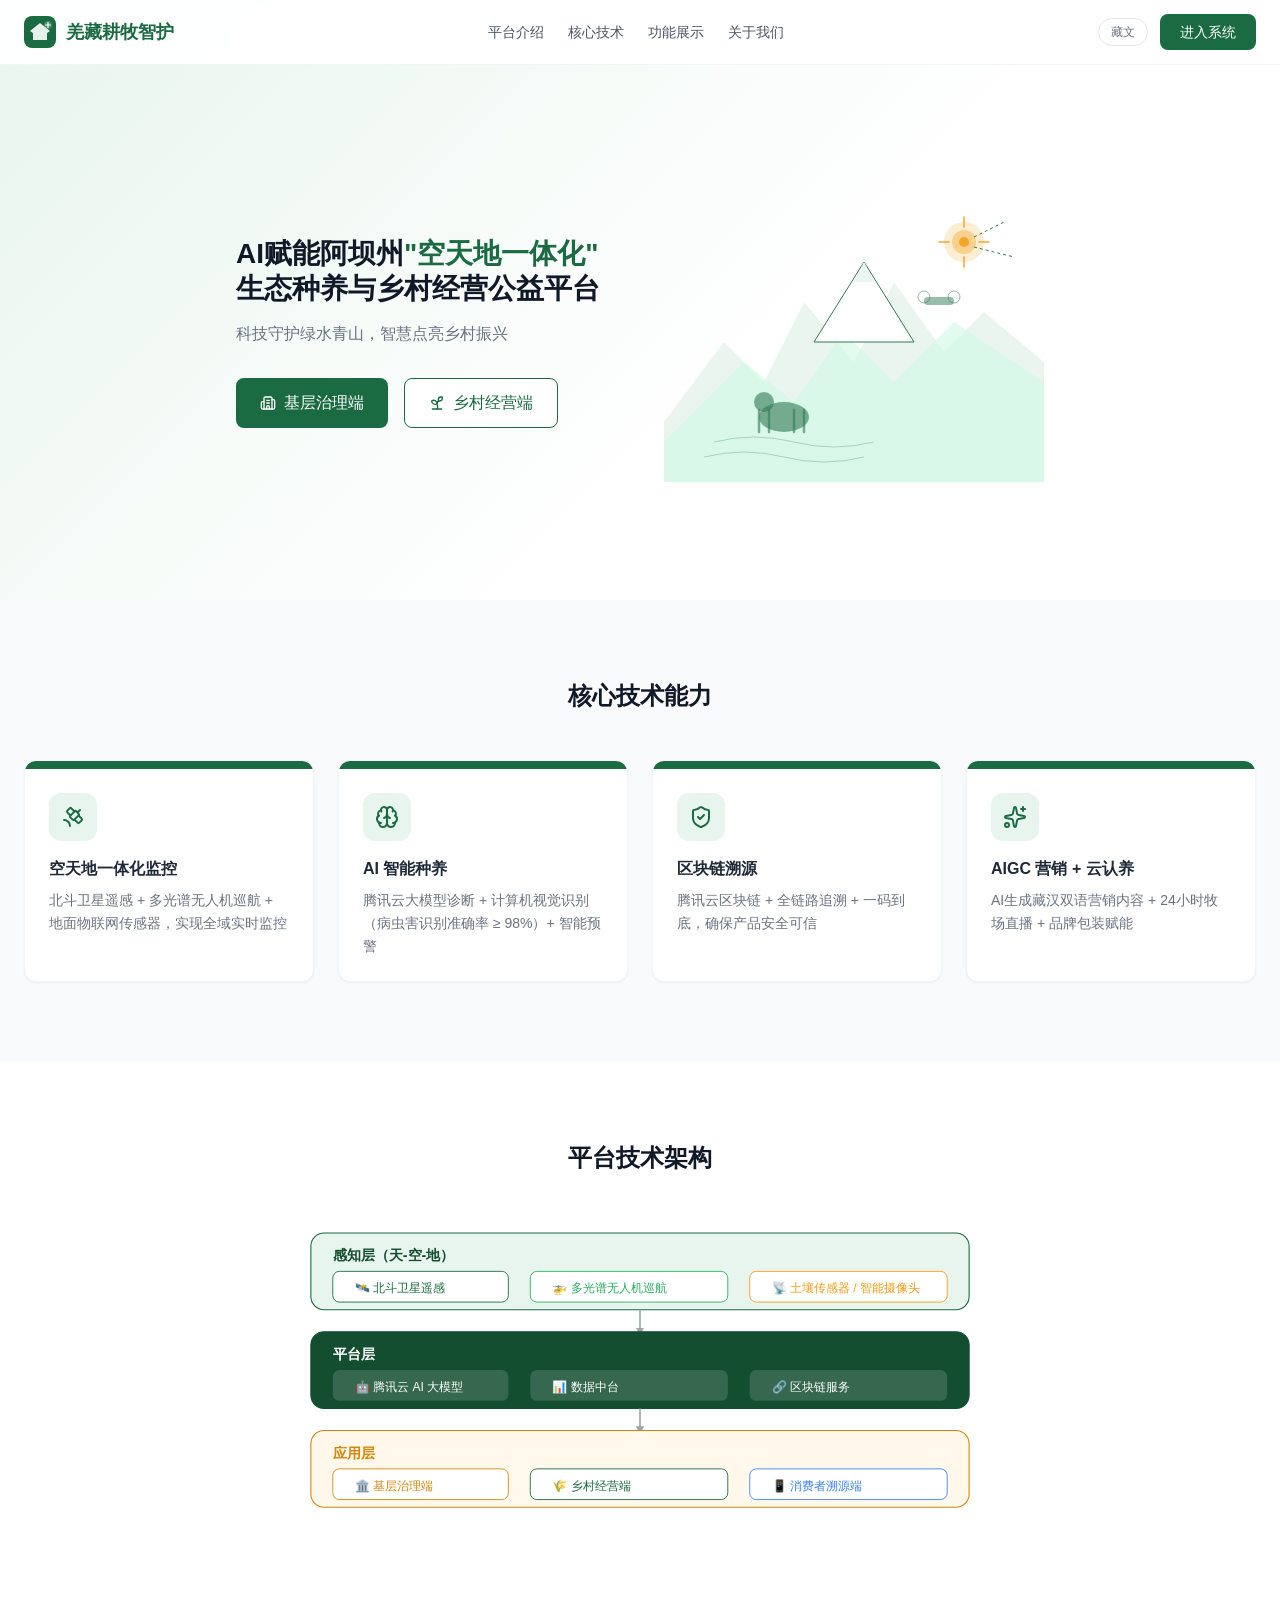
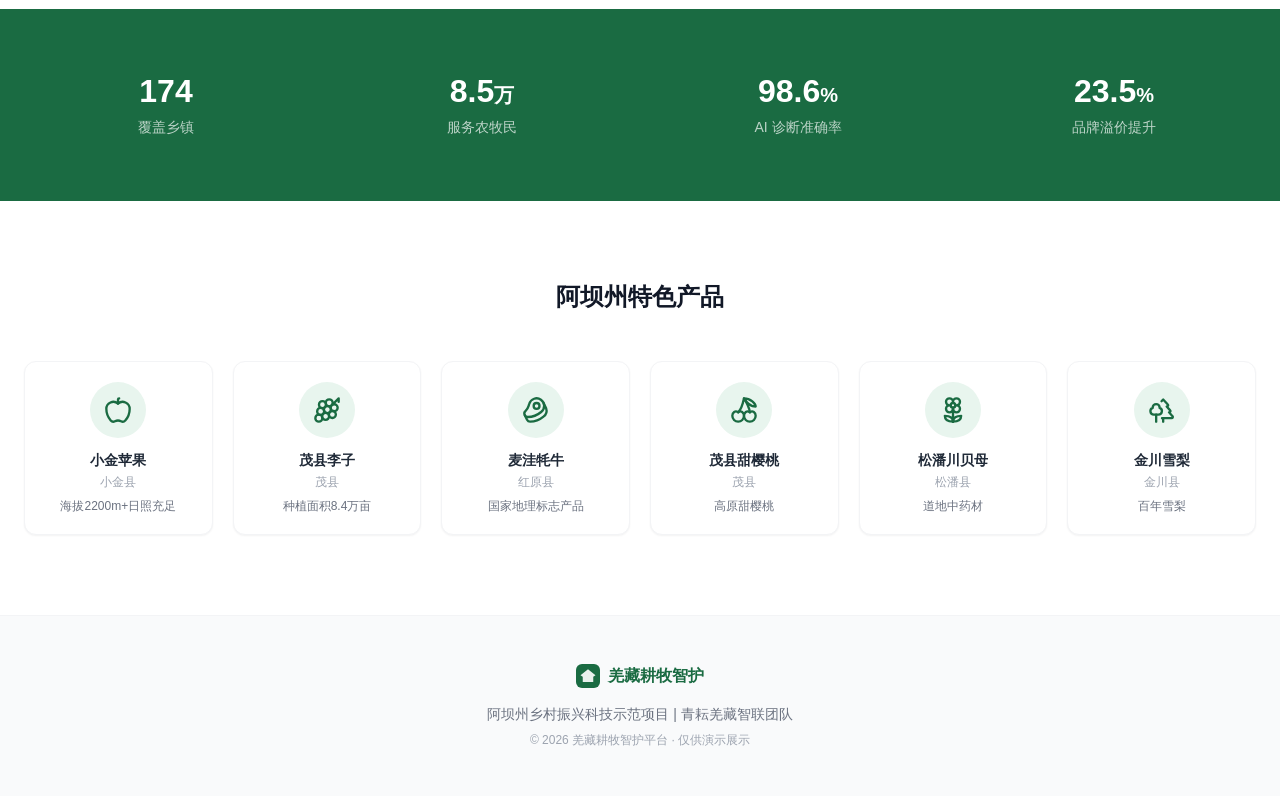
<file: index.html>
<!DOCTYPE html>
<html lang="zh-CN">
<head>
  <meta charset="UTF-8">
  <meta name="viewport" content="width=device-width, initial-scale=1.0">
  <title>羌藏耕牧智护 - AI赋能阿坝州生态种养与乡村经营平台</title>
  <!-- Google Fonts -->
  <!-- Tailwind CSS -->
  <script src="js/vendor/tailwind-play.min.js"></script>
  <script>
    tailwind.config = {
      theme: {
        extend: {
          colors: {
            primary: { DEFAULT: '#1A6B42', light: '#E8F5EE', dark: '#134E30' },
            secondary: { DEFAULT: '#D4860A', light: '#FFF8EB' },
            accent: { red: '#E74C3C', orange: '#F39C12' }
          },
          fontFamily: { sans: ['Noto Sans SC', '-apple-system', 'BlinkMacSystemFont', 'Segoe UI', 'sans-serif'] }
        }
      }
    }
  </script>
  <!-- Lucide Icons -->
  <script src="js/vendor/lucide.min.js"></script>
  <!-- Custom CSS -->
  <link rel="stylesheet" href="css/custom.css">
</head>
<body class="bg-white text-gray-800">

  <!-- ========== 顶部导航栏 ========== -->
  <header class="fixed top-0 left-0 right-0 bg-white/95 backdrop-blur border-b border-gray-100 z-50">
    <div class="max-w-7xl mx-auto px-6 h-16 flex items-center justify-between">
      <!-- Logo -->
      <a href="#" class="flex items-center gap-2.5">
        <svg width="32" height="32" viewBox="0 0 32 32" fill="none">
          <rect width="32" height="32" rx="8" fill="#1A6B42"/>
          <path d="M16 7L6 15l3 2v7h14v-7l3-2L16 7z" fill="white" opacity="0.9"/>
          <circle cx="24" cy="9" r="4" fill="white" opacity="0.2"/>
          <path d="M24 6.5v5M21.5 9h5" stroke="white" stroke-width="1.2" stroke-linecap="round"/>
        </svg>
        <span class="text-lg font-bold text-primary">羌藏耕牧智护</span>
      </a>
      <!-- 导航链接 -->
      <nav class="hidden md:flex items-center gap-6 text-sm text-gray-600">
        <a href="#intro" class="hover:text-primary transition">平台介绍</a>
        <a href="#tech" class="hover:text-primary transition">核心技术</a>
        <a href="#features" class="hover:text-primary transition">功能展示</a>
        <a href="#about" class="hover:text-primary transition">关于我们</a>
      </nav>
      <!-- 右侧按钮 -->
      <div class="flex items-center gap-3">
        <button id="lang-switch" class="lang-switch">藏文</button>
        <a href="login.html" class="bg-primary text-white px-5 py-2 rounded-lg font-medium hover:opacity-90 transition text-sm">进入系统</a>
      </div>
    </div>
  </header>

  <!-- ========== Hero 区域 ========== -->
  <section id="intro" class="pt-16 min-h-[600px] flex items-center" style="background: linear-gradient(135deg, #E8F5EE 0%, #FFFFFF 60%);">
    <div class="max-w-7xl mx-auto px-6 py-16 grid md:grid-cols-2 gap-12 items-center">
      <div>
        <h1 class="text-[28px] font-bold text-gray-900 leading-tight mb-4">
          AI赋能阿坝州<span class="text-primary">"空天地一体化"</span><br>生态种养与乡村经营公益平台
        </h1>
        <p class="text-base text-gray-500 mb-8" data-zh="科技守护绿水青山，智慧点亮乡村振兴" data-bo="ལྟེ་གནས་གཙང་ཆུ་དང་རྩེ་མོ་སྲུང་སྐྱོབ།">科技守护绿水青山，智慧点亮乡村振兴</p>
        <div class="flex gap-4">
          <a href="login.html" class="bg-primary text-white px-6 py-3 rounded-lg font-medium hover:opacity-90 transition flex items-center gap-2">
            <i data-lucide="building-2" class="w-4 h-4"></i>
            基层治理端
          </a>
          <a href="login.html" class="bg-white text-primary border border-primary px-6 py-3 rounded-lg font-medium hover:bg-primary-light transition flex items-center gap-2">
            <i data-lucide="sprout" class="w-4 h-4"></i>
            乡村经营端
          </a>
        </div>
      </div>
      <!-- Hero 装饰插画 -->
      <div class="flex justify-center">
        <svg width="380" height="300" viewBox="0 0 380 300" fill="none" class="opacity-90">
          <!-- 山脉 -->
          <path d="M0 240L60 160L100 200L140 120L190 180L230 100L280 170L320 130L380 180V300H0V240Z" fill="#E8F5EE"/>
          <path d="M0 260L80 180L130 220L180 150L230 200L290 140L380 200V300H0V260Z" fill="#D1FAE5" opacity="0.7"/>
          <!-- 雪山 -->
          <path d="M200 80L250 160H150L200 80Z" fill="white" stroke="#1A6B42" stroke-width="1"/>
          <path d="M190 100L200 80L210 100Z" fill="#E8F5EE"/>
          <!-- 太阳/卫星 -->
          <circle cx="300" cy="60" r="20" fill="#F39C12" opacity="0.2"/>
          <circle cx="300" cy="60" r="12" fill="#F39C12" opacity="0.4"/>
          <circle cx="300" cy="60" r="5" fill="#F39C12"/>
          <line x1="300" y1="35" x2="300" y2="45" stroke="#F39C12" stroke-width="1.5" stroke-linecap="round"/>
          <line x1="300" y1="75" x2="300" y2="85" stroke="#F39C12" stroke-width="1.5" stroke-linecap="round"/>
          <line x1="275" y1="60" x2="285" y2="60" stroke="#F39C12" stroke-width="1.5" stroke-linecap="round"/>
          <line x1="315" y1="60" x2="325" y2="60" stroke="#F39C12" stroke-width="1.5" stroke-linecap="round"/>
          <!-- 信号线 -->
          <path d="M310 55L340 40" stroke="#1A6B42" stroke-width="1" stroke-dasharray="3 3"/>
          <path d="M310 65L350 75" stroke="#1A6B42" stroke-width="1" stroke-dasharray="3 3"/>
          <!-- 牦牛剪影 -->
          <ellipse cx="120" cy="235" rx="25" ry="15" fill="#1A6B42" opacity="0.6"/>
          <circle cx="100" cy="220" r="10" fill="#1A6B42" opacity="0.6"/>
          <line x1="95" y1="228" x2="95" y2="250" stroke="#1A6B42" stroke-width="2.5" stroke-linecap="round" opacity="0.6"/>
          <line x1="105" y1="228" x2="105" y2="250" stroke="#1A6B42" stroke-width="2.5" stroke-linecap="round" opacity="0.6"/>
          <line x1="130" y1="228" x2="130" y2="250" stroke="#1A6B42" stroke-width="2.5" stroke-linecap="round" opacity="0.6"/>
          <line x1="140" y1="228" x2="140" y2="250" stroke="#1A6B42" stroke-width="2.5" stroke-linecap="round" opacity="0.6"/>
          <!-- 梯田 -->
          <path d="M50 260Q90 250 130 260Q170 270 210 260" stroke="#1A6B42" stroke-width="1" fill="none" opacity="0.3"/>
          <path d="M40 275Q80 265 120 275Q160 285 200 275" stroke="#1A6B42" stroke-width="1" fill="none" opacity="0.3"/>
          <!-- 无人机 -->
          <rect x="260" y="115" width="30" height="8" rx="4" fill="#1A6B42" opacity="0.5"/>
          <circle cx="260" cy="115" r="6" fill="none" stroke="#1A6B42" stroke-width="1" opacity="0.5"/>
          <circle cx="290" cy="115" r="6" fill="none" stroke="#1A6B42" stroke-width="1" opacity="0.5"/>
        </svg>
      </div>
    </div>
  </section>

  <!-- ========== 核心能力展示 ========== -->
  <section id="tech" class="py-20 bg-gray-50">
    <div class="max-w-7xl mx-auto px-6">
      <h2 class="text-center text-2xl font-bold text-gray-900 mb-12">核心技术能力</h2>
      <div class="grid md:grid-cols-4 gap-6">
        <!-- 卡片1 -->
        <div class="bg-white rounded-xl shadow-sm border border-gray-100 overflow-hidden hover:shadow-md transition">
          <div class="h-2 bg-primary"></div>
          <div class="p-6">
            <div class="w-12 h-12 rounded-xl bg-primary-light flex items-center justify-center mb-4">
              <i data-lucide="satellite" class="w-6 h-6 text-primary"></i>
            </div>
            <h3 class="font-semibold text-gray-800 mb-2">空天地一体化监控</h3>
            <p class="text-sm text-gray-500 leading-relaxed">北斗卫星遥感 + 多光谱无人机巡航 + 地面物联网传感器，实现全域实时监控</p>
          </div>
        </div>
        <!-- 卡片2 -->
        <div class="bg-white rounded-xl shadow-sm border border-gray-100 overflow-hidden hover:shadow-md transition">
          <div class="h-2 bg-primary"></div>
          <div class="p-6">
            <div class="w-12 h-12 rounded-xl bg-primary-light flex items-center justify-center mb-4">
              <i data-lucide="brain" class="w-6 h-6 text-primary"></i>
            </div>
            <h3 class="font-semibold text-gray-800 mb-2">AI 智能种养</h3>
            <p class="text-sm text-gray-500 leading-relaxed">腾讯云大模型诊断 + 计算机视觉识别（病虫害识别准确率 ≥ 98%）+ 智能预警</p>
          </div>
        </div>
        <!-- 卡片3 -->
        <div class="bg-white rounded-xl shadow-sm border border-gray-100 overflow-hidden hover:shadow-md transition">
          <div class="h-2 bg-primary"></div>
          <div class="p-6">
            <div class="w-12 h-12 rounded-xl bg-primary-light flex items-center justify-center mb-4">
              <i data-lucide="shield-check" class="w-6 h-6 text-primary"></i>
            </div>
            <h3 class="font-semibold text-gray-800 mb-2">区块链溯源</h3>
            <p class="text-sm text-gray-500 leading-relaxed">腾讯云区块链 + 全链路追溯 + 一码到底，确保产品安全可信</p>
          </div>
        </div>
        <!-- 卡片4 -->
        <div class="bg-white rounded-xl shadow-sm border border-gray-100 overflow-hidden hover:shadow-md transition">
          <div class="h-2 bg-primary"></div>
          <div class="p-6">
            <div class="w-12 h-12 rounded-xl bg-primary-light flex items-center justify-center mb-4">
              <i data-lucide="sparkles" class="w-6 h-6 text-primary"></i>
            </div>
            <h3 class="font-semibold text-gray-800 mb-2">AIGC 营销 + 云认养</h3>
            <p class="text-sm text-gray-500 leading-relaxed">AI生成藏汉双语营销内容 + 24小时牧场直播 + 品牌包装赋能</p>
          </div>
        </div>
      </div>
    </div>
  </section>

  <!-- ========== 平台架构图 ========== -->
  <section id="features" class="py-20 bg-white">
    <div class="max-w-7xl mx-auto px-6">
      <h2 class="text-center text-2xl font-bold text-gray-900 mb-12">平台技术架构</h2>
      <div class="max-w-3xl mx-auto">
        <svg width="100%" viewBox="0 0 700 280" fill="none" class="mx-auto">
          <!-- 感知层 -->
          <rect x="50" y="10" width="600" height="70" rx="12" fill="#E8F5EE" stroke="#1A6B42" stroke-width="1"/>
          <text x="70" y="35" font-size="13" font-weight="600" fill="#134E30">感知层（天-空-地）</text>
          <!-- 天 -->
          <rect x="70" y="45" width="160" height="28" rx="6" fill="white" stroke="#1A6B42" stroke-width="0.8"/>
          <text x="90" y="64" font-size="11" fill="#1A6B42">🛰️ 北斗卫星遥感</text>
          <!-- 空 -->
          <rect x="250" y="45" width="180" height="28" rx="6" fill="white" stroke="#27AE60" stroke-width="0.8"/>
          <text x="270" y="64" font-size="11" fill="#27AE60">🚁 多光谱无人机巡航</text>
          <!-- 地 -->
          <rect x="450" y="45" width="180" height="28" rx="6" fill="white" stroke="#F39C12" stroke-width="0.8"/>
          <text x="470" y="64" font-size="11" fill="#F39C12">📡 土壤传感器 / 智能摄像头</text>
          <!-- 箭头 -->
          <path d="M350 80L350 100" stroke="#9CA3AF" stroke-width="1.5" marker-end="url(#arrow)"/>
          <defs><marker id="arrow" viewBox="0 0 10 10" refX="5" refY="5" markerWidth="5" markerHeight="5" orient="auto"><path d="M0 0L10 5L0 10Z" fill="#9CA3AF"/></marker></defs>
          <!-- 平台层 -->
          <rect x="50" y="100" width="600" height="70" rx="12" fill="#134E30" stroke="#134E30" stroke-width="1"/>
          <text x="70" y="125" font-size="13" font-weight="600" fill="white">平台层</text>
          <rect x="70" y="135" width="160" height="28" rx="6" fill="rgba(255,255,255,0.15)"/>
          <text x="90" y="154" font-size="11" fill="white">🤖 腾讯云 AI 大模型</text>
          <rect x="250" y="135" width="180" height="28" rx="6" fill="rgba(255,255,255,0.15)"/>
          <text x="270" y="154" font-size="11" fill="white">📊 数据中台</text>
          <rect x="450" y="135" width="180" height="28" rx="6" fill="rgba(255,255,255,0.15)"/>
          <text x="470" y="154" font-size="11" fill="white">🔗 区块链服务</text>
          <!-- 箭头 -->
          <path d="M350 170L350 190" stroke="#9CA3AF" stroke-width="1.5" marker-end="url(#arrow)"/>
          <!-- 应用层 -->
          <rect x="50" y="190" width="600" height="70" rx="12" fill="#FFF8EB" stroke="#D4860A" stroke-width="1"/>
          <text x="70" y="215" font-size="13" font-weight="600" fill="#D4860A">应用层</text>
          <rect x="70" y="225" width="160" height="28" rx="6" fill="white" stroke="#D4860A" stroke-width="0.8"/>
          <text x="90" y="244" font-size="11" fill="#D4860A">🏛️ 基层治理端</text>
          <rect x="250" y="225" width="180" height="28" rx="6" fill="white" stroke="#1A6B42" stroke-width="0.8"/>
          <text x="270" y="244" font-size="11" fill="#1A6B42">🌾 乡村经营端</text>
          <rect x="450" y="225" width="180" height="28" rx="6" fill="white" stroke="#3B82F6" stroke-width="0.8"/>
          <text x="470" y="244" font-size="11" fill="#3B82F6">📱 消费者溯源端</text>
        </svg>
      </div>
    </div>
  </section>

  <!-- ========== 数据成果 ========== -->
  <section class="py-16 bg-primary">
    <div class="max-w-7xl mx-auto px-6">
      <div class="grid grid-cols-2 md:grid-cols-4 gap-8 text-center">
        <div>
          <div class="text-3xl md:text-[32px] font-bold text-white mb-2">174</div>
          <div class="text-sm text-white/70">覆盖乡镇</div>
        </div>
        <div>
          <div class="text-3xl md:text-[32px] font-bold text-white mb-2">8.5<span class="text-xl">万</span></div>
          <div class="text-sm text-white/70">服务农牧民</div>
        </div>
        <div>
          <div class="text-3xl md:text-[32px] font-bold text-white mb-2">98.6<span class="text-xl">%</span></div>
          <div class="text-sm text-white/70">AI 诊断准确率</div>
        </div>
        <div>
          <div class="text-3xl md:text-[32px] font-bold text-white mb-2">23.5<span class="text-xl">%</span></div>
          <div class="text-sm text-white/70">品牌溢价提升</div>
        </div>
      </div>
    </div>
  </section>

  <!-- ========== 特色产品展示 ========== -->
  <section class="py-20 bg-white">
    <div class="max-w-7xl mx-auto px-6">
      <h2 class="text-center text-2xl font-bold text-gray-900 mb-12">阿坝州特色产品</h2>
      <div class="grid grid-cols-2 md:grid-cols-3 lg:grid-cols-6 gap-5" id="products-grid">
        <!-- JS 动态渲染 -->
      </div>
    </div>
  </section>

  <!-- ========== 底部 ========== -->
  <footer id="about" class="py-12 bg-gray-50 border-t border-gray-100">
    <div class="max-w-7xl mx-auto px-6 text-center">
      <div class="flex items-center justify-center gap-2 mb-4">
        <svg width="24" height="24" viewBox="0 0 32 32" fill="none">
          <rect width="32" height="32" rx="8" fill="#1A6B42"/>
          <path d="M16 7L6 15l3 2v7h14v-7l3-2L16 7z" fill="white" opacity="0.9"/>
        </svg>
        <span class="font-semibold text-primary">羌藏耕牧智护</span>
      </div>
      <p class="text-sm text-gray-500 mb-2">阿坝州乡村振兴科技示范项目 | 青耘羌藏智联团队</p>
      <p class="text-xs text-gray-400">© 2026 羌藏耕牧智护平台 · 仅供演示展示</p>
    </div>
  </footer>

  <!-- Scripts -->
  <script src="js/mock-data.js"></script>
  <script src="js/components.js"></script>
  <script>
    document.addEventListener('DOMContentLoaded', () => {
      initCommon();

      // 渲染特色产品卡片
      const grid = document.getElementById('products-grid');
      if (grid && window.MockData) {
        const icons = {
          '小金苹果': 'apple', '茂县李子': 'grape', '麦洼牦牛': 'beef',
          '茂县甜樱桃': 'cherry', '松潘川贝母': 'flower2', '金川雪梨': 'trees'
        };
        window.MockData.featuredProducts.forEach(p => {
          const iconName = icons[p.name] || 'package';
          grid.innerHTML += `
            <div class="bg-white rounded-xl shadow-sm border border-gray-100 p-5 text-center hover:shadow-md transition">
              <div class="w-14 h-14 rounded-full bg-primary-light flex items-center justify-center mx-auto mb-3">
                <i data-lucide="${iconName}" class="w-7 h-7 text-primary"></i>
              </div>
              <h4 class="font-semibold text-gray-800 text-sm mb-1">${p.name}</h4>
              <p class="text-xs text-gray-400 mb-2">${p.county}</p>
              <p class="text-xs text-gray-500">${p.feature}</p>
            </div>
          `;
        });
        // 重新初始化图标
        if (window.lucide) lucide.createIcons();
      }
    });
  </script>
</body>
</html>
</file>
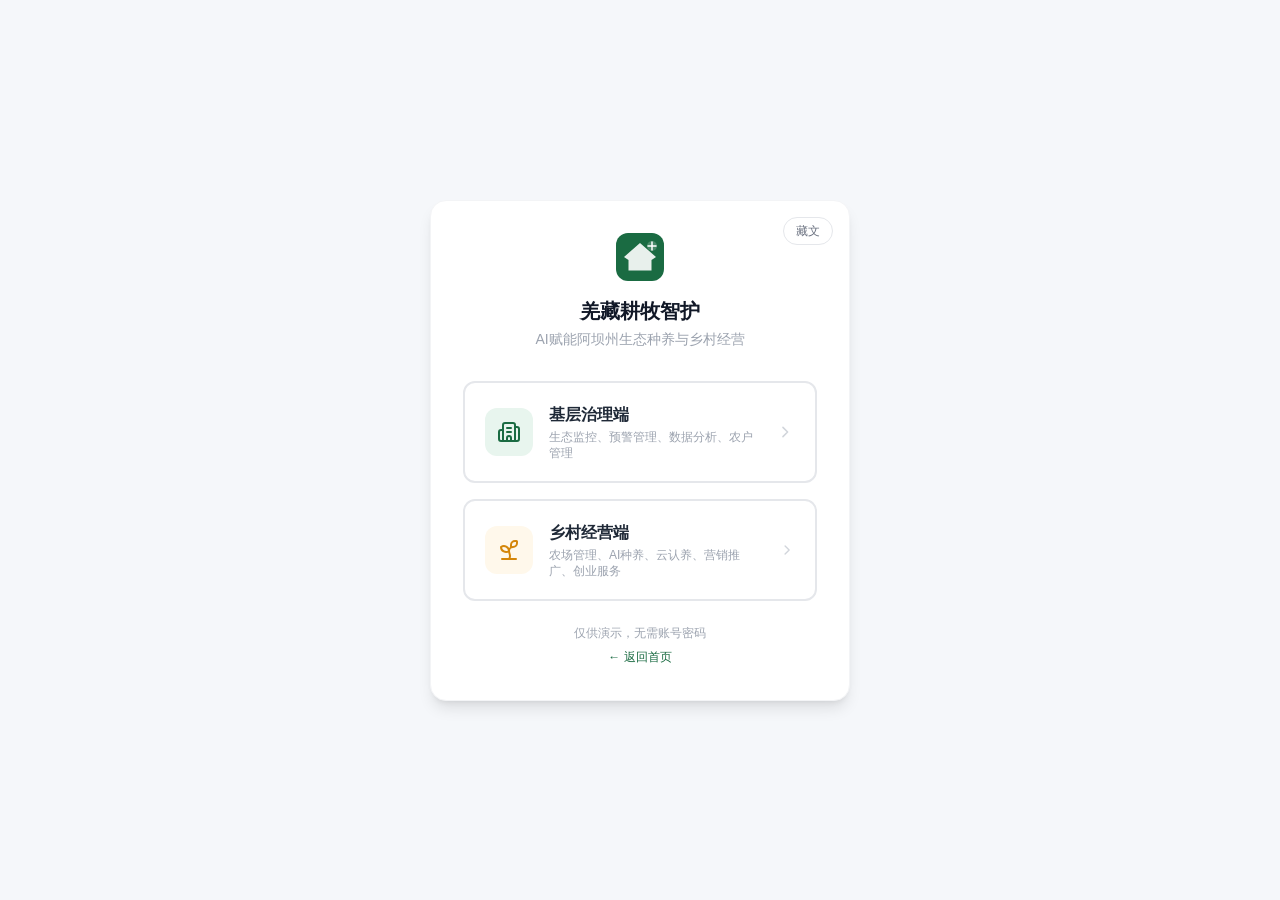
<file: login.html>
<!DOCTYPE html>
<html lang="zh-CN">
<head>
  <meta charset="UTF-8">
  <meta name="viewport" content="width=device-width, initial-scale=1.0">
  <title>登录 - 羌藏耕牧智护</title>
  <script src="js/vendor/tailwind-play.min.js"></script>
  <script>
    tailwind.config = {
      theme: {
        extend: {
          colors: {
            primary: { DEFAULT: '#1A6B42', light: '#E8F5EE', dark: '#134E30' },
            secondary: { DEFAULT: '#D4860A', light: '#FFF8EB' },
            accent: { red: '#E74C3C', orange: '#F39C12' }
          },
          fontFamily: { sans: ['Noto Sans SC', '-apple-system', 'BlinkMacSystemFont', 'Segoe UI', 'sans-serif'] }
        }
      }
    }
  </script>
  <script src="js/vendor/lucide.min.js"></script>
  <link rel="stylesheet" href="css/custom.css">
</head>
<body class="min-h-screen flex items-center justify-center" style="background:#F5F7FA">

  <!-- 登录卡片 -->
  <div class="w-full max-w-[420px] mx-4">
    <div class="bg-white rounded-2xl shadow-lg border border-gray-100 p-8 relative">
      <!-- 右上角双语切换 -->
      <div class="absolute top-4 right-4">
        <button id="lang-switch" class="lang-switch">藏文</button>
      </div>

      <!-- Logo + 标题 -->
      <div class="text-center mb-8">
        <div class="flex justify-center mb-4">
          <svg width="48" height="48" viewBox="0 0 48 48" fill="none">
            <rect width="48" height="48" rx="12" fill="#1A6B42"/>
            <path d="M24 10L8 24l4.5 3v10.5h23V27l4.5-3L24 10z" fill="white" opacity="0.9"/>
            <circle cx="36" cy="13" r="5" fill="white" opacity="0.2"/>
            <path d="M36 9v8M32 13h8" stroke="white" stroke-width="1.5" stroke-linecap="round"/>
          </svg>
        </div>
        <h1 class="text-xl font-bold text-gray-900 mb-1">羌藏耕牧智护</h1>
        <p class="text-sm text-gray-400" data-zh="AI赋能阿坝州生态种养与乡村经营" data-bo="AIགོ་རྒྱུ་མར་རྩེ་མོའི་ཞིང་ལས་དང་གྲོང་གསེབ་ལས་གཏོད་ལ་ཤུགས་སྣོན་བྱེད།">AI赋能阿坝州生态种养与乡村经营</p>
      </div>

      <!-- 角色选择 -->
      <div class="space-y-4">
        <!-- 基层治理端 -->
        <a href="governance/dashboard.html" class="block group">
          <div class="border-2 border-gray-200 rounded-xl p-5 hover:border-primary hover:bg-primary-light/30 transition-all duration-200">
            <div class="flex items-center gap-4">
              <div class="w-12 h-12 rounded-xl bg-primary-light flex items-center justify-center flex-shrink-0 group-hover:bg-primary group-hover:text-white transition">
                <i data-lucide="building-2" class="w-6 h-6 text-primary group-hover:text-white transition"></i>
              </div>
              <div>
                <h3 class="font-semibold text-gray-800 group-hover:text-primary transition" data-zh="基层治理端" data-bo="གོང་རིམ་བདེ་འཛིང་ཕྱོགས།">基层治理端</h3>
                <p class="text-xs text-gray-400 mt-0.5" data-zh="生态监控、预警管理、数据分析、农户管理" data-bo="སྒྱུ་ཁམས་ལྟ་སྐོར། ཉེན་ཟླ་དོ་དམ། གཞི་རྩ་ཞིབ་བཤེར།">生态监控、预警管理、数据分析、农户管理</p>
              </div>
              <i data-lucide="chevron-right" class="w-5 h-5 text-gray-300 group-hover:text-primary ml-auto transition"></i>
            </div>
          </div>
        </a>

        <!-- 乡村经营端 -->
        <a href="farming/farm-home.html" class="block group">
          <div class="border-2 border-gray-200 rounded-xl p-5 hover:border-secondary hover:bg-secondary-light/30 transition-all duration-200">
            <div class="flex items-center gap-4">
              <div class="w-12 h-12 rounded-xl bg-secondary-light flex items-center justify-center flex-shrink-0 group-hover:bg-secondary group-hover:text-white transition">
                <i data-lucide="sprout" class="w-6 h-6 text-secondary group-hover:text-white transition"></i>
              </div>
              <div>
                <h3 class="font-semibold text-gray-800 group-hover:text-secondary transition" data-zh="乡村经营端" data-bo="གྲོང་གསེབ་གྱུར་རྒྱུ་ཕྱོགས།">乡村经营端</h3>
                <p class="text-xs text-gray-400 mt-0.5" data-zh="农场管理、AI种养、云认养、营销推广、创业服务" data-bo="ཞིང་གནས་དོ་དམ། AIལུས་པོ། གློག་སྐྱེས།">农场管理、AI种养、云认养、营销推广、创业服务</p>
              </div>
              <i data-lucide="chevron-right" class="w-5 h-5 text-gray-300 group-hover:text-secondary ml-auto transition"></i>
            </div>
          </div>
        </a>
      </div>

      <!-- 底部提示 -->
      <div class="text-center mt-6">
        <p class="text-xs text-gray-400">仅供演示，无需账号密码</p>
        <a href="index.html" class="text-xs text-primary hover:underline mt-2 inline-block">← 返回首页</a>
      </div>
    </div>
  </div>

  <!-- Scripts -->
  <script src="js/components.js"></script>
  <script>
    document.addEventListener('DOMContentLoaded', () => {
      initCommon();
    });
  </script>
</body>
</html>
</file>
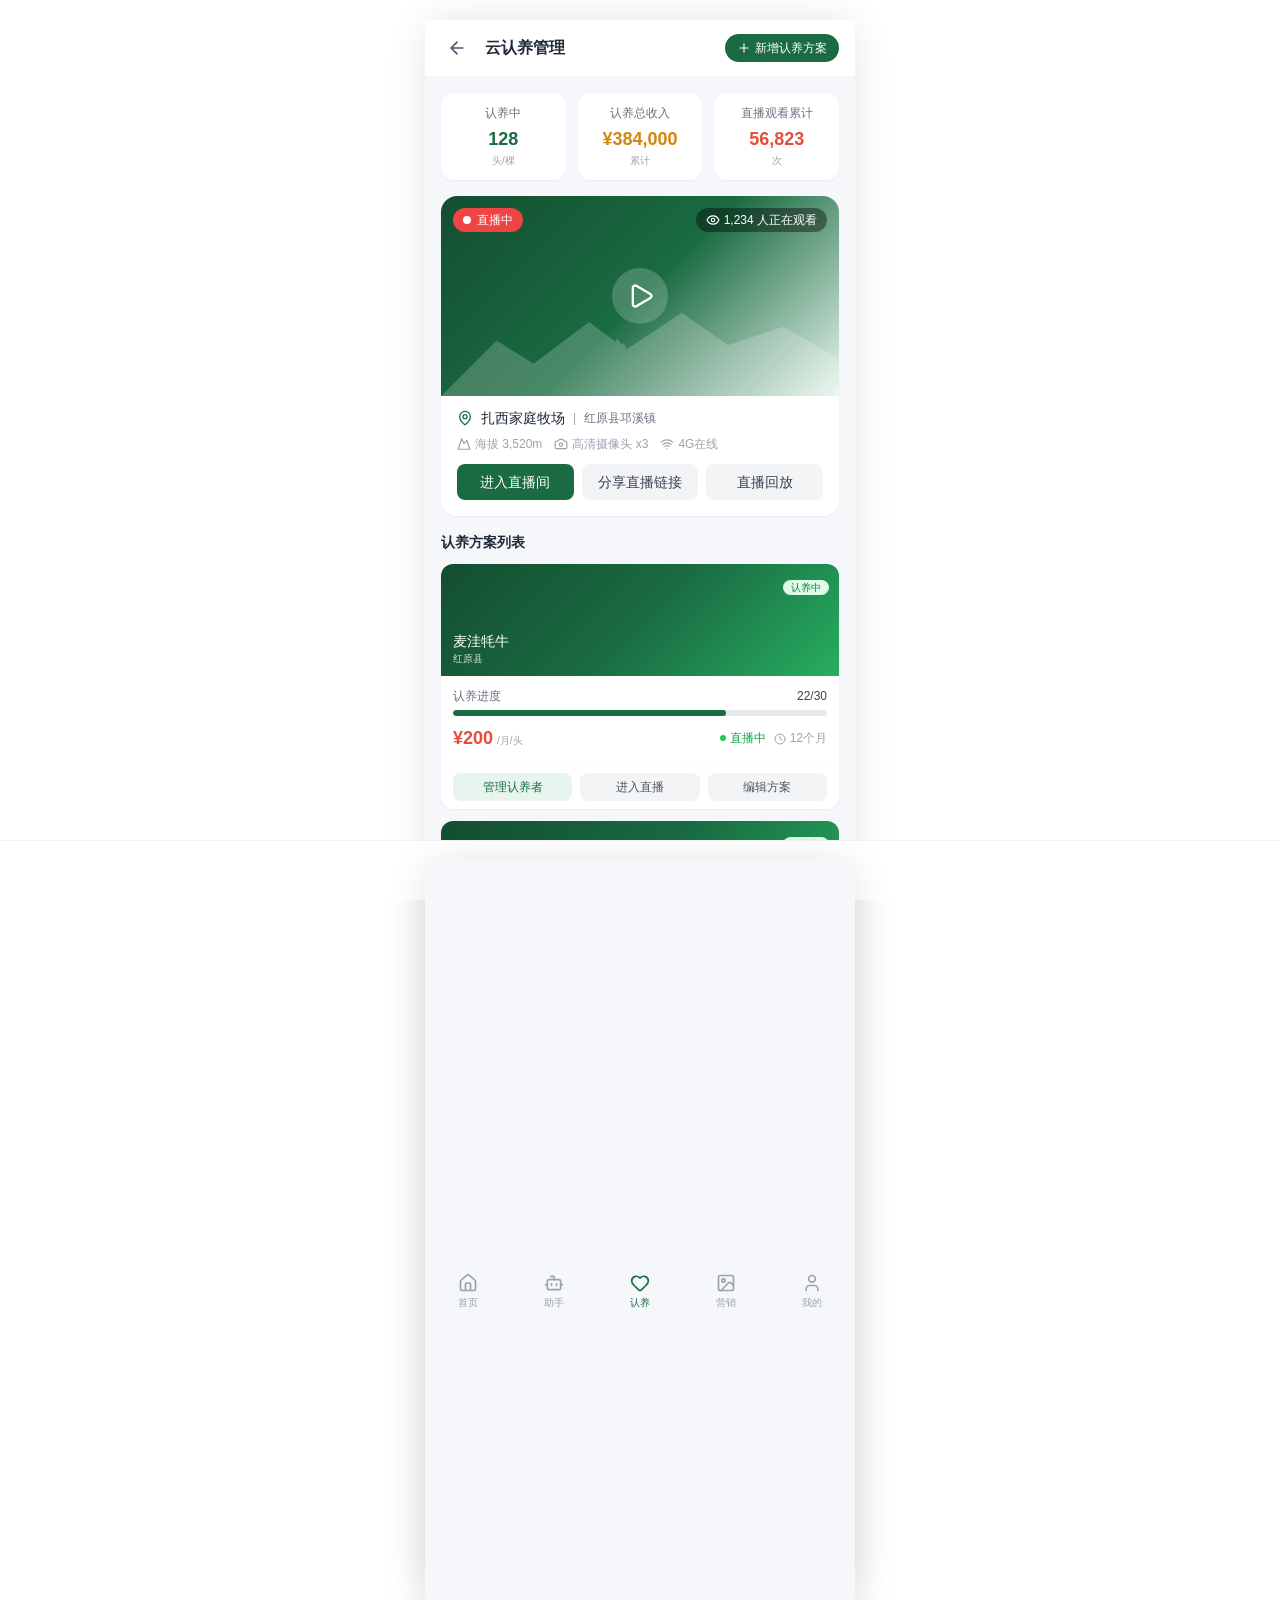
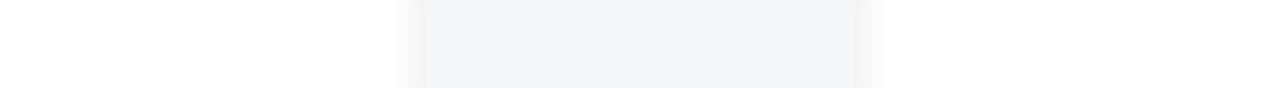
<file: farming/adoption.html>
<!DOCTYPE html>
<html lang="zh-CN">
<head>
  <meta charset="UTF-8">
  <meta name="viewport" content="width=device-width, initial-scale=1.0">
  <title>羌藏耕牧智护 - 云认养管理</title>
  <!-- Google Fonts -->
  <!-- Tailwind CSS -->
  <script src="../js/vendor/tailwind-play.min.js"></script>
  <script>
    tailwind.config = {
      theme: {
        extend: {
          colors: {
            primary: { DEFAULT: '#1A6B42', light: '#E8F5EE', dark: '#134E30' },
            secondary: { DEFAULT: '#D4860A', light: '#FFF8EB' },
            accent: { red: '#E74C3C', orange: '#F39C12' }
          },
          fontFamily: { sans: ['Noto Sans SC', '-apple-system', 'sans-serif'] }
        }
      }
    }
  </script>
  <!-- Lucide Icons -->
  <script src="../js/vendor/lucide.min.js"></script>
  <!-- Chart.js -->
  <script src="../js/vendor/chart.min.js"></script>
  <!-- Custom CSS -->
  <link rel="stylesheet" href="../css/custom.css">
</head>
<body class="farming-body">

<div class="farming-container">

  <!-- ========== 顶部标题栏 ========== -->
  <header class="sticky top-0 bg-white border-b border-gray-100 z-30 px-4 py-3 flex items-center justify-between">
    <div class="flex items-center gap-3">
      <a href="farm-home.html" class="w-8 h-8 flex items-center justify-center rounded-full hover:bg-gray-100 transition">
        <i data-lucide="arrow-left" class="w-5 h-5 text-gray-600"></i>
      </a>
      <h1 class="text-base font-semibold text-gray-800" data-zh="云认养管理" data-bo="གློག་སྐྱེས་དོ་དམ།">云认养管理</h1>
    </div>
    <button onclick="showToast('新增认养方案功能演示')" class="flex items-center gap-1 bg-primary text-white text-xs px-3 py-1.5 rounded-full hover:bg-primary-dark transition">
      <i data-lucide="plus" class="w-3.5 h-3.5"></i>
      <span data-zh="新增认养方案" data-bo="གློག་སྐྱེས་འཆས་འགོ་གསར་བའི།">新增认养方案</span>
    </button>
  </header>

  <!-- ========== 认养数据概览 ========== -->
  <div class="px-4 pt-4">
    <div class="grid grid-cols-3 gap-3">
      <!-- 认养中 -->
      <div class="bg-white rounded-xl p-3 text-center shadow-sm">
        <div class="text-xs text-gray-500 mb-1" data-zh="认养中" data-bo="གློག་སྐྱེས་བྱེད་བཞིན།">认养中</div>
        <div class="text-lg font-bold text-primary">128</div>
        <div class="text-[10px] text-gray-400" data-zh="头/棵" data-bo="རྟ/ཤིང">头/棵</div>
      </div>
      <!-- 认养总收入 -->
      <div class="bg-white rounded-xl p-3 text-center shadow-sm">
        <div class="text-xs text-gray-500 mb-1" data-zh="认养总收入" data-bo="དོན་ཡོད་དངུལ་འགྱོ">认养总收入</div>
        <div class="text-lg font-bold text-secondary">¥384,000</div>
        <div class="text-[10px] text-gray-400" data-zh="累计" data-bo="བསྡོམས་འབྲེལ།">累计</div>
      </div>
      <!-- 直播观看累计 -->
      <div class="bg-white rounded-xl p-3 text-center shadow-sm">
        <div class="text-xs text-gray-500 mb-1" data-zh="直播观看累计" data-bo="ལངས་སྤྲོད་ལྟ་བ་">直播观看累计</div>
        <div class="text-lg font-bold text-accent-red">56,823</div>
        <div class="text-[10px] text-gray-400" data-zh="次" data-bo="ཐེངས།">次</div>
      </div>
    </div>
  </div>

  <!-- ========== 24小时牧场直播 ========== -->
  <div class="px-4 pt-4">
    <div class="rounded-2xl overflow-hidden shadow-sm">
      <!-- 直播画面区域 -->
      <div class="live-card-bg relative" style="height: 200px;">
        <!-- 牦牛剪影SVG -->
        <svg class="absolute bottom-0 left-0 right-0 opacity-20" viewBox="0 0 430 120" fill="white">
          <!-- 山脉轮廓 -->
          <path d="M0 120 L60 60 L100 85 L160 40 L200 70 L260 30 L310 65 L370 45 L430 80 L430 120Z"/>
          <!-- 牦牛剪影 -->
          <g transform="translate(180, 55) scale(0.5)">
            <path d="M30 50 Q35 35 40 30 Q38 20 35 15 L30 20 Q25 10 20 5 Q15 15 18 25 Q10 30 8 40 Q5 45 10 50 L15 55 Q20 60 25 58 Q28 55 30 50Z"/>
            <ellipse cx="18" cy="35" rx="3" ry="2"/>
            <line x1="8" y1="50" x2="2" y2="58" stroke="white" stroke-width="2"/>
            <line x1="25" y1="55" x2="28" y2="62" stroke="white" stroke-width="2"/>
          </g>
          <g transform="translate(280, 50) scale(0.6)">
            <path d="M30 50 Q35 35 40 30 Q38 20 35 15 L30 20 Q25 10 20 5 Q15 15 18 25 Q10 30 8 40 Q5 45 10 50 L15 55 Q20 60 25 58 Q28 55 30 50Z"/>
            <ellipse cx="18" cy="35" rx="3" ry="2"/>
            <line x1="8" y1="50" x2="2" y2="58" stroke="white" stroke-width="2"/>
            <line x1="25" y1="55" x2="28" y2="62" stroke="white" stroke-width="2"/>
          </g>
        </svg>

        <!-- 左上角直播指示 -->
        <div class="absolute top-3 left-3 flex items-center gap-1.5 bg-red-500 text-white text-xs px-2.5 py-1 rounded-full">
          <span class="w-2 h-2 rounded-full bg-white animate-pulse-dot"></span>
          <span data-zh="直播中" data-bo="ལངས་སྤྲོད་བྱེད་བཞིན།">直播中</span>
        </div>

        <!-- 右上角观看人数 -->
        <div class="absolute top-3 right-3 flex items-center gap-1 bg-black/40 text-white text-xs px-2.5 py-1 rounded-full">
          <i data-lucide="eye" class="w-3.5 h-3.5"></i>
          <span>1,234 <span data-zh="人正在观看" data-bo="མི་ལྟ་བཞིན།">人正在观看</span></span>
        </div>

        <!-- 播放按钮 -->
        <div class="absolute inset-0 flex items-center justify-center">
          <div class="w-14 h-14 rounded-full bg-white/20 backdrop-blur-sm flex items-center justify-center cursor-pointer hover:bg-white/30 transition">
            <i data-lucide="play" class="w-7 h-7 text-white ml-0.5"></i>
          </div>
        </div>
      </div>

      <!-- 牧场信息 -->
      <div class="bg-white px-4 py-3">
        <div class="flex items-center gap-2 mb-2">
          <i data-lucide="map-pin" class="w-4 h-4 text-primary"></i>
          <span class="text-sm font-medium text-gray-800" data-zh="扎西家庭牧场" data-bo="བཀྲ་ཤིས་ཁྱིམ་ཚང་རྒྱུན་རྩེར།">扎西家庭牧场</span>
          <span class="text-xs text-gray-400">|</span>
          <span class="text-xs text-gray-500" data-zh="红原县邛溪镇" data-bo="རྡུང་ཡུལ་རྫོང་ཆུང་ཤོག་གྲོང">红原县邛溪镇</span>
        </div>
        <div class="flex items-center gap-3 text-xs text-gray-400">
          <span class="flex items-center gap-1"><i data-lucide="mountain" class="w-3.5 h-3.5"></i>海拔 3,520m</span>
          <span class="flex items-center gap-1"><i data-lucide="camera" class="w-3.5 h-3.5"></i>高清摄像头 x3</span>
          <span class="flex items-center gap-1"><i data-lucide="wifi" class="w-3.5 h-3.5"></i>4G在线</span>
        </div>
      </div>

      <!-- 操作按钮 -->
      <div class="bg-white px-4 pb-4 flex gap-2">
        <button onclick="showToast('直播功能演示，非真实直播')" class="flex-1 bg-primary text-white text-sm py-2 rounded-lg hover:bg-primary-dark transition font-medium" data-zh="进入直播间" data-bo="ལངས་སྤྲོད་ཁྲོད་དུ་ཕར།">进入直播间</button>
        <button onclick="showToast('直播功能演示，非真实直播')" class="flex-1 bg-gray-100 text-gray-700 text-sm py-2 rounded-lg hover:bg-gray-200 transition" data-zh="分享直播链接" data-bo="ལངས་སྤྲོད་འབྲེལ་ཐུག་བརྒྱུད།">分享直播链接</button>
        <button onclick="showToast('直播功能演示，非真实直播')" class="flex-1 bg-gray-100 text-gray-700 text-sm py-2 rounded-lg hover:bg-gray-200 transition" data-zh="直播回放" data-bo="ལངས་སྤྲོད་ཕྱིར་སྤྲོད།">直播回放</button>
      </div>
    </div>
  </div>

  <!-- ========== 认养方案列表 ========== -->
  <div class="px-4 pt-4 pb-2">
    <h2 class="text-sm font-semibold text-gray-800 mb-3" data-zh="认养方案列表" data-bo="གློག་སྐྱེས་འཆས་འགོའི་ཟླ་ཤོག">认养方案列表</h2>
    <div id="adoption-list" class="space-y-3">
      <!-- 由JS渲染 -->
    </div>
  </div>

</div>

<!-- ========== 底部Tab栏 ========== -->
<div id="tabbar"></div>

<!-- ========== 引用脚本 ========== -->
<script src="../js/mock-data.js"></script>
<script src="../js/components.js"></script>
<script src="../js/charts.js"></script>

<script>
  // ========== 渲染底部Tab栏 ==========
  document.getElementById('tabbar').innerHTML = renderFarmingTabBar('heart');

  // ========== 渲染认养方案列表 ==========
  function renderAdoptionPlans() {
    const container = document.getElementById('adoption-list');
    const plans = window.MockData.adoptionPlans;
    if (!plans) return;

    container.innerHTML = plans.map((plan, index) => {
      // 进度百分比
      const progress = Math.round((plan.adoptedCount / plan.totalCount) * 100);
      // 状态标签
      const statusTag = plan.status === 'active'
        ? '<span class="bg-green-100 text-green-700 text-[10px] px-2 py-0.5 rounded-full">' + (plan.status === 'active' ? '认养中' : '已完成') + '</span>'
        : '<span class="bg-gray-100 text-gray-500 text-[10px] px-2 py-0.5 rounded-full">已完成</span>';
      // 直播状态
      const liveStatus = plan.isLive
        ? `<span class="flex items-center gap-1 text-green-600 text-xs"><span class="w-1.5 h-1.5 rounded-full bg-green-500 animate-pulse-dot"></span><span data-zh="直播中" data-bo="ལངས་སྤྲོད་བྱེད་བཞིན།">直播中</span></span>`
        : `<span class="text-gray-400 text-xs" data-zh="未开播" data-bo="མ་བྱུང་།">未开播</span>`;
      // 认养者列表
      const adoptersHtml = plan.adopters.length > 0
        ? plan.adopters.map(a => `
            <div class="flex items-center justify-between py-2 border-b border-gray-50 last:border-0">
              <div class="flex items-center gap-2">
                <div class="w-8 h-8 rounded-full bg-primary-light flex items-center justify-center text-primary text-xs font-medium">${a.name.charAt(0)}</div>
                <div>
                  <div class="text-sm text-gray-800">${a.name}</div>
                  <div class="text-[10px] text-gray-400" data-zh="认养时长" data-bo="གློག་སྐྱེས་དུས་ཚོད།">认养时长</div>
                </div>
              </div>
              <div class="text-right">
                <div class="text-xs text-primary font-medium">${a.duration}</div>
                <div class="text-[10px] text-gray-400">${a.messages}条互动</div>
              </div>
            </div>
          `).join('')
        : '<div class="text-center text-gray-400 text-xs py-4" data-zh="暂无认养者" data-bo="གློག་སྐྱེས་མཁན་མེད།">暂无认养者</div>';

      return `
        <div class="bg-white rounded-xl overflow-hidden shadow-sm">
          <!-- 顶部图片占位 -->
          <div class="relative h-28" style="background: linear-gradient(135deg, #134E30, #1A6B42, #27AE60);">
            <!-- 状态标签 -->
            <div class="absolute top-2.5 right-2.5">
              ${statusTag}
            </div>
            <!-- 品种名 -->
            <div class="absolute bottom-2.5 left-3 text-white">
              <div class="text-sm font-medium">${plan.breed}</div>
              <div class="text-[10px] opacity-80">${plan.county}</div>
            </div>
          </div>

          <!-- 认养进度 -->
          <div class="px-3 pt-3">
            <div class="flex items-center justify-between mb-1.5">
              <span class="text-xs text-gray-500" data-zh="认养进度" data-bo="གློག་སྐྱེས་འཕེལ་རྒྱས།">认养进度</span>
              <span class="text-xs font-medium text-gray-700">${plan.adoptedCount}/${plan.totalCount}</span>
            </div>
            <div class="progress-bar">
              <div class="progress-bar-fill" style="width: ${progress}%; background: ${plan.status === 'completed' ? '#9CA3AF' : '#1A6B42'};"></div>
            </div>
          </div>

          <!-- 价格和周期 -->
          <div class="px-3 pt-2 flex items-center justify-between">
            <div class="flex items-baseline gap-1">
              <span class="text-lg font-bold text-accent-red">¥${plan.price}</span>
              <span class="text-[10px] text-gray-400">/${plan.priceUnit}</span>
            </div>
            <div class="flex items-center gap-2">
              ${liveStatus}
              <span class="text-xs text-gray-400">
                <i data-lucide="clock" class="w-3 h-3 inline-block"></i> ${plan.period}
              </span>
            </div>
          </div>

          <!-- 操作按钮 -->
          <div class="px-3 pt-3 pb-2 flex gap-2 border-t border-gray-50 mt-2 pt-3">
            <button onclick="toggleAdopters(${index})" class="flex-1 bg-primary-light text-primary text-xs py-1.5 rounded-lg hover:bg-opacity-80 transition font-medium" data-zh="管理认养者" data-bo="གློག་སྐྱེས་མཁན་དོ་དམ།">管理认养者</button>
            <button onclick="showToast('直播功能演示，非真实直播')" class="flex-1 bg-gray-100 text-gray-600 text-xs py-1.5 rounded-lg hover:bg-gray-200 transition" data-zh="进入直播" data-bo="ལངས་སྤྲོད་དུ་ཕར།">进入直播</button>
            <button onclick="showToast('编辑方案功能演示')" class="flex-1 bg-gray-100 text-gray-600 text-xs py-1.5 rounded-lg hover:bg-gray-200 transition" data-zh="编辑方案" data-bo="འཆས་འགོ་བཟོ་བཅོས།">编辑方案</button>
          </div>

          <!-- 认养者列表（手风琴折叠） -->
          <div id="adopters-${index}" class="accordion-content px-3">
            <div class="py-2">
              ${adoptersHtml}
            </div>
          </div>
        </div>
      `;
    }).join('');

    // 重新初始化Lucide图标
    if (window.lucide) lucide.createIcons();
  }

  // ========== 认养者列表折叠切换 ==========
  function toggleAdopters(index) {
    const content = document.getElementById('adopters-' + index);
    if (!content) return;
    content.classList.toggle('open');
  }

  // ========== 初始化 ==========
  document.addEventListener('DOMContentLoaded', () => {
    renderAdoptionPlans();
    initCommon();
  });
</script>

</body>
</html>
</file>
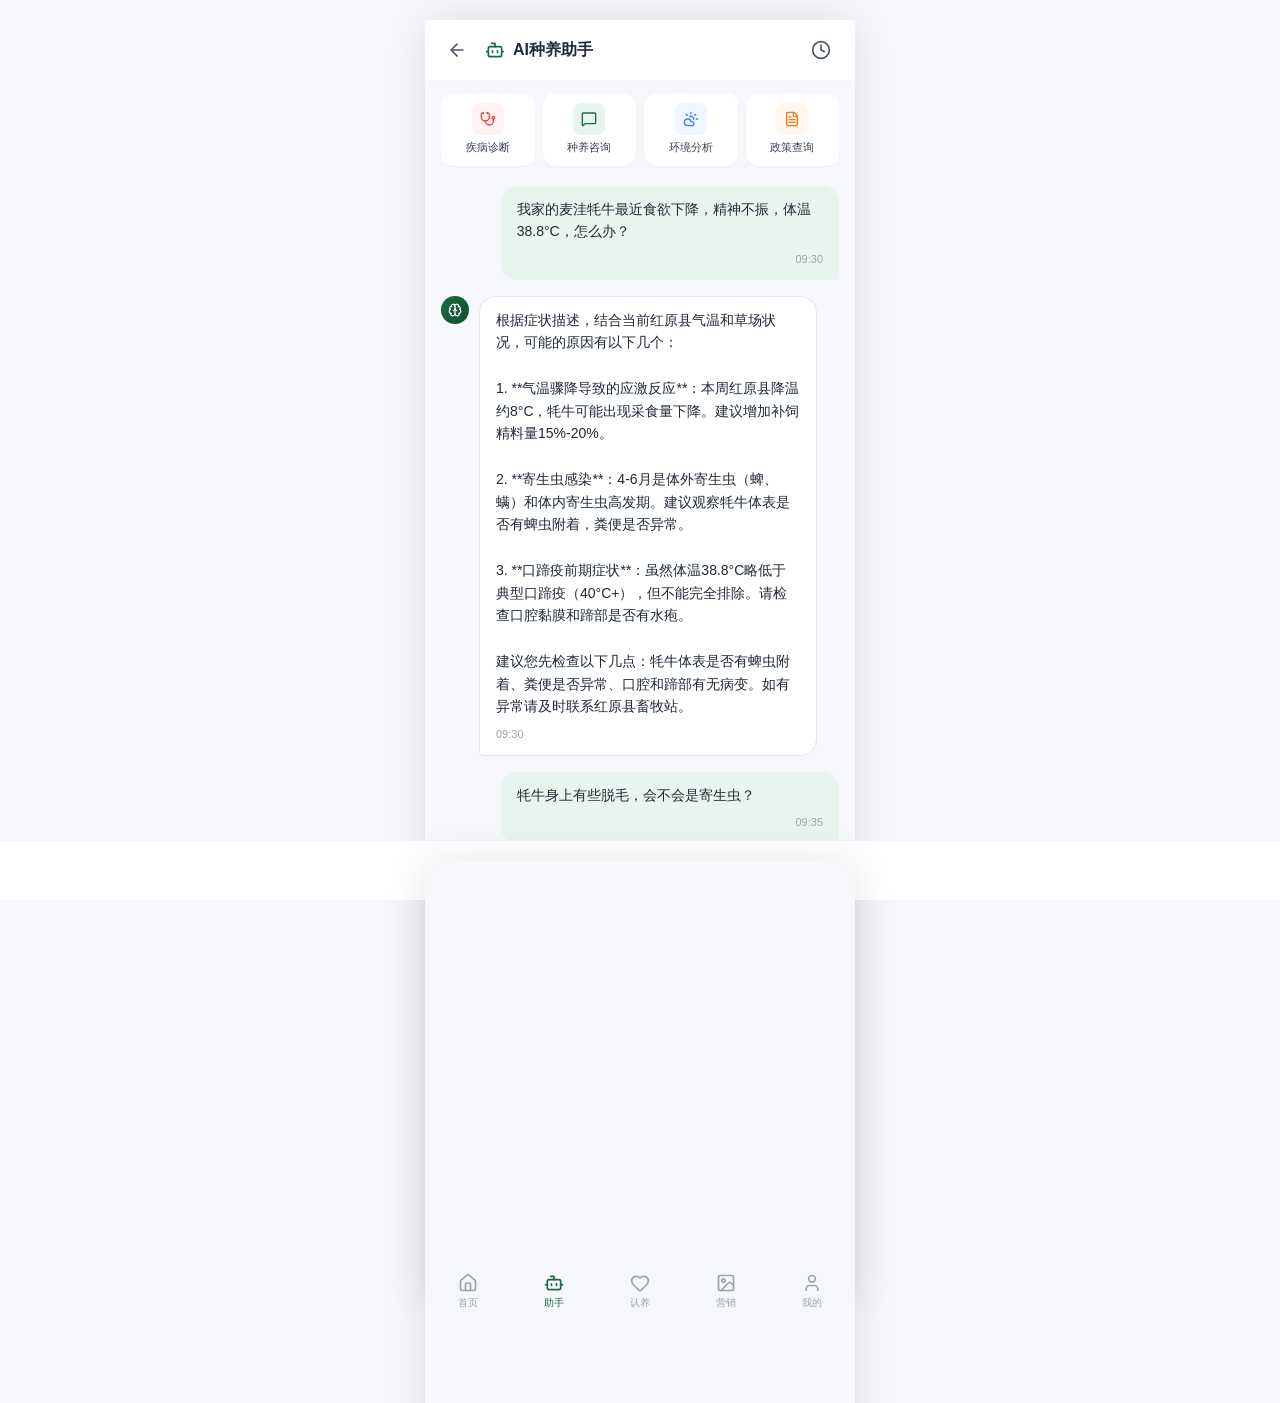
<file: farming/ai-assistant.html>
<!DOCTYPE html>
<html lang="zh-CN">
<head>
  <meta charset="UTF-8">
  <meta name="viewport" content="width=device-width, initial-scale=1.0">
  <title>羌藏耕牧智护 - AI种养助手</title>
  <!-- Google Fonts -->
  <!-- Tailwind CSS -->
  <script src="../js/vendor/tailwind-play.min.js"></script>
  <script>
    tailwind.config = {
      theme: {
        extend: {
          colors: {
            primary: { DEFAULT: '#1A6B42', light: '#E8F5EE', dark: '#134E30' },
            secondary: { DEFAULT: '#D4860A', light: '#FFF8EB' },
            accent: { red: '#E74C3C', orange: '#F39C12' }
          },
          fontFamily: { sans: ['Noto Sans SC', '-apple-system', 'sans-serif'] }
        }
      }
    }
  </script>
  <!-- Chart.js -->
  <script src="../js/vendor/chart.min.js"></script>
  <!-- Lucide Icons -->
  <script src="../js/vendor/lucide.min.js"></script>
  <!-- 自定义样式 -->
  <link rel="stylesheet" href="../css/custom.css">
  <style>
    /* 聊天区域样式 */
    .chat-area {
      scroll-behavior: smooth;
      -webkit-overflow-scrolling: touch;
    }
    .chat-area::-webkit-scrollbar {
      width: 3px;
    }
    .chat-area::-webkit-scrollbar-thumb {
      background: #d1d5db;
      border-radius: 4px;
    }

    /* 用户消息气泡 */
    .chat-bubble-user {
      background: #E8F5EE;
      border-radius: 16px 16px 4px 16px;
      max-width: 85%;
      margin-left: auto;
    }

    /* AI消息气泡 */
    .chat-bubble-ai {
      background: white;
      border: 1px solid #e5e7eb;
      border-radius: 16px 16px 16px 4px;
      max-width: 85%;
    }

    /* AI头像 */
    .ai-avatar {
      width: 28px;
      height: 28px;
      border-radius: 50%;
      background: linear-gradient(135deg, #1A6B42, #134E30);
      display: flex;
      align-items: center;
      justify-content: center;
      flex-shrink: 0;
    }

    /* 快速问题横向滚动 */
    .quick-questions-scroll {
      overflow-x: auto;
      -webkit-overflow-scrolling: touch;
      scrollbar-width: none;
      -ms-overflow-style: none;
    }
    .quick-questions-scroll::-webkit-scrollbar {
      display: none;
    }

    /* 打字指示器 */
    .typing-indicator {
      display: flex;
      align-items: center;
      gap: 4px;
      padding: 12px 16px;
    }
    .typing-dot {
      width: 6px;
      height: 6px;
      border-radius: 50%;
      background: #9CA3AF;
      animation: typingBounce 1.4s ease-in-out infinite;
    }
    .typing-dot:nth-child(2) { animation-delay: 0.2s; }
    .typing-dot:nth-child(3) { animation-delay: 0.4s; }
    @keyframes typingBounce {
      0%, 80%, 100% { transform: translateY(0); opacity: 0.3; }
      40% { transform: translateY(-6px); opacity: 1; }
    }

    /* 输入框 */
    .chat-input {
      border: none;
      outline: none;
      background: transparent;
      flex: 1;
      font-size: 14px;
      color: #374151;
    }
    .chat-input::placeholder {
      color: #9CA3AF;
    }

    /* 快速入口按钮选中态 */
    .quick-entry-btn {
      transition: all 0.2s ease;
    }
    .quick-entry-btn:active {
      transform: scale(0.95);
    }

    /* 消息淡入 */
    .msg-fade-in {
      animation: fadeInUp 0.3s ease;
    }
    @keyframes fadeInUp {
      from { opacity: 0; transform: translateY(8px); }
      to { opacity: 1; transform: translateY(0); }
    }
  </style>
</head>
<body class="farming-body bg-[#F5F7FA] font-sans">
  <div class="farming-container flex flex-col min-h-screen">

    <!-- ===== 顶部导航栏 ===== -->
    <header class="sticky top-0 z-30 bg-white px-4 py-3 flex items-center justify-between border-b border-gray-100">
      <div class="flex items-center gap-3">
        <a href="farm-home.html" class="w-8 h-8 flex items-center justify-center rounded-full hover:bg-gray-100 transition">
          <i data-lucide="arrow-left" class="w-5 h-5 text-gray-600"></i>
        </a>
        <h1 class="text-base font-semibold text-gray-800 flex items-center gap-2">
          <i data-lucide="bot" class="w-5 h-5 text-primary"></i>
          AI种养助手
        </h1>
      </div>
      <button class="w-9 h-9 flex items-center justify-center rounded-full hover:bg-gray-100 transition" title="历史记录">
        <i data-lucide="clock" class="w-5 h-5 text-gray-600"></i>
      </button>
    </header>

    <!-- ===== 快速入口按钮 ===== -->
    <div class="px-4 pt-3 pb-2">
      <div class="grid grid-cols-4 gap-2">
        <button class="quick-entry-btn flex flex-col items-center gap-1 py-2.5 bg-white rounded-xl shadow-sm hover:shadow-md transition" data-preset="疾病诊断">
          <div class="w-8 h-8 rounded-lg bg-red-50 flex items-center justify-center">
            <i data-lucide="stethoscope" class="w-4 h-4 text-red-500"></i>
          </div>
          <span class="text-[11px] text-gray-700">疾病诊断</span>
        </button>
        <button class="quick-entry-btn flex flex-col items-center gap-1 py-2.5 bg-white rounded-xl shadow-sm hover:shadow-md transition" data-preset="种养咨询">
          <div class="w-8 h-8 rounded-lg bg-primary-light flex items-center justify-center">
            <i data-lucide="message-square" class="w-4 h-4 text-primary"></i>
          </div>
          <span class="text-[11px] text-gray-700">种养咨询</span>
        </button>
        <button class="quick-entry-btn flex flex-col items-center gap-1 py-2.5 bg-white rounded-xl shadow-sm hover:shadow-md transition" data-preset="环境分析">
          <div class="w-8 h-8 rounded-lg bg-blue-50 flex items-center justify-center">
            <i data-lucide="cloud-sun" class="w-4 h-4 text-blue-500"></i>
          </div>
          <span class="text-[11px] text-gray-700">环境分析</span>
        </button>
        <button class="quick-entry-btn flex flex-col items-center gap-1 py-2.5 bg-white rounded-xl shadow-sm hover:shadow-md transition" data-preset="政策查询">
          <div class="w-8 h-8 rounded-lg bg-orange-50 flex items-center justify-center">
            <i data-lucide="file-text" class="w-4 h-4 text-orange-500"></i>
          </div>
          <span class="text-[11px] text-gray-700">政策查询</span>
        </button>
      </div>
    </div>

    <!-- ===== 聊天区域 ===== -->
    <div id="chat-area" class="chat-area flex-1 px-4 py-3 overflow-y-auto space-y-4 min-h-0"></div>

    <!-- ===== 快速问题气泡 ===== -->
    <div class="px-4 py-2 border-t border-gray-100 bg-white">
      <div class="quick-questions-scroll flex gap-2 pb-1">
        <button class="quick-q-btn flex-shrink-0 px-3.5 py-1.5 bg-primary-light text-primary text-xs rounded-full border border-primary/20 hover:bg-primary hover:text-white transition whitespace-nowrap">
          麦洼牦牛常见疾病
        </button>
        <button class="quick-q-btn flex-shrink-0 px-3.5 py-1.5 bg-primary-light text-primary text-xs rounded-full border border-primary/20 hover:bg-primary hover:text-white transition whitespace-nowrap">
          小金苹果花期管理
        </button>
        <button class="quick-q-btn flex-shrink-0 px-3.5 py-1.5 bg-primary-light text-primary text-xs rounded-full border border-primary/20 hover:bg-primary hover:text-white transition whitespace-nowrap">
          茂县李子夏季修剪
        </button>
        <button class="quick-q-btn flex-shrink-0 px-3.5 py-1.5 bg-primary-light text-primary text-xs rounded-full border border-primary/20 hover:bg-primary hover:text-white transition whitespace-nowrap">
          牦牛北斗项圈使用
        </button>
        <button class="quick-q-btn flex-shrink-0 px-3.5 py-1.5 bg-primary-light text-primary text-xs rounded-full border border-primary/20 hover:bg-primary hover:text-white transition whitespace-nowrap">
          川贝母种植要点
        </button>
        <button class="quick-q-btn flex-shrink-0 px-3.5 py-1.5 bg-primary-light text-primary text-xs rounded-full border border-primary/20 hover:bg-primary hover:text-white transition whitespace-nowrap">
          草场退化怎么处理
        </button>
      </div>
    </div>

    <!-- ===== 底部输入区域 ===== -->
    <div class="bg-white border-t border-gray-100 px-3 py-2.5 flex items-center gap-2.5">
      <button id="upload-btn" class="w-9 h-9 flex items-center justify-center rounded-full hover:bg-gray-100 transition flex-shrink-0" title="上传">
        <i data-lucide="plus" class="w-5 h-5 text-gray-500"></i>
      </button>
      <div class="flex-1 flex items-center bg-gray-100 rounded-full px-4 py-2">
        <input id="chat-input" type="text" class="chat-input" placeholder="描述您的问题..." autocomplete="off">
      </div>
      <button id="send-btn" class="w-9 h-9 flex items-center justify-center rounded-full bg-primary hover:bg-primary-dark transition flex-shrink-0">
        <i data-lucide="arrow-up" class="w-5 h-5 text-white"></i>
      </button>
    </div>

    <!-- 底部Tab栏 -->
    <div id="tabbar"></div>
  </div>

  <!-- 公共JS -->
  <script src="../js/mock-data.js"></script>
  <script src="../js/components.js"></script>

  <script>
    document.addEventListener('DOMContentLoaded', () => {
      // 渲染底部Tab栏
      document.getElementById('tabbar').innerHTML = renderFarmingTabBar('bot');
      initCommon();

      const chatArea = document.getElementById('chat-area');
      const chatInput = document.getElementById('chat-input');
      const sendBtn = document.getElementById('send-btn');
      const uploadBtn = document.getElementById('upload-btn');

      // ========== 工具函数 ==========
      function formatTime(date) {
        return date.toLocaleTimeString('zh-CN', { hour: '2-digit', minute: '2-digit', hour12: false });
      }

      function getCurrentTimeStr() {
        return formatTime(new Date());
      }

      function scrollToBottom() {
        requestAnimationFrame(() => {
          chatArea.scrollTop = chatArea.scrollHeight;
        });
      }

      // ========== 生成消息气泡 ==========
      function createMessageBubble(role, content, time) {
        const wrapper = document.createElement('div');
        wrapper.className = 'msg-fade-in';

        if (role === 'user') {
          wrapper.innerHTML = `
            <div class="chat-bubble-user px-4 py-3">
              <p class="text-sm text-gray-800 leading-relaxed whitespace-pre-wrap">${escapeHtml(content)}</p>
              <div class="text-[11px] text-gray-400 mt-2 text-right">${time}</div>
            </div>
          `;
        } else {
          wrapper.innerHTML = `
            <div class="flex items-start gap-2.5">
              <div class="ai-avatar">
                <i data-lucide="brain" class="w-3.5 h-3.5 text-white"></i>
              </div>
              <div class="chat-bubble-ai px-4 py-3">
                <p class="text-sm text-gray-800 leading-relaxed whitespace-pre-wrap">${escapeHtml(content)}</p>
                <div class="text-[11px] text-gray-400 mt-2">${time}</div>
              </div>
            </div>
          `;
        }

        return wrapper;
      }

      // ========== HTML转义 ==========
      function escapeHtml(text) {
        const div = document.createElement('div');
        div.textContent = text;
        return div.innerHTML;
      }

      // ========== 添加消息 ==========
      function addMessage(role, content, time) {
        const bubble = createMessageBubble(role, content, time);
        chatArea.appendChild(bubble);
        // 重新初始化lucide图标
        if (window.lucide) {
          lucide.createIcons();
        }
        scrollToBottom();
      }

      // ========== 加载初始聊天记录 ==========
      function loadInitialMessages() {
        if (window.MockData && MockData.chatMessages) {
          MockData.chatMessages.forEach(msg => {
            addMessage(msg.role, msg.content, msg.time.split(' ')[1] || msg.time);
          });
        }
      }

      // ========== 打字指示器 ==========
      let typingIndicatorEl = null;

      function showTypingIndicator() {
        if (typingIndicatorEl) return;
        const wrapper = document.createElement('div');
        wrapper.id = 'typing-indicator-wrapper';
        wrapper.className = 'msg-fade-in';
        wrapper.innerHTML = `
          <div class="flex items-start gap-2.5">
            <div class="ai-avatar">
              <i data-lucide="brain" class="w-3.5 h-3.5 text-white"></i>
            </div>
            <div class="chat-bubble-ai px-4 py-3">
              <div class="typing-indicator">
                <span class="typing-dot"></span>
                <span class="typing-dot"></span>
                <span class="typing-dot"></span>
              </div>
            </div>
          </div>
        `;
        chatArea.appendChild(wrapper);
        typingIndicatorEl = wrapper;
        if (window.lucide) {
          lucide.createIcons();
        }
        scrollToBottom();
      }

      function hideTypingIndicator() {
        if (typingIndicatorEl) {
          typingIndicatorEl.remove();
          typingIndicatorEl = null;
        }
      }

      // ========== 根据关键词获取预设回复 ==========
      function getPresetReply(text) {
        if (!window.MockData || !MockData.chatPresets) return null;

        // 按优先级检查关键词
        if (text.includes('牦牛')) return MockData.chatPresets['牦牛'];
        if (text.includes('苹果')) return MockData.chatPresets['苹果'];
        if (text.includes('李子')) return MockData.chatPresets['李子'];
        if (text.includes('樱桃')) return MockData.chatPresets['樱桃'];
        if (text.includes('果树')) return MockData.chatPresets['果树'];
        if (text.includes('天气') || text.includes('气象') || text.includes('温度')) return MockData.chatPresets['气象'];
        if (text.includes('草场') || text.includes('牧草')) return MockData.chatPresets['草场'];
        if (text.includes('草原')) return MockData.chatPresets['草原'];

        return null;
      }

      // ========== 发送消息 ==========
      function sendMessage(text) {
        if (!text || !text.trim()) return;
        text = text.trim();

        // 添加用户消息
        addMessage('user', text, getCurrentTimeStr());

        // 显示打字指示器
        showTypingIndicator();

        // 获取预设回复
        const preset = getPresetReply(text);
        const delay = preset ? 1000 : 1500;

        setTimeout(() => {
          hideTypingIndicator();
          const reply = preset || '建议您结合实际情况咨询当地农业技术人员，或拨打12316三农服务热线获取专业指导。';
          addMessage('ai', reply, getCurrentTimeStr());
        }, delay);

        // 清空输入框
        chatInput.value = '';
      }

      // ========== 事件绑定 ==========

      // 发送按钮
      sendBtn.addEventListener('click', () => {
        sendMessage(chatInput.value);
      });

      // 回车发送
      chatInput.addEventListener('keydown', (e) => {
        if (e.key === 'Enter') {
          e.preventDefault();
          sendMessage(chatInput.value);
        }
      });

      // 快速问题按钮
      document.querySelectorAll('.quick-q-btn').forEach(btn => {
        btn.addEventListener('click', () => {
          sendMessage(btn.textContent.trim());
        });
      });

      // 快速入口按钮
      document.querySelectorAll('.quick-entry-btn').forEach(btn => {
        btn.addEventListener('click', () => {
          const preset = btn.getAttribute('data-preset');
          const questions = {
            '疾病诊断': '我想了解牦牛的常见疾病和预防方法',
            '种养咨询': '我想咨询一下苹果种植的管理技术',
            '环境分析': '请分析一下当前草场的环境状况',
            '政策查询': '我想了解最新的种养殖补贴政策'
          };
          sendMessage(questions[preset] || preset);
        });
      });

      // 上传按钮（UI演示）
      uploadBtn.addEventListener('click', () => {
        if (typeof showToast === 'function') {
          showToast('上传功能即将开放');
        }
      });

      // 历史记录按钮
      document.querySelector('header button[title="历史记录"]').addEventListener('click', () => {
        if (typeof showToast === 'function') {
          showToast('历史记录功能即将开放');
        }
      });

      // ========== 初始化 ==========
      loadInitialMessages();
    });
  </script>
</body>
</html>
</file>
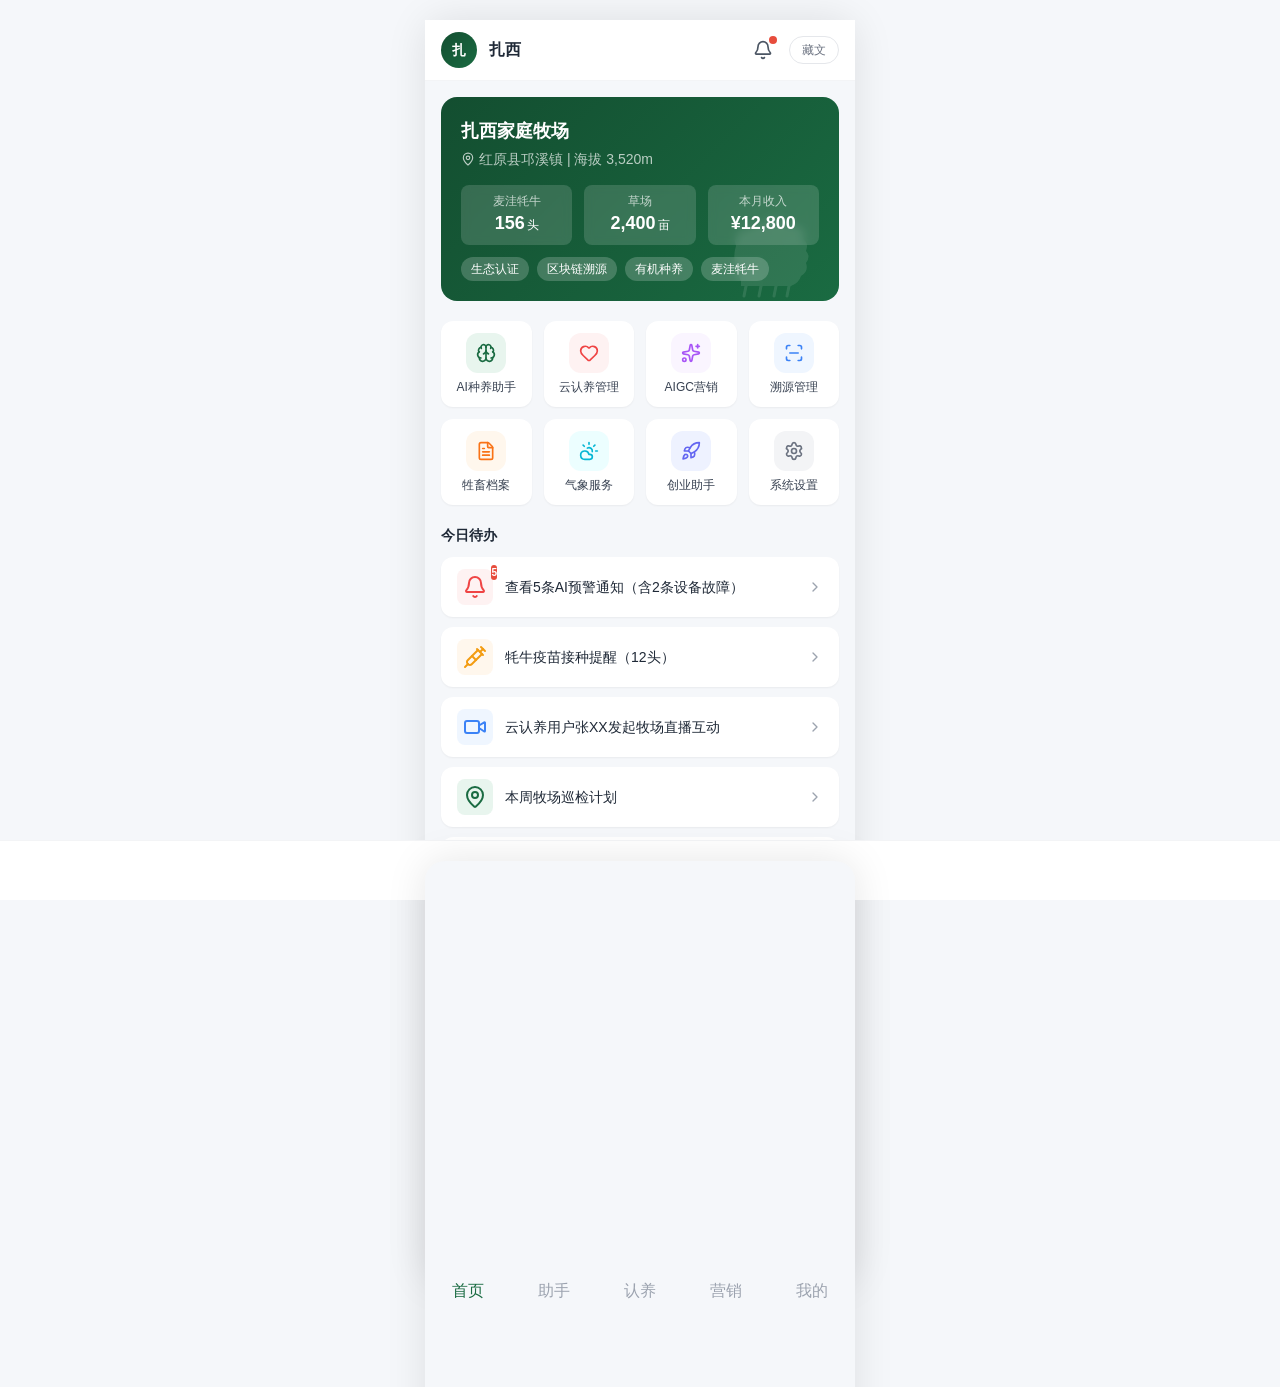
<file: farming/farm-home.html>
<!DOCTYPE html>
<html lang="zh-CN">
<head>
  <meta charset="UTF-8">
  <meta name="viewport" content="width=device-width, initial-scale=1.0">
  <title>羌藏耕牧智护 - 我的农场</title>
  <!-- Google Fonts -->
  <!-- Tailwind CSS -->
  <script src="../js/vendor/tailwind-play.min.js"></script>
  <script>
    tailwind.config = {
      theme: {
        extend: {
          colors: {
            primary: { DEFAULT: '#1A6B42', light: '#E8F5EE', dark: '#134E30' },
            secondary: { DEFAULT: '#D4860A', light: '#FFF8EB' },
            accent: { red: '#E74C3C', orange: '#F39C12' }
          },
          fontFamily: { sans: ['Noto Sans SC', '-apple-system', 'sans-serif'] }
        }
      }
    }
  </script>
  <!-- Chart.js -->
  <script src="../js/vendor/chart.min.js"></script>
  <!-- Lucide Icons -->
  <script src="../js/vendor/lucide.min.js"></script>
  <!-- 自定义样式 -->
  <link rel="stylesheet" href="../css/custom.css">
</head>
<body class="farming-body bg-[#F5F7FA] font-sans">
  <div class="farming-container">

    <!-- ===== 顶部状态栏 ===== -->
    <header class="sticky top-0 z-30 bg-white px-4 py-3 flex items-center justify-between border-b border-gray-100">
      <div class="flex items-center gap-3">
        <!-- 农户头像 -->
        <div class="w-9 h-9 rounded-full bg-gradient-to-br from-primary-dark to-primary flex items-center justify-center text-white font-semibold text-sm flex-shrink-0">
          扎
        </div>
        <span class="text-base font-semibold text-gray-800" data-zh="扎西" data-bo="བཀྲ་ཤིས་">扎西</span>
      </div>
      <div class="flex items-center gap-2">
        <!-- 通知铃铛 -->
        <button class="relative w-9 h-9 flex items-center justify-center rounded-full hover:bg-gray-100 transition">
          <i data-lucide="bell" class="w-5 h-5 text-gray-600"></i>
          <span class="absolute top-1 right-1 w-2 h-2 bg-accent-red rounded-full"></span>
        </button>
        <!-- 双语切换 -->
        <button id="lang-switch" class="lang-switch" data-zh="藏文" data-bo="中文">藏文</button>
      </div>
    </header>

    <!-- ===== 农场概览大卡片 ===== -->
    <div class="mx-4 mt-4 rounded-2xl overflow-hidden relative" style="background: linear-gradient(135deg, #134E30 0%, #1A6B42 100%);">
      <!-- 牦牛剪影装饰 -->
      <div class="absolute right-2 bottom-0 opacity-10">
        <svg width="120" height="100" viewBox="0 0 120 100" fill="white">
          <path d="M30 80 Q20 60 25 45 Q22 35 30 30 Q35 25 40 28 Q45 20 55 22 Q60 15 70 18 Q75 20 78 25 Q85 22 90 28 Q95 30 92 38 Q98 42 95 50 Q100 55 95 62 Q98 70 90 75 Q88 82 80 85 L30 85 Z"/>
          <line x1="35" y1="85" x2="33" y2="95" stroke="white" stroke-width="3" stroke-linecap="round"/>
          <line x1="50" y1="85" x2="48" y2="95" stroke="white" stroke-width="3" stroke-linecap="round"/>
          <line x1="65" y1="85" x2="63" y2="95" stroke="white" stroke-width="3" stroke-linecap="round"/>
          <line x1="78" y1="85" x2="76" y2="95" stroke="white" stroke-width="3" stroke-linecap="round"/>
        </svg>
      </div>
      <div class="relative z-10 px-5 py-5 text-white">
        <!-- 农场名称 -->
        <h2 class="text-lg font-bold mb-1" data-zh="扎西家庭牧场" data-bo="བཀྲ་ཤིས་ཁྱིམ་ཚང་འཕེལ་རྟེན་">扎西家庭牧场</h2>
        <!-- 位置信息 -->
        <div class="flex items-center gap-1 text-white/70 text-sm mb-4">
          <i data-lucide="map-pin" class="w-3.5 h-3.5"></i>
          <span data-zh="红原县邛溪镇 | 海拔 3,520m" data-bo="རྡུང་ཡུལ་རྫོང་ཆོས་ཤད་གྲོང་རྩེ | སྐར་རྩེས་མ་3,520">红原县邛溪镇 | 海拔 3,520m</span>
        </div>
        <!-- 数据行 -->
        <div class="flex items-center gap-3 text-sm mb-3">
          <div class="flex-1 bg-white/15 rounded-lg px-3 py-2 text-center backdrop-blur-sm">
            <div class="text-white/70 text-xs" data-zh="麦洼牦牛" data-bo="མ་བོ་རྔ་པོ་">麦洼牦牛</div>
            <div class="text-lg font-bold">156<span class="text-xs font-normal ml-0.5" data-zh="头" data-bo="དྲུག">头</span></div>
          </div>
          <div class="flex-1 bg-white/15 rounded-lg px-3 py-2 text-center backdrop-blur-sm">
            <div class="text-white/70 text-xs" data-zh="草场" data-bo="རྩི་ཤུབས་">草场</div>
            <div class="text-lg font-bold">2,400<span class="text-xs font-normal ml-0.5" data-zh="亩" data-bo="མུ་ཁэ">亩</span></div>
          </div>
          <div class="flex-1 bg-white/15 rounded-lg px-3 py-2 text-center backdrop-blur-sm">
            <div class="text-white/70 text-xs" data-zh="本月收入" data-bo="ཟླ་འདིའི་ཡོང་འབབ་">本月收入</div>
            <div class="text-lg font-bold">¥12,800</div>
          </div>
        </div>
        <!-- 标签行 -->
        <div class="flex flex-wrap gap-2">
          <span class="inline-flex items-center px-2.5 py-1 rounded-full text-xs font-medium bg-white/20 text-white backdrop-blur-sm" data-zh="生态认证" data-bo="སྐྱེ་དངོས་བདག་དཔེ་">生态认证</span>
          <span class="inline-flex items-center px-2.5 py-1 rounded-full text-xs font-medium bg-white/20 text-white backdrop-blur-sm" data-zh="区块链溯源" data-bo="བྱང་ཁྲིམས་རིང་འཁོར་ཁྱབ་འདྲེས་">区块链溯源</span>
          <span class="inline-flex items-center px-2.5 py-1 rounded-full text-xs font-medium bg-white/20 text-white backdrop-blur-sm" data-zh="有机种养" data-bo="སྐྱེ་དངོས་སྦྱོང་གསོ་">有机种养</span>
          <span class="inline-flex items-center px-2.5 py-1 rounded-full text-xs font-medium bg-white/20 text-white backdrop-blur-sm" data-zh="麦洼牦牛" data-bo="མ་བོ་རྔ་པོ་">麦洼牦牛</span>
        </div>
      </div>
    </div>

    <!-- ===== 快捷操作网格 ===== -->
    <div class="px-4 mt-5">
      <div class="grid grid-cols-4 gap-3">
        <!-- AI种养助手 -->
        <a href="ai-assistant.html" class="flex flex-col items-center gap-1.5 py-3 bg-white rounded-xl shadow-sm hover:shadow-md transition">
          <div class="w-10 h-10 rounded-xl bg-primary-light flex items-center justify-center">
            <i data-lucide="brain" class="w-5 h-5 text-primary"></i>
          </div>
          <span class="text-xs text-gray-700" data-zh="AI种养助手" data-bo="AIསྦྱོང་གསོ་རོགས་རམ">AI种养助手</span>
        </a>
        <!-- 云认养管理 -->
        <a href="adoption.html" class="flex flex-col items-center gap-1.5 py-3 bg-white rounded-xl shadow-sm hover:shadow-md transition">
          <div class="w-10 h-10 rounded-xl bg-red-50 flex items-center justify-center">
            <i data-lucide="heart" class="w-5 h-5 text-red-500"></i>
          </div>
          <span class="text-xs text-gray-700" data-zh="云认养管理" data-bo="གློག་སྐྱེས་དོ་དམ་">云认养管理</span>
        </a>
        <!-- AIGC营销 -->
        <a href="marketing.html" class="flex flex-col items-center gap-1.5 py-3 bg-white rounded-xl shadow-sm hover:shadow-md transition">
          <div class="w-10 h-10 rounded-xl bg-purple-50 flex items-center justify-center">
            <i data-lucide="sparkles" class="w-5 h-5 text-purple-500"></i>
          </div>
          <span class="text-xs text-gray-700" data-zh="AIGC营销" data-bo="AIGCཚོང་གཉེར་">AIGC营销</span>
        </a>
        <!-- 溯源管理 -->
        <a href="trace.html" class="flex flex-col items-center gap-1.5 py-3 bg-white rounded-xl shadow-sm hover:shadow-md transition">
          <div class="w-10 h-10 rounded-xl bg-blue-50 flex items-center justify-center">
            <i data-lucide="scan-line" class="w-5 h-5 text-blue-500"></i>
          </div>
          <span class="text-xs text-gray-700" data-zh="溯源管理" data-bo="ཁྱབ་འདྲེས་དོ་དམ་">溯源管理</span>
        </a>
        <!-- 牲畜档案 -->
        <a href="yak-profile.html" class="flex flex-col items-center gap-1.5 py-3 bg-white rounded-xl shadow-sm hover:shadow-md transition">
          <div class="w-10 h-10 rounded-xl bg-orange-50 flex items-center justify-center">
            <i data-lucide="file-text" class="w-5 h-5 text-orange-500"></i>
          </div>
          <span class="text-xs text-gray-700" data-zh="牲畜档案" data-bo="ཕྲུག་གསོག་ཡིག་ཚང་">牲畜档案</span>
        </a>
        <!-- 气象服务 -->
        <a href="#" class="flex flex-col items-center gap-1.5 py-3 bg-white rounded-xl shadow-sm hover:shadow-md transition">
          <div class="w-10 h-10 rounded-xl bg-cyan-50 flex items-center justify-center">
            <i data-lucide="cloud-sun" class="w-5 h-5 text-cyan-500"></i>
          </div>
          <span class="text-xs text-gray-700" data-zh="气象服务" data-bo="གནམ་གཤིས་ཞབས་ཞུ།">气象服务</span>
        </a>
        <!-- 创业助手 -->
        <a href="startup.html" class="flex flex-col items-center gap-1.5 py-3 bg-white rounded-xl shadow-sm hover:shadow-md transition">
          <div class="w-10 h-10 rounded-xl bg-indigo-50 flex items-center justify-center">
            <i data-lucide="rocket" class="w-5 h-5 text-indigo-500"></i>
          </div>
          <span class="text-xs text-gray-700" data-zh="创业助手" data-bo="ལས་གཏོད་རོགས་རམ།">创业助手</span>
        </a>
        <!-- 系统设置 -->
        <a href="settings.html" class="flex flex-col items-center gap-1.5 py-3 bg-white rounded-xl shadow-sm hover:shadow-md transition">
          <div class="w-10 h-10 rounded-xl bg-gray-100 flex items-center justify-center">
            <i data-lucide="settings" class="w-5 h-5 text-gray-500"></i>
          </div>
          <span class="text-xs text-gray-700" data-zh="系统设置" data-bo="གཞི་རྟེན་བགོ་འདོད།">系统设置</span>
        </a>
      </div>
    </div>

    <!-- ===== 今日待办 ===== -->
    <div class="px-4 mt-5">
      <h3 class="text-sm font-semibold text-gray-800 mb-3 flex items-center gap-1.5" data-zh="今日待办" data-bo="དི་རིང་བྱེད་དགོས་པ།">
        <i data-lucide="list-checks" class="w-4 h-4 text-primary"></i>
        今日待办
      </h3>
      <div class="space-y-2.5">
        <!-- 待办1：红色角标 -->
        <div class="bg-white rounded-xl px-4 py-3 flex items-center gap-3 shadow-sm">
          <div class="w-9 h-9 rounded-lg bg-red-50 flex items-center justify-center flex-shrink-0 relative">
            <i data-lucide="bell" class="w-4.5 h-4.5 text-red-500"></i>
            <span class="absolute -top-1 -right-1 w-4.5 h-4.5 bg-accent-red text-white text-[10px] font-bold rounded-full flex items-center justify-center">5</span>
          </div>
          <div class="flex-1 min-w-0">
            <p class="text-sm text-gray-800 truncate" data-zh="查看5条AI预警通知（含2条设备故障）" data-bo="AIཉེན་བརྡའི་བརྙན་ཐོ་5དང་ལེན་བྱེད་（སྒྲིག་ཆས་སྤྱོད་མི་ཚོདས་2ཡོད།）">查看5条AI预警通知（含2条设备故障）</p>
          </div>
          <i data-lucide="chevron-right" class="w-4 h-4 text-gray-400 flex-shrink-0"></i>
        </div>
        <!-- 待办2：橙色 -->
        <div class="bg-white rounded-xl px-4 py-3 flex items-center gap-3 shadow-sm">
          <div class="w-9 h-9 rounded-lg bg-orange-50 flex items-center justify-center flex-shrink-0">
            <i data-lucide="syringe" class="w-4.5 h-4.5 text-accent-orange"></i>
          </div>
          <div class="flex-1 min-w-0">
            <p class="text-sm text-gray-800 truncate" data-zh="牦牛疫苗接种提醒（12头）" data-bo="རྔ་པོར་རིགས་སྐོར་སྨན་རྟགས་དྲན་སྐུལ།（12དྲུག）">牦牛疫苗接种提醒（12头）</p>
          </div>
          <i data-lucide="chevron-right" class="w-4 h-4 text-gray-400 flex-shrink-0"></i>
        </div>
        <!-- 待办3：蓝色 -->
        <div class="bg-white rounded-xl px-4 py-3 flex items-center gap-3 shadow-sm">
          <div class="w-9 h-9 rounded-lg bg-blue-50 flex items-center justify-center flex-shrink-0">
            <i data-lucide="video" class="w-4.5 h-4.5 text-blue-500"></i>
          </div>
          <div class="flex-1 min-w-0">
            <p class="text-sm text-gray-800 truncate" data-zh="云认养用户张XX发起牧场直播互动" data-bo="གློག་སྐྱེས་སྤྱོད་པ་ཀྲང་XXགིས་འཕེལ་རྟེན་ལྟ་སྐབས་འབྲེལ་བརྗོད་བྱས།">云认养用户张XX发起牧场直播互动</p>
          </div>
          <i data-lucide="chevron-right" class="w-4 h-4 text-gray-400 flex-shrink-0"></i>
        </div>
        <!-- 待办4：绿色 -->
        <div class="bg-white rounded-xl px-4 py-3 flex items-center gap-3 shadow-sm">
          <div class="w-9 h-9 rounded-lg bg-primary-light flex items-center justify-center flex-shrink-0">
            <i data-lucide="map-pin" class="w-4.5 h-4.5 text-primary"></i>
          </div>
          <div class="flex-1 min-w-0">
            <p class="text-sm text-gray-800 truncate" data-zh="本周牧场巡检计划" data-bo="བརྒྱུད་འདིའི་འཕེལ་རྟེན་རྒྱུན་ཞིབ་བརྩམས་འཇུག">本周牧场巡检计划</p>
          </div>
          <i data-lucide="chevron-right" class="w-4 h-4 text-gray-400 flex-shrink-0"></i>
        </div>
        <!-- 待办5：紫色 -->
        <div class="bg-white rounded-xl px-4 py-3 flex items-center gap-3 shadow-sm">
          <div class="w-9 h-9 rounded-lg bg-purple-50 flex items-center justify-center flex-shrink-0">
            <i data-lucide="graduation-cap" class="w-4.5 h-4.5 text-purple-500"></i>
          </div>
          <div class="flex-1 min-w-0">
            <p class="text-sm text-gray-800 truncate" data-zh="创业培训报名：电商运营实操（5月25日）" data-bo="ལས་གཏོད་སྦྱོང་བརྡར་ཐོ་བྱང་། གློག་ཚོང་སྤྱོད་གཏོང་དངོས་གཞི།（ཟླ་5ཚེས་25）">创业培训报名：电商运营实操（5月25日）</p>
          </div>
          <i data-lucide="chevron-right" class="w-4 h-4 text-gray-400 flex-shrink-0"></i>
        </div>
      </div>
    </div>

    <!-- ===== 智能提醒卡片 ===== -->
    <div class="px-4 mt-5">
      <div class="bg-gradient-to-r from-primary-light to-white rounded-xl px-4 py-4 border border-primary/10">
        <div class="flex items-center gap-2 mb-2">
          <div class="w-7 h-7 rounded-lg bg-primary/10 flex items-center justify-center">
            <i data-lucide="brain" class="w-4 h-4 text-primary"></i>
          </div>
          <h3 class="text-sm font-semibold text-gray-800" data-zh="本周种养建议" data-bo="བརྒྱུད་འདིའི་སྦྱོང་གསོ་འདུ་ཤེས།">本周种养建议</h3>
        </div>
        <p class="text-sm text-gray-600 leading-relaxed" data-zh="根据近期气象数据和NDVI指数分析，建议本周减少补饲量，牦牛逐步转场至夏季牧场。草场植被指数回升，可适当增加放牧时间。注意预防突发降温对幼畜的影响。" data-bo="ཉེར་དུས་ཀྱི་གནམ་གཤིས་གཞི་གྲངས་དང་NDVIའབྲེལ་གྲངས་བརྟག་དཔྱད་བྱས་པ་བརྩིས་ན། བརྒྱུད་འདིར་ཟས་སྦྱོར་ཚད་ཆེན་ཉུང་དུ་གཏོང་འདོད། རྔ་པོ་དབྱར་དུས་འཕེལ་རྟེན་ལ་རྐྱེན་གྱིས་སྤོ་རགས།">根据近期气象数据和NDVI指数分析，建议本周减少补饲量，牦牛逐步转场至夏季牧场。草场植被指数回升，可适当增加放牧时间。注意预防突发降温对幼畜的影响。</p>
        <button class="mt-3 text-sm text-primary font-medium flex items-center gap-1 hover:underline" data-zh="查看详情" data-bo="ཞིབ་ཕྲ་ལྟ་སྐབས།">
          查看详情
          <i data-lucide="chevron-right" class="w-3.5 h-3.5"></i>
        </button>
      </div>
    </div>

    <!-- ===== 数据趋势 ===== -->
    <div class="px-4 mt-5 mb-6">
      <h3 class="text-sm font-semibold text-gray-800 mb-3 flex items-center gap-1.5" data-zh="数据趋势" data-bo="གཞི་གྲངས་འཕར་འགྱུར།">
        <i data-lucide="trending-up" class="w-4 h-4 text-primary"></i>
        数据趋势
      </h3>
      <div class="grid grid-cols-2 gap-3">
        <!-- 近7天健康指数 -->
        <div class="bg-white rounded-xl p-3 shadow-sm">
          <div class="text-xs text-gray-500 mb-2" data-zh="近7天健康指数" data-bo="ཉེ་དུས་7ཉིན་གྱི་བདེ་ཐང་འབྲེལ་གྲངས།">近7天健康指数</div>
          <div class="h-24">
            <canvas id="health-chart"></canvas>
          </div>
        </div>
        <!-- 牧场环境指标 -->
        <div class="bg-white rounded-xl p-3 shadow-sm">
          <div class="text-xs text-gray-500 mb-2" data-zh="牧场环境指标" data-bo="འཕེལ་རྟེན་ཁམས་གཤིས་ཚད་གཞི།">牧场环境指标</div>
          <div class="h-24">
            <canvas id="env-chart"></canvas>
          </div>
        </div>
      </div>
    </div>

    <!-- 底部Tab栏容器 -->
    <div id="tabbar"></div>
  </div>

  <!-- 公共JS -->
  <script src="../js/mock-data.js"></script>
  <script src="../js/components.js"></script>
  <script src="../js/charts.js"></script>

  <script>
    // 页面初始化
    document.addEventListener('DOMContentLoaded', () => {
      document.getElementById('tabbar').innerHTML = renderFarmingTabBar('home');
      initCommon();
      initHealthMiniChart('health-chart');
      initEnvMiniChart('env-chart');
    });
  </script>
</body>
</html>
</file>
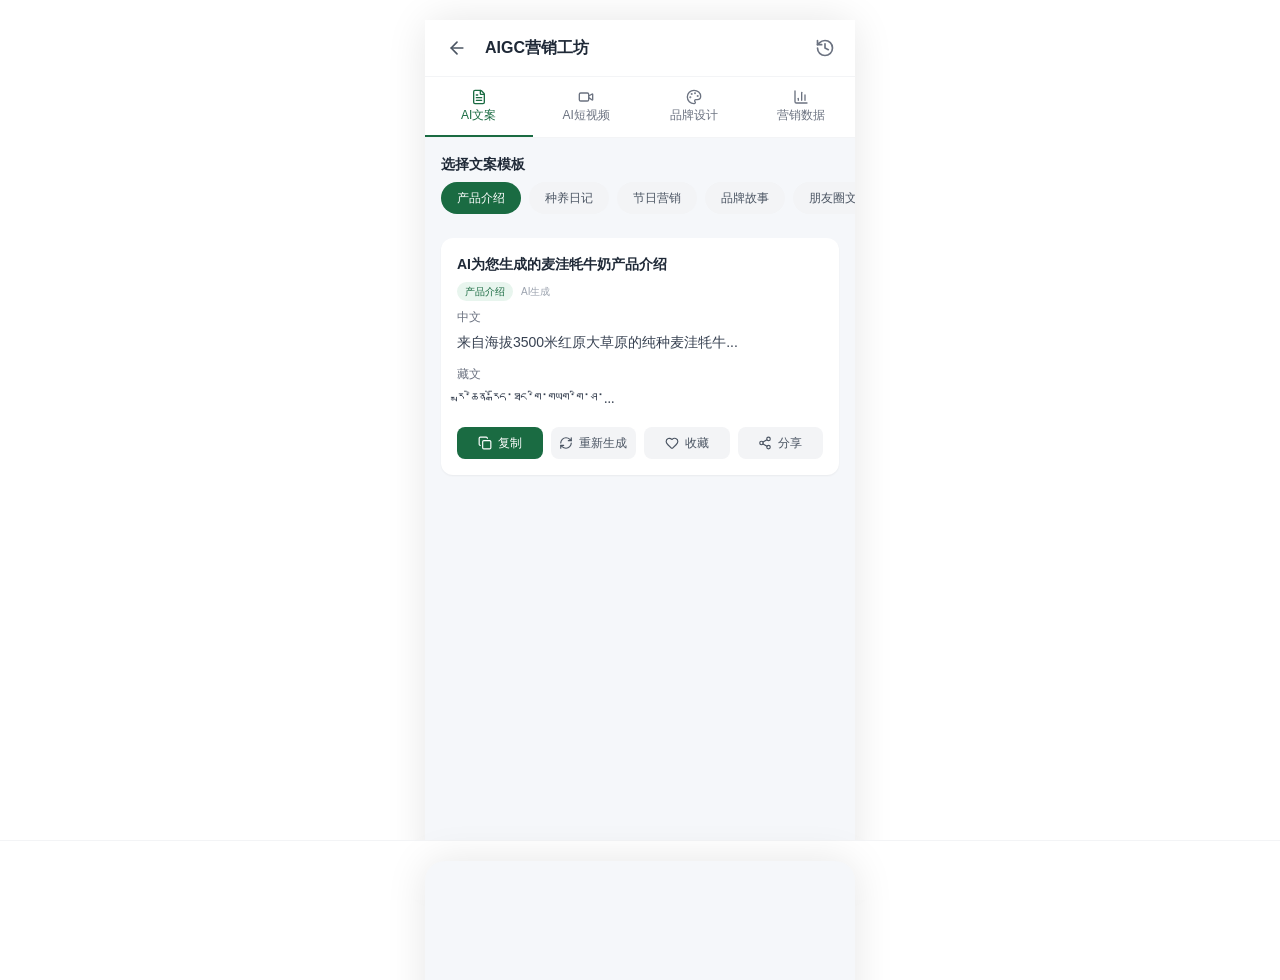
<file: farming/marketing.html>
<!DOCTYPE html>
<html lang="zh-CN">
<head>
  <meta charset="UTF-8">
  <meta name="viewport" content="width=device-width, initial-scale=1.0">
  <title>羌藏耕牧智护 - AIGC营销工坊</title>
  <!-- Google Fonts -->
  <!-- Tailwind CSS -->
  <script src="../js/vendor/tailwind-play.min.js"></script>
  <script>
    tailwind.config = {
      theme: {
        extend: {
          colors: {
            primary: { DEFAULT: '#1A6B42', light: '#E8F5EE', dark: '#134E30' },
            secondary: { DEFAULT: '#D4860A', light: '#FFF8EB' },
            accent: { red: '#E74C3C', orange: '#F39C12' }
          },
          fontFamily: { sans: ['Noto Sans SC', '-apple-system', 'sans-serif'] }
        }
      }
    }
  </script>
  <!-- Lucide Icons -->
  <script src="../js/vendor/lucide.min.js"></script>
  <!-- Chart.js -->
  <script src="../js/vendor/chart.min.js"></script>
  <!-- Custom CSS -->
  <link rel="stylesheet" href="../css/custom.css">
</head>
<body class="farming-body">

<div class="farming-container">

  <!-- ========== 顶部标题栏 ========== -->
  <header class="sticky top-0 bg-white border-b border-gray-100 z-30 px-4 py-3 flex items-center justify-between">
    <div class="flex items-center gap-3">
      <a href="farm-home.html" class="w-8 h-8 flex items-center justify-center rounded-full hover:bg-gray-100 transition">
        <i data-lucide="arrow-left" class="w-5 h-5 text-gray-600"></i>
      </a>
      <h1 class="text-base font-semibold text-gray-800">AIGC营销工坊</h1>
    </div>
    <button onclick="showToast('历史记录功能演示')" class="text-gray-500 hover:text-gray-700 transition p-1">
      <i data-lucide="history" class="w-5 h-5"></i>
    </button>
  </header>

  <!-- ========== 功能标签导航（4个Tab） ========== -->
  <div class="sticky top-[52px] bg-white z-20 border-b border-gray-100">
    <div class="flex text-xs font-medium">
      <button class="marketing-tab active flex-1 text-center py-3 text-primary border-b-2 border-primary transition" data-tab="tab-copy" onclick="switchMarketingTab('tab-copy')">
        <i data-lucide="file-text" class="w-4 h-4 mx-auto mb-0.5"></i>
        <div>AI文案</div>
      </button>
      <button class="marketing-tab flex-1 text-center py-3 text-gray-500 border-b-2 border-transparent transition" data-tab="tab-video" onclick="switchMarketingTab('tab-video')">
        <i data-lucide="video" class="w-4 h-4 mx-auto mb-0.5"></i>
        <div>AI短视频</div>
      </button>
      <button class="marketing-tab flex-1 text-center py-3 text-gray-500 border-b-2 border-transparent transition" data-tab="tab-brand" onclick="switchMarketingTab('tab-brand')">
        <i data-lucide="palette" class="w-4 h-4 mx-auto mb-0.5"></i>
        <div>品牌设计</div>
      </button>
      <button class="marketing-tab flex-1 text-center py-3 text-gray-500 border-b-2 border-transparent transition" data-tab="tab-data" onclick="switchMarketingTab('tab-data')">
        <i data-lucide="bar-chart-3" class="w-4 h-4 mx-auto mb-0.5"></i>
        <div>营销数据</div>
      </button>
    </div>
  </div>

  <!-- ============================================================ -->
  <!-- Tab 1: AI文案                                                -->
  <!-- ============================================================ -->
  <div id="tab-copy" class="marketing-content-block">
    <!-- 模板选择器（横向滚动卡片） -->
    <div class="px-4 pt-4">
      <h2 class="text-sm font-semibold text-gray-800 mb-2">选择文案模板</h2>
      <div class="flex gap-2 overflow-x-auto pb-2 scrollbar-hide -mx-4 px-4">
        <button class="copy-template active flex-shrink-0 bg-primary text-white text-xs px-4 py-2 rounded-full font-medium" data-template="产品介绍" onclick="selectCopyTemplate(this)">产品介绍</button>
        <button class="copy-template flex-shrink-0 bg-gray-100 text-gray-600 text-xs px-4 py-2 rounded-full font-medium hover:bg-primary-light hover:text-primary transition" data-template="种养日记" onclick="selectCopyTemplate(this)">种养日记</button>
        <button class="copy-template flex-shrink-0 bg-gray-100 text-gray-600 text-xs px-4 py-2 rounded-full font-medium hover:bg-primary-light hover:text-primary transition" data-template="节日营销" onclick="selectCopyTemplate(this)">节日营销</button>
        <button class="copy-template flex-shrink-0 bg-gray-100 text-gray-600 text-xs px-4 py-2 rounded-full font-medium hover:bg-primary-light hover:text-primary transition" data-template="品牌故事" onclick="selectCopyTemplate(this)">品牌故事</button>
        <button class="copy-template flex-shrink-0 bg-gray-100 text-gray-600 text-xs px-4 py-2 rounded-full font-medium hover:bg-primary-light hover:text-primary transition" data-template="朋友圈文案" onclick="selectCopyTemplate(this)">朋友圈文案</button>
        <button class="copy-template flex-shrink-0 bg-gray-100 text-gray-600 text-xs px-4 py-2 rounded-full font-medium hover:bg-primary-light hover:text-primary transition" data-template="藏汉双语" onclick="selectCopyTemplate(this)">藏汉双语</button>
      </div>
    </div>

    <!-- AI生成内容展示 -->
    <div class="px-4 pt-4">
      <div class="bg-white rounded-xl shadow-sm overflow-hidden">
        <!-- 标题行 -->
        <div class="px-4 pt-4 pb-2">
          <h3 id="copy-title" class="text-sm font-semibold text-gray-800">红原牦牛纯天然牧场品鉴</h3>
          <div class="flex items-center gap-2 mt-2">
            <span id="copy-tag" class="text-[10px] bg-primary-light text-primary px-2 py-0.5 rounded-full">产品介绍</span>
            <span class="text-[10px] text-gray-400">AI生成</span>
          </div>
        </div>

        <!-- 中文内容 -->
        <div class="px-4 pb-3">
          <div class="text-xs text-gray-500 mb-1.5 font-medium">中文</div>
          <div id="copy-zh" class="text-sm text-gray-700 leading-relaxed">
            来自海拔3500米红原大草原的纯种麦洼牦牛，逐水草而居，饮雪山融水，食天然牧草。每一头牦牛都承载着高原的纯净与牧民的匠心。我们的牦牛肉质鲜嫩、营养丰富，蛋白质含量高达22%，是健康生活的不二之选。
          </div>
        </div>

        <!-- 藏文内容 -->
        <div class="px-4 pb-4">
          <div class="text-xs text-gray-500 mb-1.5 font-medium">藏文</div>
          <div id="copy-bo" class="text-sm text-gray-700 leading-relaxed" style="font-family: 'Noto Sans SC', 'Microsoft Himalaya', serif;">
            རྨ་ཆེན་རྒོད་ཐང་གི་གཡག་གི་ཤ་ནི་རྒྱ་ནག་གི་ཞིང་ཆེན་ཞིང་འབྲོག་ལས་དོན་གྱི་དཔལ་འབྱོར་རྒྱུ་ནོར་གལ་ཆེན་ཞིག་ཡིན། ཞིང་འབྲོག་ལས་དོན་གྱི་གཡག་གི་ཤ་ནི་རྒྱ་ནག་གི་གཡག་གི་ཤའི་ནང་གི་གཙོ་བོ་ཡིན།
          </div>
        </div>

        <!-- 操作按钮行 -->
        <div class="px-4 pb-4 flex gap-2">
          <button onclick="showToast('已复制到剪贴板')" class="flex-1 bg-primary text-white text-xs py-2 rounded-lg hover:bg-primary-dark transition font-medium flex items-center justify-center gap-1.5">
            <i data-lucide="copy" class="w-3.5 h-3.5"></i>
            <span>复制</span>
          </button>
          <button onclick="showToast('正在重新生成文案')" class="flex-1 bg-gray-100 text-gray-600 text-xs py-2 rounded-lg hover:bg-gray-200 transition flex items-center justify-center gap-1.5">
            <i data-lucide="refresh-cw" class="w-3.5 h-3.5"></i>
            <span>重新生成</span>
          </button>
          <button onclick="showToast('已收藏')" class="flex-1 bg-gray-100 text-gray-600 text-xs py-2 rounded-lg hover:bg-gray-200 transition flex items-center justify-center gap-1.5">
            <i data-lucide="heart" class="w-3.5 h-3.5"></i>
            <span>收藏</span>
          </button>
          <button onclick="showToast('分享功能演示')" class="flex-1 bg-gray-100 text-gray-600 text-xs py-2 rounded-lg hover:bg-gray-200 transition flex items-center justify-center gap-1.5">
            <i data-lucide="share-2" class="w-3.5 h-3.5"></i>
            <span>分享</span>
          </button>
        </div>
      </div>
    </div>
  </div>

  <!-- ============================================================ -->
  <!-- Tab 2: AI短视频                                              -->
  <!-- ============================================================ -->
  <div id="tab-video" class="marketing-content-block hidden">
    <div class="px-4 pt-4">
      <h2 class="text-sm font-semibold text-gray-800 mb-3">视频模板</h2>
      <div class="flex gap-3 overflow-x-auto pb-3 scrollbar-hide -mx-4 px-4">
        <!-- 模板1 -->
        <div class="flex-shrink-0 w-40 bg-white rounded-xl shadow-sm overflow-hidden">
          <div class="relative h-28" style="background: linear-gradient(135deg, #134E30, #1A6B42);">
            <div class="absolute inset-0 flex items-center justify-center">
              <div class="w-10 h-10 rounded-full bg-white/20 flex items-center justify-center">
                <i data-lucide="play" class="w-5 h-5 text-white ml-0.5"></i>
              </div>
            </div>
            <div class="absolute bottom-2 right-2 bg-black/50 text-white text-[10px] px-1.5 py-0.5 rounded">00:30</div>
          </div>
          <div class="p-2.5">
            <div class="text-xs text-gray-800 font-medium truncate">红原牧场日出延时摄影</div>
            <div class="text-[10px] text-gray-400 mt-1">风光 · 30秒</div>
          </div>
        </div>
        <!-- 模板2 -->
        <div class="flex-shrink-0 w-40 bg-white rounded-xl shadow-sm overflow-hidden">
          <div class="relative h-28" style="background: linear-gradient(135deg, #D4860A, #F39C12);">
            <div class="absolute inset-0 flex items-center justify-center">
              <div class="w-10 h-10 rounded-full bg-white/20 flex items-center justify-center">
                <i data-lucide="play" class="w-5 h-5 text-white ml-0.5"></i>
              </div>
            </div>
            <div class="absolute bottom-2 right-2 bg-black/50 text-white text-[10px] px-1.5 py-0.5 rounded">01:15</div>
          </div>
          <div class="p-2.5">
            <div class="text-xs text-gray-800 font-medium truncate">麦洼牦牛群日常记录</div>
            <div class="text-[10px] text-gray-400 mt-1">纪实 · 1分15秒</div>
          </div>
        </div>
        <!-- 模板3 -->
        <div class="flex-shrink-0 w-40 bg-white rounded-xl shadow-sm overflow-hidden">
          <div class="relative h-28" style="background: linear-gradient(135deg, #2C3E50, #34495E);">
            <div class="absolute inset-0 flex items-center justify-center">
              <div class="w-10 h-10 rounded-full bg-white/20 flex items-center justify-center">
                <i data-lucide="play" class="w-5 h-5 text-white ml-0.5"></i>
              </div>
            </div>
            <div class="absolute bottom-2 right-2 bg-black/50 text-white text-[10px] px-1.5 py-0.5 rounded">02:00</div>
          </div>
          <div class="p-2.5">
            <div class="text-xs text-gray-800 font-medium truncate">雪山下的四季轮牧</div>
            <div class="text-[10px] text-gray-400 mt-1">记录 · 2分钟</div>
          </div>
        </div>
        <!-- 模板4 -->
        <div class="flex-shrink-0 w-40 bg-white rounded-xl shadow-sm overflow-hidden">
          <div class="relative h-28" style="background: linear-gradient(135deg, #E74C3C, #C0392B);">
            <div class="absolute inset-0 flex items-center justify-center">
              <div class="w-10 h-10 rounded-full bg-white/20 flex items-center justify-center">
                <i data-lucide="play" class="w-5 h-5 text-white ml-0.5"></i>
              </div>
            </div>
            <div class="absolute bottom-2 right-2 bg-black/50 text-white text-[10px] px-1.5 py-0.5 rounded">00:45</div>
          </div>
          <div class="p-2.5">
            <div class="text-xs text-gray-800 font-medium truncate">茂县李子花海</div>
            <div class="text-[10px] text-gray-400 mt-1">风光 · 45秒</div>
          </div>
        </div>
        <!-- 模板5 -->
        <div class="flex-shrink-0 w-40 bg-white rounded-xl shadow-sm overflow-hidden">
          <div class="relative h-28" style="background: linear-gradient(135deg, #27AE60, #2ECC71);">
            <div class="absolute inset-0 flex items-center justify-center">
              <div class="w-10 h-10 rounded-full bg-white/20 flex items-center justify-center">
                <i data-lucide="play" class="w-5 h-5 text-white ml-0.5"></i>
              </div>
            </div>
            <div class="absolute bottom-2 right-2 bg-black/50 text-white text-[10px] px-1.5 py-0.5 rounded">01:30</div>
          </div>
          <div class="p-2.5">
            <div class="text-xs text-gray-800 font-medium truncate">小金苹果采摘Vlog</div>
            <div class="text-[10px] text-gray-400 mt-1">Vlog · 1分30秒</div>
          </div>
        </div>
      </div>
    </div>

    <!-- 生成短视频按钮 -->
    <div class="px-4 pt-3 pb-2">
      <button onclick="showToast('AI短视频生成功能演示')" class="w-full bg-primary text-white text-sm py-2.5 rounded-lg hover:bg-primary-dark transition font-medium flex items-center justify-center gap-2">
        <i data-lucide="sparkles" class="w-4 h-4"></i>
        <span>AI智能生成短视频</span>
      </button>
    </div>
  </div>

  <!-- ============================================================ -->
  <!-- Tab 3: 品牌设计                                              -->
  <!-- ============================================================ -->
  <div id="tab-brand" class="marketing-content-block hidden">
    <!-- 品牌LOGO展示 -->
    <div class="px-4 pt-4">
      <h2 class="text-sm font-semibold text-gray-800 mb-3">品牌LOGO</h2>
      <div class="grid grid-cols-2 gap-3">
        <div class="bg-white rounded-xl shadow-sm p-4 flex items-center justify-center" style="height: 100px;">
          <div class="w-full h-full rounded-lg" style="background: linear-gradient(135deg, #1A6B42, #27AE60);"></div>
        </div>
        <div class="bg-white rounded-xl shadow-sm p-4 flex items-center justify-center" style="height: 100px;">
          <div class="w-full h-full rounded-lg" style="background: linear-gradient(135deg, #D4860A, #F39C12);"></div>
        </div>
        <div class="bg-white rounded-xl shadow-sm p-4 flex items-center justify-center" style="height: 100px;">
          <div class="w-full h-full rounded-lg" style="background: linear-gradient(135deg, #134E30, #1A6B42);"></div>
        </div>
        <div class="bg-white rounded-xl shadow-sm p-4 flex items-center justify-center" style="height: 100px;">
          <div class="w-full h-full rounded-lg" style="background: linear-gradient(135deg, #E74C3C, #C0392B);"></div>
        </div>
      </div>
    </div>

    <!-- 产品包装设计 -->
    <div class="px-4 pt-4">
      <h2 class="text-sm font-semibold text-gray-800 mb-3">产品包装设计</h2>
      <div class="grid grid-cols-3 gap-3">
        <div class="bg-white rounded-xl shadow-sm overflow-hidden">
          <div style="height: 90px; background: linear-gradient(135deg, #E8F5EE, #C8E6C9);" class="flex items-center justify-center">
            <i data-lucide="package" class="w-8 h-8 text-primary opacity-40"></i>
          </div>
          <div class="p-2 text-center">
            <div class="text-[10px] text-gray-500">牦牛肉包装</div>
          </div>
        </div>
        <div class="bg-white rounded-xl shadow-sm overflow-hidden">
          <div style="height: 90px; background: linear-gradient(135deg, #FFF8EB, #FFE0B2);" class="flex items-center justify-center">
            <i data-lucide="package" class="w-8 h-8 text-secondary opacity-40"></i>
          </div>
          <div class="p-2 text-center">
            <div class="text-[10px] text-gray-500">奶制品包装</div>
          </div>
        </div>
        <div class="bg-white rounded-xl shadow-sm overflow-hidden">
          <div style="height: 90px; background: linear-gradient(135deg, #FCE4EC, #F8BBD0);" class="flex items-center justify-center">
            <i data-lucide="package" class="w-8 h-8 text-accent-red opacity-40"></i>
          </div>
          <div class="p-2 text-center">
            <div class="text-[10px] text-gray-500">水果礼盒包装</div>
          </div>
        </div>
      </div>
    </div>

    <!-- 操作按钮 -->
    <div class="px-4 pt-4 pb-2 flex gap-3">
      <button onclick="showToast('正在重新生成品牌设计')" class="flex-1 bg-primary text-white text-sm py-2.5 rounded-lg hover:bg-primary-dark transition font-medium flex items-center justify-center gap-1.5">
        <i data-lucide="refresh-cw" class="w-4 h-4"></i>
        <span>重新生成</span>
      </button>
      <button onclick="showToast('正在打包下载素材')" class="flex-1 bg-gray-100 text-gray-600 text-sm py-2.5 rounded-lg hover:bg-gray-200 transition flex items-center justify-center gap-1.5">
        <i data-lucide="download" class="w-4 h-4"></i>
        <span>下载素材</span>
      </button>
    </div>
  </div>

  <!-- ============================================================ -->
  <!-- Tab 4: 营销数据                                              -->
  <!-- ============================================================ -->
  <div id="tab-data" class="marketing-content-block hidden">
    <!-- 图表 -->
    <div class="px-4 pt-4">
      <h2 class="text-sm font-semibold text-gray-800 mb-3">营销趋势</h2>
      <div class="bg-white rounded-xl shadow-sm p-3">
        <canvas id="marketing-chart" style="height: 200px; width: 100%;"></canvas>
      </div>
    </div>

    <!-- 统计卡片 -->
    <div class="px-4 pt-4 pb-6">
      <div class="grid grid-cols-3 gap-3">
        <div class="bg-white rounded-xl p-3 text-center shadow-sm">
          <div class="text-xs text-gray-500 mb-1">发布量</div>
          <div class="text-lg font-bold text-primary">38</div>
          <div class="text-[10px] text-gray-400">篇</div>
        </div>
        <div class="bg-white rounded-xl p-3 text-center shadow-sm">
          <div class="text-xs text-gray-500 mb-1">互动量</div>
          <div class="text-lg font-bold text-secondary">2,400</div>
          <div class="text-[10px] text-gray-400">次</div>
        </div>
        <div class="bg-white rounded-xl p-3 text-center shadow-sm">
          <div class="text-xs text-gray-500 mb-1">粉丝数</div>
          <div class="text-lg font-bold text-accent-red">1,560</div>
          <div class="text-[10px] text-gray-400">人</div>
        </div>
      </div>
    </div>
  </div>

</div>

<!-- ========== 底部Tab栏 ========== -->
<div id="tabbar"></div>

<!-- ========== 引用脚本 ========== -->
<script src="../js/mock-data.js"></script>
<script src="../js/components.js"></script>
<script src="../js/charts.js"></script>

<script>
  // ========== 渲染底部Tab栏 ==========
  document.getElementById('tabbar').innerHTML = renderFarmingTabBar('image');

  // ========== Tab切换 ==========
  function switchMarketingTab(tabId) {
    // 切换内容区域
    document.querySelectorAll('.marketing-content-block').forEach(el => {
      el.classList.add('hidden');
    });
    document.getElementById(tabId).classList.remove('hidden');

    // 切换Tab高亮
    document.querySelectorAll('.marketing-tab').forEach(el => {
      el.classList.remove('active', 'text-primary', 'border-primary');
      el.classList.add('text-gray-500', 'border-transparent');
    });
    const activeTab = document.querySelector(`.marketing-tab[data-tab="${tabId}"]`);
    if (activeTab) {
      activeTab.classList.add('active', 'text-primary', 'border-primary');
      activeTab.classList.remove('text-gray-500', 'border-transparent');
    }

    // 重新创建Lucide图标
    if (window.lucide) lucide.createIcons();

    // 切换到营销数据Tab时初始化图表
    if (tabId === 'tab-data') {
      setTimeout(() => {
        if (typeof initMarketingChart === 'function') {
          initMarketingChart('marketing-chart');
        }
      }, 100);
    }
  }

  // ========== 文案模板选择 ==========
  function selectCopyTemplate(btn) {
    // 切换选中样式
    document.querySelectorAll('.copy-template').forEach(el => {
      el.classList.remove('bg-primary', 'text-white');
      el.classList.add('bg-gray-100', 'text-gray-600');
    });
    btn.classList.remove('bg-gray-100', 'text-gray-600');
    btn.classList.add('bg-primary', 'text-white');

    // 更新标题和标签（模拟）
    const template = btn.getAttribute('data-template');
    document.getElementById('copy-tag').textContent = template;

    // 从MockData获取文案内容
    const content = window.MockData && window.MockData.marketingContent && window.MockData.marketingContent[0];
    if (content) {
      document.getElementById('copy-title').textContent = content.title || ('红原牦牛' + template + '文案');
      document.getElementById('copy-zh').textContent = content.zh || '来自海拔3500米红原大草原的纯种麦洼牦牛...';
      document.getElementById('copy-bo').textContent = content.bo || 'རྨ་ཆེན་རྒོད་ཐང་གི་གཡག་གི་ཤ་...';
    } else {
      document.getElementById('copy-title').textContent = '红原牦牛' + template + '文案';
    }

    showToast('已切换至「' + template + '」模板');
  }

  // ========== showToast（如未定义则提供兜底实现） ==========
  if (typeof window.showToast !== 'function') {
    window.showToast = function(msg) {
      var toast = document.createElement('div');
      toast.className = 'fixed bottom-20 left-1/2 -translate-x-1/2 bg-gray-800 text-white text-xs px-4 py-2 rounded-lg z-50 animate-fade-in-up';
      toast.textContent = msg;
      document.body.appendChild(toast);
      setTimeout(function() { toast.remove(); }, 2000);
    };
  }

  // ========== 初始化 ==========
  document.addEventListener('DOMContentLoaded', function() {
    // 从MockData填充默认文案内容
    var content = window.MockData && window.MockData.marketingContent && window.MockData.marketingContent[0];
    if (content) {
      document.getElementById('copy-title').textContent = content.title || '红原牦牛纯天然牧场品鉴';
      document.getElementById('copy-zh').textContent = content.zh || '来自海拔3500米红原大草原的纯种麦洼牦牛...';
      document.getElementById('copy-bo').textContent = content.bo || 'རྨ་ཆེན་རྒོད་ཐང་གི་གཡག་གི་ཤ་...';
    }

    initCommon();
  });
</script>

</body>
</html>
</file>
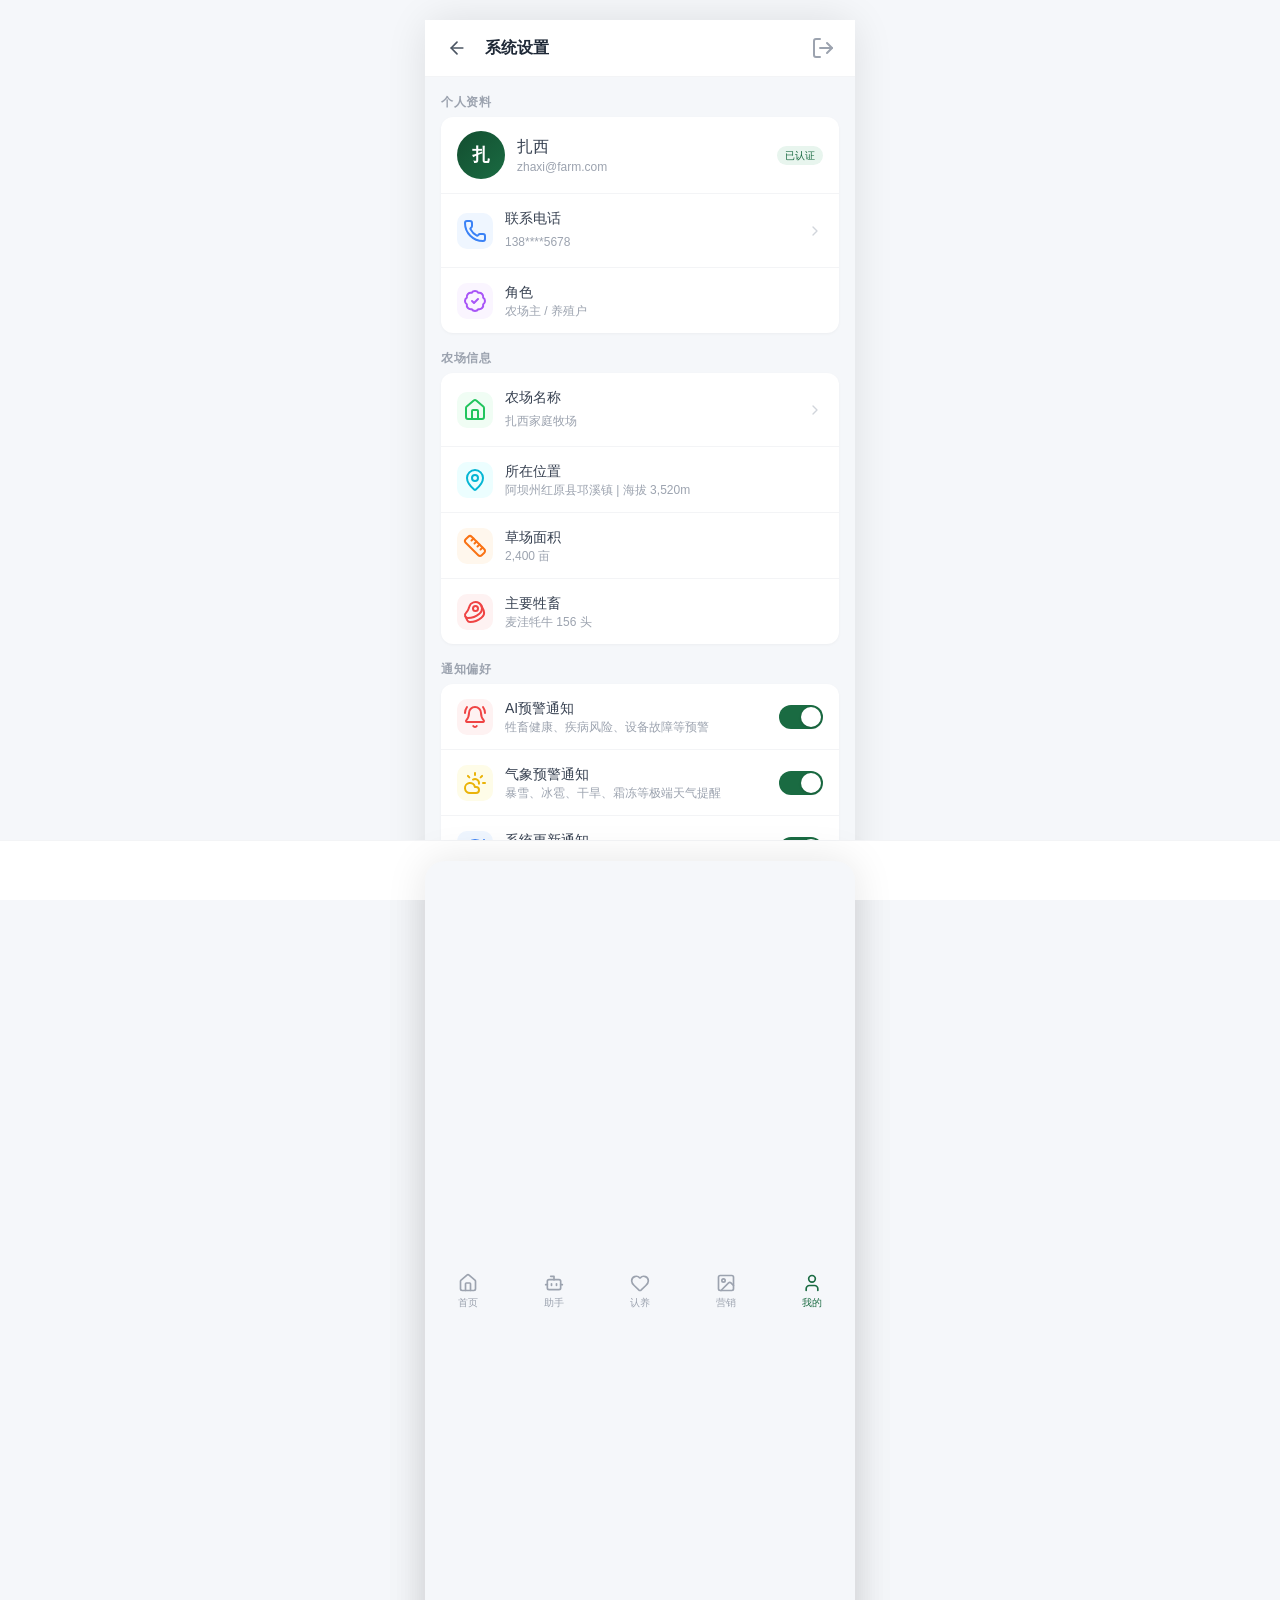
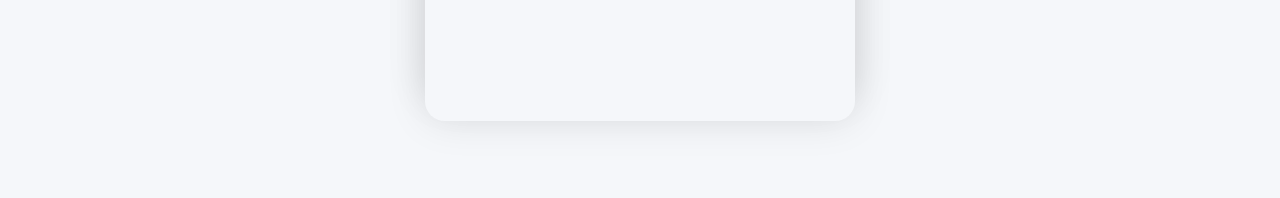
<file: farming/settings.html>
<!DOCTYPE html>
<html lang="zh-CN">
<head>
  <meta charset="UTF-8">
  <meta name="viewport" content="width=device-width, initial-scale=1.0">
  <title>羌藏耕牧智护 - 系统设置</title>
  <!-- Google Fonts -->
  <!-- Tailwind CSS -->
  <script src="../js/vendor/tailwind-play.min.js"></script>
  <script>
    tailwind.config = {
      theme: {
        extend: {
          colors: {
            primary: { DEFAULT: '#1A6B42', light: '#E8F5EE', dark: '#134E30' },
            secondary: { DEFAULT: '#D4860A', light: '#FFF8EB' },
            accent: { red: '#E74C3C', orange: '#F39C12' }
          },
          fontFamily: { sans: ['Noto Sans SC', '-apple-system', 'sans-serif'] }
        }
      }
    }
  </script>
  <!-- Lucide Icons -->
  <script src="../js/vendor/lucide.min.js"></script>
  <!-- 自定义样式 -->
  <link rel="stylesheet" href="../css/custom.css">
  <style>
    /* 设置页分组卡片 */
    .settings-group { margin-bottom: 12px; }
    .settings-group-title {
      font-size: 12px; font-weight: 600; color: #9CA3AF;
      padding: 0 16px; margin-bottom: 6px; margin-top: 16px;
      text-transform: uppercase; letter-spacing: 0.5px;
    }
    .settings-card {
      background: white; border-radius: 12px; overflow: hidden;
      margin: 0 16px; box-shadow: 0 1px 3px rgba(0,0,0,0.04);
    }
    .settings-item {
      display: flex; align-items: center; justify-content: space-between;
      padding: 14px 16px; border-bottom: 1px solid #F3F4F6;
      cursor: pointer; transition: background 0.15s;
    }
    .settings-item:last-child { border-bottom: none; }
    .settings-item:hover { background: #F9FAFB; }
    .settings-item-left { display: flex; align-items: center; gap: 12px; min-width: 0; flex: 1; }
    .settings-item-icon {
      width: 36px; height: 36px; border-radius: 10px;
      display: flex; align-items: center; justify-content: center; flex-shrink: 0;
    }
    .settings-item-label {
      font-size: 14px; color: #374151; font-weight: 500;
      white-space: nowrap; overflow: hidden; text-overflow: ellipsis;
    }
    .settings-item-desc {
      font-size: 12px; color: #9CA3AF; margin-top: 1px;
      white-space: nowrap; overflow: hidden; text-overflow: ellipsis;
    }
    .settings-item-right {
      display: flex; align-items: center; gap: 8px; flex-shrink: 0;
    }
    .settings-item-value {
      font-size: 13px; color: #6B7280;
    }

    /* Toggle开关 */
    .toggle-switch {
      position: relative; width: 44px; height: 24px; flex-shrink: 0;
      background: #D1D5DB; border-radius: 12px; cursor: pointer;
      transition: background 0.2s;
    }
    .toggle-switch.active { background: #1A6B42; }
    .toggle-switch::after {
      content: '';
      position: absolute; top: 2px; left: 2px;
      width: 20px; height: 20px; border-radius: 50%;
      background: white; box-shadow: 0 1px 3px rgba(0,0,0,0.15);
      transition: transform 0.2s;
    }
    .toggle-switch.active::after { transform: translateX(20px); }

    /* 编辑模式 */
    .edit-field { display: none; }
    .edit-field.show { display: block; }
    .view-field { display: block; }
    .view-field.hide { display: none; }

    /* 编辑输入框 */
    .edit-input {
      width: 100%; padding: 8px 12px; border: 1px solid #D1D5DB;
      border-radius: 8px; font-size: 14px; color: #374151;
      outline: none; transition: border-color 0.2s;
    }
    .edit-input:focus { border-color: #1A6B42; box-shadow: 0 0 0 3px rgba(26,107,66,0.1); }

    /* 底部内边距 */
    .settings-bottom-pad { height: 100px; }
  </style>
</head>
<body class="farming-body bg-[#F5F7FA] font-sans">
  <div class="farming-container">

    <!-- ===== 顶部导航栏 ===== -->
    <header class="sticky top-0 z-30 bg-white px-4 py-3 flex items-center gap-3 border-b border-gray-100">
      <a href="farm-home.html" class="w-8 h-8 flex items-center justify-center rounded-full hover:bg-gray-100 transition">
        <i data-lucide="arrow-left" class="w-5 h-5 text-gray-600"></i>
      </a>
      <h1 class="text-base font-semibold text-gray-800 flex-1" data-zh="系统设置" data-bo="གཞི་རྟེན་བགོ་འདོད།">系统设置</h1>
      <button onclick="logoutConfirm()" class="w-8 h-8 flex items-center justify-center rounded-full hover:bg-red-50 transition text-gray-400 hover:text-red-500" title="退出登录">
        <i data-lucide="log-out" class="w-4.5 h-4.5"></i>
      </button>
    </header>

    <!-- ===== 个人资料卡片 ===== -->
    <div class="settings-group">
      <div class="settings-group-title" data-zh="个人资料" data-bo="གཞུང་གི་གནས་ཚུལ།">个人资料</div>
      <div class="settings-card">
        <!-- 头像与用户名 -->
        <div class="settings-item cursor-default hover:bg-white">
          <div class="settings-item-left">
            <div class="w-12 h-12 rounded-full bg-gradient-to-br from-primary-dark to-primary flex items-center justify-center text-white font-semibold text-lg flex-shrink-0">
              扎
            </div>
            <div>
              <div class="settings-item-label text-base">扎西</div>
              <div class="text-xs text-gray-400">zhaxi@farm.com</div>
            </div>
          </div>
          <div class="flex items-center gap-2">
            <span class="inline-flex items-center px-2 py-0.5 rounded-full text-[10px] font-medium bg-primary-light text-primary" data-zh="已认证" data-bo="ངོས་ལེན་བྱས་">已认证</span>
          </div>
        </div>
        <!-- 联系电话 -->
        <div class="settings-item" onclick="toggleEdit(this, 'phone')">
          <div class="settings-item-left">
            <div class="settings-item-icon bg-blue-50"><i data-lucide="phone" class="w-4.5 h-4.5 text-blue-500"></i></div>
            <div>
              <div class="settings-item-label" data-zh="联系电话" data-bo="ཁྱིམ་ཐོག་ཐོ།">联系电话</div>
              <div class="view-field">
                <span class="settings-item-desc" data-phone-display>138****5678</span>
              </div>
              <div class="edit-field">
                <input type="tel" class="edit-input" data-phone-input value="138****5678" placeholder="输入手机号" maxlength="11">
                <div class="flex gap-2 mt-2">
                  <button onclick="event.stopPropagation();saveField(this, 'phone')" class="text-xs bg-primary text-white px-3 py-1 rounded-full hover:opacity-90" data-zh="保存" data-bo="ཉར་ཚགས།">保存</button>
                  <button onclick="event.stopPropagation();cancelEdit(this)" class="text-xs bg-gray-100 text-gray-600 px-3 py-1 rounded-full hover:bg-gray-200" data-zh="取消" data-bo="བཀག་སྤོང་།">取消</button>
                </div>
              </div>
            </div>
          </div>
          <i data-lucide="chevron-right" class="w-4 h-4 text-gray-300"></i>
        </div>
        <!-- 角色 -->
        <div class="settings-item cursor-default hover:bg-white">
          <div class="settings-item-left">
            <div class="settings-item-icon bg-purple-50"><i data-lucide="badge-check" class="w-4.5 h-4.5 text-purple-500"></i></div>
            <div>
              <div class="settings-item-label" data-zh="角色" data-bo="ལས་འགན།">角色</div>
              <div class="text-xs text-gray-400" data-zh="农场主 / 养殖户" data-bo="ཞིང་ལས་པ།">农场主 / 养殖户</div>
            </div>
          </div>
        </div>
      </div>
    </div>

    <!-- ===== 农场信息卡片 ===== -->
    <div class="settings-group">
      <div class="settings-group-title" data-zh="农场信息" data-bo="ཞིང་གནས་གནས་ཚུལ།">农场信息</div>
      <div class="settings-card">
        <div class="settings-item" onclick="toggleEdit(this, 'farm-name')">
          <div class="settings-item-left">
            <div class="settings-item-icon bg-green-50"><i data-lucide="home" class="w-4.5 h-4.5 text-green-500"></i></div>
            <div>
              <div class="settings-item-label" data-zh="农场名称" data-bo="ཞིང་གནས་མིང།">农场名称</div>
              <div class="view-field">
                <span class="settings-item-desc" data-farm-name-display>扎西家庭牧场</span>
              </div>
              <div class="edit-field">
                <input type="text" class="edit-input" data-farm-name-input value="扎西家庭牧场" placeholder="输入农场名称">
                <div class="flex gap-2 mt-2">
                  <button onclick="event.stopPropagation();saveField(this, 'farm-name')" class="text-xs bg-primary text-white px-3 py-1 rounded-full hover:opacity-90" data-zh="保存" data-bo="ཉར་ཚགས།">保存</button>
                  <button onclick="event.stopPropagation();cancelEdit(this)" class="text-xs bg-gray-100 text-gray-600 px-3 py-1 rounded-full hover:bg-gray-200" data-zh="取消" data-bo="བཀག་སྤོང་།">取消</button>
                </div>
              </div>
            </div>
          </div>
          <i data-lucide="chevron-right" class="w-4 h-4 text-gray-300"></i>
        </div>
        <div class="settings-item cursor-default hover:bg-white">
          <div class="settings-item-left">
            <div class="settings-item-icon bg-cyan-50"><i data-lucide="map-pin" class="w-4.5 h-4.5 text-cyan-500"></i></div>
            <div>
              <div class="settings-item-label" data-zh="所在位置" data-bo="ས་གནས།">所在位置</div>
              <div class="text-xs text-gray-400" data-zh="阿坝州红原县邛溪镇 | 海拔 3,520m" data-bo="རྔ་བ་ཁུལ་རྡུང་ཡུལ་རྫོང་ཆོས་ཤད་གྲོང་རྩེ།">阿坝州红原县邛溪镇 | 海拔 3,520m</div>
            </div>
          </div>
        </div>
        <div class="settings-item cursor-default hover:bg-white">
          <div class="settings-item-left">
            <div class="settings-item-icon bg-orange-50"><i data-lucide="ruler" class="w-4.5 h-4.5 text-orange-500"></i></div>
            <div>
              <div class="settings-item-label" data-zh="草场面积" data-bo="རྩི་ཤུབས་ཆ་ཚད།">草场面积</div>
              <div class="text-xs text-gray-400" data-zh="2,400 亩">2,400 亩</div>
            </div>
          </div>
        </div>
        <div class="settings-item cursor-default hover:bg-white">
          <div class="settings-item-left">
            <div class="settings-item-icon bg-red-50"><i data-lucide="beef" class="w-4.5 h-4.5 text-red-500"></i></div>
            <div>
              <div class="settings-item-label" data-zh="主要牲畜" data-bo="གཙོ་བོའི་ཕྲུག་གསོག">主要牲畜</div>
              <div class="text-xs text-gray-400" data-zh="麦洼牦牛 156 头">麦洼牦牛 156 头</div>
            </div>
          </div>
        </div>
      </div>
    </div>

    <!-- ===== 通知偏好卡片 ===== -->
    <div class="settings-group">
      <div class="settings-group-title" data-zh="通知偏好" data-bo="བརྡ་ཆད་བདམས་སྒྲིག">通知偏好</div>
      <div class="settings-card">
        <div class="settings-item cursor-default hover:bg-white">
          <div class="settings-item-left">
            <div class="settings-item-icon bg-red-50"><i data-lucide="bell-ring" class="w-4.5 h-4.5 text-red-500"></i></div>
            <div>
              <div class="settings-item-label" data-zh="AI预警通知" data-bo="AIཉེན་བརྡ་བརྡ་ཆད།">AI预警通知</div>
              <div class="text-xs text-gray-400" data-zh="牲畜健康、疾病风险、设备故障等预警" data-bo="ཕྲུག་གསོག་བདེ་ཐང་། ནད་རིགས་ཉེན་ཁ།">牲畜健康、疾病风险、设备故障等预警</div>
            </div>
          </div>
          <div class="toggle-switch active" onclick="this.classList.toggle('active')" data-setting="ai-alert"></div>
        </div>
        <div class="settings-item cursor-default hover:bg-white">
          <div class="settings-item-left">
            <div class="settings-item-icon bg-yellow-50"><i data-lucide="cloud-sun" class="w-4.5 h-4.5 text-yellow-500"></i></div>
            <div>
              <div class="settings-item-label" data-zh="气象预警通知" data-bo="གནམ་གཤིས་ཉེན་བརྡ།">气象预警通知</div>
              <div class="text-xs text-gray-400" data-zh="暴雪、冰雹、干旱、霜冻等极端天气提醒" data-bo="གངས་ཆེན། སེར་བ།">暴雪、冰雹、干旱、霜冻等极端天气提醒</div>
            </div>
          </div>
          <div class="toggle-switch active" onclick="this.classList.toggle('active')" data-setting="weather-alert"></div>
        </div>
        <div class="settings-item cursor-default hover:bg-white">
          <div class="settings-item-left">
            <div class="settings-item-icon bg-blue-50"><i data-lucide="refresh-cw" class="w-4.5 h-4.5 text-blue-500"></i></div>
            <div>
              <div class="settings-item-label" data-zh="系统更新通知" data-bo="གཞི་རྟེན་གསར་བཅོས།">系统更新通知</div>
              <div class="text-xs text-gray-400" data-zh="功能更新、维护通知、新服务上线" data-bo="ནུས་པ་གསར་བསྒྲིགས།">功能更新、维护通知、新服务上线</div>
            </div>
          </div>
          <div class="toggle-switch active" onclick="this.classList.toggle('active')" data-setting="system-update"></div>
        </div>
        <div class="settings-item cursor-default hover:bg-white">
          <div class="settings-item-left">
            <div class="settings-item-icon bg-purple-50"><i data-lucide="megaphone" class="w-4.5 h-4.5 text-purple-500"></i></div>
            <div>
              <div class="settings-item-label" data-zh="营销推广通知" data-bo="ཚོང་གཉེར་སྐུལ་སློང་།">营销推广通知</div>
              <div class="text-xs text-gray-400" data-zh="认养提醒、营销活动、创业培训" data-bo="གློག་སྐྱེས་དྲན་སྐུལ།">认养提醒、营销活动、创业培训</div>
            </div>
          </div>
          <div class="toggle-switch" onclick="this.classList.toggle('active')" data-setting="marketing"></div>
        </div>
      </div>
    </div>

    <!-- ===== 通用设置卡片 ===== -->
    <div class="settings-group">
      <div class="settings-group-title" data-zh="通用设置" data-bo="སྤྱི་སྒྲིག">通用设置</div>
      <div class="settings-card">
        <div class="settings-item cursor-default hover:bg-white">
          <div class="settings-item-left">
            <div class="settings-item-icon bg-indigo-50"><i data-lucide="globe" class="w-4.5 h-4.5 text-indigo-500"></i></div>
            <div>
              <div class="settings-item-label" data-zh="界面语言" data-bo="ཡིག་ཚང་སྐད།">界面语言</div>
            </div>
          </div>
          <div class="settings-item-right">
            <span class="settings-item-value" id="lang-display" data-zh="中文" data-bo="བོད་སྐད།">中文</span>
            <button onclick="toggleLanguage()" class="text-xs bg-primary-light text-primary px-2.5 py-1 rounded-full hover:opacity-80 transition font-medium" data-zh="切换" data-bo="སྒྱུར་">切换</button>
          </div>
        </div>
        <div class="settings-item" onclick="clearCache()">
          <div class="settings-item-left">
            <div class="settings-item-icon bg-gray-100"><i data-lucide="trash-2" class="w-4.5 h-4.5 text-gray-500"></i></div>
            <div>
              <div class="settings-item-label" data-zh="清理缓存" data-bo="ཐོག་ཚོད་གཙང་བཤལ།">清理缓存</div>
              <div class="text-xs text-gray-400" data-zh="清理本地缓存数据" data-bo="ས་གནས་ཐོག་ཚོད་གཙང་བཤལ།">清理本地缓存数据</div>
            </div>
          </div>
          <i data-lucide="chevron-right" class="w-4 h-4 text-gray-300"></i>
        </div>
      </div>
    </div>

    <!-- ===== 账号安全卡片 ===== -->
    <div class="settings-group">
      <div class="settings-group-title" data-zh="账号安全" data-bo="བདེ་འཇགས་ཁ་ངོས།">账号安全</div>
      <div class="settings-card">
        <div class="settings-item" onclick="showToast('密码修改功能演示')">
          <div class="settings-item-left">
            <div class="settings-item-icon bg-rose-50"><i data-lucide="lock" class="w-4.5 h-4.5 text-rose-500"></i></div>
            <div>
              <div class="settings-item-label" data-zh="修改密码" data-bo="གསང་ཚིག་བསྒྱུར།">修改密码</div>
              <div class="text-xs text-gray-400" data-zh="定期修改密码保障账号安全" data-bo="གསང་ཚིག་རྒྱུན་དུ་བསྒྱུར་ནས་བདེ་འཇགས་བྱེད།">定期修改密码保障账号安全</div>
            </div>
          </div>
          <i data-lucide="chevron-right" class="w-4 h-4 text-gray-300"></i>
        </div>
        <div class="settings-item cursor-default hover:bg-white">
          <div class="settings-item-left">
            <div class="settings-item-icon bg-emerald-50"><i data-lucide="shield-check" class="w-4.5 h-4.5 text-emerald-500"></i></div>
            <div>
              <div class="settings-item-label" data-zh="登录设备" data-bo="ཐོ་འགོད་སྒྲིག་ཆས།">登录设备</div>
              <div class="text-xs text-gray-400" data-zh="当前设备：Chrome 浏览器 (Windows)">当前设备：Chrome 浏览器 (Windows)</div>
            </div>
          </div>
        </div>
      </div>
    </div>

    <!-- ===== 关于卡片 ===== -->
    <div class="settings-group">
      <div class="settings-group-title" data-zh="关于" data-bo="སྐོར།">关于</div>
      <div class="settings-card">
        <div class="settings-item cursor-default hover:bg-white">
          <div class="settings-item-left">
            <div class="settings-item-icon bg-gray-100"><i data-lucide="info" class="w-4.5 h-4.5 text-gray-500"></i></div>
            <div>
              <div class="settings-item-label" data-zh="应用版本" data-bo="བེད་སྤྱོད་དུས།">应用版本</div>
            </div>
          </div>
          <span class="text-xs text-gray-400">v2.0.0</span>
        </div>
        <div class="settings-item cursor-default hover:bg-white">
          <div class="settings-item-left">
            <div class="settings-item-icon bg-gray-100"><i data-lucide="users" class="w-4.5 h-4.5 text-gray-500"></i></div>
            <div>
              <div class="settings-item-label" data-zh="开发团队" data-bo="འཛུགས་སྐྱོང་ཚོགས་པ།">开发团队</div>
            </div>
          </div>
          <span class="text-xs text-gray-400" data-zh="青耘羌藏智联团队" data-bo="དབྱར་སྐྱེས་ཆབ་ཚོང་ཤེས་ལྡན་ཚོགས་པ།">青耘羌藏智联团队</span>
        </div>
        <div class="settings-item cursor-default hover:bg-white">
          <div class="settings-item-left">
            <div class="settings-item-icon bg-gray-100"><i data-lucide="copyright" class="w-4.5 h-4.5 text-gray-500"></i></div>
            <div>
              <div class="settings-item-label" data-zh="版权所有" data-bo="བདག་དཔེ་དབང་ཚད།">版权所有</div>
            </div>
          </div>
          <span class="text-xs text-gray-400">© 2026</span>
        </div>
      </div>
    </div>

    <!-- ===== 退出登录按钮 ===== -->
    <div class="px-4 mt-6">
      <button onclick="logoutConfirm()" class="w-full py-3 rounded-xl border-2 border-red-100 text-red-500 font-medium hover:bg-red-50 transition text-sm flex items-center justify-center gap-2">
        <i data-lucide="log-out" class="w-4.5 h-4.5"></i>
        <span data-zh="退出登录" data-bo="ཐོན་པར་རྒྱུ།">退出登录</span>
      </button>
    </div>

    <!-- 底部分隔 -->
    <div class="settings-bottom-pad"></div>

    <!-- 底部Tab栏 -->
    <div id="tabbar"></div>
  </div>

  <!-- 退出确认模态框 -->
  <div id="logout-modal" class="modal-overlay" onclick="if(event.target===this) closeModal('logout-modal')">
    <div class="bg-white rounded-2xl shadow-xl mx-4 p-6 w-full max-w-sm" onclick="event.stopPropagation()">
      <div class="text-center mb-4">
        <div class="w-14 h-14 rounded-full bg-red-50 flex items-center justify-center mx-auto mb-3">
          <i data-lucide="log-out" class="w-7 h-7 text-red-500"></i>
        </div>
        <h3 class="text-lg font-semibold text-gray-800" data-zh="确认退出" data-bo="ཐོན་པར་བཀག་འདོད">确认退出</h3>
        <p class="text-sm text-gray-500 mt-1" data-zh="退出后需要重新登录才能使用" data-bo="ཐོན་པར་དང་གསར་དུ་ཐོ་འགོད་བྱེད་དགོས།">退出后需要重新登录才能使用</p>
      </div>
      <div class="flex gap-3">
        <button onclick="closeModal('logout-modal')" class="flex-1 py-2.5 rounded-lg border border-gray-200 text-gray-600 font-medium hover:bg-gray-50 transition text-sm">
          <span data-zh="取消" data-bo="བཀག་སྤོང་">取消</span>
        </button>
        <button onclick="logoutAction()" class="flex-1 py-2.5 rounded-lg bg-red-500 text-white font-medium hover:bg-red-600 transition text-sm">
          <span data-zh="确定退出" data-bo="ཐོན་པར་ངོས་ལེན་">确定退出</span>
        </button>
      </div>
    </div>
  </div>

  <!-- 公共JS -->
  <script src="../js/mock-data.js"></script>
  <script src="../js/components.js"></script>

  <script>
    document.addEventListener('DOMContentLoaded', () => {
      // 渲染底部Tab栏
      document.getElementById('tabbar').innerHTML = renderFarmingTabBar('user');
      initCommon();

      // 重新初始化lucide图标
      if (window.lucide) lucide.createIcons();
    });

    // ========== 编辑字段切换 ==========
    function toggleEdit(item, fieldType) {
      const viewField = item.querySelector('.view-field');
      const editField = item.querySelector('.edit-field');
      if (!viewField || !editField) return;

      // 关闭所有其他编辑
      document.querySelectorAll('.edit-field.show').forEach(el => {
        if (el !== editField) {
          el.classList.remove('show');
          el.closest('.settings-item').querySelector('.view-field').classList.remove('hide');
        }
      });

      viewField.classList.add('hide');
      editField.classList.add('show');
    }

    // ========== 保存编辑字段 ==========
    function saveField(btn, fieldType) {
      const item = btn.closest('.settings-item');
      const input = item.querySelector('.edit-input');
      const display = item.querySelector('[data-' + fieldType + '-display]');
      const viewField = item.querySelector('.view-field');
      const editField = item.querySelector('.edit-field');

      if (input && display) {
        display.textContent = input.value || display.textContent;
      }

      viewField.classList.remove('hide');
      editField.classList.remove('show');
      showToast('保存成功');
    }

    // ========== 取消编辑 ==========
    function cancelEdit(btn) {
      const item = btn.closest('.settings-item');
      const viewField = item.querySelector('.view-field');
      const editField = item.querySelector('.edit-field');

      viewField.classList.remove('hide');
      editField.classList.remove('show');
    }

    // ========== 语言切换 ==========
    function toggleLanguage() {
      const display = document.getElementById('lang-display');
      if (!display) return;

      const currentLang = localStorage.getItem('lang') || 'zh';
      const newLang = currentLang === 'zh' ? 'bo' : 'zh';
      localStorage.setItem('lang', newLang);

      // 应用语言
      document.querySelectorAll('[data-zh][data-bo]').forEach(el => {
        el.textContent = el.getAttribute(`data-${newLang}`);
      });

      // 刷新语言显示
      display.textContent = newLang === 'zh' ? '藏文' : '中文';

      showToast(newLang === 'bo' ? '已切换至藏文' : '已切换至中文');
    }

    // ========== 清除缓存 ==========
    function clearCache() {
      if (confirm('确定要清除本地缓存数据吗？')) {
        localStorage.clear();
        showToast('缓存已清除');
      }
    }

    // ========== 退出登录函数（覆盖components.js中的函数，使用内联模态框）==========
    function logoutConfirm() {
      document.getElementById('logout-modal').classList.add('active');
      document.body.style.overflow = 'hidden';
    }

    function logoutAction() {
      document.getElementById('logout-modal').classList.remove('active');
      document.body.style.overflow = '';
      showToast('已安全退出');
      setTimeout(() => { window.location.href = '../login.html'; }, 500);
    }
  </script>
</body>
</html>
</file>
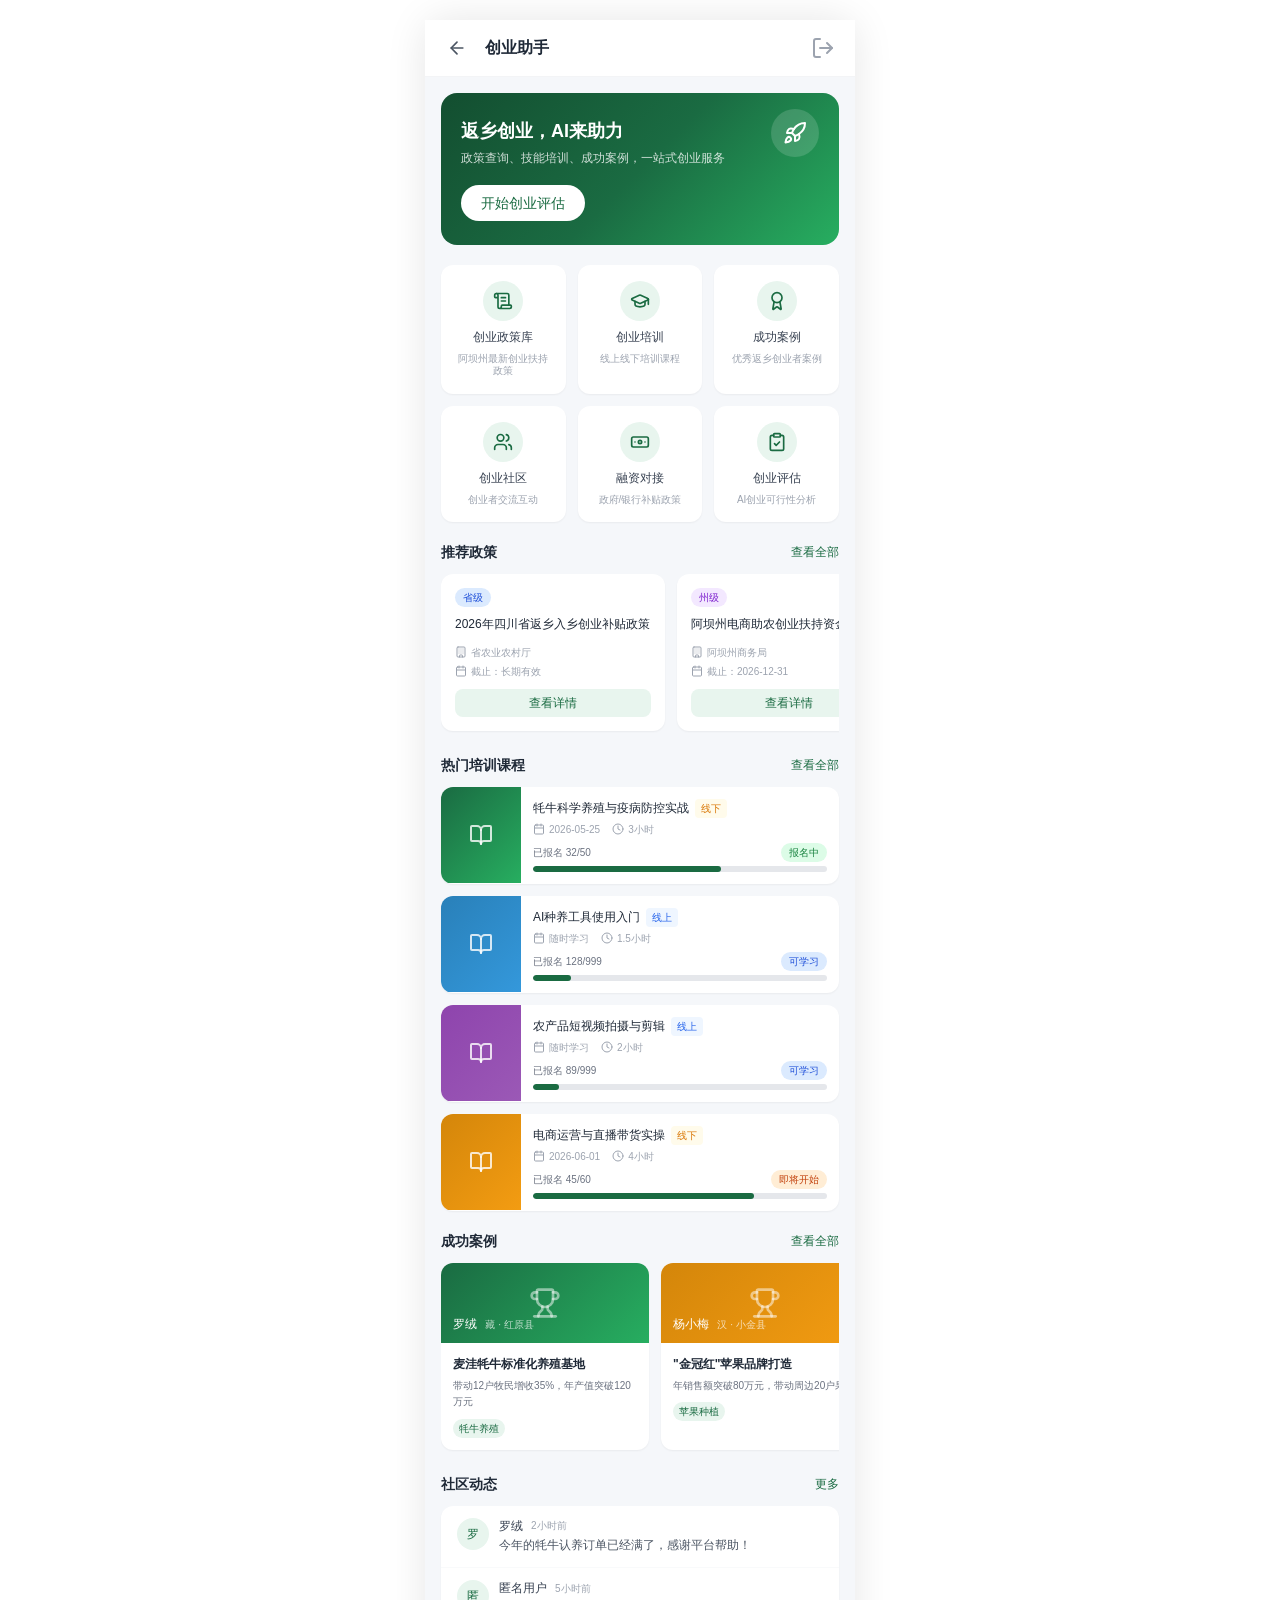
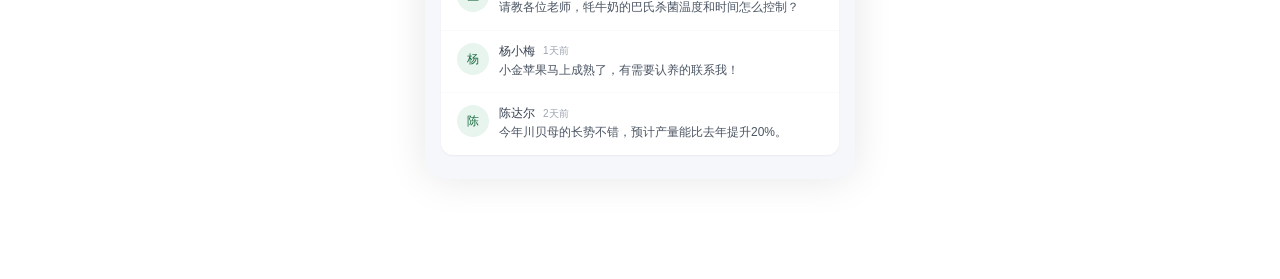
<file: farming/startup.html>
<!DOCTYPE html>
<html lang="zh-CN">
<head>
  <meta charset="UTF-8">
  <meta name="viewport" content="width=device-width, initial-scale=1.0">
  <title>羌藏耕牧智护 - 创业助手</title>
  <!-- Google Fonts -->
  <!-- Tailwind CSS -->
  <script src="../js/vendor/tailwind-play.min.js"></script>
  <script>
    tailwind.config = {
      theme: {
        extend: {
          colors: {
            primary: { DEFAULT: '#1A6B42', light: '#E8F5EE', dark: '#134E30' },
            secondary: { DEFAULT: '#D4860A', light: '#FFF8EB' },
            accent: { red: '#E74C3C', orange: '#F39C12' }
          },
          fontFamily: { sans: ['Noto Sans SC', '-apple-system', 'sans-serif'] }
        }
      }
    }
  </script>
  <!-- Lucide Icons -->
  <script src="../js/vendor/lucide.min.js"></script>
  <!-- Chart.js -->
  <script src="../js/vendor/chart.min.js"></script>
  <!-- Custom CSS -->
  <link rel="stylesheet" href="../css/custom.css">
</head>
<body class="farming-body">

<div class="farming-container">

  <!-- ========== 顶部导航栏（由JS渲染） ========== -->
  <div id="subpage-header"></div>

  <!-- ========== Banner ========== -->
  <div class="mx-4 mt-4 rounded-2xl overflow-hidden" style="background: linear-gradient(135deg, #134E30, #1A6B42, #27AE60);">
    <div class="px-5 py-6 relative">
      <!-- 火箭图标 -->
      <div class="absolute top-4 right-5 w-12 h-12 rounded-full bg-white/15 flex items-center justify-center">
        <i data-lucide="rocket" class="w-6 h-6 text-white"></i>
      </div>
      <h2 class="text-lg font-bold text-white mb-1">返乡创业，AI来助力</h2>
      <p class="text-xs text-white/80 leading-relaxed max-w-[85%]">政策查询、技能培训、成功案例，一站式创业服务</p>
      <button onclick="showToast('创业评估功能演示')" class="mt-4 bg-white text-primary text-sm font-medium px-5 py-2 rounded-full hover:bg-gray-50 transition">
        开始创业评估
      </button>
    </div>
  </div>

  <!-- ========== 功能入口网格 (2x3) ========== -->
  <div class="px-4 mt-5">
    <div class="grid grid-cols-3 gap-3">
      <div onclick="showToast('创业政策库功能演示')" class="bg-white rounded-xl p-4 flex flex-col items-center gap-2 shadow-sm cursor-pointer hover:shadow-md transition">
        <div class="w-10 h-10 rounded-full bg-primary-light flex items-center justify-center">
          <i data-lucide="scroll-text" class="w-5 h-5 text-primary"></i>
        </div>
        <span class="text-xs font-medium text-gray-700">创业政策库</span>
        <span class="text-[10px] text-gray-400 text-center leading-tight">阿坝州最新创业扶持政策</span>
      </div>
      <div onclick="showToast('创业培训功能演示')" class="bg-white rounded-xl p-4 flex flex-col items-center gap-2 shadow-sm cursor-pointer hover:shadow-md transition">
        <div class="w-10 h-10 rounded-full bg-primary-light flex items-center justify-center">
          <i data-lucide="graduation-cap" class="w-5 h-5 text-primary"></i>
        </div>
        <span class="text-xs font-medium text-gray-700">创业培训</span>
        <span class="text-[10px] text-gray-400 text-center leading-tight">线上线下培训课程</span>
      </div>
      <div onclick="showToast('成功案例功能演示')" class="bg-white rounded-xl p-4 flex flex-col items-center gap-2 shadow-sm cursor-pointer hover:shadow-md transition">
        <div class="w-10 h-10 rounded-full bg-primary-light flex items-center justify-center">
          <i data-lucide="award" class="w-5 h-5 text-primary"></i>
        </div>
        <span class="text-xs font-medium text-gray-700">成功案例</span>
        <span class="text-[10px] text-gray-400 text-center leading-tight">优秀返乡创业者案例</span>
      </div>
      <div onclick="showToast('创业社区功能演示')" class="bg-white rounded-xl p-4 flex flex-col items-center gap-2 shadow-sm cursor-pointer hover:shadow-md transition">
        <div class="w-10 h-10 rounded-full bg-primary-light flex items-center justify-center">
          <i data-lucide="users" class="w-5 h-5 text-primary"></i>
        </div>
        <span class="text-xs font-medium text-gray-700">创业社区</span>
        <span class="text-[10px] text-gray-400 text-center leading-tight">创业者交流互动</span>
      </div>
      <div onclick="showToast('融资对接功能演示')" class="bg-white rounded-xl p-4 flex flex-col items-center gap-2 shadow-sm cursor-pointer hover:shadow-md transition">
        <div class="w-10 h-10 rounded-full bg-primary-light flex items-center justify-center">
          <i data-lucide="banknote" class="w-5 h-5 text-primary"></i>
        </div>
        <span class="text-xs font-medium text-gray-700">融资对接</span>
        <span class="text-[10px] text-gray-400 text-center leading-tight">政府/银行补贴政策</span>
      </div>
      <div onclick="showToast('创业评估功能演示')" class="bg-white rounded-xl p-4 flex flex-col items-center gap-2 shadow-sm cursor-pointer hover:shadow-md transition">
        <div class="w-10 h-10 rounded-full bg-primary-light flex items-center justify-center">
          <i data-lucide="clipboard-check" class="w-5 h-5 text-primary"></i>
        </div>
        <span class="text-xs font-medium text-gray-700">创业评估</span>
        <span class="text-[10px] text-gray-400 text-center leading-tight">AI创业可行性分析</span>
      </div>
    </div>
  </div>

  <!-- ========== 推荐政策（横向滚动） ========== -->
  <div class="px-4 mt-5">
    <div class="flex items-center justify-between mb-3">
      <h2 class="text-sm font-semibold text-gray-800">推荐政策</h2>
      <button onclick="showToast('查看全部政策')" class="text-xs text-primary">查看全部</button>
    </div>
    <div class="scroll-x flex gap-3 pb-1" id="policies-container">
      <!-- 由JS渲染 -->
    </div>
  </div>

  <!-- ========== 热门培训课程 ========== -->
  <div class="px-4 mt-5">
    <div class="flex items-center justify-between mb-3">
      <h2 class="text-sm font-semibold text-gray-800">热门培训课程</h2>
      <button onclick="showToast('查看全部课程')" class="text-xs text-primary">查看全部</button>
    </div>
    <div id="courses-container" class="space-y-3">
      <!-- 由JS渲染 -->
    </div>
  </div>

  <!-- ========== 成功案例（横向滚动） ========== -->
  <div class="px-4 mt-5">
    <div class="flex items-center justify-between mb-3">
      <h2 class="text-sm font-semibold text-gray-800">成功案例</h2>
      <button onclick="showToast('查看全部案例')" class="text-xs text-primary">查看全部</button>
    </div>
    <div class="scroll-x flex gap-3 pb-1" id="cases-container">
      <!-- 由JS渲染 -->
    </div>
  </div>

  <!-- ========== 社区动态 ========== -->
  <div class="px-4 mt-5 pb-6">
    <div class="flex items-center justify-between mb-3">
      <h2 class="text-sm font-semibold text-gray-800">社区动态</h2>
      <button onclick="showToast('进入创业社区')" class="text-xs text-primary">更多</button>
    </div>
    <div class="bg-white rounded-xl shadow-sm overflow-hidden" id="community-container">
      <!-- 由JS渲染 -->
    </div>
  </div>

</div>

<!-- ========== 引用脚本 ========== -->
<script src="../js/mock-data.js"></script>
<script src="../js/components.js"></script>

<script>
  // ========== 渲染顶部导航 ==========
  document.getElementById('subpage-header').innerHTML = renderSubPageHeader('创业助手', 'farm-home.html');

  // ========== 渲染推荐政策 ==========
  function renderPolicies() {
    const container = document.getElementById('policies-container');
    const policies = window.MockData.startup.policies;
    if (!policies || policies.length === 0) {
      container.innerHTML = '<div class="text-xs text-gray-400 py-4 w-full text-center">暂无政策数据</div>';
      return;
    }

    // 政策等级颜色映射
    const levelColors = {
      '省级': { bg: 'bg-blue-100', text: 'text-blue-700' },
      '州级': { bg: 'bg-purple-100', text: 'text-purple-700' },
      '县级': { bg: 'bg-green-100', text: 'text-green-700' }
    };

    container.innerHTML = policies.map(p => {
      const colors = levelColors[p.level] || { bg: 'bg-gray-100', text: 'text-gray-700' };
      return `
        <div class="flex-shrink-0 w-56 bg-white rounded-xl p-3.5 shadow-sm flex flex-col">
          <span class="inline-block self-start text-[10px] px-2 py-0.5 rounded-full ${colors.bg} ${colors.text} font-medium">${p.level}</span>
          <h3 class="text-xs font-medium text-gray-800 mt-2 leading-relaxed line-clamp-2">${p.title}</h3>
          <div class="mt-auto pt-2.5">
            <div class="flex items-center gap-1 text-[10px] text-gray-400 mb-1">
              <i data-lucide="building" class="w-3 h-3"></i>
              <span>${p.source}</span>
            </div>
            <div class="flex items-center gap-1 text-[10px] text-gray-400 mb-2.5">
              <i data-lucide="calendar" class="w-3 h-3"></i>
              <span>截止：${p.deadline}</span>
            </div>
            <button onclick="showToast('查看政策详情')" class="w-full text-xs text-primary bg-primary-light py-1.5 rounded-lg hover:bg-primary hover:text-white transition font-medium">
              查看详情
            </button>
          </div>
        </div>
      `;
    }).join('');

    if (window.lucide) lucide.createIcons();
  }

  // ========== 渲染培训课程 ==========
  function renderCourses() {
    const container = document.getElementById('courses-container');
    const courses = window.MockData.startup.courses;
    if (!courses || courses.length === 0) {
      container.innerHTML = '<div class="text-xs text-gray-400 py-4 text-center">暂无培训课程</div>';
      return;
    }

    // 课程分类渐变色
    const courseGradients = [
      'linear-gradient(135deg, #1A6B42, #27AE60)',
      'linear-gradient(135deg, #2980B9, #3498DB)',
      'linear-gradient(135deg, #8E44AD, #9B59B6)',
      'linear-gradient(135deg, #D4860A, #F39C12)'
    ];

    container.innerHTML = courses.map((course, index) => {
      const progress = Math.min(Math.round((course.enrolled / course.capacity) * 100), 100);
      const gradient = courseGradients[index % courseGradients.length];

      // 状态标签
      let statusBadge = '';
      if (course.status === 'enrolling') {
        statusBadge = '<span class="text-[10px] bg-green-100 text-green-700 px-2 py-0.5 rounded-full">报名中</span>';
      } else if (course.status === 'available') {
        statusBadge = '<span class="text-[10px] bg-blue-100 text-blue-700 px-2 py-0.5 rounded-full">可学习</span>';
      } else if (course.status === 'upcoming') {
        statusBadge = '<span class="text-[10px] bg-orange-100 text-orange-700 px-2 py-0.5 rounded-full">即将开始</span>';
      } else {
        statusBadge = '<span class="text-[10px] bg-gray-100 text-gray-500 px-2 py-0.5 rounded-full">已结束</span>';
      }

      // 课程类型标签
      const typeTag = course.type === '线上培训'
        ? '<span class="text-[10px] bg-blue-50 text-blue-600 px-1.5 py-0.5 rounded">线上</span>'
        : '<span class="text-[10px] bg-amber-50 text-amber-600 px-1.5 py-0.5 rounded">线下</span>';

      return `
        <div class="bg-white rounded-xl shadow-sm overflow-hidden flex" onclick="showToast('课程详情功能演示')">
          <div class="w-20 h-24 flex-shrink-0 flex items-center justify-center" style="background: ${gradient};">
            <i data-lucide="book-open" class="w-6 h-6 text-white/80"></i>
          </div>
          <div class="flex-1 p-3 flex flex-col justify-between min-w-0">
            <div>
              <div class="flex items-center gap-1.5 mb-1">
                <h3 class="text-xs font-medium text-gray-800 truncate">${course.title}</h3>
                ${typeTag}
              </div>
              <div class="flex items-center gap-3 text-[10px] text-gray-400 mb-1.5">
                <span class="flex items-center gap-1"><i data-lucide="calendar" class="w-3 h-3"></i>${course.date}</span>
                <span class="flex items-center gap-1"><i data-lucide="clock" class="w-3 h-3"></i>${course.duration}</span>
              </div>
            </div>
            <div>
              <div class="flex items-center justify-between mb-1">
                <span class="text-[10px] text-gray-500">已报名 ${course.enrolled}/${course.capacity}</span>
                ${statusBadge}
              </div>
              <div class="progress-bar">
                <div class="progress-bar-fill" style="width: ${progress}%; background: ${progress >= 80 ? '#E74C3C' : '#1A6B42'};"></div>
              </div>
            </div>
          </div>
        </div>
      `;
    }).join('');

    if (window.lucide) lucide.createIcons();
  }

  // ========== 渲染成功案例 ==========
  function renderSuccessCases() {
    const container = document.getElementById('cases-container');
    const cases = window.MockData.startup.successCases;
    if (!cases || cases.length === 0) {
      container.innerHTML = '<div class="text-xs text-gray-400 py-4 w-full text-center">暂无成功案例</div>';
      return;
    }

    // 案例渐变色
    const caseGradients = [
      'linear-gradient(135deg, #1A6B42, #27AE60)',
      'linear-gradient(135deg, #D4860A, #F39C12)',
      'linear-gradient(135deg, #2980B9, #3498DB)'
    ];

    container.innerHTML = cases.map((c, index) => {
      const gradient = caseGradients[index % caseGradients.length];
      return `
        <div class="flex-shrink-0 w-52 bg-white rounded-xl shadow-sm overflow-hidden">
          <div class="h-20 relative" style="background: ${gradient};">
            <div class="absolute inset-0 flex items-center justify-center">
              <i data-lucide="trophy" class="w-8 h-8 text-white/50"></i>
            </div>
            <div class="absolute bottom-2 left-3">
              <span class="text-white text-xs font-medium">${c.name}</span>
              <span class="text-white/70 text-[10px] ml-1">${c.ethnicity} · ${c.county}</span>
            </div>
          </div>
          <div class="p-3">
            <h3 class="text-xs font-semibold text-gray-800 mb-1 leading-relaxed">${c.project}</h3>
            <p class="text-[10px] text-gray-500 leading-relaxed line-clamp-2 mb-2">${c.summary}</p>
            <div class="flex flex-wrap gap-1">
              ${c.tags.map(tag => `<span class="text-[10px] bg-primary-light text-primary px-1.5 py-0.5 rounded-full">${tag}</span>`).join('')}
            </div>
          </div>
        </div>
      `;
    }).join('');

    if (window.lucide) lucide.createIcons();
  }

  // ========== 渲染社区动态 ==========
  function renderCommunityPosts() {
    const container = document.getElementById('community-container');
    const posts = window.MockData.startup.communityPosts;

    if (!posts || posts.length === 0) {
      container.innerHTML = `
        <div class="empty-state">
          <i data-lucide="users" class="w-10 h-10 text-gray-300 mb-3"></i>
          <p class="text-xs text-gray-400">暂无社区动态</p>
          <p class="text-[10px] text-gray-300 mt-1">快来成为第一个发帖人吧</p>
        </div>
      `;
      if (window.lucide) lucide.createIcons();
      return;
    }

    container.innerHTML = posts.map(p => {
      const avatarChar = p.author === '匿名用户' ? '匿' : p.author.charAt(0);
      return `
        <div class="flex items-start gap-2.5 px-4 py-3 border-b border-gray-50 last:border-0">
          <div class="w-8 h-8 rounded-full bg-primary-light flex items-center justify-center text-primary text-xs font-medium flex-shrink-0">${avatarChar}</div>
          <div class="flex-1 min-w-0">
            <div class="flex items-center gap-2 mb-0.5">
              <span class="text-xs font-medium text-gray-700">${p.author}</span>
              <span class="text-[10px] text-gray-400">${p.time}</span>
            </div>
            <p class="text-xs text-gray-600 leading-relaxed line-clamp-2">${p.content}</p>
          </div>
        </div>
      `;
    }).join('');

    if (window.lucide) lucide.createIcons();
  }

  // ========== 初始化 ==========
  document.addEventListener('DOMContentLoaded', () => {
    renderPolicies();
    renderCourses();
    renderSuccessCases();
    renderCommunityPosts();
    initCommon();
  });
</script>

</body>
</html>
</file>
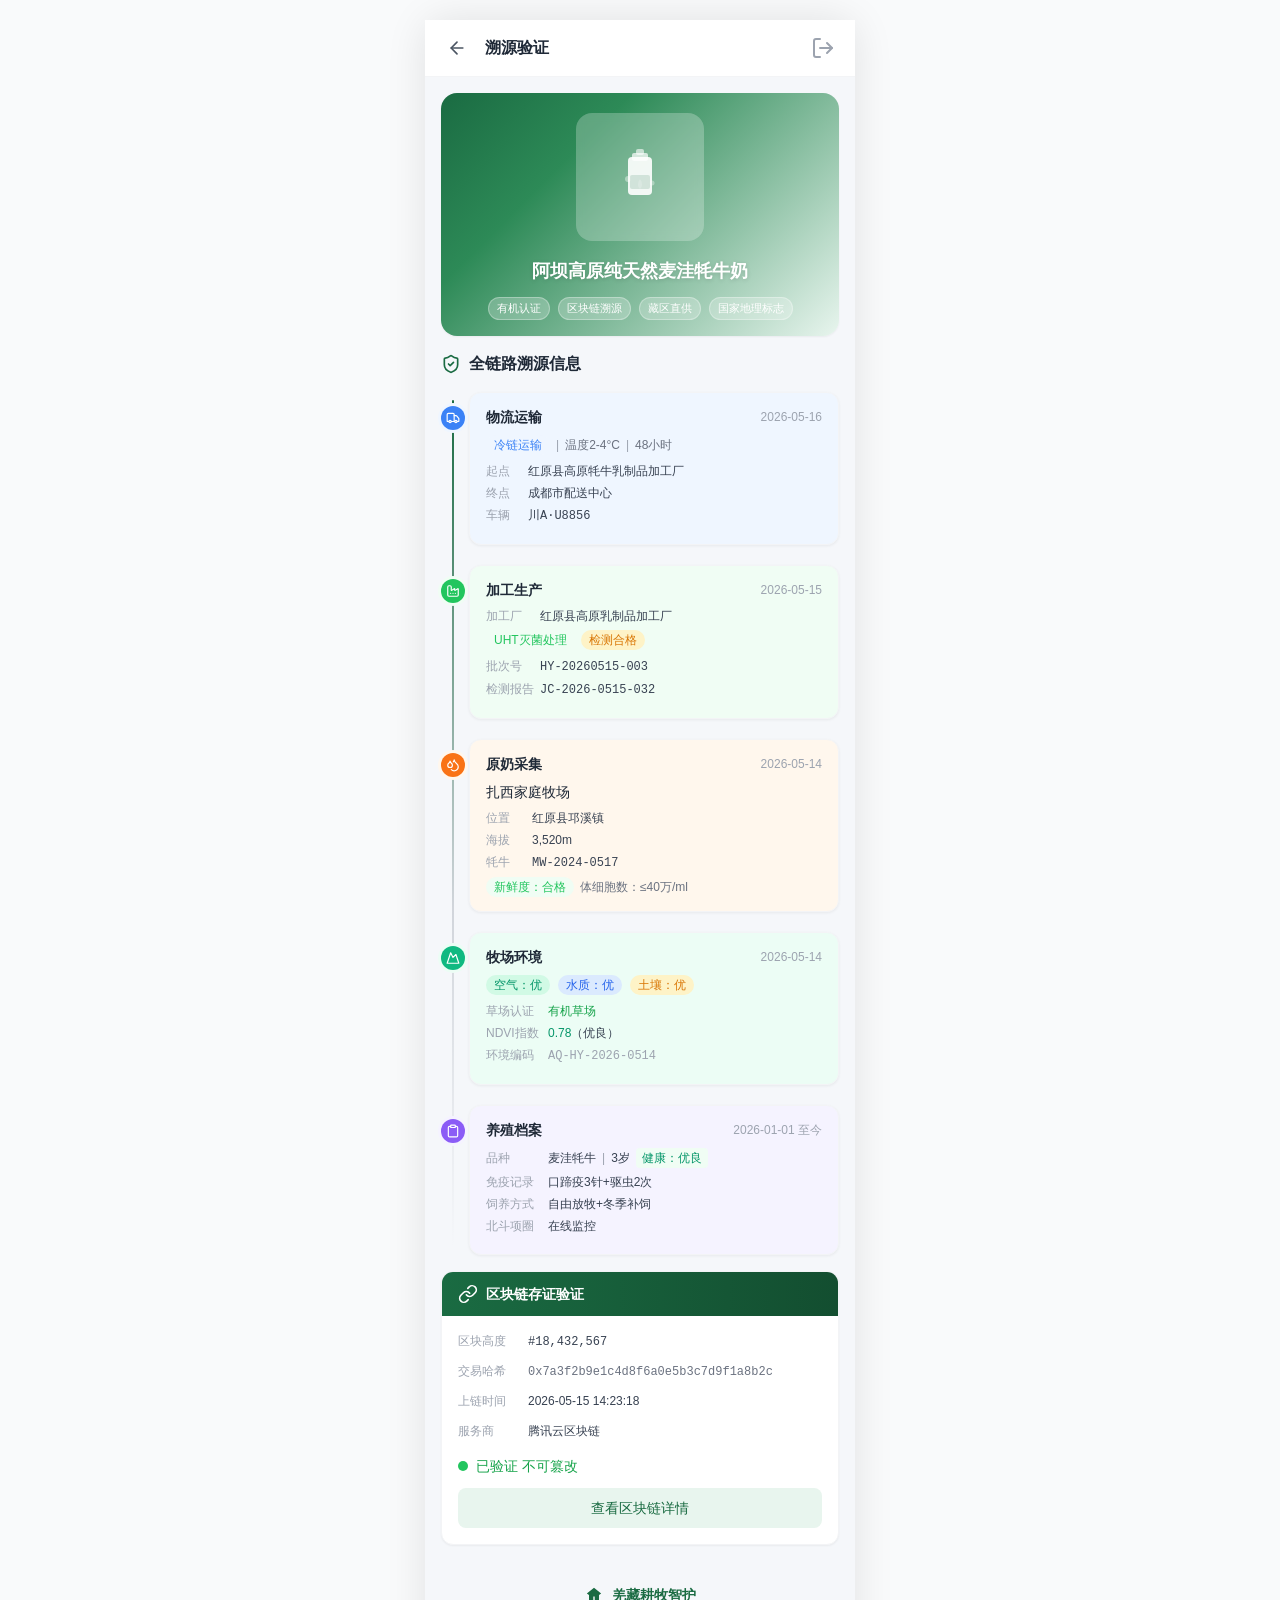
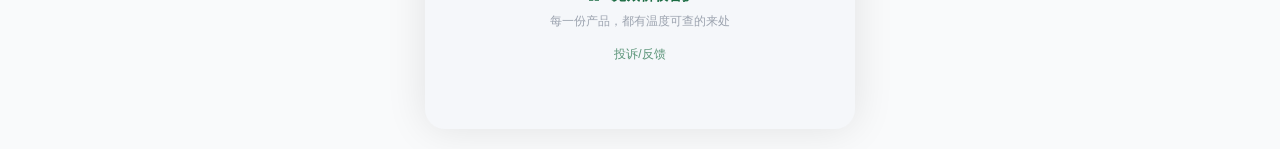
<file: farming/trace-scan.html>
<!DOCTYPE html>
<html lang="zh-CN">
<head>
  <meta charset="UTF-8">
  <meta name="viewport" content="width=device-width, initial-scale=1.0, maximum-scale=1.0, user-scalable=no">
  <title>溯源验证 - 羌藏耕牧智护</title>
  <script src="../js/vendor/tailwind-play.min.js"></script>
  <script src="../js/vendor/lucide.min.js"></script>
  <link rel="stylesheet" href="../css/custom.css">
  <script>
    tailwind.config = {
      theme: {
        extend: {
          colors: {
            primary: { DEFAULT: '#1A6B42', light: '#E8F5EE', dark: '#134E30' },
            secondary: { DEFAULT: '#D4860A', light: '#FFF8EB' },
            accent: { red: '#E74C3C', orange: '#F39C12' }
          },
          fontFamily: { sans: ['Noto Sans SC', '-apple-system', 'sans-serif'] }
        }
      }
    }
  </script>
  <style>
    /* ========== 时间线核心样式 ========== */
    .trace-timeline { position: relative; padding-left: 28px; }
    .trace-timeline::before {
      content: ''; position: absolute; left: 11px; top: 8px; bottom: 8px;
      width: 2px; background: linear-gradient(to bottom, #1A6B42, #D1D5DB 60%, transparent);
      border-radius: 1px;
    }
    .trace-node {
      position: relative; margin-bottom: 20px; padding-left: 0;
    }
    .trace-node:last-child { margin-bottom: 0; }
    /* 时间线圆点 */
    .trace-dot {
      position: absolute; left: -28px; top: 14px;
      width: 24px; height: 24px; border-radius: 50%;
      display: flex; align-items: center; justify-content: center;
      z-index: 2;
    }
    /* 卡片样式 */
    .trace-card {
      background: white; border-radius: 12px; padding: 14px 16px;
      box-shadow: 0 1px 3px rgba(0,0,0,0.06); border: 1px solid #F3F4F6;
    }
    /* 阶段间连接虚线 */
    .trace-node:not(:last-child) .trace-card {
      position: relative;
    }
    /* 动画 */
    @keyframes fadeInUp {
      from { opacity: 0; transform: translateY(12px); }
      to { opacity: 1; transform: translateY(0); }
    }
    .trace-node { animation: fadeInUp 0.5s ease-out both; }
    .trace-node:nth-child(1) { animation-delay: 0.05s; }
    .trace-node:nth-child(2) { animation-delay: 0.12s; }
    .trace-node:nth-child(3) { animation-delay: 0.19s; }
    .trace-node:nth-child(4) { animation-delay: 0.26s; }
    .trace-node:nth-child(5) { animation-delay: 0.33s; }

    /* 标签 */
    .tag-pill {
      display: inline-block; padding: 2px 8px; border-radius: 999px;
      font-size: 11px; font-weight: 500;
    }
    /* 验证状态闪烁 */
    @keyframes pulse-verify {
      0%, 100% { opacity: 1; }
      50% { opacity: 0.7; }
    }
    .verify-badge {
      animation: pulse-verify 2s ease-in-out infinite;
    }
    /* 详情行 */
    .detail-row { display: flex; align-items: baseline; gap: 6px; margin-bottom: 6px; }
    .detail-label { font-size: 12px; color: #9CA3AF; white-space: nowrap; min-width: 64px; }
    .detail-value { font-size: 13px; color: #374151; font-weight: 500; }
  </style>
</head>
<body class="bg-gray-50">
<div class="farming-container" style="background:#F5F7FA; min-height:100vh; padding-bottom:24px;">

  <!-- 顶部导航 -->
  <div id="header"></div>

  <!-- 主内容 -->
  <div class="px-4 pt-4 pb-6 space-y-4">

    <!-- ==================== 产品展示卡 ==================== -->
    <div class="rounded-2xl overflow-hidden shadow-sm" style="background: linear-gradient(135deg, #1A6B42 0%, #2D8A57 30%, #E8F5EE 100%);">
      <div class="p-5 pb-4">
        <!-- 产品图片占位 -->
        <div class="flex justify-center mb-4">
          <div class="w-32 h-32 rounded-2xl flex items-center justify-center" style="background: rgba(255,255,255,0.25); backdrop-filter: blur(4px);">
            <svg width="80" height="80" viewBox="0 0 80 80" fill="none">
              <!-- 牦牛奶瓶 -->
              <rect x="28" y="20" width="24" height="38" rx="4" fill="white" opacity="0.9"/>
              <rect x="32" y="16" width="16" height="8" rx="2" fill="white" opacity="0.7"/>
              <rect x="36" y="12" width="8" height="6" rx="2" fill="white" opacity="0.6"/>
              <!-- 奶滴 -->
              <path d="M40 42 Q36 48 40 52 Q44 48 40 42Z" fill="white" opacity="0.8"/>
              <circle cx="28" cy="42" r="3" fill="white" opacity="0.4"/>
              <circle cx="52" cy="46" r="2.5" fill="white" opacity="0.35"/>
              <!-- 标签 -->
              <rect x="30" y="38" width="20" height="14" rx="2" fill="#1A6B42" opacity="0.15"/>
            </svg>
          </div>
        </div>
        <!-- 产品名称 -->
        <h1 class="text-lg font-bold text-white text-center mb-3" style="text-shadow: 0 1px 4px rgba(0,0,0,0.15);">阿坝高原纯天然麦洼牦牛奶</h1>
        <!-- 标签 -->
        <div class="flex justify-center flex-wrap gap-2">
          <span class="tag-pill" style="background:rgba(255,255,255,0.25); color:white; border:1px solid rgba(255,255,255,0.3);">有机认证</span>
          <span class="tag-pill" style="background:rgba(255,255,255,0.25); color:white; border:1px solid rgba(255,255,255,0.3);">区块链溯源</span>
          <span class="tag-pill" style="background:rgba(255,255,255,0.25); color:white; border:1px solid rgba(255,255,255,0.3);">藏区直供</span>
          <span class="tag-pill" style="background:rgba(255,255,255,0.25); color:white; border:1px solid rgba(255,255,255,0.3);">国家地理标志</span>
        </div>
      </div>
    </div>

    <!-- ==================== 溯源时间线标题 ==================== -->
    <div class="flex items-center gap-2">
      <i data-lucide="shield-check" class="w-5 h-5 text-primary"></i>
      <h2 class="text-base font-semibold text-gray-800">全链路溯源信息</h2>
    </div>

    <!-- ==================== 溯源时间线容器 ==================== -->
    <div id="trace-timeline-container" class="trace-timeline">
      <!-- 由 JS 动态渲染 -->
    </div>

    <!-- ==================== 区块链验证卡 ==================== -->
    <div class="bg-white rounded-xl shadow-sm border border-gray-100 overflow-hidden mt-6">
      <div class="bg-gradient-to-r from-primary to-primary-dark px-4 py-3 flex items-center gap-2">
        <i data-lucide="link" class="w-5 h-5 text-white"></i>
        <span class="text-sm font-semibold text-white">区块链存证验证</span>
      </div>
      <div class="p-4 space-y-3">
        <div class="detail-row">
          <span class="detail-label">区块高度</span>
          <span class="detail-value font-mono text-xs">#18,432,567</span>
        </div>
        <div class="detail-row">
          <span class="detail-label">交易哈希</span>
          <span class="detail-value font-mono text-xs text-gray-500 break-all">0x7a3f2b9e1c4d8f6a0e5b3c7d9f1a8b2c</span>
        </div>
        <div class="detail-row">
          <span class="detail-label">上链时间</span>
          <span class="detail-value text-xs">2026-05-15 14:23:18</span>
        </div>
        <div class="detail-row">
          <span class="detail-label">服务商</span>
          <span class="detail-value text-xs">腾讯云区块链</span>
        </div>
        <div class="flex items-center gap-2 pt-1">
          <div class="verify-badge w-2.5 h-2.5 rounded-full bg-green-500"></div>
          <span class="text-sm font-medium text-green-600">已验证 不可篡改</span>
        </div>
        <button class="w-full mt-3 py-2.5 rounded-lg text-sm font-medium transition" style="background:#E8F5EE; color:#1A6B42;" onclick="showToast('区块链详情页开发中...')">
          查看区块链详情
        </button>
      </div>
    </div>

    <!-- ==================== 页脚 ==================== -->
    <div class="text-center pt-6 pb-4">
      <div class="flex items-center justify-center gap-2 mb-2">
        <svg width="20" height="20" viewBox="0 0 28 28" fill="none">
          <path d="M14 4L4 12l3 2v8h6v-6h2v6h6v-8l3-2L14 4z" fill="#1A6B42"/>
        </svg>
        <span class="text-sm font-semibold text-primary">羌藏耕牧智护</span>
      </div>
      <p class="text-xs text-gray-400 mb-3">每一份产品，都有温度可查的来处</p>
      <a href="#" class="text-xs text-primary/70 hover:text-primary transition" onclick="showToast('反馈页面开发中...'); return false;">投诉/反馈</a>
    </div>

  </div>
</div>

<script src="../js/mock-data.js"></script>
<script src="../js/components.js"></script>
<script>
// ========== 时间线阶段配置（图标、颜色）==========
const STAGE_CONFIG = {
  '物流运输':  { bgColor: '#EFF6FF', dotColor: '#3B82F6', icon: 'truck',     label: '运输' },
  '加工生产':  { bgColor: '#F0FDF4', dotColor: '#22C55E', icon: 'factory',   label: '加工' },
  '原奶采集':  { bgColor: '#FFF7ED', dotColor: '#F97316', icon: 'droplets',  label: '采集' },
  '牧场环境':  { bgColor: '#ECFDF5', dotColor: '#10B981', icon: 'mountain',  label: '环境' },
  '养殖档案':  { bgColor: '#F5F3FF', dotColor: '#8B5CF6', icon: 'clipboard', label: '档案' }
};

// ========== 渲染单个阶段详情 ==========
function renderStageDetails(stage, details) {
  switch (stage) {
    case '物流运输':
      return `
        <div class="flex items-center gap-1.5 mb-2">
          <span class="text-xs px-2 py-0.5 rounded-full" style="background:#EFF6FF; color:#3B82F6; font-weight:500;">${details.method}</span>
          <span class="text-xs text-gray-400">|</span>
          <span class="text-xs text-gray-500">温度${details.temp}</span>
          <span class="text-xs text-gray-400">|</span>
          <span class="text-xs text-gray-500">${details.duration}</span>
        </div>
        <div class="detail-row">
          <span class="detail-label" style="min-width:auto;width:36px;">起点</span>
          <span class="detail-value text-xs">${details.from}</span>
        </div>
        <div class="detail-row">
          <span class="detail-label" style="min-width:auto;width:36px;">终点</span>
          <span class="detail-value text-xs">${details.to}</span>
        </div>
        <div class="detail-row">
          <span class="detail-label" style="min-width:auto;width:36px;">车辆</span>
          <span class="detail-value text-xs font-mono">${details.vehicle}</span>
        </div>
      `;

    case '加工生产':
      return `
        <div class="detail-row">
          <span class="detail-label" style="min-width:auto;width:48px;">加工厂</span>
          <span class="detail-value text-xs">${details.factory}</span>
        </div>
        <div class="flex items-center gap-1.5 mb-2">
          <span class="text-xs px-2 py-0.5 rounded-full" style="background:#F0FDF4; color:#22C55E; font-weight:500;">${details.process}</span>
          <span class="text-xs px-2 py-0.5 rounded-full" style="background:#FEF3C7; color:#D97706; font-weight:500;">${details.result}</span>
        </div>
        <div class="detail-row">
          <span class="detail-label" style="min-width:auto;width:48px;">批次号</span>
          <span class="detail-value text-xs font-mono">${details.batch}</span>
        </div>
        <div class="detail-row">
          <span class="detail-label" style="min-width:auto;width:48px;">检测报告</span>
          <span class="detail-value text-xs font-mono">${details.report}</span>
        </div>
      `;

    case '原奶采集':
      return `
        <div class="flex items-center gap-1.5 mb-2">
          <span class="text-sm font-medium text-gray-800">${details.farm}</span>
        </div>
        <div class="detail-row">
          <span class="detail-label" style="min-width:auto;width:40px;">位置</span>
          <span class="detail-value text-xs">${details.location}</span>
        </div>
        <div class="detail-row">
          <span class="detail-label" style="min-width:auto;width:40px;">海拔</span>
          <span class="detail-value text-xs">${details.altitude}</span>
        </div>
        <div class="detail-row">
          <span class="detail-label" style="min-width:auto;width:40px;">牦牛</span>
          <span class="detail-value text-xs font-mono">${details.yakId}</span>
        </div>
        <div class="flex items-center gap-1.5">
          <span class="text-xs px-2 py-0.5 rounded-full" style="background:#F0FDF4; color:#22C55E; font-weight:500;">新鲜度：${details.test}</span>
          <span class="text-xs text-gray-500">体细胞数：${details.cellCount}</span>
        </div>
      `;

    case '牧场环境':
      return `
        <div class="flex items-center gap-2 mb-2 flex-wrap">
          <span class="text-xs px-2 py-0.5 rounded-full" style="background:#D1FAE5; color:#059669; font-weight:500;">空气：${details.air}</span>
          <span class="text-xs px-2 py-0.5 rounded-full" style="background:#DBEAFE; color:#2563EB; font-weight:500;">水质：${details.water}</span>
          <span class="text-xs px-2 py-0.5 rounded-full" style="background:#FEF3C7; color:#D97706; font-weight:500;">土壤：${details.soil}</span>
        </div>
        <div class="detail-row">
          <span class="detail-label" style="min-width:auto;width:56px;">草场认证</span>
          <span class="detail-value text-xs text-green-600">${details.grassCert}</span>
        </div>
        <div class="detail-row">
          <span class="detail-label" style="min-width:auto;width:56px;">NDVI指数</span>
          <span class="detail-value text-xs"><span class="font-medium" style="color:#059669;">${details.ndvi}</span>（优良）</span>
        </div>
        <div class="detail-row">
          <span class="detail-label" style="min-width:auto;width:56px;">环境编码</span>
          <span class="detail-value text-xs font-mono text-gray-400">${details.envId}</span>
        </div>
      `;

    case '养殖档案':
      return `
        <div class="detail-row">
          <span class="detail-label" style="min-width:auto;width:56px;">品种</span>
          <span class="detail-value text-xs">${details.breed}</span>
          <span class="text-xs text-gray-400">|</span>
          <span class="detail-value text-xs">${details.age}</span>
          <span class="text-xs px-1.5 py-0.5 rounded" style="background:#F0FDF4; color:#059669; font-weight:500;">健康：${details.health}</span>
        </div>
        <div class="detail-row">
          <span class="detail-label" style="min-width:auto;width:56px;">免疫记录</span>
          <span class="detail-value text-xs">${details.vaccine}</span>
        </div>
        <div class="detail-row">
          <span class="detail-label" style="min-width:auto;width:56px;">饲养方式</span>
          <span class="detail-value text-xs">${details.method}</span>
        </div>
        <div class="detail-row">
          <span class="detail-label" style="min-width:auto;width:56px;">北斗项圈</span>
          <span class="detail-value text-xs">${details.beidou}</span>
        </div>
      `;

    default:
      return `<div class="text-xs text-gray-500">暂无详情</div>`;
  }
}

// ========== 渲染完整时间线 ==========
function renderTraceTimeline() {
  const container = document.getElementById('trace-timeline-container');
  if (!container) return;

  const chain = window.MockData && window.MockData.traceChain;
  if (!chain || !chain.length) {
    container.innerHTML = '<div class="text-center text-gray-400 text-sm py-8">暂无溯源数据</div>';
    return;
  }

  let html = '';

  chain.forEach((item, index) => {
    const cfg = STAGE_CONFIG[item.stage] || { bgColor: '#F9FAFB', dotColor: '#9CA3AF', icon: 'file', label: item.stage };
    const detailsHtml = renderStageDetails(item.stage, item.details);
    const stageTime = item.time || '';

    html += `
      <div class="trace-node">
        <!-- 时间线圆点 -->
        <div class="trace-dot" style="background:${cfg.dotColor}; box-shadow: 0 0 0 3px ${cfg.bgColor};">
          <i data-lucide="${cfg.icon}" class="w-3.5 h-3.5 text-white"></i>
        </div>
        <!-- 卡片 -->
        <div class="trace-card" style="background:${cfg.bgColor};">
          <!-- 标题行 -->
          <div class="flex items-center justify-between mb-2">
            <h3 class="text-sm font-semibold text-gray-800">${item.stage}</h3>
            <span class="text-xs text-gray-400">${stageTime}</span>
          </div>
          <!-- 详情 -->
          <div class="text-xs">${detailsHtml}</div>
        </div>
      </div>
    `;
  });

  container.innerHTML = html;
  if (window.lucide) lucide.createIcons();
}

// ========== 初始化 ==========
document.addEventListener('DOMContentLoaded', function() {
  // 渲染子页面头部
  const headerContainer = document.getElementById('header');
  if (headerContainer) {
    headerContainer.innerHTML = renderSubPageHeader('溯源验证', 'trace.html');
  }

  // 初始化公共功能
  if (typeof initCommon === 'function') initCommon();

  // 渲染溯源时间线
  renderTraceTimeline();
});
</script>

</body>
</html>
</file>
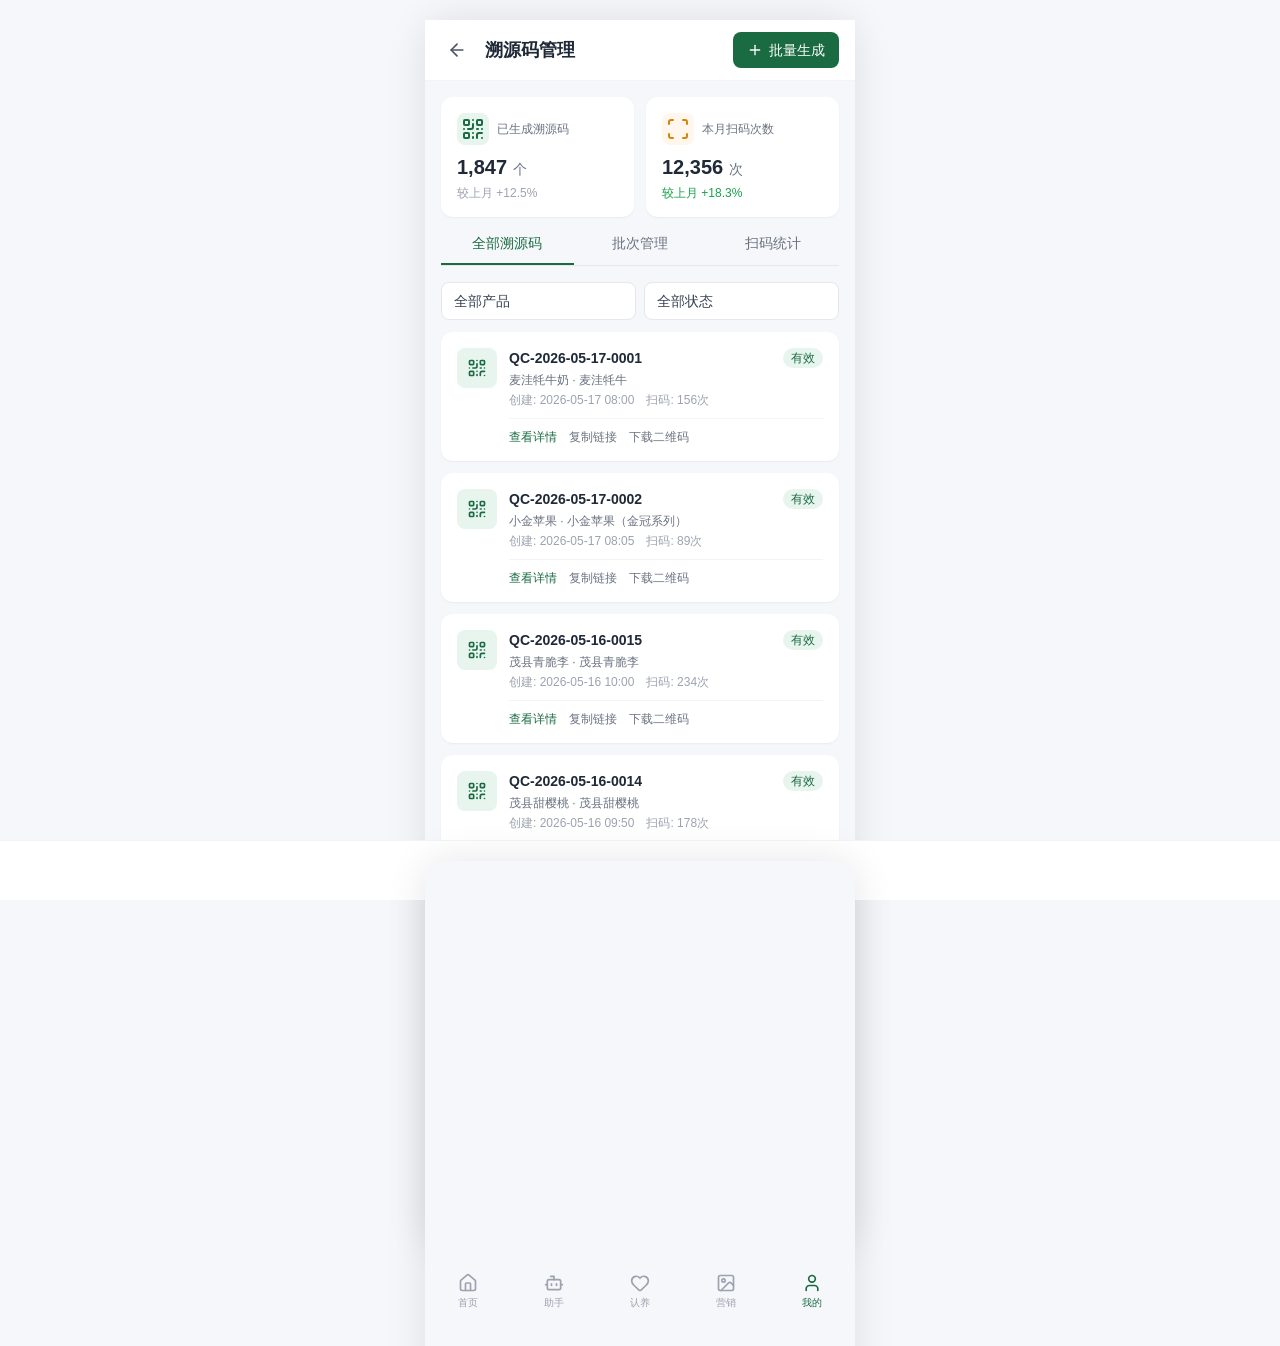
<file: farming/trace.html>
<!DOCTYPE html>
<html lang="zh-CN">
<head>
  <meta charset="UTF-8">
  <meta name="viewport" content="width=device-width, initial-scale=1.0, maximum-scale=1.0, user-scalable=no">
  <title>羌藏耕牧智护 - 溯源码管理</title>
  <!-- Google Fonts -->
  <!-- Tailwind CSS -->
  <script src="../js/vendor/tailwind-play.min.js"></script>
  <script>
    tailwind.config = {
      theme: {
        extend: {
          colors: {
            primary: { DEFAULT: '#1A6B42', light: '#E8F5EE', dark: '#134E30' },
            secondary: { DEFAULT: '#D4860A', light: '#FFF8EB' },
            accent: { red: '#E74C3C', orange: '#F39C12' }
          },
          fontFamily: { sans: ['Noto Sans SC', '-apple-system', 'sans-serif'] }
        }
      }
    }
  </script>
  <!-- Chart.js -->
  <script src="../js/vendor/chart.min.js"></script>
  <!-- Lucide Icons -->
  <script src="../js/vendor/lucide.min.js"></script>
  <!-- 自定义样式 -->
  <link rel="stylesheet" href="../css/custom.css">
  <style>
    /* Tab 切换动画 */
    .tab-panel { display: none; }
    .tab-panel.active { display: block; }
    .tab-btn.active { color: #1A6B42; border-bottom-color: #1A6B42; }

    /* 状态徽章 */
    .badge-valid { background: #E8F5EE; color: #1A6B42; }
    .badge-expired { background: #F3F4F6; color: #9CA3AF; }
    .badge-recall { background: #FDE8E8; color: #E74C3C; }

    /* 图表容器 */
    .chart-wrapper { height: 200px; }
    .chart-wrapper-sm { height: 160px; }
  </style>
</head>
<body class="farming-body bg-[#F5F7FA] font-sans">
  <div class="farming-container min-h-screen pb-20">

    <!-- ===== 顶部导航 ===== -->
    <header class="sticky top-0 z-30 bg-white px-4 py-3 flex items-center justify-between border-b border-gray-100">
      <div class="flex items-center gap-3">
        <a href="farm-home.html" class="w-8 h-8 flex items-center justify-center rounded-full hover:bg-gray-100 transition">
          <i data-lucide="arrow-left" class="w-5 h-5 text-gray-600"></i>
        </a>
        <h1 class="text-lg font-semibold text-gray-800">溯源码管理</h1>
      </div>
      <button class="inline-flex items-center gap-1.5 px-3.5 py-2 bg-primary text-white text-sm font-medium rounded-lg hover:bg-primary-dark transition">
        <i data-lucide="plus" class="w-4 h-4"></i>
        <span>批量生成</span>
      </button>
    </header>

    <!-- ===== 数据概览 ===== -->
    <div class="px-4 mt-4">
      <div class="grid grid-cols-2 gap-3">
        <div class="bg-white rounded-xl p-4 shadow-sm">
          <div class="flex items-center gap-2 mb-2">
            <div class="w-8 h-8 rounded-lg bg-primary-light flex items-center justify-center">
              <i data-lucide="qr-code" class="w-4.5 h-4.5 text-primary"></i>
            </div>
            <span class="text-xs text-gray-500">已生成溯源码</span>
          </div>
          <div class="text-xl font-bold text-gray-800">1,847 <span class="text-sm font-normal text-gray-500">个</span></div>
          <div class="mt-1 text-xs text-gray-400">较上月 +12.5%</div>
        </div>
        <div class="bg-white rounded-xl p-4 shadow-sm">
          <div class="flex items-center gap-2 mb-2">
            <div class="w-8 h-8 rounded-lg bg-orange-50 flex items-center justify-center">
              <i data-lucide="scan" class="w-4.5 h-4.5 text-secondary"></i>
            </div>
            <span class="text-xs text-gray-500">本月扫码次数</span>
          </div>
          <div class="text-xl font-bold text-gray-800">12,356 <span class="text-sm font-normal text-gray-500">次</span></div>
          <div class="mt-1 text-xs text-green-600">较上月 +18.3%</div>
        </div>
      </div>
    </div>

    <!-- ===== 功能 Tab ===== -->
    <div class="px-4 mt-4">
      <div class="flex border-b border-gray-200">
        <button class="tab-btn active flex-1 pb-2.5 text-sm font-medium text-primary border-b-2 border-primary transition" data-tab="all">
          全部溯源码
        </button>
        <button class="tab-btn flex-1 pb-2.5 text-sm font-medium text-gray-500 border-b-2 border-transparent transition" data-tab="batch">
          批次管理
        </button>
        <button class="tab-btn flex-1 pb-2.5 text-sm font-medium text-gray-500 border-b-2 border-transparent transition" data-tab="stats">
          扫码统计
        </button>
      </div>
    </div>

    <!-- ===== Tab 1: 全部溯源码 ===== -->
    <div id="tab-all" class="tab-panel active px-4 mt-4">
      <!-- 筛选栏 -->
      <div class="flex gap-2 mb-3">
        <select id="filter-breed" class="flex-1 px-3 py-2 text-sm bg-white border border-gray-200 rounded-lg text-gray-700 focus:outline-none focus:border-primary appearance-none">
          <option value="">全部产品</option>
          <option value="麦洼牦牛奶">麦洼牦牛奶</option>
          <option value="小金苹果">小金苹果</option>
          <option value="茂县青脆李">茂县青脆李</option>
          <option value="茂县甜樱桃">茂县甜樱桃</option>
          <option value="牦牛肉干">牦牛肉干</option>
        </select>
        <select id="filter-status" class="flex-1 px-3 py-2 text-sm bg-white border border-gray-200 rounded-lg text-gray-700 focus:outline-none focus:border-primary appearance-none">
          <option value="">全部状态</option>
          <option value="valid">有效</option>
          <option value="expired">过期</option>
          <option value="recall">召回</option>
        </select>
      </div>
      <!-- 溯源码列表 -->
      <div id="trace-list" class="space-y-3"></div>
      <!-- 空状态 -->
      <div id="empty-state" class="hidden flex flex-col items-center justify-center py-16 text-gray-400">
        <i data-lucide="scan-line" class="w-16 h-16 mb-3 text-gray-300"></i>
        <p class="text-sm">没有找到匹配的溯源码</p>
        <p class="text-xs mt-1">请尝试调整筛选条件</p>
      </div>
    </div>

    <!-- ===== Tab 2: 批次管理 ===== -->
    <div id="tab-batch" class="tab-panel px-4 mt-4">
      <div id="batch-list" class="space-y-3"></div>
    </div>

    <!-- ===== Tab 3: 扫码统计 ===== -->
    <div id="tab-stats" class="tab-panel px-4 mt-4">
      <!-- 地区分布 -->
      <div class="bg-white rounded-xl p-4 shadow-sm mb-4">
        <h3 class="text-sm font-semibold text-gray-800 mb-3 flex items-center gap-1.5">
          <i data-lucide="map" class="w-4 h-4 text-primary"></i>
          地区分布
        </h3>
        <div class="chart-wrapper">
          <canvas id="scan-dist-chart"></canvas>
        </div>
      </div>
      <!-- 近30天趋势 -->
      <div class="bg-white rounded-xl p-4 shadow-sm mb-4">
        <h3 class="text-sm font-semibold text-gray-800 mb-3 flex items-center gap-1.5">
          <i data-lucide="trending-up" class="w-4 h-4 text-primary"></i>
          近30天扫码趋势
        </h3>
        <div class="chart-wrapper">
          <canvas id="scan-trend-chart"></canvas>
        </div>
      </div>
      <!-- 消费者互动 -->
      <div class="bg-white rounded-xl p-4 shadow-sm">
        <h3 class="text-sm font-semibold text-gray-800 mb-3 flex items-center gap-1.5">
          <i data-lucide="users" class="w-4 h-4 text-primary"></i>
          消费者互动
        </h3>
        <div class="grid grid-cols-2 gap-3">
          <div class="text-center py-3 bg-gray-50 rounded-lg">
            <div class="text-lg font-bold text-gray-800">8.4 万</div>
            <div class="text-xs text-gray-500 mt-1">累计扫码用户</div>
          </div>
          <div class="text-center py-3 bg-gray-50 rounded-lg">
            <div class="text-lg font-bold text-gray-800">45 <span class="text-xs font-normal">秒</span></div>
            <div class="text-xs text-gray-500 mt-1">平均停留时长</div>
          </div>
        </div>
      </div>
    </div>

    <!-- 底部Tab栏容器 -->
    <div id="tabbar"></div>
  </div>

  <!-- 公共JS -->
  <script src="../js/mock-data.js"></script>
  <script src="../js/components.js"></script>
  <script src="../js/charts.js"></script>

  <script>
    // ========== 状态映射 ==========
    const STATUS_MAP = {
      valid: { label: '有效', class: 'badge-valid' },
      expired: { label: '过期', class: 'badge-expired' },
      recall: { label: '召回', class: 'badge-recall' }
    };

    // ========== 批次数据 ==========
    const BATCH_DATA = [
      { id: 'HY-20260515', product: '麦洼牦牛奶', breed: '麦洼牦牛', count: 200, status: 'valid', createdAt: '2026-05-15' },
      { id: 'XJ-20260510', product: '小金苹果', breed: '小金苹果（金冠系列）', count: 150, status: 'valid', createdAt: '2026-05-10' },
      { id: 'MX-20260508', product: '茂县青脆李', breed: '茂县青脆李', count: 100, status: 'valid', createdAt: '2026-05-08' }
    ];

    // ========== 渲染溯源码卡片 ==========
    function renderTraceCard(item) {
      const status = STATUS_MAP[item.status] || STATUS_MAP.valid;
      return `
        <div class="bg-white rounded-xl p-4 shadow-sm">
          <div class="flex items-start gap-3">
            <div class="w-10 h-10 rounded-lg bg-primary-light flex items-center justify-center flex-shrink-0">
              <i data-lucide="qr-code" class="w-5 h-5 text-primary"></i>
            </div>
            <div class="flex-1 min-w-0">
              <div class="flex items-center justify-between mb-1">
                <span class="text-sm font-semibold text-gray-800">${item.id}</span>
                <span class="inline-flex items-center px-2 py-0.5 text-xs font-medium rounded-full ${status.class}">${status.label}</span>
              </div>
              <p class="text-xs text-gray-500 mb-1">${item.product} · ${item.breed}</p>
              <div class="flex items-center gap-3 text-xs text-gray-400">
                <span>创建: ${item.createTime}</span>
                <span>扫码: ${item.scanCount}次</span>
              </div>
              <div class="flex items-center gap-3 mt-2.5 pt-2.5 border-t border-gray-100">
                <button class="text-xs text-primary font-medium hover:underline">查看详情</button>
                <button class="text-xs text-gray-500 hover:text-gray-700">复制链接</button>
                <button class="text-xs text-gray-500 hover:text-gray-700">下载二维码</button>
              </div>
            </div>
          </div>
        </div>
      `;
    }

    // ========== 渲染批次卡片 ==========
    function renderBatchCard(item) {
      const status = STATUS_MAP[item.status] || STATUS_MAP.valid;
      return `
        <div class="bg-white rounded-xl p-4 shadow-sm">
          <div class="flex items-start gap-3">
            <div class="w-10 h-10 rounded-lg bg-blue-50 flex items-center justify-center flex-shrink-0">
              <i data-lucide="layers" class="w-5 h-5 text-blue-500"></i>
            </div>
            <div class="flex-1 min-w-0">
              <div class="flex items-center justify-between mb-1">
                <span class="text-sm font-semibold text-gray-800">${item.id}</span>
                <span class="inline-flex items-center px-2 py-0.5 text-xs font-medium rounded-full ${status.class}">${status.label}</span>
              </div>
              <p class="text-xs text-gray-500 mb-1">${item.product} · ${item.breed}</p>
              <div class="flex items-center gap-3 text-xs text-gray-400">
                <span>数量: ${item.count}个</span>
                <span>创建日期: ${item.createdAt}</span>
              </div>
              <div class="flex items-center gap-3 mt-2.5 pt-2.5 border-t border-gray-100">
                <button class="text-xs text-primary font-medium hover:underline">查看批次详情</button>
                <button class="text-xs text-gray-500 hover:text-gray-700">导出报告</button>
              </div>
            </div>
          </div>
        </div>
      `;
    }

    // ========== 筛选与渲染 ==========
    function renderTraceList() {
      const breed = document.getElementById('filter-breed').value;
      const status = document.getElementById('filter-status').value;

      let filtered = window.MockData.traceCodes.filter(item => {
        if (breed && item.product !== breed) return false;
        if (status && item.status !== status) return false;
        return true;
      });

      const listEl = document.getElementById('trace-list');
      const emptyEl = document.getElementById('empty-state');

      if (filtered.length === 0) {
        listEl.innerHTML = '';
        emptyEl.classList.remove('hidden');
      } else {
        emptyEl.classList.add('hidden');
        listEl.innerHTML = filtered.map(renderTraceCard).join('');
      }

      // 重新初始化图标
      if (window.lucide) {
        lucide.createIcons();
      }
    }

    function renderBatchList() {
      document.getElementById('batch-list').innerHTML = BATCH_DATA.map(renderBatchCard).join('');
      if (window.lucide) {
        lucide.createIcons();
      }
    }

    // ========== Tab 切换 ==========
    function initTabs() {
      const btns = document.querySelectorAll('.tab-btn');
      btns.forEach(btn => {
        btn.addEventListener('click', () => {
          btns.forEach(b => b.classList.remove('active'));
          btn.classList.add('active');
          document.querySelectorAll('.tab-panel').forEach(p => p.classList.remove('active'));
          document.getElementById('tab-' + btn.dataset.tab).classList.add('active');

          // 如果切到统计 Tab，初始化图表
          if (btn.dataset.tab === 'stats') {
            setTimeout(() => {
              initScanDistChart('scan-dist-chart');
              initScanTrendChart('scan-trend-chart');
            }, 100);
          }
        });
      });
    }

    // ========== 页面初始化 ==========
    document.addEventListener('DOMContentLoaded', () => {
      document.getElementById('tabbar').innerHTML = renderFarmingTabBar('user');
      initCommon();
      initTabs();
      renderTraceList();
      renderBatchList();

      // 筛选变更事件
      document.getElementById('filter-breed').addEventListener('change', renderTraceList);
      document.getElementById('filter-status').addEventListener('change', renderTraceList);
    });
  </script>
</body>
</html>
</file>
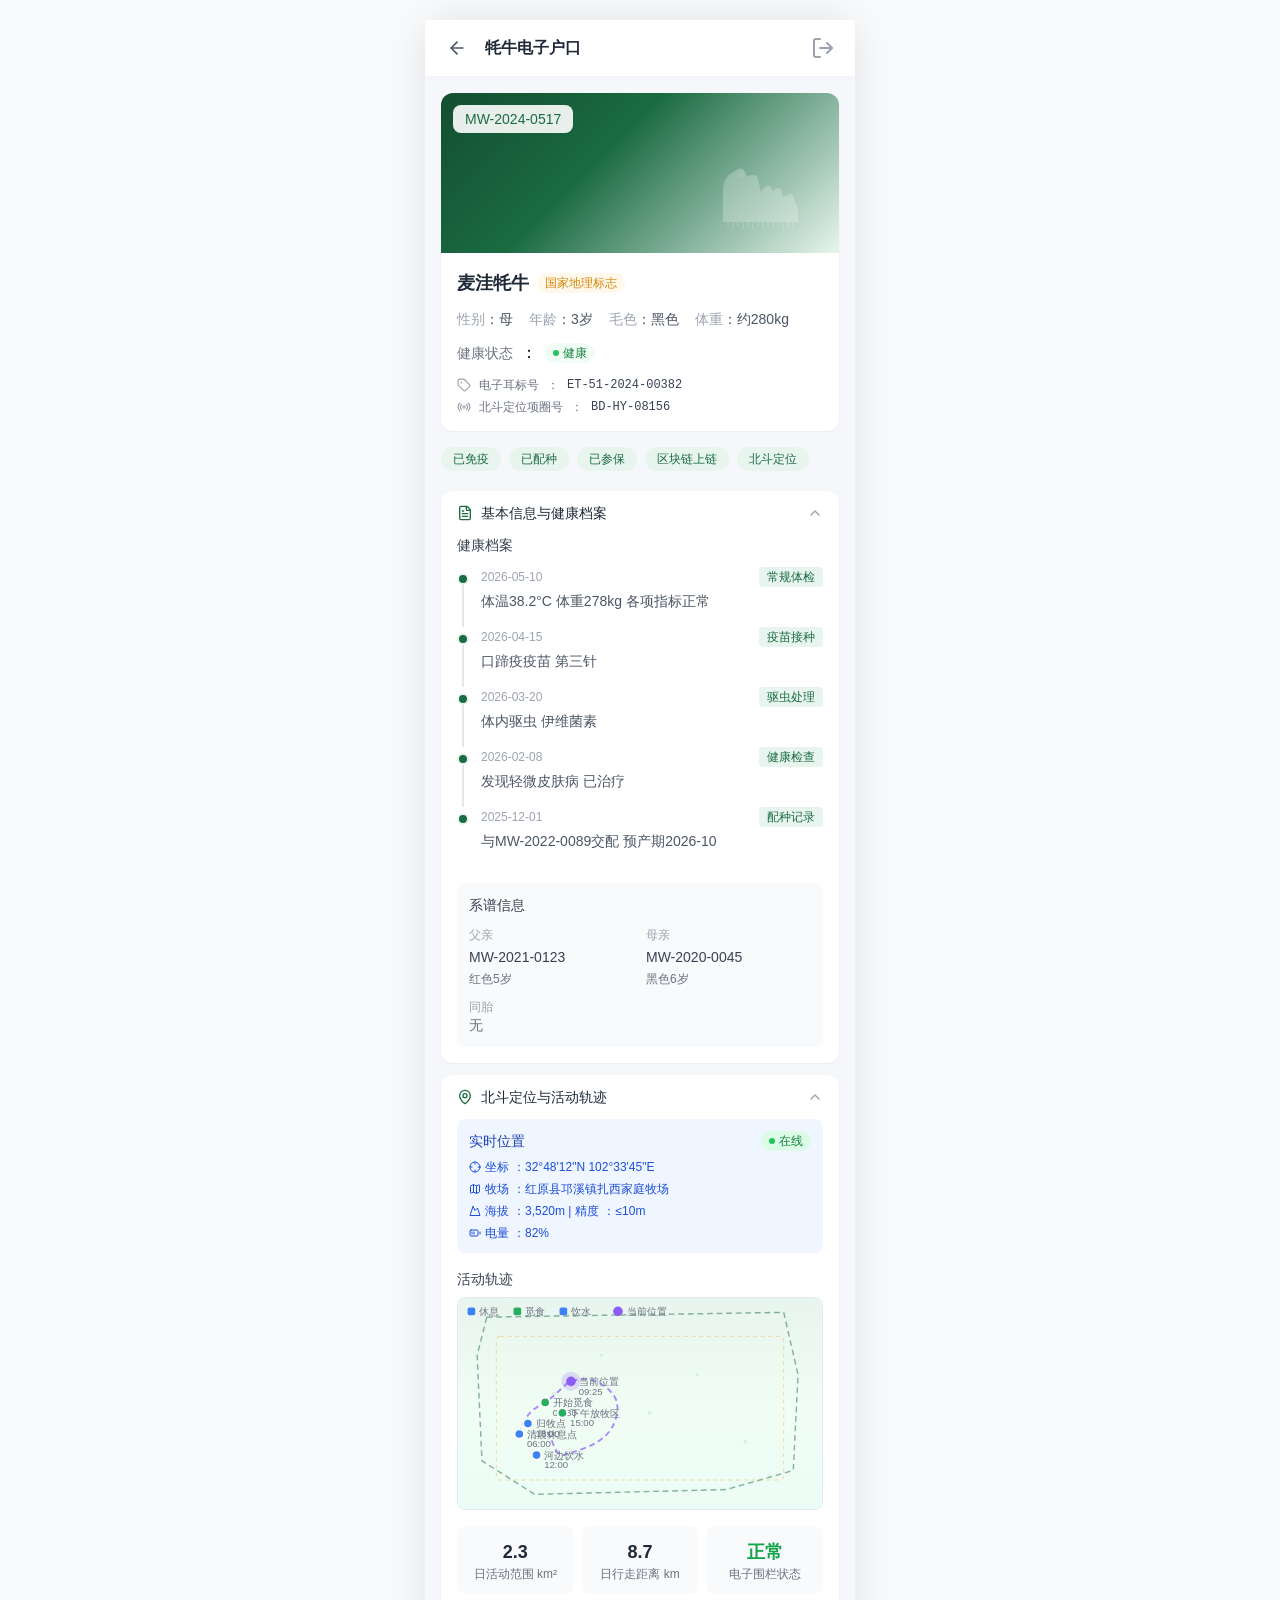
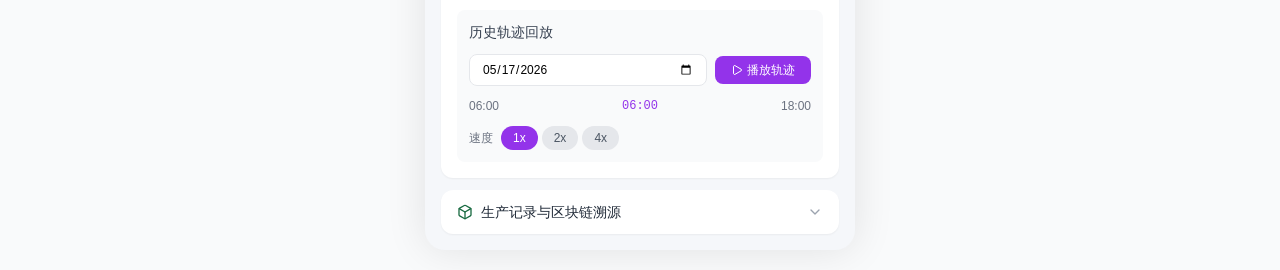
<file: farming/yak-profile.html>
<!DOCTYPE html>
<html lang="zh-CN">
<head>
  <meta charset="UTF-8">
  <meta name="viewport" content="width=device-width, initial-scale=1.0">
  <title>羌藏耕牧智护 - 牦牛电子户口</title>
  <script src="../js/vendor/tailwind-play.min.js"></script>
  <script src="../js/vendor/lucide.min.js"></script>
  <link rel="stylesheet" href="../css/custom.css">
  <script>
    tailwind.config = {
      theme: {
        extend: {
          colors: {
            primary: { DEFAULT: '#1A6B42', light: '#E8F5EE', dark: '#134E30' },
            secondary: { DEFAULT: '#D4860A', light: '#FFF8EB' },
            accent: { red: '#E74C3C', orange: '#F39C12' }
          },
          fontFamily: { sans: ['Noto Sans SC', '-apple-system', 'sans-serif'] }
        }
      }
    }
  </script>
  <style>
    /* 时间线样式 */
    .timeline-item { position: relative; padding-left: 24px; padding-bottom: 16px; }
    .timeline-item:not(:last-child)::before {
      content: ''; position: absolute; left: 5px; top: 12px; bottom: 0; width: 2px; background: #E5E7EB;
    }
    .timeline-item::after {
      content: ''; position: absolute; left: 0; top: 6px; width: 12px; height: 12px;
      border-radius: 50%; background: #1A6B42; border: 2px solid #E8F5EE;
    }
    /* 活动轨迹航点标签 */
    .waypoint-label { font-size: 10px; fill: #6B7280; }
  </style>
</head>
<body class="bg-gray-50">
<div class="farming-container" style="background:#F5F7FA">

  <!-- 顶部导航 -->
  <div id="header"></div>

  <!-- 主内容区 -->
  <div class="p-4 space-y-4">

    <!-- 牦牛基本信息卡片 -->
    <div class="bg-white rounded-xl shadow-sm overflow-hidden">
      <!-- 牦牛照片占位 -->
      <div class="w-full h-40 relative" style="background: linear-gradient(135deg, #134E30 0%, #1A6B42 40%, #E8F5EE 100%);">
        <!-- 牦牛SVG剪影 -->
        <svg class="absolute bottom-4 right-4 opacity-30" width="120" height="80" viewBox="0 0 120 80" fill="white">
          <path d="M20 65 L20 35 Q20 20 30 15 L35 12 Q40 10 42 15 L44 20 Q46 18 50 18 Q54 18 55 22 L58 35 L62 30 Q66 28 68 30 L70 35 L72 32 Q75 30 78 32 L80 40 L85 38 Q88 36 90 38 L92 45 Q95 48 95 55 L95 65 L20 65Z" fill="white" opacity="0.8"/>
          <circle cx="38" cy="18" r="3" fill="white"/>
          <path d="M25 65 L25 70 M30 65 L30 72 M35 65 L35 70 M40 65 L40 72 M45 65 L45 70 M50 65 L50 72 M55 65 L55 70 M60 65 L60 72 M65 65 L65 70 M70 65 L70 72 M75 65 L75 70 M80 65 L80 72 M85 65 L85 70 M90 65 L90 72" stroke="white" stroke-width="1.5" opacity="0.5"/>
        </svg>
        <!-- 编号标签 -->
        <div class="absolute top-3 left-3 bg-white/90 backdrop-blur rounded-lg px-3 py-1 text-sm font-medium text-primary">MW-2024-0517</div>
      </div>
      <div class="p-4">
        <!-- 品种名 -->
        <div class="flex items-center gap-2 mb-3">
          <h2 class="text-lg font-semibold text-gray-800" data-zh="麦洼牦牛" data-bo="རྨ་བ་མུ་མཐོང">麦洼牦牛</h2>
          <span class="text-xs bg-secondary-light text-secondary px-2 py-0.5 rounded-full" data-zh="国家地理标志" data-bo="རྒྱལ་ཁབ་ཀྱི་གནས་གཏམ་ཚོད">国家地理标志</span>
        </div>
        <!-- 基本属性 -->
        <div class="flex flex-wrap gap-x-4 gap-y-2 text-sm text-gray-600 mb-3">
          <span><span class="text-gray-400" data-zh="性别" data-bo="ཕྲུག་བཞིན">性别</span>：<span data-zh="母" data-bo="མ">母</span></span>
          <span><span class="text-gray-400" data-zh="年龄" data-bo="དགོང་ལོ">年龄</span>：3<span data-zh="岁" data-bo="ལོ">岁</span></span>
          <span><span class="text-gray-400" data-zh="毛色" data-bo="སྐྲ་མདངས།">毛色</span>：<span data-zh="黑色" data-bo="ནག་པོ">黑色</span></span>
          <span><span class="text-gray-400" data-zh="体重" data-bo="ལྕེ་ཚད།">体重</span>：约280kg</span>
        </div>
        <!-- 健康状态 -->
        <div class="flex items-center gap-2 mb-3">
          <span class="text-sm text-gray-500" data-zh="健康状态" data-bo="བདེ་བཅོས།">健康状态</span>：
          <span class="inline-flex items-center gap-1 text-xs font-medium bg-green-50 text-green-700 px-2 py-0.5 rounded-full">
            <span class="w-1.5 h-1.5 rounded-full bg-green-500"></span>
            <span data-zh="健康" data-bo="བདེ་བཅོས།">健康</span>
          </span>
        </div>
        <!-- 设备编号 -->
        <div class="space-y-1.5 text-xs text-gray-500">
          <div class="flex items-center gap-2">
            <i data-lucide="tag" class="w-3.5 h-3.5 text-gray-400"></i>
            <span data-zh="电子耳标号" data-bo="གློག་རྫས་རྐུབ་རྟགས།">电子耳标号</span>：<span class="font-mono text-gray-700">ET-51-2024-00382</span>
          </div>
          <div class="flex items-center gap-2">
            <i data-lucide="radio" class="w-3.5 h-3.5 text-gray-400"></i>
            <span data-zh="北斗定位项圈号" data-bo="པེ་ཏོུ་དབྱིངས་ཐིག་མདུན་ཐིག་ཨང་གྲངས།">北斗定位项圈号</span>：<span class="font-mono text-gray-700">BD-HY-08156</span>
          </div>
        </div>
      </div>
    </div>

    <!-- 数据标签行（横向滚动） -->
    <div class="scroll-x">
      <div class="flex gap-2 pb-1" id="yak-tags"></div>
    </div>

    <!-- 折叠组容器 -->
    <div id="yak-accordion" class="space-y-3">

      <!-- 折叠组1：基本信息与健康档案 -->
      <div class="bg-white rounded-xl shadow-sm overflow-hidden">
        <div class="accordion-header flex items-center justify-between px-4 py-3 cursor-pointer hover:bg-gray-50 transition">
          <div class="flex items-center gap-2">
            <i data-lucide="file-text" class="w-4 h-4 text-primary"></i>
            <span class="font-medium text-gray-800 text-sm" data-zh="基本信息与健康档案" data-bo="གཞི་རྟགས་དང་བདེ་བཅོས་ཡིག་ཚོམ།">基本信息与健康档案</span>
          </div>
          <i data-lucide="chevron-down" class="w-4 h-4 text-gray-400 chevron-icon"></i>
        </div>
        <div class="accordion-content">
          <div class="px-4 pb-4 space-y-4">
            <!-- 健康档案时间线 -->
            <div>
              <h3 class="text-sm font-medium text-gray-700 mb-3" data-zh="健康档案" data-bo="བདེ་བཅོས་ཡིག་ཚོམ།">健康档案</h3>
              <div id="health-records"></div>
            </div>
            <!-- 系谱信息 -->
            <div class="bg-gray-50 rounded-lg p-3">
              <h3 class="text-sm font-medium text-gray-700 mb-3" data-zh="系谱信息" data-bo="རིམ་པའི་གནས་ཚུལ།">系谱信息</h3>
              <div id="pedigree-info" class="grid grid-cols-2 gap-3 text-sm"></div>
            </div>
          </div>
        </div>
      </div>

      <!-- 折叠组2：北斗定位与活动轨迹 -->
      <div class="bg-white rounded-xl shadow-sm overflow-hidden">
        <div class="accordion-header flex items-center justify-between px-4 py-3 cursor-pointer hover:bg-gray-50 transition">
          <div class="flex items-center gap-2">
            <i data-lucide="map-pin" class="w-4 h-4 text-primary"></i>
            <span class="font-medium text-gray-800 text-sm" data-zh="北斗定位与活动轨迹" data-bo="པེ་ཏོུ་དབྱིངས་ཐིག་དང་བྱུང་རྩེད་ལམ་བཤུ།">北斗定位与活动轨迹</span>
          </div>
          <i data-lucide="chevron-down" class="w-4 h-4 text-gray-400 chevron-icon"></i>
        </div>
        <div class="accordion-content">
          <div class="px-4 pb-4 space-y-4">
            <!-- 实时位置卡片 -->
            <div class="bg-blue-50 rounded-lg p-3 space-y-2">
              <div class="flex items-center justify-between">
                <span class="text-sm font-medium text-blue-800" data-zh="实时位置" data-bo="དུས་ཐོག་གནས་ཡུལ།">实时位置</span>
                <span class="inline-flex items-center gap-1 text-xs bg-green-100 text-green-700 px-2 py-0.5 rounded-full">
                  <span class="w-1.5 h-1.5 rounded-full bg-green-500 animate-pulse-dot"></span>
                  <span data-zh="在线" data-bo="དྲན་ཡོད།">在线</span>
                </span>
              </div>
              <div id="location-info" class="text-xs text-blue-700 space-y-1.5"></div>
            </div>

            <!-- 活动轨迹SVG地图 -->
            <div>
              <h3 class="text-sm font-medium text-gray-700 mb-2" data-zh="活动轨迹" data-bo="བྱུང་རྩེད་ལམ་བཤུ།">活动轨迹</h3>
              <div class="rounded-lg overflow-hidden border border-gray-200">
                <svg id="trajectory-map" viewBox="0 0 380 220" class="w-full" style="background: linear-gradient(180deg, #E8F5EE 0%, #F0FDF4 50%, #ECFDF5 100%);">
                  <!-- 牧场边界（虚线多边形） -->
                  <polygon points="30,20 340,15 355,80 350,180 280,200 80,205 25,170 20,60"
                    fill="none" stroke="#1A6B42" stroke-width="1.5" stroke-dasharray="6,4" opacity="0.5"/>
                  <!-- 电子围栏范围（橙色虚线矩形） -->
                  <rect x="40" y="40" width="300" height="150" rx="4"
                    fill="none" stroke="#F39C12" stroke-width="1" stroke-dasharray="4,4" opacity="0.4"/>
                  <!-- 草地纹理装饰 -->
                  <circle cx="100" cy="100" r="2" fill="#1A6B42" opacity="0.1"/>
                  <circle cx="150" cy="60" r="1.5" fill="#1A6B42" opacity="0.1"/>
                  <circle cx="200" cy="120" r="2" fill="#1A6B42" opacity="0.1"/>
                  <circle cx="250" cy="80" r="1.5" fill="#1A6B42" opacity="0.1"/>
                  <circle cx="300" cy="150" r="2" fill="#1A6B42" opacity="0.1"/>
                  <!-- 轨迹路径（紫色虚线曲线） -->
                  <path id="trajectory-path"
                    d="M 64 142 C 70 120, 80 115, 91 109 C 105 100, 110 90, 118 87 C 135 82, 140 85, 150 90 C 165 100, 170 110, 164 128 C 155 155, 120 160, 110 164 C 100 168, 95 130, 91 142"
                    fill="none" stroke="#8B5CF6" stroke-width="2" stroke-dasharray="6,4" opacity="0.7"/>
                  <!-- 航点将由JS动态渲染 -->
                  <g id="waypoints-group"></g>
                  <!-- 移动指示点（轨迹回放用） -->
                  <circle id="moving-dot" cx="64" cy="142" r="6" fill="#8B5CF6" opacity="0" style="transition: all 0.8s linear;"/>
                  <!-- 图例 -->
                  <g transform="translate(10, 10)">
                    <rect x="0" y="0" width="8" height="8" rx="2" fill="#3B82F6"/>
                    <text x="12" y="8" class="waypoint-label">休息</text>
                    <rect x="48" y="0" width="8" height="8" rx="2" fill="#27AE60"/>
                    <text x="60" y="8" class="waypoint-label">觅食</text>
                    <rect x="96" y="0" width="8" height="8" rx="2" fill="#3B82F6"/>
                    <text x="108" y="8" class="waypoint-label">饮水</text>
                    <circle cx="157" cy="4" r="5" fill="#8B5CF6"/>
                    <text x="166" y="8" class="waypoint-label">当前位置</text>
                  </g>
                </svg>
              </div>
            </div>

            <!-- 活动统计 -->
            <div class="grid grid-cols-3 gap-2">
              <div class="bg-gray-50 rounded-lg p-3 text-center">
                <div class="text-lg font-semibold text-gray-800">2.3</div>
                <div class="text-xs text-gray-500" data-zh="日活动范围 km²" data-bo="ཉིན་རེའི་བྱུང་རྩེད་ཁྱབ་ཁོངས།">日活动范围 km²</div>
              </div>
              <div class="bg-gray-50 rounded-lg p-3 text-center">
                <div class="text-lg font-semibold text-gray-800">8.7</div>
                <div class="text-xs text-gray-500" data-zh="日行走距离 km" data-bo="ཉིན་རེའི་འགྲོ་ཐག་རིང་ཚད།">日行走距离 km</div>
              </div>
              <div class="bg-gray-50 rounded-lg p-3 text-center">
                <div class="text-lg font-semibold text-green-600" data-zh="正常" data-bo="ལྟོས་རྒྱུན།">正常</div>
                <div class="text-xs text-gray-500" data-zh="电子围栏状态" data-bo="གློག་རྫས་བསྐྲུན་རྟགས་གནས་ཚུལ།">电子围栏状态</div>
              </div>
            </div>

            <!-- 历史轨迹回放 -->
            <div class="bg-gray-50 rounded-lg p-3 space-y-3">
              <h3 class="text-sm font-medium text-gray-700" data-zh="历史轨迹回放" data-bo="ལོན་རིམ་ལམ་བཤུ་ཕྱིར་འཕྲུལ།">历史轨迹回放</h3>
              <div class="flex items-center gap-2">
                <input type="date" id="replay-date" value="2026-05-17" class="flex-1 text-xs border border-gray-200 rounded-lg px-3 py-1.5 bg-white focus:outline-none focus:ring-1 focus:ring-primary">
                <button id="replay-btn" class="flex items-center gap-1 bg-purple-600 text-white text-xs px-4 py-1.5 rounded-lg hover:bg-purple-700 transition">
                  <i data-lucide="play" class="w-3 h-3"></i>
                  <span data-zh="播放轨迹" data-bo="ལམ་བཤུ་འཕྲུལ།">播放轨迹</span>
                </button>
              </div>
              <!-- 时间显示 -->
              <div class="flex items-center justify-between text-xs text-gray-500">
                <span>06:00</span>
                <span id="replay-time" class="font-mono text-purple-600 font-medium">06:00</span>
                <span>18:00</span>
              </div>
              <!-- 速度选择 -->
              <div class="flex items-center gap-2">
                <span class="text-xs text-gray-500" data-zh="速度" data-bo="ཚད་ཚོད།">速度</span>
                <div class="flex gap-1" id="speed-selector">
                  <button class="speed-btn text-xs px-3 py-1 rounded-full bg-purple-600 text-white" data-speed="1">1x</button>
                  <button class="speed-btn text-xs px-3 py-1 rounded-full bg-gray-200 text-gray-600" data-speed="2">2x</button>
                  <button class="speed-btn text-xs px-3 py-1 rounded-full bg-gray-200 text-gray-600" data-speed="4">4x</button>
                </div>
              </div>
            </div>
          </div>
        </div>
      </div>

      <!-- 折叠组3：生产记录与区块链溯源 -->
      <div class="bg-white rounded-xl shadow-sm overflow-hidden">
        <div class="accordion-header flex items-center justify-between px-4 py-3 cursor-pointer hover:bg-gray-50 transition">
          <div class="flex items-center gap-2">
            <i data-lucide="box" class="w-4 h-4 text-primary"></i>
            <span class="font-medium text-gray-800 text-sm" data-zh="生产记录与区块链溯源" data-bo="ཐོན་སྐྱེད་ཡིག་ཚོམ་དང་གྲངས་ཙིན་ནོར་བུའི་ཁྱབ་ཁོངས།">生产记录与区块链溯源</span>
          </div>
          <i data-lucide="chevron-down" class="w-4 h-4 text-gray-400 chevron-icon"></i>
        </div>
        <div class="accordion-content">
          <div class="px-4 pb-4 space-y-4">
            <!-- 生产记录 -->
            <div class="grid grid-cols-3 gap-2">
              <div class="bg-orange-50 rounded-lg p-3 text-center">
                <div class="text-lg font-semibold text-orange-600">1<span class="text-xs" data-zh="头" data-bo="དྲུག">头</span></div>
                <div class="text-xs text-gray-500" data-zh="累计产犊" data-bo="བསྡུ་རྩིས་འདྲེན་པ།">累计产犊</div>
              </div>
              <div class="bg-blue-50 rounded-lg p-3 text-center">
                <div class="text-lg font-semibold text-blue-600">180<span class="text-xs">L</span></div>
                <div class="text-xs text-gray-500" data-zh="月均产奶量" data-bo="ཟླ་རེའི་ཆ་སྙོམས་འདྲེན་པའི་ཚད།">月均产奶量</div>
              </div>
              <div class="bg-pink-50 rounded-lg p-3 text-center">
                <div class="text-xs font-semibold text-pink-600" data-zh="妊娠期" data-bo="འགྲོགས་སྐར།">妊娠期</div>
                <div class="text-xs text-gray-500" data-zh="预产2026-10" data-bo="2026-10ལ་འདྲེན་རྩིས།">预产2026-10</div>
              </div>
            </div>

            <!-- 区块链溯源记录 -->
            <div>
              <h3 class="text-sm font-medium text-gray-700 mb-3" data-zh="区块链溯源记录" data-bo="གྲངས་ཙིན་ནོར་བུའི་ཁྱབ་ཁོངས་ཡིག་ཚོམ།">区块链溯源记录</h3>
              <div id="blockchain-records" class="space-y-2"></div>
            </div>
          </div>
        </div>
      </div>

    </div>
  </div>
</div>

<script src="../js/mock-data.js"></script>
<script src="../js/components.js"></script>
<script src="../js/charts.js"></script>
<script>
document.addEventListener('DOMContentLoaded', () => {
  /* 渲染顶部导航 */
  document.getElementById('header').innerHTML = renderSubPageHeader('牦牛电子户口', 'farm-home.html');
  initCommon();

  const data = MockData.yakProfile;

  /* 渲染数据标签 */
  const tagsHtml = data.tags.map(tag =>
    `<span class="inline-block whitespace-nowrap bg-primary-light text-primary text-xs px-3 py-1 rounded-full">${tag}</span>`
  ).join('');
  document.getElementById('yak-tags').innerHTML = tagsHtml;

  /* 渲染健康档案时间线 */
  const recordsHtml = data.healthRecords.map(r =>
    `<div class="timeline-item">
      <div class="flex items-center justify-between mb-1">
        <span class="text-xs text-gray-400">${r.date}</span>
        <span class="text-xs font-medium text-primary bg-primary-light px-2 py-0.5 rounded">${r.type}</span>
      </div>
      <p class="text-sm text-gray-600">${r.detail}</p>
    </div>`
  ).join('');
  document.getElementById('health-records').innerHTML = recordsHtml;

  /* 渲染系谱信息 */
  const p = data.pedigree;
  document.getElementById('pedigree-info').innerHTML = `
    <div class="space-y-1">
      <div class="text-xs text-gray-400" data-zh="父亲" data-bo="ཕ་ལགས།">父亲</div>
      <div class="text-sm font-medium text-gray-700">${p.father.id}</div>
      <div class="text-xs text-gray-500">${p.father.color}${p.father.age}<span data-zh="岁" data-bo="ལོ">岁</span></div>
    </div>
    <div class="space-y-1">
      <div class="text-xs text-gray-400" data-zh="母亲" data-bo="ཨ་མ།">母亲</div>
      <div class="text-sm font-medium text-gray-700">${p.mother.id}</div>
      <div class="text-xs text-gray-500">${p.mother.color}${p.mother.age}<span data-zh="岁" data-bo="ལོ">岁</span></div>
    </div>
    <div class="col-span-2">
      <div class="text-xs text-gray-400" data-zh="同胎" data-bo="འདྲེད་ཕྲུག">同胎</div>
      <div class="text-sm text-gray-500">${p.siblings.length ? p.siblings.map(s => s.id).join('、') : '无'}</div>
    </div>
  `;

  /* 渲染实时位置信息 */
  const loc = data.location;
  document.getElementById('location-info').innerHTML = `
    <div class="flex items-center gap-1"><i data-lucide="crosshair" class="w-3 h-3"></i> <span data-zh="坐标" data-bo="ས་གཤིས།">坐标</span>：${loc.lat} ${loc.lng}</div>
    <div class="flex items-center gap-1"><i data-lucide="map" class="w-3 h-3"></i> <span data-zh="牧场" data-bo="འཐིka།">牧场</span>：${loc.farm}</div>
    <div class="flex items-center gap-1"><i data-lucide="mountain" class="w-3 h-3"></i> <span data-zh="海拔" data-bo="རྩེར་མཐོ་ཚད།">海拔</span>：${loc.altitude.toLocaleString()}m | <span data-zh="精度" data-bo="བདེག་བཤིས།">精度</span>：${loc.accuracy}</div>
    <div class="flex items-center gap-1"><i data-lucide="battery-medium" class="w-3 h-3"></i> <span data-zh="电量" data-bo="གློག་ཤུགས།">电量</span>：${loc.battery}%</div>
  `;

  /* 渲染轨迹航点 */
  const wpGroup = document.getElementById('waypoints-group');
  const wpColors = { rest: '#3B82F6', graze: '#27AE60', water: '#3B82F6', current: '#8B5CF6' };
  data.trajectory.waypoints.forEach(wp => {
    const cx = wp.x * 1.8 + 10;
    const cy = wp.y * 2.2 + 10;
    let wpSvg = '';
    if (wp.type === 'current') {
      // 当前位置：紫色脉冲圆点
      wpSvg = `<circle cx="${cx}" cy="${cy}" r="10" fill="#8B5CF6" opacity="0.2" class="animate-pulse-beidou"/>`;
      wpSvg += `<circle cx="${cx}" cy="${cy}" r="5" fill="#8B5CF6"/>`;
    } else {
      wpSvg = `<circle cx="${cx}" cy="${cy}" r="5" fill="${wpColors[wp.type]}" stroke="white" stroke-width="2"/>`;
    }
    wpSvg += `<text x="${cx + 8}" y="${cy + 4}" class="waypoint-label">${wp.label}</text>`;
    wpSvg += `<text x="${cx + 8}" y="${cy + 14}" class="waypoint-label">${wp.time}</text>`;
    wpGroup.innerHTML += wpSvg;
  });

  /* 渲染区块链记录 */
  const bcHtml = data.blockchainRecords.map(r =>
    `<div class="flex items-start gap-3 bg-gray-50 rounded-lg p-3">
      <div class="w-8 h-8 rounded-full bg-purple-100 flex items-center justify-center flex-shrink-0 mt-0.5">
        <i data-lucide="link" class="w-4 h-4 text-purple-600"></i>
      </div>
      <div class="flex-1 min-w-0">
        <div class="text-sm text-gray-700">${r.action}</div>
        <div class="flex items-center gap-2 mt-1">
          <span class="text-xs text-gray-400">${r.time}</span>
          <span class="text-xs font-mono text-purple-500 truncate">${r.hash}</span>
        </div>
      </div>
    </div>`
  ).join('');
  document.getElementById('blockchain-records').innerHTML = bcHtml;

  /* 初始化手风琴（默认展开前两个） */
  initAccordion('yak-accordion', -1); // 不自动展开任何组
  // 手动展开前两个折叠组
  document.querySelectorAll('#yak-accordion .accordion-header')[0].classList.add('active');
  document.querySelectorAll('#yak-accordion .accordion-content')[0].classList.add('open');
  document.querySelectorAll('#yak-accordion .accordion-header')[1].classList.add('active');
  document.querySelectorAll('#yak-accordion .accordion-content')[1].classList.add('open');

  /* 重新初始化 Lucide 图标 */
  if (window.lucide) lucide.createIcons();

  /* ========== 轨迹回放动画 ========== */
  const waypoints = data.trajectory.waypoints;
  let replayInterval = null;
  let replaySpeed = 1;
  let currentWpIndex = 0;
  const movingDot = document.getElementById('moving-dot');
  const replayTimeEl = document.getElementById('replay-time');

  // 将时间字符串转换为分钟数
  function timeToMinutes(t) {
    const [h, m] = t.split(':').map(Number);
    return h * 60 + m;
  }

  // 获取航点SVG坐标
  function getWpCoord(wp) {
    return { x: wp.x * 1.8 + 10, y: wp.y * 2.2 + 10 };
  }

  // 播放轨迹
  document.getElementById('replay-btn').addEventListener('click', () => {
    if (replayInterval) {
      // 停止播放
      clearInterval(replayInterval);
      replayInterval = null;
      movingDot.style.opacity = '0';
      document.getElementById('replay-btn').innerHTML = '<i data-lucide="play" class="w-3 h-3"></i> 播放轨迹';
      if (window.lucide) lucide.createIcons();
      return;
    }

    currentWpIndex = 0;
    const coord = getWpCoord(waypoints[0]);
    movingDot.setAttribute('cx', coord.x);
    movingDot.setAttribute('cy', coord.y);
    movingDot.style.opacity = '1';
    replayTimeEl.textContent = waypoints[0].time;

    document.getElementById('replay-btn').innerHTML = '<i data-lucide="pause" class="w-3 h-3"></i> 暂停';
    if (window.lucide) lucide.createIcons();

    replayInterval = setInterval(() => {
      currentWpIndex++;
      if (currentWpIndex >= waypoints.length) {
        clearInterval(replayInterval);
        replayInterval = null;
        movingDot.style.opacity = '0';
        document.getElementById('replay-btn').innerHTML = '<i data-lucide="play" class="w-3 h-3"></i> 播放轨迹';
        if (window.lucide) lucide.createIcons();
        return;
      }
      const wp = waypoints[currentWpIndex];
      const c = getWpCoord(wp);
      movingDot.setAttribute('cx', c.x);
      movingDot.setAttribute('cy', c.y);
      replayTimeEl.textContent = wp.time;
    }, 1500 / replaySpeed);
  });

  // 速度选择
  document.getElementById('speed-selector').addEventListener('click', (e) => {
    const btn = e.target.closest('.speed-btn');
    if (!btn) return;
    document.querySelectorAll('.speed-btn').forEach(b => {
      b.className = 'speed-btn text-xs px-3 py-1 rounded-full bg-gray-200 text-gray-600';
    });
    btn.className = 'speed-btn text-xs px-3 py-1 rounded-full bg-purple-600 text-white';
    replaySpeed = parseInt(btn.dataset.speed);
    // 如果正在播放，重新启动定时器
    if (replayInterval) {
      clearInterval(replayInterval);
      replayInterval = setInterval(() => {
        currentWpIndex++;
        if (currentWpIndex >= waypoints.length) {
          clearInterval(replayInterval);
          replayInterval = null;
          movingDot.style.opacity = '0';
          document.getElementById('replay-btn').innerHTML = '<i data-lucide="play" class="w-3 h-3"></i> 播放轨迹';
          if (window.lucide) lucide.createIcons();
          return;
        }
        const wp = waypoints[currentWpIndex];
        const c = getWpCoord(wp);
        movingDot.setAttribute('cx', c.x);
        movingDot.setAttribute('cy', c.y);
        replayTimeEl.textContent = wp.time;
      }, 1500 / replaySpeed);
    }
  });
});
</script>
</body>
</html>
</file>
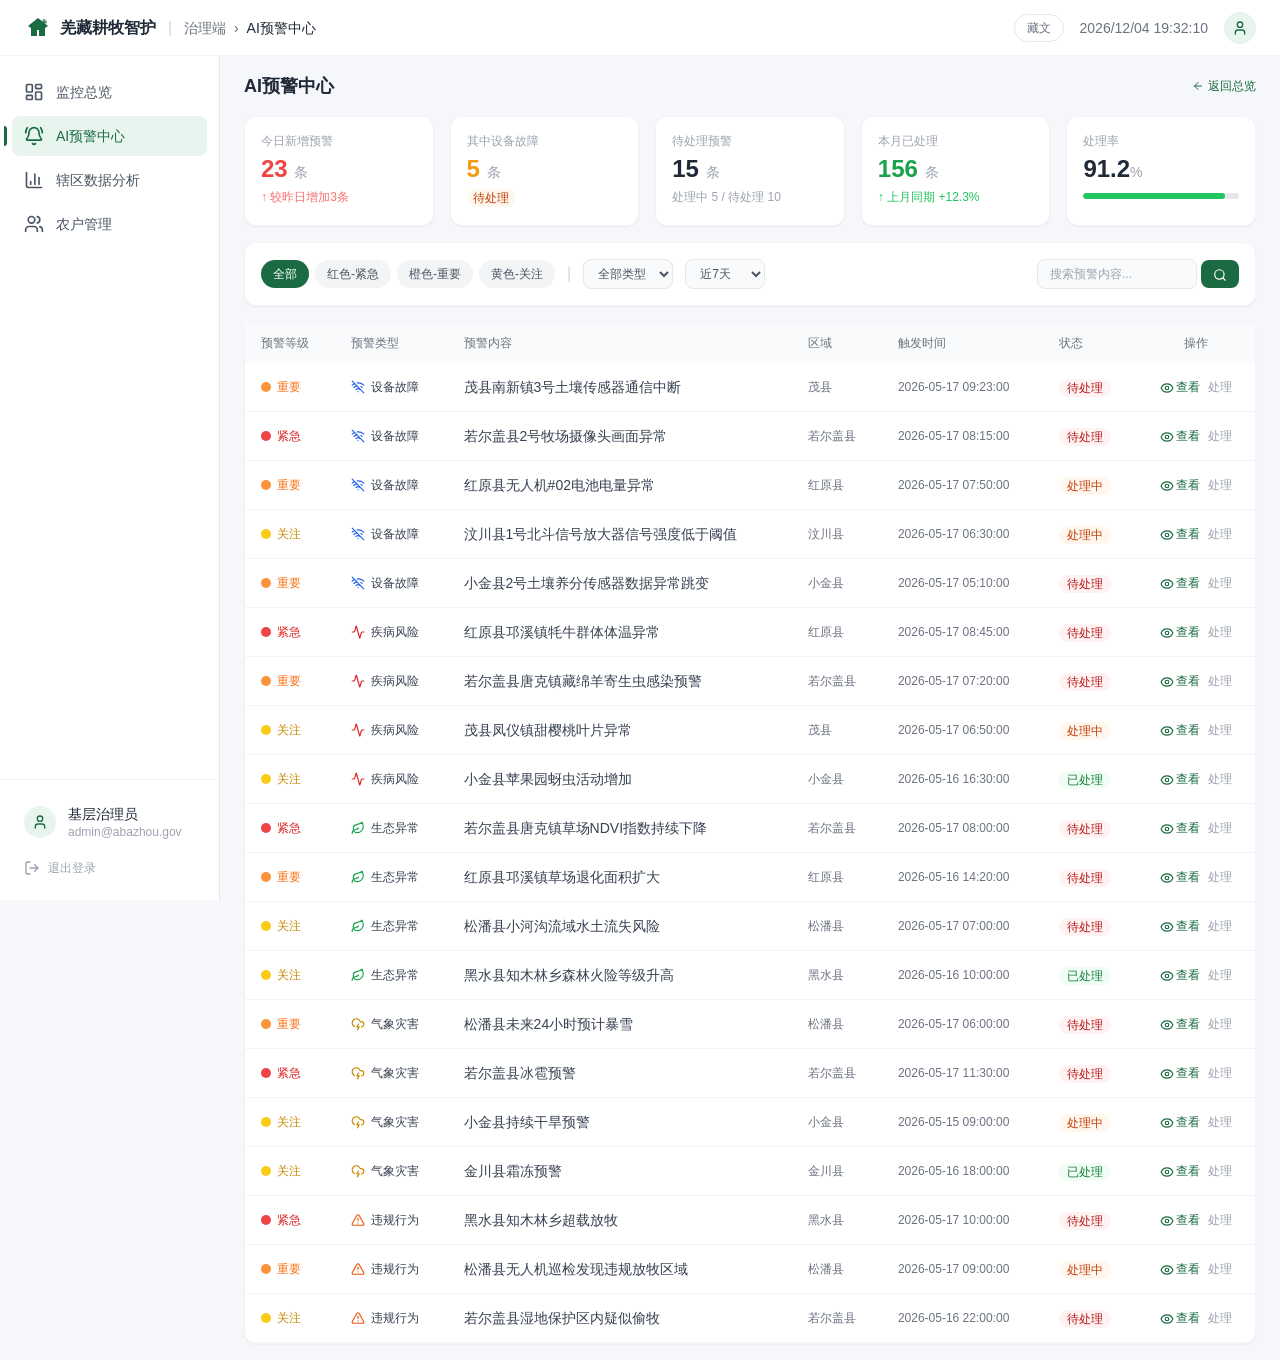
<file: governance/alerts.html>
<!DOCTYPE html>
<html lang="zh-CN">
<head>
  <meta charset="UTF-8">
  <meta name="viewport" content="width=device-width, initial-scale=1.0">
  <title>AI预警中心 - 羌藏耕牧智护</title>
  <script src="../js/vendor/tailwind-play.min.js"></script>
  <script>
    tailwind.config = {
      theme: {
        extend: {
          colors: {
            primary: { DEFAULT: '#1A6B42', light: '#E8F5EE', dark: '#134E30' },
            secondary: { DEFAULT: '#D4860A', light: '#FFF8EB' },
            accent: { red: '#E74C3C', orange: '#F39C12' }
          },
          fontFamily: { sans: ['Noto Sans SC', '-apple-system', 'BlinkMacSystemFont', 'Segoe UI', 'sans-serif'] }
        }
      }
    }
  </script>
  <script src="../js/vendor/lucide.min.js"></script>
  <script src="../js/vendor/chart.min.js"></script>
  <link rel="stylesheet" href="../css/custom.css">
</head>
<body>
  <div id="global-toast" class="toast"></div>

  <script src="../js/mock-data.js"></script>
  <script src="../js/components.js"></script>
  <script>
    const MD = window.MockData;
  </script>

  <div class="gov-container">
    <!-- ====== 顶部导航栏 ====== -->
    <header class="fixed top-0 left-0 right-0 bg-white border-b border-gray-100 z-50" style="height:56px">
      <div class="flex items-center justify-between h-full px-6">
        <div class="flex items-center gap-3">
          <button id="sidebar-toggle" class="lg:hidden w-8 h-8 flex items-center justify-center rounded-lg hover:bg-gray-100 transition text-gray-500">
            <i data-lucide="menu" class="w-5 h-5"></i>
          </button>
          <a href="dashboard.html" class="flex items-center gap-2 text-primary hover:opacity-80 transition">
            <svg width="28" height="28" viewBox="0 0 28 28" fill="none">
              <path d="M14 4L4 12l3 2v8h6v-6h2v6h6v-8l3-2L14 4z" fill="#1A6B42"/>
              <circle cx="20" cy="8" r="3" fill="#1A6B42" opacity="0.3"/>
              <path d="M20 5.5v5M17.5 8h5" stroke="#1A6B42" stroke-width="1" stroke-linecap="round"/>
            </svg>
            <span class="font-semibold text-gray-800 hidden sm:inline">羌藏耕牧智护</span>
          </a>
          <span class="text-gray-300 hidden sm:inline">|</span>
          <nav class="text-sm text-gray-500 hidden sm:block">
            <a href="dashboard.html" class="hover:text-primary transition">治理端</a>
            <span class="mx-1">›</span>
            <span class="text-gray-800 font-medium" data-zh="AI预警中心" data-bo="AI ཉེན་བརྡ་ལྟེ་གནས">AI预警中心</span>
          </nav>
        </div>
        <div class="flex items-center gap-4">
          <button id="lang-switch" class="lang-switch">藏文</button>
          <span id="live-clock" class="text-sm text-gray-500 tabular-nums hidden sm:inline"></span>
          <div class="w-8 h-8 rounded-full bg-primary-light flex items-center justify-center">
            <i data-lucide="user" class="w-4 h-4 text-primary"></i>
          </div>
        </div>
      </div>
    </header>
    <div style="height:56px"></div>

    <!-- ====== 主体布局 ====== -->
    <div class="gov-layout">
      <div id="sidebar-overlay" class="sidebar-overlay"></div>

      <!-- 左侧菜单 -->
      <aside id="gov-sidebar" class="gov-sidebar">
        <nav class="py-4 px-3 space-y-1">
          <a href="dashboard.html" class="gov-nav-item flex items-center gap-3 px-3 py-2.5 rounded-lg text-sm font-medium transition text-gray-600 hover:bg-gray-100 hover:text-gray-800">
            <i data-lucide="layout-dashboard" class="w-5 h-5 flex-shrink-0"></i>
            <span data-zh="监控总览" data-bo="ལྟ་སྐོར་མཐོ་རྟགས">监控总览</span>
          </a>
          <a href="alerts.html" class="gov-nav-item flex items-center gap-3 px-3 py-2.5 rounded-lg text-sm font-medium transition gov-nav-item-active">
            <i data-lucide="bell-ring" class="w-5 h-5 flex-shrink-0"></i>
            <span data-zh="AI预警中心" data-bo="AI ཉེན་བརྡ་ལྟེ་གནས">AI预警中心</span>
          </a>
          <a href="analytics.html" class="gov-nav-item flex items-center gap-3 px-3 py-2.5 rounded-lg text-sm font-medium transition text-gray-600 hover:bg-gray-100 hover:text-gray-800">
            <i data-lucide="bar-chart-3" class="w-5 h-5 flex-shrink-0"></i>
            <span data-zh="辖区数据分析" data-bo="ས་ཁུལ་གཞི་གྲངས་དབྱེ་ཞིབ">辖区数据分析</span>
          </a>
          <a href="farmers.html" class="gov-nav-item flex items-center gap-3 px-3 py-2.5 rounded-lg text-sm font-medium transition text-gray-600 hover:bg-gray-100 hover:text-gray-800">
            <i data-lucide="users" class="w-5 h-5 flex-shrink-0"></i>
            <span data-zh="农户管理" data-bo="ཞིང་པ་དོ་དམ">农户管理</span>
          </a>
        </nav>
        <div class="mt-auto px-3 py-4 border-t border-gray-100">
          <div class="flex items-center gap-3 px-3 py-2">
            <div class="w-8 h-8 rounded-full bg-primary-light flex items-center justify-center flex-shrink-0">
              <i data-lucide="user" class="w-4 h-4 text-primary"></i>
            </div>
            <div class="min-w-0 flex-1">
              <p class="text-sm font-medium text-gray-800 truncate">基层治理员</p>
              <p class="text-xs text-gray-400 truncate">admin@abazhou.gov</p>
            </div>
          </div>
          <a href="../login.html" class="flex items-center gap-2 px-3 py-2 mt-1 text-xs text-gray-400 hover:text-gray-600 rounded-lg hover:bg-gray-50 transition">
            <i data-lucide="log-out" class="w-4 h-4"></i>
            <span>退出登录</span>
          </a>
        </div>
      </aside>

      <!-- 右侧主内容 -->
      <main class="gov-main">
        <div class="max-w-[1600px] mx-auto">

          <!-- ====== 页面标题 ====== -->
          <div class="flex items-center justify-between mb-4">
            <h1 class="text-lg font-bold text-gray-800" data-zh="AI预警中心" data-bo="AI ཉེན་བརྡ་ལྟེ་གནས">AI预警中心</h1>
            <a href="dashboard.html" class="text-xs text-primary hover:underline flex items-center gap-1">
              <i data-lucide="arrow-left" class="w-3 h-3"></i>
              <span data-zh="返回总览" data-bo="ལྟ་སྐོར་ལ་འཛུལ་བ">返回总览</span>
            </a>
          </div>

          <!-- ====== 统计概览卡片 ====== -->
          <div class="grid grid-cols-2 lg:grid-cols-5 gap-4 mb-4">
            <div class="bg-white rounded-xl shadow-sm border border-gray-100 p-4">
              <div class="text-xs text-gray-400 mb-1" data-zh="今日新增预警" data-bo="དེ་རིང་གསར་པའི་ཉེན་བརྡ">今日新增预警</div>
              <div class="text-2xl font-bold text-red-500">23 <span class="text-sm font-normal text-gray-400">条</span></div>
              <div class="text-xs text-red-400 mt-1">↑ 较昨日增加3条</div>
            </div>
            <div class="bg-white rounded-xl shadow-sm border border-gray-100 p-4">
              <div class="text-xs text-gray-400 mb-1" data-zh="其中设备故障" data-bo="ལས་འཕྲུལ་གྱི་དཀྲུགས་བརྡ">其中设备故障</div>
              <div class="text-2xl font-bold text-accent-orange">5 <span class="text-sm font-normal text-gray-400">条</span></div>
              <span class="text-xs bg-orange-50 text-orange-700 px-1.5 py-0.5 rounded-full">待处理</span>
            </div>
            <div class="bg-white rounded-xl shadow-sm border border-gray-100 p-4">
              <div class="text-xs text-gray-400 mb-1" data-zh="待处理预警" data-bo="ལེགས་བཅོས་མ་བྱས་པའི་ཉེན་བརྡ">待处理预警</div>
              <div class="text-2xl font-bold text-gray-800">15 <span class="text-sm font-normal text-gray-400">条</span></div>
              <div class="text-xs text-gray-400 mt-1">处理中 5 / 待处理 10</div>
            </div>
            <div class="bg-white rounded-xl shadow-sm border border-gray-100 p-4">
              <div class="text-xs text-gray-400 mb-1" data-zh="本月已处理" data-bo="ཟླ་འདིར་བཅོས་ཚར">本月已处理</div>
              <div class="text-2xl font-bold text-green-600">156 <span class="text-sm font-normal text-gray-400">条</span></div>
              <div class="text-xs text-green-500 mt-1">↑ 上月同期 +12.3%</div>
            </div>
            <div class="bg-white rounded-xl shadow-sm border border-gray-100 p-4">
              <div class="text-xs text-gray-400 mb-1" data-zh="处理率" data-bo="ལེགས་བཅོས་ཚད">处理率</div>
              <div class="text-2xl font-bold text-gray-800">91.2<span class="text-sm font-normal text-gray-400">%</span></div>
              <div class="progress-bar mt-2">
                <div class="progress-bar-fill bg-green-500" style="width:91.2%"></div>
              </div>
            </div>
          </div>

          <!-- ====== 筛选栏 ====== -->
          <div class="bg-white rounded-xl shadow-sm border border-gray-100 p-4 mb-4">
            <div class="flex flex-wrap items-center gap-3">
              <!-- 预警等级筛选标签 -->
              <div class="flex items-center gap-1.5" id="level-filters">
                <button class="level-filter-btn active text-xs px-3 py-1.5 rounded-full font-medium bg-primary text-white transition" data-level="all">全部</button>
                <button class="level-filter-btn text-xs px-3 py-1.5 rounded-full font-medium bg-gray-100 text-gray-600 hover:bg-gray-200 transition" data-level="red">红色-紧急</button>
                <button class="level-filter-btn text-xs px-3 py-1.5 rounded-full font-medium bg-gray-100 text-gray-600 hover:bg-gray-200 transition" data-level="orange">橙色-重要</button>
                <button class="level-filter-btn text-xs px-3 py-1.5 rounded-full font-medium bg-gray-100 text-gray-600 hover:bg-gray-200 transition" data-level="yellow">黄色-关注</button>
              </div>
              <span class="text-gray-300 hidden lg:inline">|</span>
              <!-- 类型筛选 -->
              <select id="type-filter" class="text-xs bg-gray-50 border border-gray-200 rounded-lg px-2.5 py-1.5 text-gray-600 focus:outline-none focus:border-primary">
                <option value="all">全部类型</option>
                <option value="device">设备故障</option>
                <option value="disease">疾病风险</option>
                <option value="ecology">生态异常</option>
                <option value="weather">气象灾害</option>
                <option value="violation">违规行为</option>
              </select>
              <!-- 时间范围 -->
              <select id="time-filter" class="text-xs bg-gray-50 border border-gray-200 rounded-lg px-2.5 py-1.5 text-gray-600 focus:outline-none focus:border-primary">
                <option value="today">今日</option>
                <option value="week" selected>近7天</option>
                <option value="month">近30天</option>
              </select>
              <!-- 搜索框 -->
              <div class="flex items-center gap-1 ml-auto">
                <input id="search-input" type="text" placeholder="搜索预警内容..." class="text-xs bg-gray-50 border border-gray-200 rounded-lg px-3 py-1.5 text-gray-600 focus:outline-none focus:border-primary w-40">
                <button onclick="filterAlerts()" class="text-xs bg-primary text-white px-3 py-1.5 rounded-lg hover:opacity-90 transition font-medium">
                  <i data-lucide="search" class="w-3.5 h-3.5 inline"></i>
                </button>
              </div>
            </div>
          </div>

          <!-- ====== 预警列表（表格） ====== -->
          <div class="bg-white rounded-xl shadow-sm border border-gray-100">
            <div class="overflow-x-auto">
              <table class="w-full">
                <thead>
                  <tr class="bg-gray-50">
                    <th class="text-left px-4 py-3 text-xs font-medium text-gray-500" data-zh="预警等级" data-bo="ཉེན་བརྡ་རིམ་པ">预警等级</th>
                    <th class="text-left px-4 py-3 text-xs font-medium text-gray-500" data-zh="预警类型" data-bo="ཉེན་བརྡ་རིགས">预警类型</th>
                    <th class="text-left px-4 py-3 text-xs font-medium text-gray-500" data-zh="预警内容" data-bo="ཉེན་བརྡ་ནང་དོན">预警内容</th>
                    <th class="text-left px-4 py-3 text-xs font-medium text-gray-500" data-zh="区域" data-bo="ས་ཁུལ">区域</th>
                    <th class="text-left px-4 py-3 text-xs font-medium text-gray-500" data-zh="触发时间" data-bo="འཕྲོགས་དུས">触发时间</th>
                    <th class="text-left px-4 py-3 text-xs font-medium text-gray-500" data-zh="状态" data-bo="གནས་ཚུལ">状态</th>
                    <th class="text-center px-4 py-3 text-xs font-medium text-gray-500" data-zh="操作" data-bo="བྱ་སྤྱོད">操作</th>
                  </tr>
                </thead>
                <tbody id="alert-table-body">
                  <!-- 由JS动态渲染 -->
                </tbody>
              </table>
            </div>
            <!-- 空状态 -->
            <div id="empty-alert-state" class="empty-state hidden">
              <i data-lucide="bell-off" class="w-12 h-12 text-gray-300 mb-3"></i>
              <p class="text-sm font-medium text-gray-500" data-zh="暂无预警信息" data-bo="ཉེན་བརྡ་མེད">暂无预警信息</p>
              <p class="text-xs text-gray-400 mt-1" data-zh="当前所选条件下没有预警记录" data-bo="ད་ལྟའི་འདེམས་ཁོངས་ཀྱི་ཉེན་བརྡ་མེད">当前所选条件下没有预警记录</p>
            </div>
          </div>

        </div>
      </main>
    </div>
  </div>

  <!-- ====== 预警详情模态框 ====== -->
  <div id="alert-modal" class="modal-overlay">
    <div class="bg-white rounded-xl shadow-lg max-w-2xl w-full mx-4 max-h-[85vh] overflow-y-auto">
      <!-- 头部 -->
      <div class="flex items-center justify-between px-6 py-4 border-b border-gray-100 sticky top-0 bg-white z-10">
        <div class="flex items-center gap-2">
          <h2 id="modal-title" class="text-base font-semibold text-gray-800"></h2>
          <span id="modal-level-tag" class="text-xs px-2 py-0.5 rounded-full font-medium"></span>
        </div>
        <button onclick="closeModal('alert-modal')" class="w-8 h-8 flex items-center justify-center rounded-lg hover:bg-gray-100 transition">
          <i data-lucide="x" class="w-4 h-4 text-gray-400"></i>
        </button>
      </div>
      <!-- 内容 -->
      <div class="px-6 py-4 space-y-4">
        <!-- 基本信息 -->
        <div class="grid grid-cols-2 gap-3 text-sm">
          <div>
            <span class="text-gray-400 text-xs" data-zh="预警类型" data-bo="ཉེན་བརྡ་རིགས">预警类型</span>
            <p id="modal-type" class="font-medium text-gray-800"></p>
          </div>
          <div>
            <span class="text-gray-400 text-xs" data-zh="触发时间" data-bo="འཕྲོགས་དུས">触发时间</span>
            <p id="modal-time" class="font-medium text-gray-800"></p>
          </div>
          <div>
            <span class="text-gray-400 text-xs" data-zh="区域位置" data-bo="ས་ཁུལ་གནས་སྟངས">区域位置</span>
            <p id="modal-location" class="font-medium text-gray-800"></p>
          </div>
          <div>
            <span class="text-gray-400 text-xs" data-zh="当前状态" data-bo="ད་ལྟའི་གནས་ཚུལ">当前状态</span>
            <p id="modal-status" class="font-medium"></p>
          </div>
        </div>
        <!-- 详细描述 -->
        <div>
          <h3 class="text-xs font-semibold text-gray-500 mb-2 uppercase tracking-wide" data-zh="详细描述" data-bo="ཞིབ་བཤེར་ངོ་སྤྲོད">详细描述</h3>
          <div id="modal-content" class="text-sm text-gray-700 leading-relaxed bg-gray-50 rounded-lg p-3"></div>
        </div>
        <!-- 设备故障额外信息 -->
        <div id="modal-device-info" class="hidden">
          <h3 class="text-xs font-semibold text-gray-500 mb-2 uppercase tracking-wide" data-zh="设备信息" data-bo="སྒྲིག་ཆས་ཀྱི་གནས་ཚུལ">设备信息</h3>
          <div class="bg-blue-50 rounded-lg p-3 text-sm space-y-1">
            <p class="text-gray-700"><span class="text-gray-500">设备编号：</span><span id="modal-device-id" class="font-medium"></span></p>
            <p class="text-gray-700"><span class="text-gray-500">设备类型：</span><span id="modal-device-type" class="font-medium"></span></p>
            <p class="text-gray-700"><span class="text-gray-500">最后在线：</span><span id="modal-device-last" class="font-medium"></span></p>
            <p class="text-gray-700"><span class="text-gray-500">故障判断：</span><span id="modal-device-cause" class="font-medium"></span></p>
            <p class="text-gray-700"><span class="text-gray-500">建议处理：</span><span id="modal-device-action" class="font-medium text-accent-orange"></span></p>
          </div>
        </div>
        <!-- AI建议 -->
        <div>
          <h3 class="text-xs font-semibold text-gray-500 mb-2 uppercase tracking-wide">
            <i data-lucide="sparkles" class="w-3 h-3 inline text-accent-orange"></i>
            <span data-zh="AI智能研判建议" data-bo="AI ཀྱི་དཔྱད་ཞིབ་བསམ་འཆར">AI智能研判建议</span>
          </h3>
          <ul id="modal-ai-suggestions" class="space-y-1.5 text-sm text-gray-700 bg-secondary-light rounded-lg p-3 list-disc list-inside"></ul>
        </div>
        <!-- 操作按钮 -->
        <div class="flex items-center gap-3 pt-2 border-t border-gray-100">
          <button onclick="handleAlertAction('处理')" class="bg-primary text-white text-sm px-5 py-2 rounded-lg hover:opacity-90 transition font-medium">
            <i data-lucide="check-circle" class="w-4 h-4 inline mr-1"></i>
            <span data-zh="标记已处理" data-bo="བཅོས་ཚར་བར་བཀོད་པ">标记已处理</span>
          </button>
          <button onclick="handleAlertAction('转派')" class="bg-white text-primary border border-primary text-sm px-5 py-2 rounded-lg hover:bg-primary-light transition font-medium">
            <i data-lucide="send" class="w-4 h-4 inline mr-1"></i>
            <span data-zh="转派" data-bo="གཞན་ལ་གཏོང་བ">转派</span>
          </button>
          <button onclick="handleAlertAction('忽略')" class="bg-white text-gray-500 border border-gray-200 text-sm px-5 py-2 rounded-lg hover:bg-gray-50 transition font-medium ml-auto">
            <i data-lucide="x-circle" class="w-4 h-4 inline mr-1"></i>
            <span data-zh="忽略" data-bo="དོ་སྣང་མེད་པར་བཞག">忽略</span>
          </button>
        </div>
      </div>
    </div>
  </div>

  <script>
    // ========== 初始化 ==========
    document.addEventListener('DOMContentLoaded', function() {
      initLanguageSwitch();
      initClock();
      initGovSidebar();
      if (window.lucide) lucide.createIcons();
      setFavicon();

      renderAlertTable();

      // 等级筛选点击
      document.querySelectorAll('.level-filter-btn').forEach(btn => {
        btn.addEventListener('click', function() {
          document.querySelectorAll('.level-filter-btn').forEach(b => {
            b.className = 'level-filter-btn text-xs px-3 py-1.5 rounded-full font-medium bg-gray-100 text-gray-600 hover:bg-gray-200 transition';
          });
          this.className = 'level-filter-btn active text-xs px-3 py-1.5 rounded-full font-medium bg-primary text-white transition';
          filterAlerts();
        });
      });

      // 类型/时间/搜索变化
      document.getElementById('type-filter').addEventListener('change', filterAlerts);
      document.getElementById('time-filter').addEventListener('change', filterAlerts);
      document.getElementById('search-input').addEventListener('input', filterAlerts);
    });

    let currentAlerts = [];

    function renderAlertTable(alerts) {
      const data = alerts || MD.alerts;
      currentAlerts = data;
      const tbody = document.getElementById('alert-table-body');
      const emptyState = document.getElementById('empty-alert-state');

      if (data.length === 0) {
        tbody.innerHTML = '';
        emptyState.classList.remove('hidden');
        return;
      }
      emptyState.classList.add('hidden');

      const levelMap = {
        red: { cn: '紧急', color: 'bg-red-500' },
        orange: { cn: '重要', color: 'bg-orange-400' },
        yellow: { cn: '关注', color: 'bg-yellow-400' }
      };
      const statusMap = {
        pending: { cn: '待处理', color: 'bg-red-50 text-red-700' },
        processing: { cn: '处理中', color: 'bg-orange-50 text-orange-700' },
        resolved: { cn: '已处理', color: 'bg-green-50 text-green-700' }
      };
      const typeIcons = {
        device: 'wifi-off', disease: 'activity', ecology: 'leaf',
        weather: 'cloud-lightning', violation: 'alert-triangle'
      };
      const typeColors = {
        device: 'text-blue-600', disease: 'text-red-600', ecology: 'text-green-600',
        weather: 'text-yellow-600', violation: 'text-orange-600'
      };

      tbody.innerHTML = data.map((a, idx) => `
        <tr class="border-b border-gray-100 hover:bg-gray-50 transition ${a.level === 'red' ? 'animate-pulse-warning' : ''}">
          <td class="px-4 py-3">
            <div class="flex items-center gap-1.5">
              <span class="w-2.5 h-2.5 rounded-full ${levelMap[a.level].color}"></span>
              <span class="text-xs font-medium ${a.level === 'red' ? 'text-red-600' : a.level === 'orange' ? 'text-orange-500' : 'text-yellow-600'}">${levelMap[a.level].cn}</span>
            </div>
          </td>
          <td class="px-4 py-3">
            <div class="flex items-center gap-1.5">
              <i data-lucide="${typeIcons[a.type] || 'bell'}" class="w-3.5 h-3.5 ${typeColors[a.type] || 'text-gray-400'}"></i>
              <span class="text-xs text-gray-700">${a.typeName}</span>
            </div>
          </td>
          <td class="px-4 py-3">
            <p class="text-sm text-gray-700 max-w-xs truncate">${a.title}</p>
          </td>
          <td class="px-4 py-3 text-xs text-gray-500">${a.county}</td>
          <td class="px-4 py-3 text-xs text-gray-500 whitespace-nowrap">${a.time}</td>
          <td class="px-4 py-3">
            <span class="text-xs px-2 py-0.5 rounded-full font-medium ${statusMap[a.status] ? statusMap[a.status].color : 'bg-gray-100 text-gray-500'}">${statusMap[a.status] ? statusMap[a.status].cn : a.status}</span>
          </td>
          <td class="px-4 py-3">
            <div class="flex items-center justify-center gap-2">
              <button onclick="openAlertDetail(${idx})" class="text-xs text-primary hover:text-primary-dark font-medium transition">
                <i data-lucide="eye" class="w-3.5 h-3.5 inline mr-0.5"></i><span data-zh="查看" data-bo="ལྟ་ཞིབ">查看</span>
              </button>
              <button onclick="showToast('已标记为处理中')" class="text-xs text-gray-400 hover:text-gray-600 transition" data-zh="处理" data-bo="ལེགས་བཅོས">处理</button>
            </div>
          </td>
        </tr>
      `).join('');

      if (window.lucide) lucide.createIcons();
    }

    function filterAlerts() {
      let data = [...MD.alerts];

      // 等级筛选
      const activeLevel = document.querySelector('.level-filter-btn.active');
      const level = activeLevel ? activeLevel.dataset.level : 'all';
      if (level !== 'all') data = data.filter(a => a.level === level);

      // 类型筛选
      const type = document.getElementById('type-filter').value;
      if (type !== 'all') data = data.filter(a => a.type === type);

      // 时间筛选
      const time = document.getElementById('time-filter').value;
      const now = new Date();
      if (time === 'today') {
        data = data.filter(a => {
          const t = new Date(a.time);
          return t.toDateString() === now.toDateString();
        });
      } else if (time === 'week') {
        const weekAgo = new Date(now.getTime() - 7 * 86400000);
        data = data.filter(a => new Date(a.time) >= weekAgo);
      }

      // 搜索
      const query = document.getElementById('search-input').value.trim().toLowerCase();
      if (query) {
        data = data.filter(a =>
          a.title.toLowerCase().includes(query) ||
          a.content.toLowerCase().includes(query) ||
          a.county.includes(query) ||
          a.typeName.includes(query)
        );
      }

      renderAlertTable(data);
    }

    function openAlertDetail(idx) {
      const a = currentAlerts[idx];
      if (!a) return;

      const levelMap = { red: '紧急', orange: '重要', yellow: '关注' };
      const levelColors = { red: 'bg-red-50 text-red-700', orange: 'bg-orange-50 text-orange-700', yellow: 'bg-yellow-50 text-yellow-700' };
      const statusMap = { pending: '待处理', processing: '处理中', resolved: '已处理' };
      const statusColors = { pending: 'text-red-600', processing: 'text-orange-500', resolved: 'text-green-600' };

      document.getElementById('modal-title').textContent = a.title;
      document.getElementById('modal-level-tag').textContent = levelMap[a.level];
      document.getElementById('modal-level-tag').className = `text-xs px-2 py-0.5 rounded-full font-medium ${levelColors[a.level]}`;
      document.getElementById('modal-type').textContent = a.typeName;
      document.getElementById('modal-time').textContent = a.time;
      document.getElementById('modal-location').textContent = a.county + (a.location ? ' · ' + a.location : '');
      document.getElementById('modal-status').textContent = statusMap[a.status] || a.status;
      document.getElementById('modal-status').className = `font-medium ${statusColors[a.status] || 'text-gray-500'}`;
      document.getElementById('modal-content').textContent = a.content;

      // AI建议
      const aiList = document.getElementById('modal-ai-suggestions');
      const suggestions = a.aiSuggestion || [];
      if (suggestions.length > 0) {
        aiList.innerHTML = suggestions.map(s => `<li class="text-sm text-gray-700">${s}</li>`).join('');
      } else {
        aiList.innerHTML = '<li class="text-sm text-gray-400">暂无AI研判建议</li>';
      }

      // 设备故障额外信息
      const deviceInfo = document.getElementById('modal-device-info');
      if (a.type === 'device' && a.deviceInfo) {
        deviceInfo.classList.remove('hidden');
        document.getElementById('modal-device-id').textContent = a.deviceInfo.deviceId || '—';
        document.getElementById('modal-device-type').textContent = a.deviceInfo.deviceType || '—';
        document.getElementById('modal-device-last').textContent = a.deviceInfo.lastOnline || '—';
        document.getElementById('modal-device-cause').textContent = a.deviceInfo.probableCause || '—';
        document.getElementById('modal-device-action').textContent = a.deviceInfo.suggestedAction || '—';
      } else {
        deviceInfo.classList.add('hidden');
      }

      openModal('alert-modal');
      if (window.lucide) lucide.createIcons();
    }

    function handleAlertAction(action) {
      closeModal('alert-modal');
      showToast(`已${action}`);
    }

    function getTimeAgo(timeStr) {
      const now = new Date();
      const t = new Date(timeStr);
      const diff = Math.floor((now - t) / 60000);
      if (diff < 1) return '刚刚';
      if (diff < 60) return diff + '分钟前';
      const hours = Math.floor(diff / 60);
      if (hours < 24) return hours + '小时前';
      return Math.floor(hours / 24) + '天前';
    }
  </script>
</body>
</html>
</file>
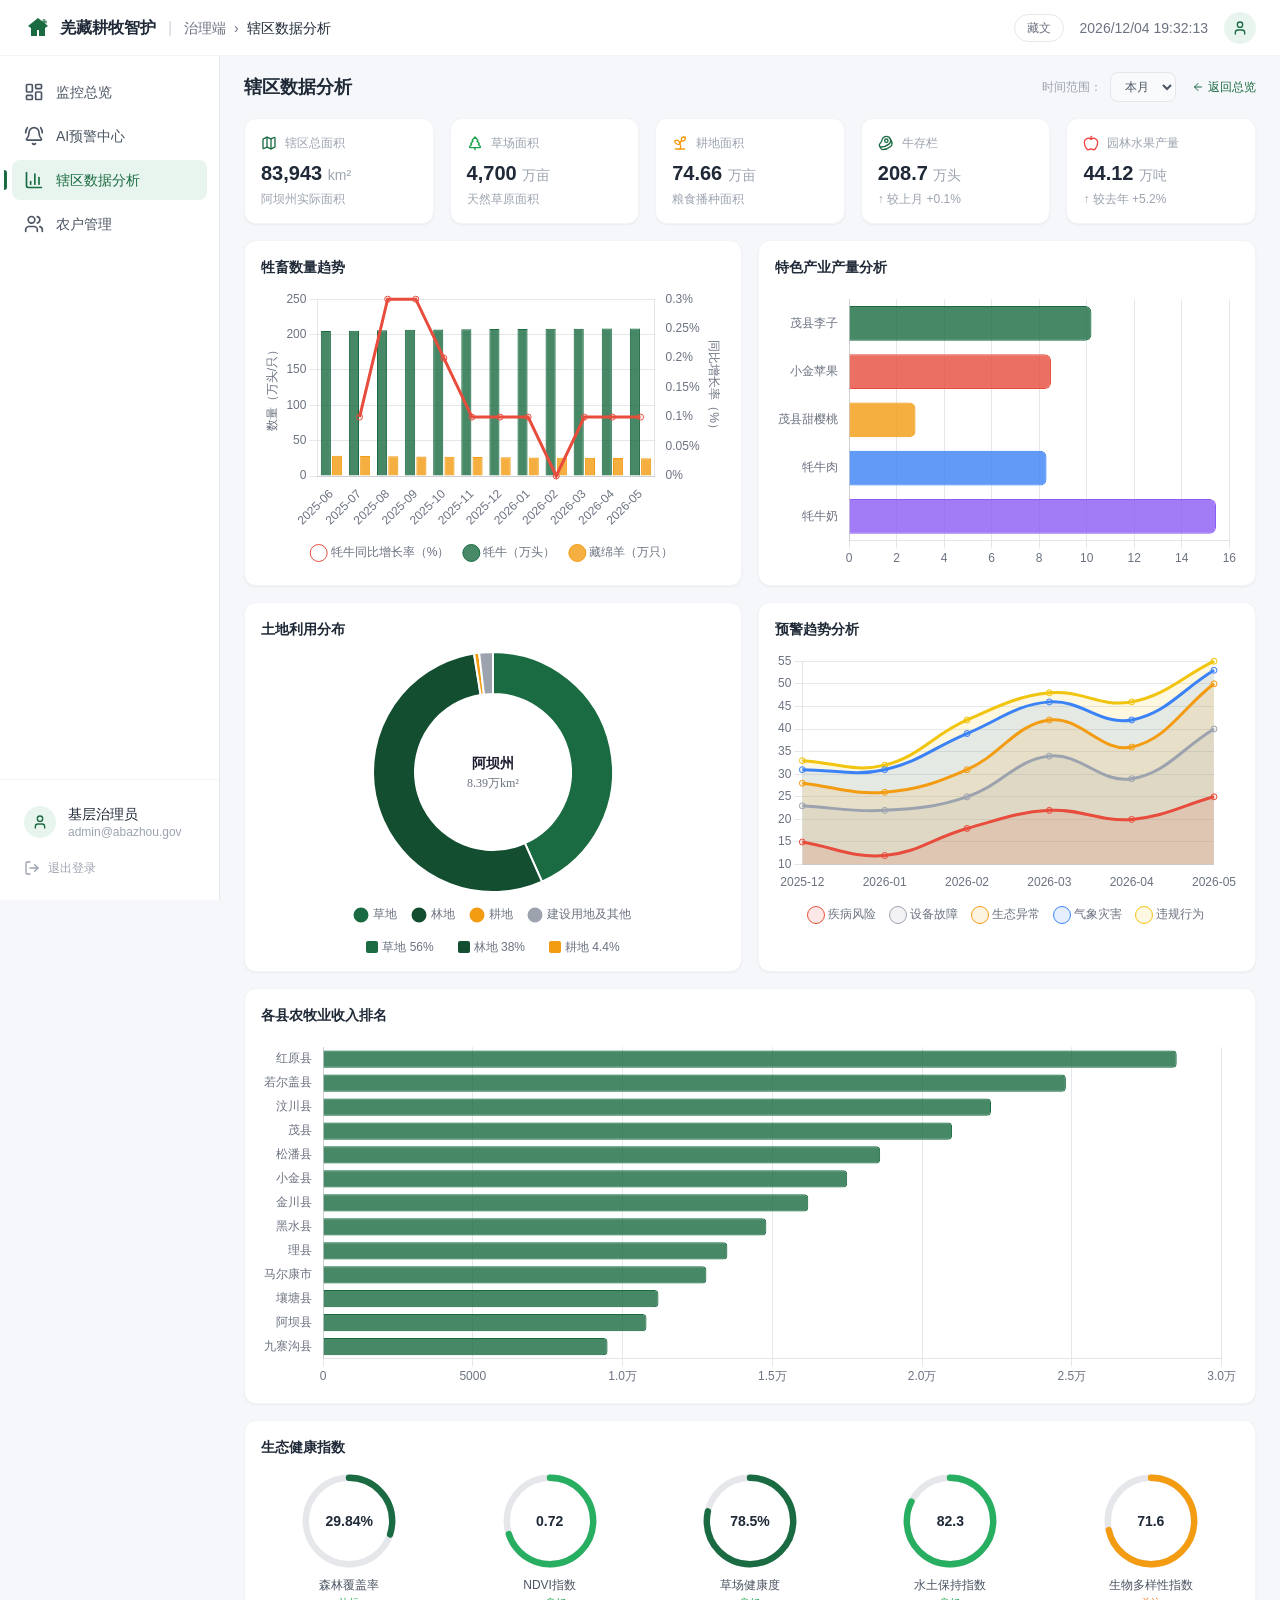
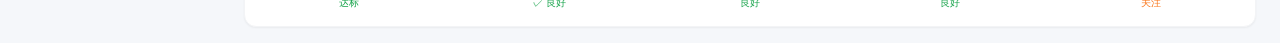
<file: governance/analytics.html>
<!DOCTYPE html>
<html lang="zh-CN">
<head>
  <meta charset="UTF-8">
  <meta name="viewport" content="width=device-width, initial-scale=1.0">
  <title>辖区数据分析 - 羌藏耕牧智护</title>
  <script src="../js/vendor/tailwind-play.min.js"></script>
  <script>
    tailwind.config = {
      theme: {
        extend: {
          colors: {
            primary: { DEFAULT: '#1A6B42', light: '#E8F5EE', dark: '#134E30' },
            secondary: { DEFAULT: '#D4860A', light: '#FFF8EB' },
            accent: { red: '#E74C3C', orange: '#F39C12' }
          },
          fontFamily: { sans: ['Noto Sans SC', '-apple-system', 'BlinkMacSystemFont', 'Segoe UI', 'sans-serif'] }
        }
      }
    }
  </script>
  <script src="../js/vendor/lucide.min.js"></script>
  <script src="../js/vendor/chart.min.js"></script>
  <link rel="stylesheet" href="../css/custom.css">
</head>
<body>
  <div id="global-toast" class="toast"></div>

  <script src="../js/mock-data.js"></script>
  <script src="../js/components.js"></script>
  <script src="../js/charts.js"></script>
  <script>
    const MD = window.MockData;
  </script>

  <div class="gov-container">
    <!-- ====== 顶部导航栏 ====== -->
    <header class="fixed top-0 left-0 right-0 bg-white border-b border-gray-100 z-50" style="height:56px">
      <div class="flex items-center justify-between h-full px-6">
        <div class="flex items-center gap-3">
          <button id="sidebar-toggle" class="lg:hidden w-8 h-8 flex items-center justify-center rounded-lg hover:bg-gray-100 transition text-gray-500">
            <i data-lucide="menu" class="w-5 h-5"></i>
          </button>
          <a href="dashboard.html" class="flex items-center gap-2 text-primary hover:opacity-80 transition">
            <svg width="28" height="28" viewBox="0 0 28 28" fill="none">
              <path d="M14 4L4 12l3 2v8h6v-6h2v6h6v-8l3-2L14 4z" fill="#1A6B42"/>
              <circle cx="20" cy="8" r="3" fill="#1A6B42" opacity="0.3"/>
              <path d="M20 5.5v5M17.5 8h5" stroke="#1A6B42" stroke-width="1" stroke-linecap="round"/>
            </svg>
            <span class="font-semibold text-gray-800 hidden sm:inline">羌藏耕牧智护</span>
          </a>
          <span class="text-gray-300 hidden sm:inline">|</span>
          <nav class="text-sm text-gray-500 hidden sm:block">
            <a href="dashboard.html" class="hover:text-primary transition">治理端</a>
            <span class="mx-1">›</span>
            <span class="text-gray-800 font-medium" data-zh="辖区数据分析" data-bo="ས་ཁུལ་གཞི་གྲངས་དབྱེ་ཞིབ">辖区数据分析</span>
          </nav>
        </div>
        <div class="flex items-center gap-4">
          <button id="lang-switch" class="lang-switch">藏文</button>
          <span id="live-clock" class="text-sm text-gray-500 tabular-nums hidden sm:inline"></span>
          <div class="w-8 h-8 rounded-full bg-primary-light flex items-center justify-center">
            <i data-lucide="user" class="w-4 h-4 text-primary"></i>
          </div>
        </div>
      </div>
    </header>
    <div style="height:56px"></div>

    <!-- ====== 主体布局 ====== -->
    <div class="gov-layout">
      <div id="sidebar-overlay" class="sidebar-overlay"></div>

      <!-- 左侧菜单 -->
      <aside id="gov-sidebar" class="gov-sidebar">
        <nav class="py-4 px-3 space-y-1">
          <a href="dashboard.html" class="gov-nav-item flex items-center gap-3 px-3 py-2.5 rounded-lg text-sm font-medium transition text-gray-600 hover:bg-gray-100 hover:text-gray-800">
            <i data-lucide="layout-dashboard" class="w-5 h-5 flex-shrink-0"></i>
            <span data-zh="监控总览" data-bo="ལྟ་སྐོར་མཐོ་རྟགས">监控总览</span>
          </a>
          <a href="alerts.html" class="gov-nav-item flex items-center gap-3 px-3 py-2.5 rounded-lg text-sm font-medium transition text-gray-600 hover:bg-gray-100 hover:text-gray-800">
            <i data-lucide="bell-ring" class="w-5 h-5 flex-shrink-0"></i>
            <span data-zh="AI预警中心" data-bo="AI ཉེན་བརྡ་ལྟེ་གནས">AI预警中心</span>
          </a>
          <a href="analytics.html" class="gov-nav-item flex items-center gap-3 px-3 py-2.5 rounded-lg text-sm font-medium transition gov-nav-item-active">
            <i data-lucide="bar-chart-3" class="w-5 h-5 flex-shrink-0"></i>
            <span data-zh="辖区数据分析" data-bo="ས་ཁུལ་གཞི་གྲངས་དབྱེ་ཞིབ">辖区数据分析</span>
          </a>
          <a href="farmers.html" class="gov-nav-item flex items-center gap-3 px-3 py-2.5 rounded-lg text-sm font-medium transition text-gray-600 hover:bg-gray-100 hover:text-gray-800">
            <i data-lucide="users" class="w-5 h-5 flex-shrink-0"></i>
            <span data-zh="农户管理" data-bo="ཞིང་པ་དོ་དམ">农户管理</span>
          </a>
        </nav>
        <div class="mt-auto px-3 py-4 border-t border-gray-100">
          <div class="flex items-center gap-3 px-3 py-2">
            <div class="w-8 h-8 rounded-full bg-primary-light flex items-center justify-center flex-shrink-0">
              <i data-lucide="user" class="w-4 h-4 text-primary"></i>
            </div>
            <div class="min-w-0 flex-1">
              <p class="text-sm font-medium text-gray-800 truncate">基层治理员</p>
              <p class="text-xs text-gray-400 truncate">admin@abazhou.gov</p>
            </div>
          </div>
          <a href="../login.html" class="flex items-center gap-2 px-3 py-2 mt-1 text-xs text-gray-400 hover:text-gray-600 rounded-lg hover:bg-gray-50 transition">
            <i data-lucide="log-out" class="w-4 h-4"></i>
            <span>退出登录</span>
          </a>
        </div>
      </aside>

      <!-- 右侧主内容 -->
      <main class="gov-main">
        <div class="max-w-[1600px] mx-auto">

          <!-- ====== 页面标题 + 时间选择 ====== -->
          <div class="flex flex-wrap items-center justify-between gap-3 mb-4">
            <h1 class="text-lg font-bold text-gray-800" data-zh="辖区数据分析" data-bo="ས་ཁུལ་གཞི་གྲངས་དབྱེ་ཞིབ">辖区数据分析</h1>
            <div class="flex items-center gap-2">
              <span class="text-xs text-gray-400" data-zh="时间范围：" data-bo="དུས་ཚོད་ཁྱོན།">时间范围：</span>
              <select id="time-selector" class="text-xs bg-gray-50 border border-gray-200 rounded-lg px-2.5 py-1.5 text-gray-600 focus:outline-none focus:border-primary">
                <option value="today">今日</option>
                <option value="week">本周</option>
                <option value="month" selected>本月</option>
                <option value="year">本年</option>
              </select>
              <a href="dashboard.html" class="text-xs text-primary hover:underline flex items-center gap-1 ml-2">
                <i data-lucide="arrow-left" class="w-3 h-3"></i>
                <span data-zh="返回总览" data-bo="ལྟ་སྐོར་ལ་འཛུལ་བ">返回总览</span>
              </a>
            </div>
          </div>

          <!-- ====== KPI 卡片行 ====== -->
          <div class="grid grid-cols-2 lg:grid-cols-5 gap-4 mb-4">
            <div class="bg-white rounded-xl shadow-sm border border-gray-100 p-4">
              <div class="flex items-center gap-2 mb-2">
                <i data-lucide="map" class="w-4 h-4 text-primary"></i>
                <span class="text-xs text-gray-400 font-medium" data-zh="辖区总面积" data-bo="ས་ཁུལ་སྤྱིའི་རྒྱ་ཁྱོན">辖区总面积</span>
              </div>
              <div class="text-xl font-bold text-gray-800">83,943 <span class="text-sm font-normal text-gray-400">km²</span></div>
              <div class="text-xs text-gray-400 mt-1">阿坝州实际面积</div>
            </div>
            <div class="bg-white rounded-xl shadow-sm border border-gray-100 p-4">
              <div class="flex items-center gap-2 mb-2">
                <i data-lucide="tree-pine" class="w-4 h-4 text-green-600"></i>
                <span class="text-xs text-gray-400 font-medium" data-zh="草场面积" data-bo="རྩྭ་ཐང་རྒྱ་ཁྱོན">草场面积</span>
              </div>
              <div class="text-xl font-bold text-gray-800">4,700 <span class="text-sm font-normal text-gray-400">万亩</span></div>
              <div class="text-xs text-gray-400 mt-1">天然草原面积</div>
            </div>
            <div class="bg-white rounded-xl shadow-sm border border-gray-100 p-4">
              <div class="flex items-center gap-2 mb-2">
                <i data-lucide="sprout" class="w-4 h-4 text-accent-orange"></i>
                <span class="text-xs text-gray-400 font-medium" data-zh="耕地面积" data-bo="ཞིང་སའི་རྒྱ་ཁྱོན">耕地面积</span>
              </div>
              <div class="text-xl font-bold text-gray-800">74.66 <span class="text-sm font-normal text-gray-400">万亩</span></div>
              <div class="text-xs text-gray-400 mt-1">粮食播种面积</div>
            </div>
            <div class="bg-white rounded-xl shadow-sm border border-gray-100 p-4">
              <div class="flex items-center gap-2 mb-2">
                <i data-lucide="beef" class="w-4 h-4 text-primary"></i>
                <span class="text-xs text-gray-400 font-medium">牛存栏</span>
              </div>
              <div class="text-xl font-bold text-gray-800">208.7 <span class="text-sm font-normal text-gray-400">万头</span></div>
              <div class="text-xs text-gray-400 mt-1">↑ 较上月 +0.1%</div>
            </div>
            <div class="bg-white rounded-xl shadow-sm border border-gray-100 p-4">
              <div class="flex items-center gap-2 mb-2">
                <i data-lucide="apple" class="w-4 h-4 text-red-500"></i>
                <span class="text-xs text-gray-400 font-medium" data-zh="园林水果产量" data-bo="ཤིང་ཏོག་ཐོན་སྐྱེད">园林水果产量</span>
              </div>
              <div class="text-xl font-bold text-gray-800">44.12 <span class="text-sm font-normal text-gray-400">万吨</span></div>
              <div class="text-xs text-gray-400 mt-1">↑ 较去年 +5.2%</div>
            </div>
          </div>

          <!-- ====== 图表区域（2行2列） ====== -->
          <div class="grid grid-cols-1 lg:grid-cols-2 gap-4 mb-4">
            <!-- 牦牛数量趋势 -->
            <div class="bg-white rounded-xl shadow-sm border border-gray-100 p-4">
              <h2 class="text-sm font-semibold text-gray-800 mb-3" data-zh="牲畜数量趋势" data-bo="སྒོ་ཕྱུགས་གྲངས་འགྱུར་མཚམས">牲畜数量趋势</h2>
              <div class="h-[280px]">
                <canvas id="livestockChart"></canvas>
              </div>
            </div>

            <!-- 特色产业产量分析 -->
            <div class="bg-white rounded-xl shadow-sm border border-gray-100 p-4">
              <h2 class="text-sm font-semibold text-gray-800 mb-3" data-zh="特色产业产量分析" data-bo="ཁྱད་འཕགས་ཐོན་སྐྱེད་དབྱེ་ཞིབ">特色产业产量分析</h2>
              <div class="h-[280px]">
                <canvas id="cropChart"></canvas>
              </div>
            </div>

            <!-- 土地利用分布 -->
            <div class="bg-white rounded-xl shadow-sm border border-gray-100 p-4">
              <h2 class="text-sm font-semibold text-gray-800 mb-3" data-zh="土地利用分布" data-bo="ས་ཞིང་བེད་སྤྱོད་ཁྱབ་ཚུལ">土地利用分布</h2>
              <div class="h-[280px]">
                <canvas id="landUseChart"></canvas>
              </div>
              <div class="flex justify-center gap-6 mt-2 text-xs text-gray-500">
                <span class="flex items-center gap-1"><span class="w-3 h-3 rounded-sm" style="background:#1A6B42"></span>草地 56%</span>
                <span class="flex items-center gap-1"><span class="w-3 h-3 rounded-sm" style="background:#134E30"></span>林地 38%</span>
                <span class="flex items-center gap-1"><span class="w-3 h-3 rounded-sm" style="background:#F39C12"></span>耕地 4.4%</span>
              </div>
            </div>

            <!-- 预警趋势分析 -->
            <div class="bg-white rounded-xl shadow-sm border border-gray-100 p-4">
              <h2 class="text-sm font-semibold text-gray-800 mb-3" data-zh="预警趋势分析" data-bo="ཉེན་བརྡ་འགྱུར་མཚམས་དབྱེ་ཞིབ">预警趋势分析</h2>
              <div class="h-[280px]">
                <canvas id="alertTrendChart"></canvas>
              </div>
            </div>
          </div>

          <!-- ====== 农牧业收入排名（全宽） ====== -->
          <div class="bg-white rounded-xl shadow-sm border border-gray-100 p-4 mb-4">
            <h2 class="text-sm font-semibold text-gray-800 mb-3" data-zh="各县农牧业收入排名" data-bo="རྫོང་རེའི་ཞིང་ཕྱུགས་ཡོང་འབབ་རིམ་གྲས">各县农牧业收入排名</h2>
            <div class="h-[350px]">
              <canvas id="incomeChart"></canvas>
            </div>
          </div>

          <!-- ====== 生态健康指数（全宽） ====== -->
          <div class="bg-white rounded-xl shadow-sm border border-gray-100 p-4">
            <h2 class="text-sm font-semibold text-gray-800 mb-4" data-zh="生态健康指数" data-bo="སྐྱེ་ཁམས་བདེ་ཐང་དཔྱད་རྟགས">生态健康指数</h2>
            <div class="grid grid-cols-1 sm:grid-cols-3 lg:grid-cols-5 gap-6">
              <!-- 森林覆盖率 -->
              <div class="text-center">
                <div class="relative w-24 h-24 mx-auto mb-2">
                  <svg viewBox="0 0 120 120" class="w-full h-full">
                    <circle cx="60" cy="60" r="54" fill="none" stroke="#E5E7EB" stroke-width="8"/>
                    <circle cx="60" cy="60" r="54" fill="none" stroke="#1A6B42" stroke-width="8" stroke-dasharray="339.292" stroke-dashoffset="237.504" stroke-linecap="round" transform="rotate(-90 60 60)"/>
                  </svg>
                  <div class="absolute inset-0 flex items-center justify-center">
                    <span class="text-sm font-bold text-gray-800">29.84%</span>
                  </div>
                </div>
                <p class="text-xs font-medium text-gray-600" data-zh="森林覆盖率" data-bo="ནགས་ཚལ་ཁྱབ་ཚད">森林覆盖率</p>
                <p class="text-[10px] text-green-600 mt-0.5" data-zh="达标" data-bo="ཚད་ལྡན">✓ 达标</p>
              </div>
              <!-- 植被指数NDVI -->
              <div class="text-center">
                <div class="relative w-24 h-24 mx-auto mb-2">
                  <svg viewBox="0 0 120 120" class="w-full h-full">
                    <circle cx="60" cy="60" r="54" fill="none" stroke="#E5E7EB" stroke-width="8"/>
                    <circle cx="60" cy="60" r="54" fill="none" stroke="#27AE60" stroke-width="8" stroke-dasharray="339.292" stroke-dashoffset="101.788" stroke-linecap="round" transform="rotate(-90 60 60)"/>
                  </svg>
                  <div class="absolute inset-0 flex items-center justify-center">
                    <span class="text-sm font-bold text-gray-800">0.72</span>
                  </div>
                </div>
                <p class="text-xs font-medium text-gray-600">NDVI指数</p>
                <p class="text-[10px] text-green-600 mt-0.5">✓ 良好</p>
              </div>
              <!-- 草场健康度 -->
              <div class="text-center">
                <div class="relative w-24 h-24 mx-auto mb-2">
                  <svg viewBox="0 0 120 120" class="w-full h-full">
                    <circle cx="60" cy="60" r="54" fill="none" stroke="#E5E7EB" stroke-width="8"/>
                    <circle cx="60" cy="60" r="54" fill="none" stroke="#1A6B42" stroke-width="8" stroke-dasharray="339.292" stroke-dashoffset="73.013" stroke-linecap="round" transform="rotate(-90 60 60)"/>
                  </svg>
                  <div class="absolute inset-0 flex items-center justify-center">
                    <span class="text-sm font-bold text-gray-800">78.5%</span>
                  </div>
                </div>
                <p class="text-xs font-medium text-gray-600" data-zh="草场健康度" data-bo="རྩྭ་ཐང་བདེ་ཐང་ཚད">草场健康度</p>
                <p class="text-[10px] text-green-600 mt-0.5" data-zh="良好" data-bo="བཟང་པོ">✓ 良好</p>
              </div>
              <!-- 水土保持指数 -->
              <div class="text-center">
                <div class="relative w-24 h-24 mx-auto mb-2">
                  <svg viewBox="0 0 120 120" class="w-full h-full">
                    <circle cx="60" cy="60" r="54" fill="none" stroke="#E5E7EB" stroke-width="8"/>
                    <circle cx="60" cy="60" r="54" fill="none" stroke="#27AE60" stroke-width="8" stroke-dasharray="339.292" stroke-dashoffset="60.0" stroke-linecap="round" transform="rotate(-90 60 60)"/>
                  </svg>
                  <div class="absolute inset-0 flex items-center justify-center">
                    <span class="text-sm font-bold text-gray-800">82.3</span>
                  </div>
                </div>
                <p class="text-xs font-medium text-gray-600" data-zh="水土保持指数" data-bo="ས་ཆུ་སྲུང་སྐྱོབ་དཔྱད་རྟགས">水土保持指数</p>
                <p class="text-[10px] text-green-600 mt-0.5" data-zh="良好" data-bo="བཟང་པོ">✓ 良好</p>
              </div>
              <!-- 生物多样性指数 -->
              <div class="text-center">
                <div class="relative w-24 h-24 mx-auto mb-2">
                  <svg viewBox="0 0 120 120" class="w-full h-full">
                    <circle cx="60" cy="60" r="54" fill="none" stroke="#E5E7EB" stroke-width="8"/>
                    <circle cx="60" cy="60" r="54" fill="none" stroke="#F39C12" stroke-width="8" stroke-dasharray="339.292" stroke-dashoffset="96.6" stroke-linecap="round" transform="rotate(-90 60 60)"/>
                  </svg>
                  <div class="absolute inset-0 flex items-center justify-center">
                    <span class="text-sm font-bold text-gray-800">71.6</span>
                  </div>
                </div>
                <p class="text-xs font-medium text-gray-600" data-zh="生物多样性指数" data-bo="སྐྱེ་དངོས་སྣ་མང་དཔྱད་རྟགས">生物多样性指数</p>
                <p class="text-[10px] text-orange-500 mt-0.5" data-zh="关注" data-bo="དོ་སྣང་བྱེད་དགོས">! 关注</p>
              </div>
            </div>
          </div>

        </div>
      </main>
    </div>
  </div>

  <script>
    // ========== 初始化 ==========
    document.addEventListener('DOMContentLoaded', function() {
      initLanguageSwitch();
      initClock();
      initGovSidebar();
      if (window.lucide) lucide.createIcons();
      setFavicon();

      // 延迟初始化图表以确保canvas就绪
      setTimeout(() => {
        initLivestockChart('livestockChart');
        initCropChart('cropChart');
        initLandUseChart('landUseChart');
        initAlertTrendChart('alertTrendChart');
        initIncomeChart('incomeChart');
      }, 100);
    });
  </script>
</body>
</html>
</file>
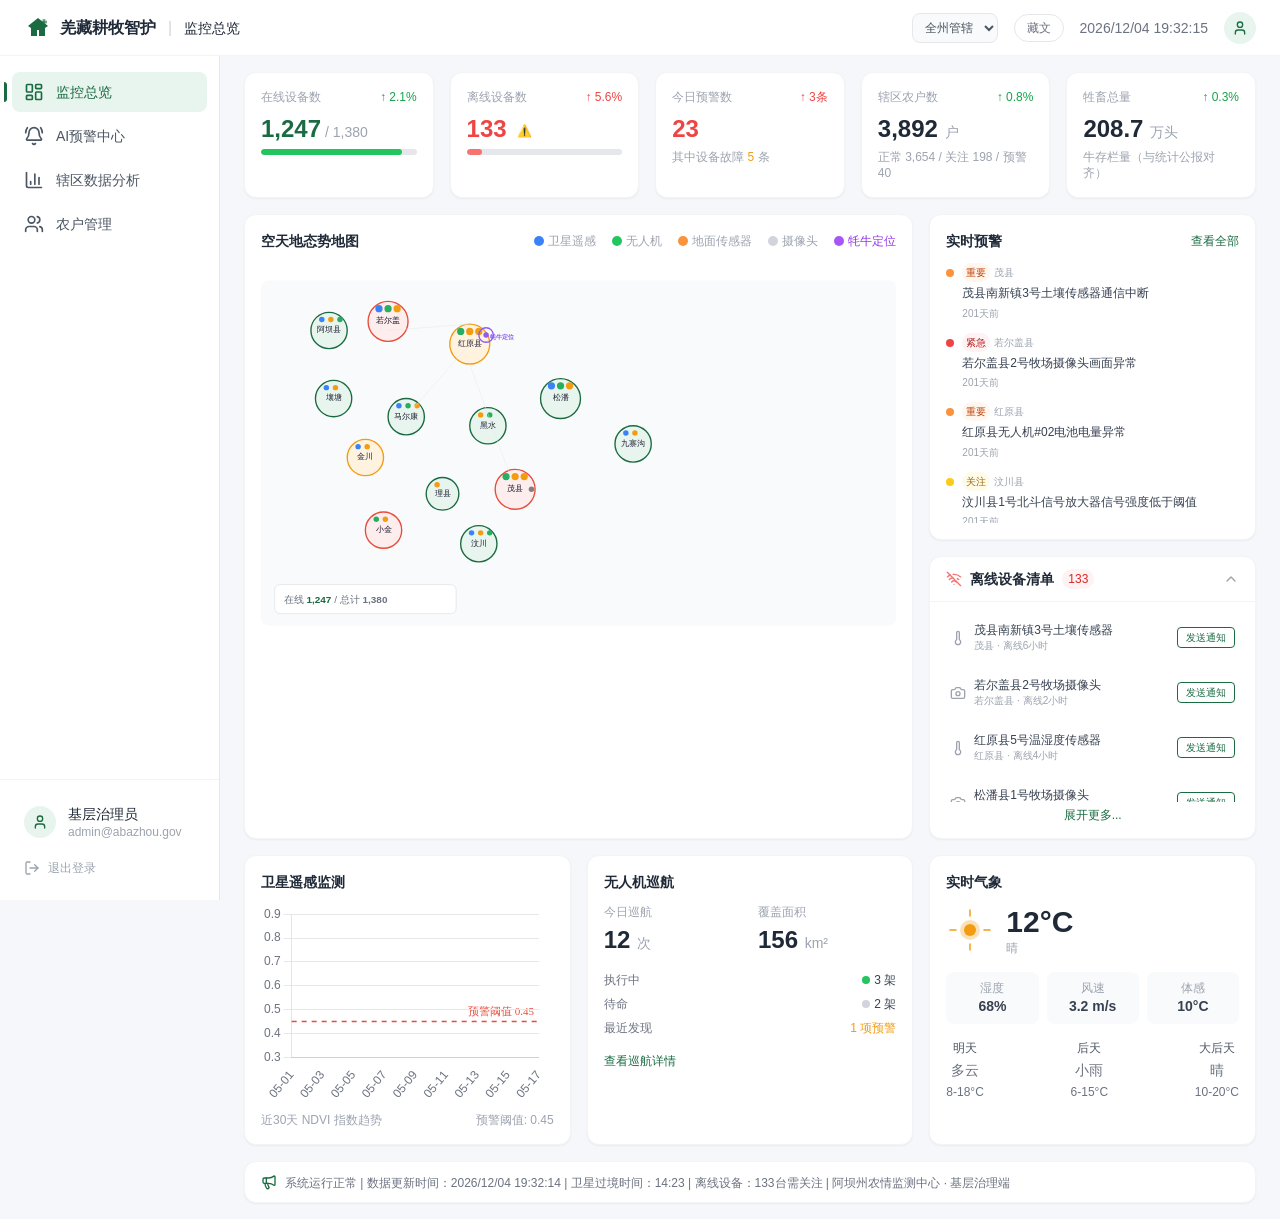
<file: governance/dashboard.html>
<!DOCTYPE html>
<html lang="zh-CN">
<head>
  <meta charset="UTF-8">
  <meta name="viewport" content="width=device-width, initial-scale=1.0">
  <title>监控总览大屏 - 羌藏耕牧智护</title>
  <script src="../js/vendor/tailwind-play.min.js"></script>
  <script>
    tailwind.config = {
      theme: {
        extend: {
          colors: {
            primary: { DEFAULT: '#1A6B42', light: '#E8F5EE', dark: '#134E30' },
            secondary: { DEFAULT: '#D4860A', light: '#FFF8EB' },
            accent: { red: '#E74C3C', orange: '#F39C12' }
          },
          fontFamily: { sans: ['Noto Sans SC', '-apple-system', 'BlinkMacSystemFont', 'Segoe UI', 'sans-serif'] }
        }
      }
    }
  </script>
  <script src="../js/vendor/lucide.min.js"></script>
  <script src="../js/vendor/chart.min.js"></script>
  <link rel="stylesheet" href="../css/custom.css">
</head>
<body>
  <!-- 全局Toast -->
  <div id="global-toast" class="toast"></div>

  <script src="../js/mock-data.js"></script>
  <script src="../js/components.js"></script>
  <script src="../js/charts.js"></script>
  <script>
    const MD = window.MockData;
  </script>

  <div class="gov-container">
    <!-- ====== 顶部导航栏 ====== -->
    <header class="fixed top-0 left-0 right-0 bg-white border-b border-gray-100 z-50" style="height:56px">
      <div class="flex items-center justify-between h-full px-6">
        <div class="flex items-center gap-3">
          <button id="sidebar-toggle" class="lg:hidden w-8 h-8 flex items-center justify-center rounded-lg hover:bg-gray-100 transition text-gray-500">
            <i data-lucide="menu" class="w-5 h-5"></i>
          </button>
          <a href="dashboard.html" class="flex items-center gap-2 text-primary hover:opacity-80 transition">
            <svg width="28" height="28" viewBox="0 0 28 28" fill="none">
              <path d="M14 4L4 12l3 2v8h6v-6h2v6h6v-8l3-2L14 4z" fill="#1A6B42"/>
              <circle cx="20" cy="8" r="3" fill="#1A6B42" opacity="0.3"/>
              <path d="M20 5.5v5M17.5 8h5" stroke="#1A6B42" stroke-width="1" stroke-linecap="round"/>
            </svg>
            <span class="font-semibold text-gray-800 hidden sm:inline">羌藏耕牧智护</span>
          </a>
          <span class="text-gray-300 hidden sm:inline">|</span>
          <span class="text-sm font-medium text-gray-800 hidden sm:inline" data-zh="监控总览" data-bo="ལྟ་སྐོར་མཐོ་རྟགས">监控总览</span>
        </div>
        <div class="flex items-center gap-4">
          <!-- 管辖区域选择 -->
          <select id="county-select" class="text-xs bg-gray-50 border border-gray-200 rounded-lg px-2 py-1.5 text-gray-600 focus:outline-none focus:border-primary hidden sm:block">
            <option value="all">全州管辖</option>
          </select>
          <button id="lang-switch" class="lang-switch">藏文</button>
          <span id="live-clock" class="text-sm text-gray-500 tabular-nums hidden sm:inline"></span>
          <div class="w-8 h-8 rounded-full bg-primary-light flex items-center justify-center">
            <i data-lucide="user" class="w-4 h-4 text-primary"></i>
          </div>
        </div>
      </div>
    </header>
    <div style="height:56px"></div>

    <!-- ====== 主体布局 ====== -->
    <div class="gov-layout">
      <!-- 侧边栏遮罩 -->
      <div id="sidebar-overlay" class="sidebar-overlay"></div>

      <!-- 左侧菜单 -->
      <aside id="gov-sidebar" class="gov-sidebar">
        <nav class="py-4 px-3 space-y-1">
          <a href="dashboard.html" class="gov-nav-item flex items-center gap-3 px-3 py-2.5 rounded-lg text-sm font-medium transition gov-nav-item-active">
            <i data-lucide="layout-dashboard" class="w-5 h-5 flex-shrink-0"></i>
            <span data-zh="监控总览" data-bo="ལྟ་སྐོར་མཐོ་རྟགས">监控总览</span>
          </a>
          <a href="alerts.html" class="gov-nav-item flex items-center gap-3 px-3 py-2.5 rounded-lg text-sm font-medium transition text-gray-600 hover:bg-gray-100 hover:text-gray-800">
            <i data-lucide="bell-ring" class="w-5 h-5 flex-shrink-0"></i>
            <span data-zh="AI预警中心" data-bo="AI ཉེན་བརྡ་ལྟེ་གནས">AI预警中心</span>
          </a>
          <a href="analytics.html" class="gov-nav-item flex items-center gap-3 px-3 py-2.5 rounded-lg text-sm font-medium transition text-gray-600 hover:bg-gray-100 hover:text-gray-800">
            <i data-lucide="bar-chart-3" class="w-5 h-5 flex-shrink-0"></i>
            <span data-zh="辖区数据分析" data-bo="ས་ཁུལ་གཞི་གྲངས་དབྱེ་ཞིབ">辖区数据分析</span>
          </a>
          <a href="farmers.html" class="gov-nav-item flex items-center gap-3 px-3 py-2.5 rounded-lg text-sm font-medium transition text-gray-600 hover:bg-gray-100 hover:text-gray-800">
            <i data-lucide="users" class="w-5 h-5 flex-shrink-0"></i>
            <span data-zh="农户管理" data-bo="ཞིང་པ་དོ་དམ">农户管理</span>
          </a>
        </nav>
        <div class="mt-auto px-3 py-4 border-t border-gray-100">
          <div class="flex items-center gap-3 px-3 py-2">
            <div class="w-8 h-8 rounded-full bg-primary-light flex items-center justify-center flex-shrink-0">
              <i data-lucide="user" class="w-4 h-4 text-primary"></i>
            </div>
            <div class="min-w-0 flex-1">
              <p class="text-sm font-medium text-gray-800 truncate">基层治理员</p>
              <p class="text-xs text-gray-400 truncate">admin@abazhou.gov</p>
            </div>
          </div>
          <a href="../login.html" class="flex items-center gap-2 px-3 py-2 mt-1 text-xs text-gray-400 hover:text-gray-600 rounded-lg hover:bg-gray-50 transition">
            <i data-lucide="log-out" class="w-4 h-4"></i>
            <span>退出登录</span>
          </a>
        </div>
      </aside>

      <!-- 右侧主内容 -->
      <main class="gov-main">
        <div class="max-w-[1600px] mx-auto">

          <!-- ====== 核心指标卡片行 ====== -->
          <div class="grid grid-cols-2 lg:grid-cols-5 gap-4 mb-4">
            <!-- 在线设备数 -->
            <div class="bg-white rounded-xl shadow-sm border border-gray-100 p-4">
              <div class="flex items-center justify-between mb-2">
                <span class="text-xs text-gray-400 font-medium" data-zh="在线设备数" data-bo="དྲ་ཐོག་སྒྲིག་ཆས་གྲངས">在线设备数</span>
                <span class="text-xs text-green-600 font-medium">↑ 2.1%</span>
              </div>
              <div class="text-2xl font-bold text-gray-800 mb-1">
                <span class="text-primary">1,247</span><span class="text-sm text-gray-400 font-normal"> / 1,380</span>
              </div>
              <div class="progress-bar">
                <div class="progress-bar-fill bg-green-500" style="width:90.4%"></div>
              </div>
            </div>
            <!-- 离线设备数 -->
            <div class="bg-white rounded-xl shadow-sm border border-gray-100 p-4">
              <div class="flex items-center justify-between mb-2">
                <span class="text-xs text-gray-400 font-medium" data-zh="离线设备数" data-bo="དྲ་ཐོག་མེད་པའི་སྒྲིག་ཆས">离线设备数</span>
                <span class="text-xs text-red-500 font-medium">↑ 5.6%</span>
              </div>
              <div class="text-2xl font-bold text-red-500 mb-1">
                <span>133</span>
                <span class="text-xs align-middle ml-1">⚠️</span>
              </div>
              <div class="progress-bar">
                <div class="progress-bar-fill bg-red-400" style="width:9.6%"></div>
              </div>
            </div>
            <!-- 今日预警数 -->
            <div class="bg-white rounded-xl shadow-sm border border-gray-100 p-4">
              <div class="flex items-center justify-between mb-2">
                <span class="text-xs text-gray-400 font-medium" data-zh="今日预警数" data-bo="དེ་རིང་གི་ཉེན་བརྡ་གྲངས">今日预警数</span>
                <span class="text-xs text-red-500 font-medium">↑ 3条</span>
              </div>
              <div class="text-2xl font-bold text-red-500 mb-1">23</div>
              <div class="text-xs text-gray-400">其中设备故障 <span class="text-accent-orange font-medium">5</span> 条</div>
            </div>
            <!-- 辖区农户数 -->
            <div class="bg-white rounded-xl shadow-sm border border-gray-100 p-4">
              <div class="flex items-center justify-between mb-2">
                <span class="text-xs text-gray-400 font-medium" data-zh="辖区农户数" data-bo="ས་ཁུལ་ཞིང་པ་གྲངས">辖区农户数</span>
                <span class="text-xs text-green-600 font-medium">↑ 0.8%</span>
              </div>
              <div class="text-2xl font-bold text-gray-800 mb-1">3,892 <span class="text-sm font-normal text-gray-400">户</span></div>
              <div class="text-xs text-gray-400">正常 3,654 / 关注 198 / 预警 40</div>
            </div>
            <!-- 牲畜总量 -->
            <div class="bg-white rounded-xl shadow-sm border border-gray-100 p-4">
              <div class="flex items-center justify-between mb-2">
                <span class="text-xs text-gray-400 font-medium">牲畜总量</span>
                <span class="text-xs text-green-600 font-medium">↑ 0.3%</span>
              </div>
              <div class="text-2xl font-bold text-gray-800 mb-1">208.7 <span class="text-sm font-normal text-gray-400">万头</span></div>
              <div class="text-xs text-gray-400">牛存栏量（与统计公报对齐）</div>
            </div>
          </div>

          <!-- ====== 主区域：地图 + 右侧面板 ====== -->
          <div class="grid grid-cols-1 lg:grid-cols-3 gap-4 mb-4">
            <!-- 左侧：阿坝州态势地图（占2/3宽度） -->
            <div class="lg:col-span-2 bg-white rounded-xl shadow-sm border border-gray-100 p-4">
              <div class="flex items-center justify-between mb-3">
                <h2 class="text-sm font-semibold text-gray-800">空天地态势地图</h2>
                <div class="flex items-center gap-4 text-xs text-gray-400">
                  <span class="flex items-center gap-1"><span class="w-2.5 h-2.5 rounded-full bg-blue-500"></span>卫星遥感</span>
                  <span class="flex items-center gap-1"><span class="w-2.5 h-2.5 rounded-full bg-green-500"></span>无人机</span>
                  <span class="flex items-center gap-1"><span class="w-2.5 h-2.5 rounded-full bg-orange-400"></span>地面传感器</span>
                  <span class="flex items-center gap-1"><span class="w-2.5 h-2.5 rounded-full bg-gray-300"></span>摄像头</span>
                  <span class="flex items-center gap-1"><span class="w-2.5 h-2.5 rounded-full bg-purple-500"></span><span class="text-purple-600 font-medium">牦牛定位</span></span>
                </div>
              </div>
              <!-- SVG 阿坝州区域态势图（相对位置布局） -->
              <div class="relative w-full" style="height:380px">
                <svg viewBox="0 0 700 380" class="w-full h-full">
                  <!-- 背景 -->
                  <rect width="700" height="380" fill="#F9FAFB" rx="8"/>

                  <!-- 县/市点位 - 相对位置布局 -->
                  <!-- 北部：若尔盖、阿坝县、红原 -->
                  <g class="county-point" data-county="若尔盖县" data-status="warning" transform="translate(140, 45)" style="cursor:pointer">
                    <circle r="22" fill="#FDEDED" stroke="#E74C3C" stroke-width="1.5"/>
                    <text text-anchor="middle" dy="2" font-size="9" fill="#1A1A2E" font-weight="500">若尔盖</text>
                    <circle cx="-10" cy="-14" r="4" fill="#3B82F6"/>
                    <circle cx="0" cy="-14" r="4" fill="#27AE60"/>
                    <circle cx="10" cy="-14" r="4" fill="#F39C12"/>
                  </g>
                  <g class="county-point" data-county="阿坝县" data-status="normal" transform="translate(75, 55)" style="cursor:pointer">
                    <circle r="20" fill="#E8F5EE" stroke="#1A6B42" stroke-width="1.5"/>
                    <text text-anchor="middle" dy="2" font-size="9" fill="#1A1A2E" font-weight="500">阿坝县</text>
                    <circle cx="-8" cy="-12" r="3" fill="#3B82F6"/>
                    <circle cx="2" cy="-12" r="3" fill="#F39C12"/>
                    <circle cx="12" cy="-12" r="3" fill="#27AE60"/>
                  </g>
                  <g class="county-point" data-county="红原县" data-status="attention" transform="translate(230, 70)" style="cursor:pointer">
                    <circle r="22" fill="#FFF3E0" stroke="#F39C12" stroke-width="1.5"/>
                    <text text-anchor="middle" dy="2" font-size="9" fill="#1A1A2E" font-weight="500">红原县</text>
                    <circle cx="-10" cy="-14" r="4" fill="#27AE60"/>
                    <circle cx="0" cy="-14" r="4" fill="#F39C12"/>
                    <circle cx="10" cy="-14" r="4" fill="#F39C12"/>
                    <!-- 牦牛北斗定位脉冲点 -->
                    <circle cx="18" cy="-10" r="3" fill="#8B5CF6"/>
                    <circle cx="18" cy="-10" r="8" fill="none" stroke="#8B5CF6" stroke-width="1.5" class="animate-pulse-beidou"/>
                    <text x="22" y="-6" font-size="7" fill="#8B5CF6" font-weight="600">牦牛定位</text>
                  </g>

                  <!-- 中西部：壤塘、马尔康、金川 -->
                  <g class="county-point" data-county="壤塘县" data-status="normal" transform="translate(80, 130)" style="cursor:pointer">
                    <circle r="20" fill="#E8F5EE" stroke="#1A6B42" stroke-width="1.5"/>
                    <text text-anchor="middle" dy="2" font-size="9" fill="#1A1A2E" font-weight="500">壤塘</text>
                    <circle cx="-8" cy="-12" r="3" fill="#3B82F6"/>
                    <circle cx="2" cy="-12" r="3" fill="#F39C12"/>
                  </g>
                  <g class="county-point" data-county="马尔康市" data-status="normal" transform="translate(160, 150)" style="cursor:pointer">
                    <circle r="20" fill="#E8F5EE" stroke="#1A6B42" stroke-width="1.5"/>
                    <text text-anchor="middle" dy="2" font-size="9" fill="#1A1A2E" font-weight="500">马尔康</text>
                    <circle cx="-8" cy="-12" r="3" fill="#3B82F6"/>
                    <circle cx="2" cy="-12" r="3" fill="#27AE60"/>
                    <circle cx="12" cy="-12" r="3" fill="#F39C12"/>
                  </g>
                  <g class="county-point" data-county="金川县" data-status="attention" transform="translate(115, 195)" style="cursor:pointer">
                    <circle r="20" fill="#FFF3E0" stroke="#F39C12" stroke-width="1.5"/>
                    <text text-anchor="middle" dy="2" font-size="9" fill="#1A1A2E" font-weight="500">金川</text>
                    <circle cx="-8" cy="-12" r="3" fill="#3B82F6"/>
                    <circle cx="2" cy="-12" r="3" fill="#F39C12"/>
                  </g>

                  <!-- 中部：黑水、松潘 -->
                  <g class="county-point" data-county="黑水县" data-status="normal" transform="translate(250, 160)" style="cursor:pointer">
                    <circle r="20" fill="#E8F5EE" stroke="#1A6B42" stroke-width="1.5"/>
                    <text text-anchor="middle" dy="2" font-size="9" fill="#1A1A2E" font-weight="500">黑水</text>
                    <circle cx="-8" cy="-12" r="3" fill="#F39C12"/>
                    <circle cx="2" cy="-12" r="3" fill="#27AE60"/>
                  </g>
                  <g class="county-point" data-county="松潘县" data-status="normal" transform="translate(330, 130)" style="cursor:pointer">
                    <circle r="22" fill="#E8F5EE" stroke="#1A6B42" stroke-width="1.5"/>
                    <text text-anchor="middle" dy="2" font-size="9" fill="#1A1A2E" font-weight="500">松潘</text>
                    <circle cx="-10" cy="-14" r="4" fill="#3B82F6"/>
                    <circle cx="0" cy="-14" r="4" fill="#27AE60"/>
                    <circle cx="10" cy="-14" r="4" fill="#F39C12"/>
                  </g>

                  <!-- 南部：理县、茂县、汶川、小金、九寨沟 -->
                  <g class="county-point" data-county="理县" data-status="normal" transform="translate(200, 235)" style="cursor:pointer">
                    <circle r="18" fill="#E8F5EE" stroke="#1A6B42" stroke-width="1.5"/>
                    <text text-anchor="middle" dy="2" font-size="9" fill="#1A1A2E" font-weight="500">理县</text>
                    <circle cx="-6" cy="-10" r="3" fill="#F39C12"/>
                  </g>
                  <g class="county-point" data-county="茂县" data-status="warning" transform="translate(280, 230)" style="cursor:pointer">
                    <circle r="22" fill="#FDEDED" stroke="#E74C3C" stroke-width="1.5"/>
                    <text text-anchor="middle" dy="2" font-size="9" fill="#1A1A2E" font-weight="500">茂县</text>
                    <circle cx="-10" cy="-14" r="4" fill="#27AE60"/>
                    <circle cx="0" cy="-14" r="4" fill="#F39C12"/>
                    <circle cx="10" cy="-14" r="4" fill="#F39C12"/>
                    <circle cx="18" cy="0" r="3" fill="gray"/>
                  </g>
                  <g class="county-point" data-county="汶川县" data-status="normal" transform="translate(240, 290)" style="cursor:pointer">
                    <circle r="20" fill="#E8F5EE" stroke="#1A6B42" stroke-width="1.5"/>
                    <text text-anchor="middle" dy="2" font-size="9" fill="#1A1A2E" font-weight="500">汶川</text>
                    <circle cx="-8" cy="-12" r="3" fill="#3B82F6"/>
                    <circle cx="2" cy="-12" r="3" fill="#F39C12"/>
                    <circle cx="12" cy="-12" r="3" fill="#27AE60"/>
                  </g>
                  <g class="county-point" data-county="小金县" data-status="warning" transform="translate(135, 275)" style="cursor:pointer">
                    <circle r="20" fill="#FDEDED" stroke="#E74C3C" stroke-width="1.5"/>
                    <text text-anchor="middle" dy="2" font-size="9" fill="#1A1A2E" font-weight="500">小金</text>
                    <circle cx="-8" cy="-12" r="3" fill="#27AE60"/>
                    <circle cx="2" cy="-12" r="3" fill="#F39C12"/>
                  </g>
                  <g class="county-point" data-county="九寨沟县" data-status="normal" transform="translate(410, 180)" style="cursor:pointer">
                    <circle r="20" fill="#E8F5EE" stroke="#1A6B42" stroke-width="1.5"/>
                    <text text-anchor="middle" dy="2" font-size="9" fill="#1A1A2E" font-weight="500">九寨沟</text>
                    <circle cx="-8" cy="-12" r="3" fill="#3B82F6"/>
                    <circle cx="2" cy="-12" r="3" fill="#F39C12"/>
                  </g>

                  <!-- 连接线（示意性的经纬线） -->
                  <line x1="230" y1="48" x2="140" y2="55" stroke="#E5E7EB" stroke-width="0.5"/>
                  <line x1="230" y1="70" x2="160" y2="150" stroke="#E5E7EB" stroke-width="0.5"/>
                  <line x1="230" y1="92" x2="280" y2="230" stroke="#E5E7EB" stroke-width="0.5"/>

                  <!-- 右下角设备统计 -->
                  <g>
                    <rect x="15" y="335" width="200" height="32" rx="6" fill="white" stroke="#E5E7EB" stroke-width="1"/>
                    <text x="25" y="355" font-size="11" fill="#6B7280">在线 <tspan fill="#1A6B42" font-weight="bold">1,247</tspan> / 总计 <tspan font-weight="bold">1,380</tspan></text>
                  </g>
                </svg>

                <!-- 县信息弹出卡片（动态显示） -->
                <div id="county-info-card" class="absolute hidden bg-white rounded-xl shadow-lg border border-gray-100 p-3 z-20" style="width:220px; top:10px; right:10px">
                  <div class="flex items-center justify-between mb-2">
                    <h3 id="county-card-name" class="text-sm font-semibold text-gray-800"></h3>
                    <span id="county-card-status" class="text-xs px-2 py-0.5 rounded-full"></span>
                  </div>
                  <div class="text-xs text-gray-500 space-y-1">
                    <p>特色产业：<span id="county-card-feature" class="text-gray-700"></span></p>
                    <p>设备概况：<span id="county-card-devices" class="text-gray-700"></span></p>
                    <p>在线/离线：<span id="county-card-online" class="text-green-600"></span> / <span id="county-card-offline" class="text-red-500"></span></p>
                    <p>预警数：<span id="county-card-alerts" class="text-red-500 font-medium"></span></p>
                  </div>
                </div>
              </div>
            </div>

            <!-- 右侧面板（占1/3宽度） -->
            <div class="space-y-4">
              <!-- 实时预警列表 -->
              <div class="bg-white rounded-xl shadow-sm border border-gray-100 p-4">
                <div class="flex items-center justify-between mb-3">
                  <h2 class="text-sm font-semibold text-gray-800" data-zh="实时预警" data-bo="ལྟ་ཞིབ་ཉེན་བརྡ">实时预警</h2>
                  <a href="alerts.html" class="text-xs text-primary hover:underline" data-zh="查看全部" data-bo="ཡོངས་ལ་ལྟ་ཞིབ།">查看全部</a>
                </div>
                <div id="alert-list" class="space-y-3 max-h-[260px] overflow-y-auto">
                  <!-- 由JS动态渲染 -->
                </div>
              </div>

              <!-- 离线设备清单（折叠面板） -->
              <div class="bg-white rounded-xl shadow-sm border border-gray-100">
                <div class="accordion-header active flex items-center justify-between px-4 py-3 cursor-pointer border-b border-gray-100" onclick="toggleOfflinePanel(this)">
                  <div class="flex items-center gap-2">
                    <i data-lucide="wifi-off" class="w-4 h-4 text-red-400"></i>
                    <span class="text-sm font-semibold text-gray-800" data-zh="离线设备清单" data-bo="དྲ་ཐོག་མེད་པའི་སྒྲིག་ཆས་ཐོ">离线设备清单</span>
                    <span class="text-xs bg-red-50 text-red-600 px-1.5 py-0.5 rounded-full font-medium">133</span>
                  </div>
                  <i data-lucide="chevron-down" class="w-4 h-4 text-gray-400 chevron-icon"></i>
                </div>
                <div id="offline-list" class="accordion-content open">
                  <div class="p-3 space-y-2 max-h-[200px] overflow-y-auto">
                    <!-- 由JS动态渲染 -->
                  </div>
                  <div class="px-4 pb-3">
                    <button class="text-xs text-primary hover:underline w-full text-center" onclick="showToast('已加载更多离线设备')">展开更多...</button>
                  </div>
                </div>
              </div>
            </div>
          </div>

          <!-- ====== 底部三列卡片 ====== -->
          <div class="grid grid-cols-1 lg:grid-cols-3 gap-4 mb-4">
            <!-- 卫星遥感监测 -->
            <div class="bg-white rounded-xl shadow-sm border border-gray-100 p-4">
              <h2 class="text-sm font-semibold text-gray-800 mb-3" data-zh="卫星遥感监测" data-bo="གནམ་འཕྲེད་ངོས་ལེན་ལྟ་ཞིབ།">卫星遥感监测</h2>
              <div class="h-[200px]">
                <canvas id="ndviChart"></canvas>
              </div>
              <div class="flex items-center justify-between mt-2 text-xs text-gray-400">
                <span>近30天 NDVI 指数趋势</span>
                <span>预警阈值: 0.45</span>
              </div>
            </div>

            <!-- 无人机巡航概览 -->
            <div class="bg-white rounded-xl shadow-sm border border-gray-100 p-4">
              <h2 class="text-sm font-semibold text-gray-800 mb-3" data-zh="无人机巡航" data-bo="དྲ་ཐོག་མེད་པའི་སྒྲིག་ཆས">无人机巡航</h2>
              <div class="grid grid-cols-2 gap-4 mb-4">
                <div>
                  <div class="text-xs text-gray-400 mb-1" data-zh="今日巡航" data-bo="དེ་རིང་དུ་བསྐྱོད་ཐེངས">今日巡航</div>
                  <div class="text-2xl font-bold text-gray-800" id="drone-flights">12 <span class="text-sm font-normal text-gray-400">次</span></div>
                </div>
                <div>
                  <div class="text-xs text-gray-400 mb-1">覆盖面积</div>
                  <div class="text-2xl font-bold text-gray-800" id="drone-coverage">156 <span class="text-sm font-normal text-gray-400">km²</span></div>
                </div>
              </div>
              <div class="space-y-2 mb-3">
                <div class="flex items-center justify-between text-xs">
                  <span class="text-gray-500">执行中</span>
                  <span class="flex items-center gap-1">
                    <span class="w-2 h-2 rounded-full bg-green-500 animate-pulse-dot"></span>
                    <span class="font-medium text-gray-700" id="drone-executing">3 架</span>
                  </span>
                </div>
                <div class="flex items-center justify-between text-xs">
                  <span class="text-gray-500">待命</span>
                  <span class="flex items-center gap-1">
                    <span class="w-2 h-2 rounded-full bg-gray-300"></span>
                    <span class="font-medium text-gray-700" id="drone-standby">2 架</span>
                  </span>
                </div>
                <div class="flex items-center justify-between text-xs">
                  <span class="text-gray-500">最近发现</span>
                  <span class="text-accent-orange font-medium" id="drone-findings">1 项预警</span>
                </div>
              </div>
              <a href="alerts.html" class="text-xs text-primary hover:underline" data-zh="查看巡航详情" data-bo="བསྐྱོད་ལམ་གྱི་གནས་ཚུལ་ལ་ལྟ་ཞིབ།">查看巡航详情</a>
            </div>

            <!-- 实时气象 -->
            <div class="bg-white rounded-xl shadow-sm border border-gray-100 p-4">
              <h2 class="text-sm font-semibold text-gray-800 mb-3" data-zh="实时气象" data-bo="དུས་ཚོད་གནམ་གཤིས">实时气象</h2>
              <div class="flex items-center gap-3 mb-4">
                <svg width="48" height="48" viewBox="0 0 48 48" fill="none">
                  <circle cx="24" cy="24" r="10" fill="#F39C12" opacity="0.3"/>
                  <circle cx="24" cy="24" r="6" fill="#F39C12"/>
                  <line x1="24" y1="4" x2="24" y2="10" stroke="#F39C12" stroke-width="1.5" stroke-linecap="round"/>
                  <line x1="24" y1="38" x2="24" y2="44" stroke="#F39C12" stroke-width="1.5" stroke-linecap="round"/>
                  <line x1="4" y1="24" x2="10" y2="24" stroke="#F39C12" stroke-width="1.5" stroke-linecap="round"/>
                  <line x1="38" y1="24" x2="44" y2="24" stroke="#F39C12" stroke-width="1.5" stroke-linecap="round"/>
                </svg>
                <div>
                  <div class="text-3xl font-bold text-gray-800" id="weather-temp">12°C</div>
                  <div class="text-xs text-gray-400">晴</div>
                </div>
              </div>
              <div class="grid grid-cols-3 gap-2 text-center mb-4">
                <div class="bg-gray-50 rounded-lg p-2">
                  <div class="text-xs text-gray-400">湿度</div>
                  <div class="text-sm font-semibold text-gray-700" id="weather-humidity">68%</div>
                </div>
                <div class="bg-gray-50 rounded-lg p-2">
                  <div class="text-xs text-gray-400">风速</div>
                  <div class="text-sm font-semibold text-gray-700" id="weather-wind">3.2 m/s</div>
                </div>
                <div class="bg-gray-50 rounded-lg p-2">
                  <div class="text-xs text-gray-400">体感</div>
                  <div class="text-sm font-semibold text-gray-700">10°C</div>
                </div>
              </div>
              <div class="flex justify-between text-xs text-gray-500" id="weather-forecast">
                <!-- JS渲染 -->
              </div>
            </div>
          </div>

          <!-- ====== 底部滚动公告栏 ====== -->
          <div class="bg-white rounded-xl shadow-sm border border-gray-100 overflow-hidden">
            <div class="flex items-center gap-2 px-4 py-2">
              <i data-lucide="megaphone" class="w-4 h-4 text-primary flex-shrink-0"></i>
              <div class="overflow-hidden flex-1">
                <span class="marquee-text text-xs text-gray-500 inline-block">
                  系统运行正常 | 数据更新时间：<span id="update-time">2026-05-17 09:30:00</span> | 卫星过境时间：14:23 | 离线设备：133台需关注 | 阿坝州农情监测中心 · 基层治理端
                </span>
              </div>
            </div>
          </div>

        </div>
      </main>
    </div>
  </div>

  <script>
    // ========== 初始化 ==========
    document.addEventListener('DOMContentLoaded', function() {
      initLanguageSwitch();
      initClock();
      initGovSidebar();
      if (window.lucide) lucide.createIcons();
      setFavicon();

      // 填充县选择器
      const select = document.getElementById('county-select');
      MD.counties.forEach(c => {
        const opt = document.createElement('option');
        opt.value = c.id;
        opt.textContent = c.name;
        select.appendChild(opt);
      });

      // ====== 渲染实时预警列表 ======
      renderAlertList();

      // ====== 渲染离线设备清单 ======
      renderOfflineList();

      // ====== 更新气象数据 ======
      renderWeatherData();

      // ====== 更新无人机数据 ======
      renderDroneData();

      // ====== 更新时间 ======
      document.getElementById('update-time').textContent = new Date().toLocaleString('zh-CN', { year:'numeric', month:'2-digit', day:'2-digit', hour:'2-digit', minute:'2-digit', second:'2-digit', hour12:false });

      // ====== 县点位点击 ======
      document.querySelectorAll('.county-point').forEach(g => {
        g.addEventListener('click', function() {
          const countyName = this.dataset.county;
          const status = this.dataset.status;
          const county = MD.counties.find(c => countyName.includes(c.name));
          const card = document.getElementById('county-info-card');
          document.getElementById('county-card-name').textContent = countyName;
          document.getElementById('county-card-feature').textContent = county ? county.feature : '—';
          // 模拟设备数据
          const devTotal = Math.floor(Math.random() * 80 + 20);
          const devOnline = Math.floor(devTotal * (0.8 + Math.random() * 0.15));
          document.getElementById('county-card-devices').textContent = devTotal + ' 台';
          document.getElementById('county-card-online').textContent = devOnline;
          document.getElementById('county-card-offline').textContent = devTotal - devOnline;
          const alertCount = MD.alerts.filter(a => a.county.includes(countyName.replace('县','').replace('市',''))).length;
          document.getElementById('county-card-alerts').textContent = alertCount + ' 条';

          const statusEl = document.getElementById('county-card-status');
          if (status === 'warning') { statusEl.textContent = '预警'; statusEl.className = 'text-xs px-2 py-0.5 rounded-full bg-red-50 text-red-700'; }
          else if (status === 'attention') { statusEl.textContent = '关注'; statusEl.className = 'text-xs px-2 py-0.5 rounded-full bg-orange-50 text-orange-700'; }
          else { statusEl.textContent = '正常'; statusEl.className = 'text-xs px-2 py-0.5 rounded-full bg-green-50 text-green-700'; }

          card.classList.remove('hidden');
          // 3秒后自动隐藏
          clearTimeout(window.cardTimeout);
          window.cardTimeout = setTimeout(() => card.classList.add('hidden'), 5000);
        });
      });

      // ====== 初始化NDVI图表 ======
      initNDVIChart('ndviChart');
    });

    function renderAlertList() {
      const container = document.getElementById('alert-list');
      const alerts = MD.alerts.slice(0, 6);
      container.innerHTML = alerts.map(a => {
        const levelColors = { red: 'bg-red-500', orange: 'bg-orange-400', yellow: 'bg-yellow-400' };
        const levelTexts = { red: '紧急', orange: '重要', yellow: '关注' };
        const dotColor = levelColors[a.level] || 'bg-yellow-400';
        const isPulse = a.level === 'red' ? 'animate-pulse-warning' : '';
        return `
          <div class="flex items-start gap-2 ${isPulse}">
            <span class="w-2 h-2 rounded-full ${dotColor} mt-1.5 flex-shrink-0"></span>
            <div class="flex-1 min-w-0">
              <div class="flex items-center gap-1 mb-0.5">
                <span class="text-[10px] px-1 py-0.5 rounded-full font-medium ${a.level === 'red' ? 'bg-red-50 text-red-700' : a.level === 'orange' ? 'bg-orange-50 text-orange-700' : 'bg-yellow-50 text-yellow-700'}">${levelTexts[a.level]}</span>
                <span class="text-[10px] text-gray-400">${a.county}</span>
              </div>
              <p class="text-xs text-gray-700 line-clamp-2 leading-relaxed">${a.title}</p>
              <p class="text-[10px] text-gray-400 mt-0.5">${getTimeAgo(a.time)}</p>
            </div>
          </div>
        `;
      }).join('');
    }

    function renderOfflineList() {
      const container = document.querySelector('#offline-list .space-y-2');
      if (!container) return;
      MD.devices.offlineList.slice(0, 5).forEach(d => {
        const typeIcons = { sensor: 'thermometer', camera: 'camera', router: 'wifi' };
        const icon = typeIcons[d.type] || 'radio';
        container.innerHTML += `
          <div class="flex items-center gap-2 p-2 rounded-lg hover:bg-gray-50 transition">
            <i data-lucide="${icon}" class="w-4 h-4 text-gray-400 flex-shrink-0"></i>
            <div class="flex-1 min-w-0">
              <p class="text-xs text-gray-700 truncate">${d.name}</p>
              <p class="text-[10px] text-gray-400">${d.county} · 离线${d.duration}</p>
            </div>
            <button class="text-[10px] text-primary border border-primary rounded px-2 py-0.5 hover:bg-primary-light transition whitespace-nowrap" onclick="showToast('维修通知已发送')">发送通知</button>
          </div>
        `;
      });
      if (window.lucide) lucide.createIcons();
    }

    function renderWeatherData() {
      const w = MD.weather;
      document.getElementById('weather-temp').textContent = w.current.temp + '°C';
      document.getElementById('weather-humidity').textContent = w.current.humidity + '%';
      document.getElementById('weather-wind').textContent = w.current.windSpeed + ' m/s';
      const fc = document.getElementById('weather-forecast');
      fc.innerHTML = w.forecast.map(f => `
        <div class="text-center">
          <div class="text-xs text-gray-600">${f.day}</div>
          <div class="text-sm my-1">${f.desc}</div>
          <div class="text-xs text-gray-500">${f.tempRange}</div>
        </div>
      `).join('');
    }

    function renderDroneData() {
      const d = MD.droneInfo;
      document.getElementById('drone-flights').innerHTML = d.todayFlights + ' <span class="text-sm font-normal text-gray-400">次</span>';
      document.getElementById('drone-coverage').innerHTML = '156 <span class="text-sm font-normal text-gray-400">km²</span>';
      document.getElementById('drone-executing').textContent = d.executing + ' 架';
      document.getElementById('drone-standby').textContent = d.standby + ' 架';
      document.getElementById('drone-findings').textContent = d.findings + ' 项预警';
    }

    function toggleOfflinePanel(header) {
      const content = header.nextElementSibling;
      const isOpen = content.classList.contains('open');
      if (isOpen) {
        content.classList.remove('open');
        header.classList.remove('active');
      } else {
        content.classList.add('open');
        header.classList.add('active');
      }
    }

    function getTimeAgo(timeStr) {
      const now = new Date();
      const t = new Date(timeStr);
      const diff = Math.floor((now - t) / 60000);
      if (diff < 1) return '刚刚';
      if (diff < 60) return diff + '分钟前';
      const hours = Math.floor(diff / 60);
      if (hours < 24) return hours + '小时前';
      return Math.floor(hours / 24) + '天前';
    }
  </script>
</body>
</html>
</file>
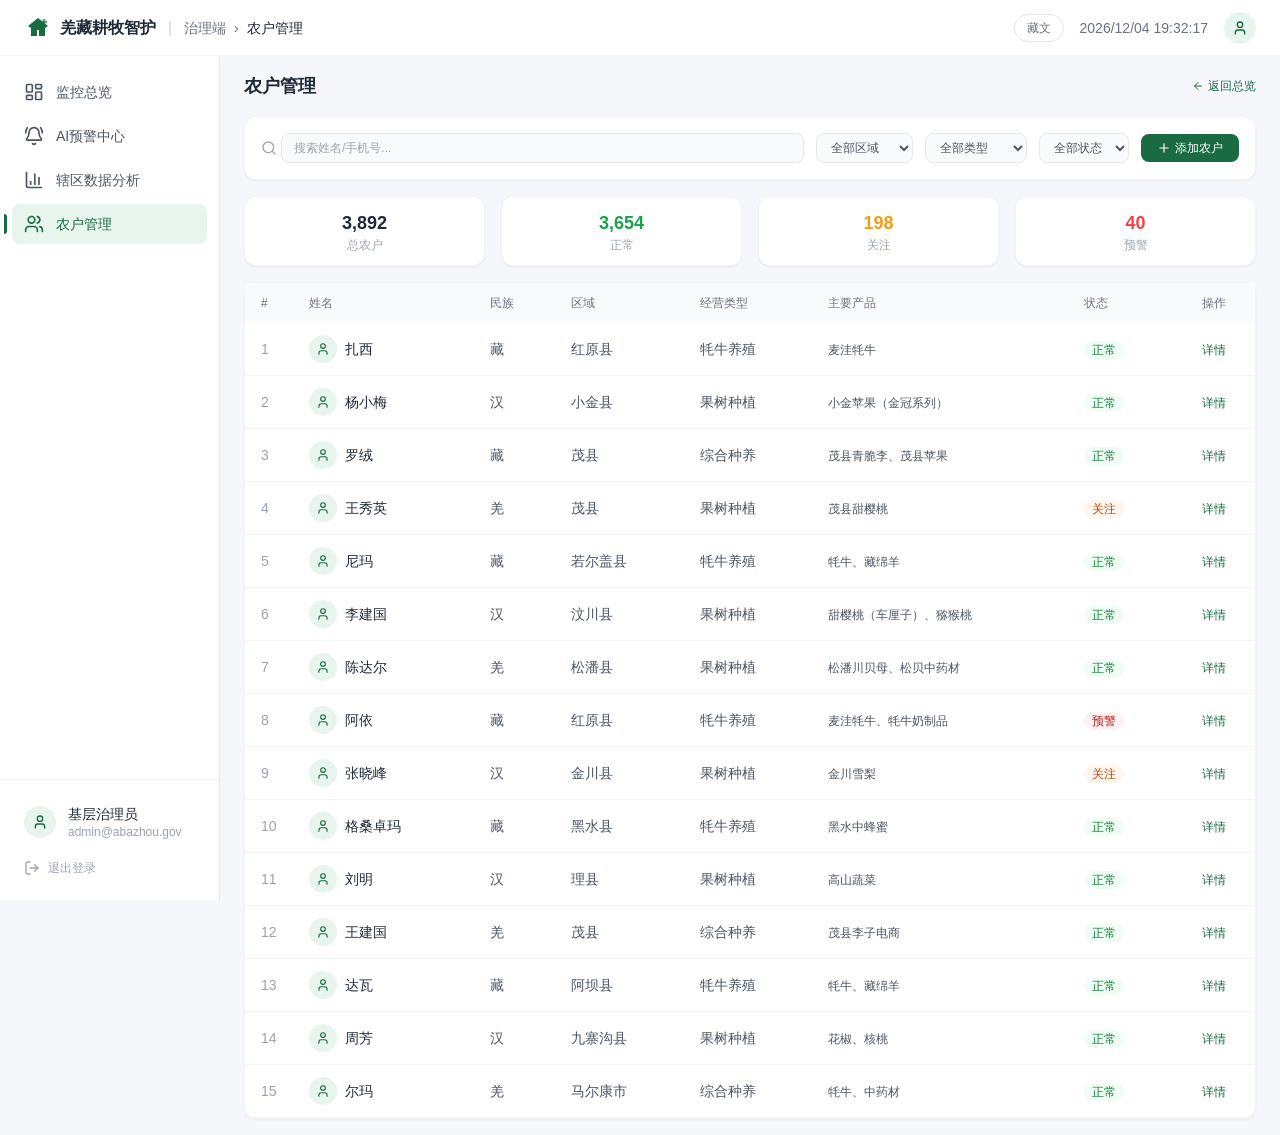
<file: governance/farmers.html>
<!DOCTYPE html>
<html lang="zh-CN">
<head>
  <meta charset="UTF-8">
  <meta name="viewport" content="width=device-width, initial-scale=1.0">
  <title>农户管理 - 羌藏耕牧智护</title>
  <script src="../js/vendor/tailwind-play.min.js"></script>
  <script>
    tailwind.config = {
      theme: {
        extend: {
          colors: {
            primary: { DEFAULT: '#1A6B42', light: '#E8F5EE', dark: '#134E30' },
            secondary: { DEFAULT: '#D4860A', light: '#FFF8EB' },
            accent: { red: '#E74C3C', orange: '#F39C12' }
          },
          fontFamily: { sans: ['Noto Sans SC', '-apple-system', 'BlinkMacSystemFont', 'Segoe UI', 'sans-serif'] }
        }
      }
    }
  </script>
  <script src="../js/vendor/lucide.min.js"></script>
  <script src="../js/vendor/chart.min.js"></script>
  <link rel="stylesheet" href="../css/custom.css">
</head>
<body>
  <div id="global-toast" class="toast"></div>

  <script src="../js/mock-data.js"></script>
  <script src="../js/components.js"></script>
  <script>
    const MD = window.MockData;
  </script>

  <div class="gov-container">
    <!-- ====== 顶部导航栏 ====== -->
    <header class="fixed top-0 left-0 right-0 bg-white border-b border-gray-100 z-50" style="height:56px">
      <div class="flex items-center justify-between h-full px-6">
        <div class="flex items-center gap-3">
          <button id="sidebar-toggle" class="lg:hidden w-8 h-8 flex items-center justify-center rounded-lg hover:bg-gray-100 transition text-gray-500">
            <i data-lucide="menu" class="w-5 h-5"></i>
          </button>
          <a href="dashboard.html" class="flex items-center gap-2 text-primary hover:opacity-80 transition">
            <svg width="28" height="28" viewBox="0 0 28 28" fill="none">
              <path d="M14 4L4 12l3 2v8h6v-6h2v6h6v-8l3-2L14 4z" fill="#1A6B42"/>
              <circle cx="20" cy="8" r="3" fill="#1A6B42" opacity="0.3"/>
              <path d="M20 5.5v5M17.5 8h5" stroke="#1A6B42" stroke-width="1" stroke-linecap="round"/>
            </svg>
            <span class="font-semibold text-gray-800 hidden sm:inline">羌藏耕牧智护</span>
          </a>
          <span class="text-gray-300 hidden sm:inline">|</span>
          <nav class="text-sm text-gray-500 hidden sm:block">
            <a href="dashboard.html" class="hover:text-primary transition">治理端</a>
            <span class="mx-1">›</span>
            <span class="text-gray-800 font-medium" data-zh="农户管理" data-bo="ཞིང་པ་དོ་དམ">农户管理</span>
          </nav>
        </div>
        <div class="flex items-center gap-4">
          <button id="lang-switch" class="lang-switch">藏文</button>
          <span id="live-clock" class="text-sm text-gray-500 tabular-nums hidden sm:inline"></span>
          <div class="w-8 h-8 rounded-full bg-primary-light flex items-center justify-center">
            <i data-lucide="user" class="w-4 h-4 text-primary"></i>
          </div>
        </div>
      </div>
    </header>
    <div style="height:56px"></div>

    <!-- ====== 主体布局 ====== -->
    <div class="gov-layout">
      <div id="sidebar-overlay" class="sidebar-overlay"></div>

      <!-- 左侧菜单 -->
      <aside id="gov-sidebar" class="gov-sidebar">
        <nav class="py-4 px-3 space-y-1">
          <a href="dashboard.html" class="gov-nav-item flex items-center gap-3 px-3 py-2.5 rounded-lg text-sm font-medium transition text-gray-600 hover:bg-gray-100 hover:text-gray-800">
            <i data-lucide="layout-dashboard" class="w-5 h-5 flex-shrink-0"></i>
            <span data-zh="监控总览" data-bo="ལྟ་སྐོར་མཐོ་རྟགས">监控总览</span>
          </a>
          <a href="alerts.html" class="gov-nav-item flex items-center gap-3 px-3 py-2.5 rounded-lg text-sm font-medium transition text-gray-600 hover:bg-gray-100 hover:text-gray-800">
            <i data-lucide="bell-ring" class="w-5 h-5 flex-shrink-0"></i>
            <span data-zh="AI预警中心" data-bo="AI ཉེན་བརྡ་ལྟེ་གནས">AI预警中心</span>
          </a>
          <a href="analytics.html" class="gov-nav-item flex items-center gap-3 px-3 py-2.5 rounded-lg text-sm font-medium transition text-gray-600 hover:bg-gray-100 hover:text-gray-800">
            <i data-lucide="bar-chart-3" class="w-5 h-5 flex-shrink-0"></i>
            <span data-zh="辖区数据分析" data-bo="ས་ཁུལ་གཞི་གྲངས་དབྱེ་ཞིབ">辖区数据分析</span>
          </a>
          <a href="farmers.html" class="gov-nav-item flex items-center gap-3 px-3 py-2.5 rounded-lg text-sm font-medium transition gov-nav-item-active">
            <i data-lucide="users" class="w-5 h-5 flex-shrink-0"></i>
            <span data-zh="农户管理" data-bo="ཞིང་པ་དོ་དམ">农户管理</span>
          </a>
        </nav>
        <div class="mt-auto px-3 py-4 border-t border-gray-100">
          <div class="flex items-center gap-3 px-3 py-2">
            <div class="w-8 h-8 rounded-full bg-primary-light flex items-center justify-center flex-shrink-0">
              <i data-lucide="user" class="w-4 h-4 text-primary"></i>
            </div>
            <div class="min-w-0 flex-1">
              <p class="text-sm font-medium text-gray-800 truncate">基层治理员</p>
              <p class="text-xs text-gray-400 truncate">admin@abazhou.gov</p>
            </div>
          </div>
          <a href="../login.html" class="flex items-center gap-2 px-3 py-2 mt-1 text-xs text-gray-400 hover:text-gray-600 rounded-lg hover:bg-gray-50 transition">
            <i data-lucide="log-out" class="w-4 h-4"></i>
            <span>退出登录</span>
          </a>
        </div>
      </aside>

      <!-- 右侧主内容 -->
      <main class="gov-main">
        <div class="max-w-[1600px] mx-auto">

          <!-- ====== 页面标题 ====== -->
          <div class="flex items-center justify-between mb-4">
            <h1 class="text-lg font-bold text-gray-800" data-zh="农户管理" data-bo="ཞིང་པ་དོ་དམ">农户管理</h1>
            <a href="dashboard.html" class="text-xs text-primary hover:underline flex items-center gap-1">
              <i data-lucide="arrow-left" class="w-3 h-3"></i>
              <span data-zh="返回总览" data-bo="ལྟ་སྐོར་ལ་འཛུལ་བ">返回总览</span>
            </a>
          </div>

          <!-- ====== 搜索与筛选栏 ====== -->
          <div class="bg-white rounded-xl shadow-sm border border-gray-100 p-4 mb-4">
            <div class="flex flex-wrap items-center gap-3">
              <!-- 搜索框 -->
              <div class="flex items-center gap-1 flex-1 min-w-[200px]">
                <i data-lucide="search" class="w-4 h-4 text-gray-400 flex-shrink-0"></i>
                <input id="search-input" type="text" placeholder="搜索姓名/手机号..." class="text-xs bg-gray-50 border border-gray-200 rounded-lg px-3 py-1.5 text-gray-600 focus:outline-none focus:border-primary w-full" oninput="filterFarmers()">
              </div>
              <!-- 区域筛选 -->
              <select id="county-filter" class="text-xs bg-gray-50 border border-gray-200 rounded-lg px-2.5 py-1.5 text-gray-600 focus:outline-none focus:border-primary" onchange="filterFarmers()">
                <option value="all">全部区域</option>
                ${MD.counties.map(c => `<option value="${c.name}">${c.name}</option>`).join('')}
              </select>
              <!-- 经营类型 -->
              <select id="type-filter" class="text-xs bg-gray-50 border border-gray-200 rounded-lg px-2.5 py-1.5 text-gray-600 focus:outline-none focus:border-primary" onchange="filterFarmers()">
                <option value="all">全部类型</option>
                <option value="planting">果树种植</option>
                <option value="breeding">牦牛养殖</option>
                <option value="mixed">综合种养</option>
                <option value="herb">中药材种植</option>
                <option value="honey">蜂蜜养殖</option>
              </select>
              <!-- 状态筛选 -->
              <select id="status-filter" class="text-xs bg-gray-50 border border-gray-200 rounded-lg px-2.5 py-1.5 text-gray-600 focus:outline-none focus:border-primary" onchange="filterFarmers()">
                <option value="all">全部状态</option>
                <option value="normal">正常</option>
                <option value="attention">关注</option>
                <option value="warning">预警</option>
              </select>
              <!-- 添加农户按钮 -->
              <button onclick="openAddFarmerModal()" class="bg-primary text-white text-xs px-4 py-1.5 rounded-lg hover:opacity-90 transition font-medium flex items-center gap-1 ml-auto">
                <i data-lucide="plus" class="w-3.5 h-3.5"></i>
                <span data-zh="添加农户" data-bo="ཞིང་པ་གསར་པ་ཁ་སྣོན">添加农户</span>
              </button>
            </div>
          </div>

          <!-- ====== 统计行 ====== -->
          <div class="grid grid-cols-4 gap-4 mb-4">
            <div class="bg-white rounded-xl shadow-sm border border-gray-100 p-3 text-center">
              <div class="text-lg font-bold text-gray-800">3,892</div>
              <div class="text-xs text-gray-400" data-zh="总农户" data-bo="ཞིང་པ་ཡོངས།">总农户</div>
            </div>
            <div class="bg-white rounded-xl shadow-sm border border-gray-100 p-3 text-center">
              <div class="text-lg font-bold text-green-600">3,654</div>
              <div class="text-xs text-gray-400" data-zh="正常" data-bo="སྤྱོད་ཐབས་ལྡན།">正常</div>
            </div>
            <div class="bg-white rounded-xl shadow-sm border border-gray-100 p-3 text-center">
              <div class="text-lg font-bold text-accent-orange">198</div>
              <div class="text-xs text-gray-400" data-zh="关注" data-bo="དོ་སྣང་བྱེད་དགོས།">关注</div>
            </div>
            <div class="bg-white rounded-xl shadow-sm border border-gray-100 p-3 text-center">
              <div class="text-lg font-bold text-red-500">40</div>
              <div class="text-xs text-gray-400" data-zh="预警" data-bo="ཉེན་བརྡ།">预警</div>
            </div>
          </div>

          <!-- ====== 农户列表 ====== -->
          <div class="bg-white rounded-xl shadow-sm border border-gray-100">
            <div class="overflow-x-auto">
              <table class="w-full">
                <thead>
                  <tr class="bg-gray-50">
                    <th class="text-left px-4 py-3 text-xs font-medium text-gray-500 w-12">#</th>
                    <th class="text-left px-4 py-3 text-xs font-medium text-gray-500" data-zh="姓名" data-bo="མིང">姓名</th>
                    <th class="text-left px-4 py-3 text-xs font-medium text-gray-500" data-zh="民族" data-bo="མི་རིགས">民族</th>
                    <th class="text-left px-4 py-3 text-xs font-medium text-gray-500" data-zh="区域" data-bo="ས་ཁུལ">区域</th>
                    <th class="text-left px-4 py-3 text-xs font-medium text-gray-500" data-zh="经营类型" data-bo="བྱེད་སྒོའི་རིགས">经营类型</th>
                    <th class="text-left px-4 py-3 text-xs font-medium text-gray-500" data-zh="主要产品" data-bo="གཙོ་བོའི་ཐོན་སྐྱེད">主要产品</th>
                    <th class="text-left px-4 py-3 text-xs font-medium text-gray-500" data-zh="状态" data-bo="གནས་ཚུལ">状态</th>
                    <th class="text-center px-4 py-3 text-xs font-medium text-gray-500" data-zh="操作" data-bo="བྱ་སྤྱོད">操作</th>
                  </tr>
                </thead>
                <tbody id="farmer-table-body">
                  <!-- 由JS动态渲染 -->
                </tbody>
              </table>
            </div>
            <!-- 空状态 -->
            <div id="empty-farmer-state" class="empty-state hidden">
              <i data-lucide="users" class="w-12 h-12 text-gray-300 mb-3"></i>
              <p class="text-sm font-medium text-gray-500" data-zh="暂无农户数据" data-bo="ཞིང་པ་གཞི་གྲངས་མེད">暂无农户数据</p>
              <p class="text-xs text-gray-400 mt-1" data-zh="尝试调整筛选条件或添加新农户" data-bo="ཞིང་པ་གསར་པ་ཁ་སྣོན">尝试调整筛选条件或添加新农户</p>
              <button onclick="openAddFarmerModal()" class="mt-4 bg-primary text-white text-sm px-4 py-2 rounded-lg hover:opacity-90 transition font-medium">
                <i data-lucide="plus" class="w-4 h-4 inline mr-1"></i>
                <span data-zh="添加农户" data-bo="ཞིང་པ་གསར་པ་ཁ་སྣོན">添加农户</span>
              </button>
            </div>
          </div>

        </div>
      </main>
    </div>
  </div>

  <!-- ====== 农户详情模态框 ====== -->
  <div id="farmer-modal" class="modal-overlay">
    <div class="bg-white rounded-xl shadow-lg max-w-3xl w-full mx-4 max-h-[85vh] overflow-y-auto">
      <!-- 头部 -->
      <div class="flex items-center justify-between px-6 py-4 border-b border-gray-100 sticky top-0 bg-white z-10">
        <div class="flex items-center gap-3">
          <div class="w-10 h-10 rounded-full bg-primary-light flex items-center justify-center">
            <i data-lucide="user" class="w-5 h-5 text-primary"></i>
          </div>
          <div>
            <h2 id="farmer-modal-name" class="text-base font-semibold text-gray-800"></h2>
            <p id="farmer-modal-sub" class="text-xs text-gray-400"></p>
          </div>
        </div>
        <button onclick="closeModal('farmer-modal')" class="w-8 h-8 flex items-center justify-center rounded-lg hover:bg-gray-100 transition">
          <i data-lucide="x" class="w-4 h-4 text-gray-400"></i>
        </button>
      </div>
      <!-- Tab切换 -->
      <div class="px-6 pt-3 border-b border-gray-100">
        <div class="flex gap-6" id="farmer-tabs">
          <button class="farmer-tab active text-sm font-medium text-primary border-b-2 border-primary pb-2 transition" data-tab="info" data-zh="基本信息" data-bo="གཞི་རྩའི་གནས་ཚུལ">基本信息</button>
          <button class="farmer-tab text-sm font-medium text-gray-500 hover:text-gray-700 pb-2 transition" data-tab="alerts" data-zh="预警记录" data-bo="ཉེན་བརྡ་ཐོ">预警记录</button>
          <button class="farmer-tab text-sm font-medium text-gray-500 hover:text-gray-700 pb-2 transition" data-tab="training" data-zh="培训记录" data-bo="སྦྱོང་བརྡར་ཐོ">培训记录</button>
        </div>
      </div>
      <!-- Tab内容 -->
      <div class="px-6 py-4">
        <!-- Tab1: 基本信息 -->
        <div id="tab-info" class="farmer-tab-content">
          <!-- 由JS渲染 -->
        </div>
        <!-- Tab2: 预警记录 -->
        <div id="tab-alerts" class="farmer-tab-content hidden">
          <div id="farmer-alerts-list" class="space-y-3"></div>
        </div>
        <!-- Tab3: 培训记录 -->
        <div id="tab-training" class="farmer-tab-content hidden">
          <div id="farmer-training-list" class="space-y-3"></div>
          <div id="farmer-training-empty" class="empty-state hidden">
            <i data-lucide="book-open" class="w-10 h-10 text-gray-300 mb-2"></i>
            <p class="text-xs font-medium text-gray-500" data-zh="该农户尚未参加培训" data-bo="ཞིང་པ་འདིས་སྦྱོང་བརྡར་ལ་ཞུགས་མེད">该农户尚未参加培训</p>
          </div>
          <div class="flex items-center justify-between mt-4 pt-3 border-t border-gray-100">
            <div class="flex gap-4 text-xs text-gray-500" id="training-stats"></div>
            <button onclick="showToast('报名成功')" class="bg-primary text-white text-xs px-4 py-1.5 rounded-lg hover:opacity-90 transition font-medium" data-zh="报名培训" data-bo="སྦྱོང་བརྡར་ལ་མིང་འགོད">报名培训</button>
          </div>
        </div>
      </div>
      <!-- 底部操作 -->
      <div class="px-6 py-3 border-t border-gray-100 flex items-center gap-3">
        <button onclick="showToast('编辑功能已打开')" class="bg-white text-primary border border-primary text-sm px-4 py-1.5 rounded-lg hover:bg-primary-light transition font-medium" data-zh="编辑信息" data-bo="གནས་ཚུལ་སྒྲིག་བཅོས">编辑信息</button>
        <button onclick="showToast('通知已发送')" class="bg-white text-gray-600 border border-gray-200 text-sm px-4 py-1.5 rounded-lg hover:bg-gray-50 transition font-medium" data-zh="发送通知" data-bo="བརྡ་འཕྲིན་གཏོང་བ">发送通知</button>
        <button onclick="showToast('查看完整档案')" class="text-primary text-sm hover:underline ml-auto font-medium" data-zh="查看完整档案 ›" data-bo="ཡོངས་རྫོགས་ཡིག་ཚགས་ལ་ལྟ་ཞིབ།">查看完整档案 ›</button>
      </div>
    </div>
  </div>

  <!-- ====== 添加农户模态框 ====== -->
  <div id="add-farmer-modal" class="modal-overlay">
    <div class="bg-white rounded-xl shadow-lg max-w-lg w-full mx-4 max-h-[85vh] overflow-y-auto">
      <div class="flex items-center justify-between px-6 py-4 border-b border-gray-100">
        <h2 class="text-base font-semibold text-gray-800" data-zh="添加农户" data-bo="ཞིང་པ་གསར་པ་ཁ་སྣོན">添加农户</h2>
        <button onclick="closeModal('add-farmer-modal')" class="w-8 h-8 flex items-center justify-center rounded-lg hover:bg-gray-100 transition">
          <i data-lucide="x" class="w-4 h-4 text-gray-400"></i>
        </button>
      </div>
      <div class="px-6 py-4 space-y-4">
        <div class="grid grid-cols-2 gap-4">
          <div>
            <label class="text-xs text-gray-500 font-medium block mb-1" data-zh="姓名" data-bo="མིང">姓名</label>
            <input type="text" placeholder="请输入姓名" class="w-full text-sm bg-gray-50 border border-gray-200 rounded-lg px-3 py-2 focus:outline-none focus:border-primary">
          </div>
          <div>
            <label class="text-xs text-gray-500 font-medium block mb-1" data-zh="民族" data-bo="མི་རིགས">民族</label>
            <select class="w-full text-sm bg-gray-50 border border-gray-200 rounded-lg px-3 py-2 focus:outline-none focus:border-primary">
              <option>藏</option>
              <option>羌</option>
              <option>汉</option>
              <option>回</option>
            </select>
          </div>
          <div>
            <label class="text-xs text-gray-500 font-medium block mb-1" data-zh="手机号" data-bo="ཁ་པར་ཨང་གྲངས">手机号</label>
            <input type="text" placeholder="请输入手机号" class="w-full text-sm bg-gray-50 border border-gray-200 rounded-lg px-3 py-2 focus:outline-none focus:border-primary">
          </div>
          <div>
            <label class="text-xs text-gray-500 font-medium block mb-1" data-zh="所在区域" data-bo="གནས་སའི་ས་ཁུལ">所在区域</label>
            <select class="w-full text-sm bg-gray-50 border border-gray-200 rounded-lg px-3 py-2 focus:outline-none focus:border-primary">
              ${MD.counties.map(c => `<option>${c.name}</option>`).join('')}
            </select>
          </div>
          <div>
            <label class="text-xs text-gray-500 font-medium block mb-1" data-zh="经营类型" data-bo="བྱེད་སྒོའི་རིགས">经营类型</label>
            <select class="w-full text-sm bg-gray-50 border border-gray-200 rounded-lg px-3 py-2 focus:outline-none focus:border-primary">
              <option>牦牛养殖</option>
              <option>果树种植</option>
              <option>综合种养</option>
              <option>中药材种植</option>
              <option>蜂蜜养殖</option>
            </select>
          </div>
          <div>
            <label class="text-xs text-gray-500 font-medium block mb-1" data-zh="主要产品" data-bo="གཙོ་བོའི་ཐོན་སྐྱེད">主要产品</label>
            <input type="text" placeholder="如：麦洼牦牛、小金苹果" class="w-full text-sm bg-gray-50 border border-gray-200 rounded-lg px-3 py-2 focus:outline-none focus:border-primary">
          </div>
        </div>
        <div>
          <label class="text-xs text-gray-500 font-medium block mb-1" data-zh="家庭地址" data-bo="ཁྱིམ་ཚང་གི་ས་གནས">家庭地址</label>
          <input type="text" placeholder="请输入详细地址" class="w-full text-sm bg-gray-50 border border-gray-200 rounded-lg px-3 py-2 focus:outline-none focus:border-primary">
        </div>
      </div>
      <div class="px-6 py-3 border-t border-gray-100 flex items-center gap-3 justify-end">
        <button onclick="closeModal('add-farmer-modal')" class="bg-white text-gray-600 border border-gray-200 text-sm px-5 py-2 rounded-lg hover:bg-gray-50 transition font-medium" data-zh="取消" data-bo="བཤོལ་བ">取消</button>
        <button onclick="closeModal('add-farmer-modal'); showToast('农户添加成功')" class="bg-primary text-white text-sm px-5 py-2 rounded-lg hover:opacity-90 transition font-medium" data-zh="确认添加" data-bo="ཁ་སྣོན་གཏན་འབེབས">确认添加</button>
      </div>
    </div>
  </div>

  <script>
    // ========== 初始化 ==========
    document.addEventListener('DOMContentLoaded', function() {
      initLanguageSwitch();
      initClock();
      initGovSidebar();
      if (window.lucide) lucide.createIcons();
      setFavicon();

      renderFarmerTable();

      // Tab切换
      document.querySelectorAll('.farmer-tab').forEach(tab => {
        tab.addEventListener('click', function() {
          document.querySelectorAll('.farmer-tab').forEach(t => {
            t.className = 'farmer-tab text-sm font-medium text-gray-500 hover:text-gray-700 pb-2 transition';
          });
          this.className = 'farmer-tab active text-sm font-medium text-primary border-b-2 border-primary pb-2 transition';
          document.querySelectorAll('.farmer-tab-content').forEach(c => c.classList.add('hidden'));
          document.getElementById('tab-' + this.dataset.tab).classList.remove('hidden');
        });
      });
    });

    let currentFarmers = [];

    function renderFarmerTable(farmers) {
      const data = farmers || MD.farmers;
      currentFarmers = data;
      const tbody = document.getElementById('farmer-table-body');
      const emptyState = document.getElementById('empty-farmer-state');

      if (data.length === 0) {
        tbody.innerHTML = '';
        emptyState.classList.remove('hidden');
        return;
      }
      emptyState.classList.add('hidden');

      const statusMap = {
        normal: { cn: '正常', color: 'bg-green-50 text-green-700' },
        attention: { cn: '关注', color: 'bg-orange-50 text-orange-700' },
        warning: { cn: '预警', color: 'bg-red-50 text-red-700' }
      };

      const typeNames = {
        planting: '果树种植', breeding: '牦牛养殖', mixed: '综合种养',
        herb: '中药材种植', honey: '蜂蜜养殖', vegetable: '蔬菜种植'
      };

      tbody.innerHTML = data.map(f => `
        <tr class="border-b border-gray-100 hover:bg-gray-50 transition cursor-pointer" onclick="openFarmerDetail(${f.id})">
          <td class="px-4 py-3 text-sm text-gray-400">${f.id}</td>
          <td class="px-4 py-3">
            <div class="flex items-center gap-2">
              <div class="w-7 h-7 rounded-full bg-primary-light flex items-center justify-center flex-shrink-0">
                <i data-lucide="user" class="w-3.5 h-3.5 text-primary"></i>
              </div>
              <span class="text-sm font-medium text-gray-800">${f.name}</span>
            </div>
          </td>
          <td class="px-4 py-3 text-sm text-gray-600">${f.ethnicity}</td>
          <td class="px-4 py-3 text-sm text-gray-600">${f.county}</td>
          <td class="px-4 py-3 text-sm text-gray-600">${typeNames[f.type] || f.typeName}</td>
          <td class="px-4 py-3">
            <span class="text-xs text-gray-600">${f.mainProduct}</span>
          </td>
          <td class="px-4 py-3">
            <span class="text-xs px-2 py-0.5 rounded-full font-medium ${statusMap[f.status].color}">${statusMap[f.status].cn}</span>
          </td>
          <td class="px-4 py-3 text-center">
            <button onclick="event.stopPropagation(); openFarmerDetail(${f.id})" class="text-xs text-primary hover:underline font-medium" data-zh="详情" data-bo="ཞིབ་བཤེར">详情</button>
          </td>
        </tr>
      `).join('');

      if (window.lucide) lucide.createIcons();
    }

    function filterFarmers() {
      let data = [...MD.farmers];

      const query = document.getElementById('search-input').value.trim().toLowerCase();
      if (query) {
        data = data.filter(f =>
          f.name.includes(query) ||
          (f.phone && f.phone.includes(query))
        );
      }

      const county = document.getElementById('county-filter').value;
      if (county !== 'all') data = data.filter(f => f.county === county);

      const type = document.getElementById('type-filter').value;
      if (type !== 'all') data = data.filter(f => f.type === type);

      const status = document.getElementById('status-filter').value;
      if (status !== 'all') data = data.filter(f => f.status === status);

      renderFarmerTable(data);
    }

    function openFarmerDetail(id) {
      const f = MD.farmers.find(x => x.id === id);
      if (!f) return;

      document.getElementById('farmer-modal-name').textContent = f.name;
      document.getElementById('farmer-modal-sub').textContent = f.phone + ' · ' + f.county + f.town;

      // 基本信息Tab
      const infoHtml = `
        <div class="grid grid-cols-2 gap-4 mb-4">
          <div class="bg-gray-50 rounded-lg p-3">
            <div class="text-xs text-gray-400 mb-1">姓名</div>
            <div class="text-sm font-medium text-gray-800">${f.name}</div>
          </div>
          <div class="bg-gray-50 rounded-lg p-3">
            <div class="text-xs text-gray-400 mb-1">年龄 / 民族</div>
            <div class="text-sm font-medium text-gray-800">${f.ethnicity}</div>
          </div>
          <div class="bg-gray-50 rounded-lg p-3">
            <div class="text-xs text-gray-400 mb-1">联系电话</div>
            <div class="text-sm font-medium text-gray-800">${f.phone}</div>
          </div>
          <div class="bg-gray-50 rounded-lg p-3">
            <div class="text-xs text-gray-400 mb-1">家庭地址</div>
            <div class="text-sm font-medium text-gray-800">${f.county} ${f.town}</div>
          </div>
        </div>
        <h3 class="text-xs font-semibold text-gray-500 mb-3 uppercase tracking-wide" data-zh="经营信息" data-bo="བྱེད་སྒོའི་གནས་ཚུལ">经营信息</h3>
        <div class="grid grid-cols-3 gap-3 mb-4">
          <div class="bg-gray-50 rounded-lg p-3 text-center">
            <div class="text-xs text-gray-400 mb-1" data-zh="经营类型" data-bo="བྱེད་སྒོའི་རིགས">经营类型</div>
            <div class="text-sm font-medium text-gray-800">${f.typeName}</div>
          </div>
          <div class="bg-gray-50 rounded-lg p-3 text-center">
            <div class="text-xs text-gray-400 mb-1" data-zh="耕地面积" data-bo="ཞིང་སའི་རྒྱ་ཁྱོན">耕地面积</div>
            <div class="text-sm font-medium text-gray-800">${f.area.farmland || 0} 亩</div>
          </div>
          <div class="bg-gray-50 rounded-lg p-3 text-center">
            <div class="text-xs text-gray-400 mb-1" data-zh="草场面积" data-bo="རྩྭ་ཐང་རྒྱ་ཁྱོན">草场面积</div>
            <div class="text-sm font-medium text-gray-800">${(f.area.grassland || 0).toLocaleString()} 亩</div>
          </div>
        </div>
        <div class="bg-white border border-gray-100 rounded-lg p-3 mb-4">
          <div class="text-xs text-gray-400 mb-2" data-zh="主要产品" data-bo="གཙོ་བོའི་ཐོན་སྐྱེད">主要产品</div>
          <div class="text-sm font-medium text-gray-800">${f.mainProduct}</div>
          <div class="flex flex-wrap gap-2 mt-2">
            ${f.livestock && f.livestock.yak ? `<span class="text-[10px] bg-primary-light text-primary px-2 py-0.5 rounded-full">牦牛 ${f.livestock.yak}头</span>` : ''}
            ${f.livestock && f.livestock.sheep ? `<span class="text-[10px] bg-orange-50 text-orange-700 px-2 py-0.5 rounded-full">绵羊 ${f.livestock.sheep}只</span>` : ''}
            ${f.livestock && f.livestock.horse ? `<span class="text-[10px] bg-blue-50 text-blue-700 px-2 py-0.5 rounded-full">马 ${f.livestock.horse}匹</span>` : ''}
          </div>
        </div>
        <div class="bg-white border border-gray-100 rounded-lg p-3">
          <div class="flex items-center justify-between mb-2">
            <span class="text-xs text-gray-400" data-zh="本月收入" data-bo="ཟླ་འདིའི་ཡོང་འབབ">本月收入</span>
            <span class="text-xs text-green-600 font-medium">↑ 趋势向好</span>
          </div>
          <div class="text-xl font-bold text-gray-800">¥${f.monthlyIncome.toLocaleString()}</div>
          <div class="flex items-center gap-1 mt-2">
            ${f.incomeTrend.map((v, i) => {
              const h = Math.max(4, (v / Math.max(...f.incomeTrend)) * 40);
              const color = i === f.incomeTrend.length - 1 ? 'bg-primary' : 'bg-primary-light';
              return `<div class="w-3 ${color} rounded-sm" style="height:${h}px"></div>`;
            }).join('')}
          </div>
        </div>
      `;
      document.getElementById('tab-info').innerHTML = infoHtml;

      // 预警记录Tab
      const farmerAlerts = MD.alerts.filter(a => a.county === f.county && (!f.town || a.location?.includes(f.town) || true));
      const alertsContainer = document.getElementById('farmer-alerts-list');
      if (farmerAlerts.length > 0) {
        const levelColors = { red: 'bg-red-500', orange: 'bg-orange-400', yellow: 'bg-yellow-400' };
        const levelTexts = { red: '紧急', orange: '重要', yellow: '关注' };
        const statusColors = { pending: 'text-red-600', processing: 'text-orange-500', resolved: 'text-green-600' };
        const statusTexts = { pending: '待处理', processing: '处理中', resolved: '已处理' };
        alertsContainer.innerHTML = farmerAlerts.slice(0, 5).map(a => `
          <div class="flex items-start gap-3 p-3 bg-gray-50 rounded-lg">
            <span class="w-2 h-2 rounded-full ${levelColors[a.level] || 'bg-yellow-400'} mt-1.5 flex-shrink-0"></span>
            <div class="flex-1 min-w-0">
              <div class="flex items-center gap-2 mb-0.5">
                <span class="text-[10px] px-1.5 py-0.5 rounded-full font-medium ${a.level === 'red' ? 'bg-red-50 text-red-700' : a.level === 'orange' ? 'bg-orange-50 text-orange-700' : 'bg-yellow-50 text-yellow-700'}">${levelTexts[a.level] || a.level}</span>
                <span class="text-[10px] text-gray-400">${a.typeName}</span>
                <span class="text-[10px] text-gray-400 ml-auto">${a.time}</span>
              </div>
              <p class="text-xs text-gray-700">${a.title}</p>
              <p class="text-[10px] ${statusColors[a.status] || 'text-gray-400'} mt-0.5">${statusTexts[a.status] || a.status}</p>
            </div>
          </div>
        `).join('');
      } else {
        alertsContainer.innerHTML = `<div class="text-center py-8 text-xs text-gray-400" data-zh="暂无预警记录" data-bo="ཉེན་བརྡ་ཐོ་མེད">暂无预警记录</div>`;
      }

      // 培训记录Tab
      const trainingContainer = document.getElementById('farmer-training-list');
      const trainingEmpty = document.getElementById('farmer-training-empty');
      const trainingStats = document.getElementById('training-stats');

      if (f.trainingRecords && f.trainingRecords.length > 0) {
        trainingEmpty.classList.add('hidden');
        trainingContainer.classList.remove('hidden');
        const statusColors = { completed: 'bg-green-50 text-green-700', upcoming: 'bg-blue-50 text-blue-700' };
        const statusTexts = { completed: '已完成', upcoming: '待参加' };
        trainingContainer.innerHTML = f.trainingRecords.map(t => `
          <div class="flex items-center justify-between p-3 bg-gray-50 rounded-lg">
            <div class="flex-1 min-w-0">
              <div class="flex items-center gap-2 mb-1">
                <span class="text-[10px] px-1.5 py-0.5 rounded-full ${t.type === '线下培训' ? 'bg-primary-light text-primary' : 'bg-blue-50 text-blue-700'}">${t.type}</span>
                <span class="text-xs text-gray-700 font-medium">${t.topic}</span>
              </div>
              <div class="text-[10px] text-gray-400">
                ${t.date} · ${t.duration}
              </div>
            </div>
            <div class="text-right flex-shrink-0 ml-3">
              <span class="text-[10px] px-2 py-0.5 rounded-full font-medium ${statusColors[t.status] || 'bg-gray-100 text-gray-500'}">${statusTexts[t.status] || t.status}</span>
              ${t.score ? `<div class="text-[10px] text-accent-orange mt-0.5">${t.score}分</div>` : ''}
            </div>
          </div>
        `).join('');

        const completed = f.trainingRecords.filter(t => t.status === 'completed');
        const totalHours = f.trainingRecords.reduce((sum, t) => {
          const h = parseInt(t.duration);
          return sum + (isNaN(h) ? 0 : h);
        }, 0);
        const avgScore = completed.length > 0
          ? (completed.reduce((sum, t) => sum + (t.score || 0), 0) / completed.length).toFixed(1)
          : '—';
        trainingStats.innerHTML = `
          <span data-zh="累计参加培训" data-bo="སྦྱོང་བརྡར་ལ་ཞུགས་ཚང">累计参加培训</span> <b>${completed.length}</b> 次
          <span data-zh="总培训时长" data-bo="སྦྱོང་བརྡར་ཡུན་ཚད">总培训时长</span> <b>${totalHours}</b> 小时
          <span data-zh="平均评分" data-bo="དཔྱད་གཞིའི་ཚད་གཞི">平均评分</span> <b>${avgScore}</b>
        `;
      } else {
        trainingContainer.innerHTML = '';
        trainingContainer.classList.add('hidden');
        trainingEmpty.classList.remove('hidden');
        trainingStats.innerHTML = '';
      }

      openModal('farmer-modal');
      if (window.lucide) lucide.createIcons();
    }

    function openAddFarmerModal() {
      openModal('add-farmer-modal');
    }
  </script>
</body>
</html>
</file>
<file: css/custom.css>
/* ========================================
   羌藏耕牧智护 - 自定义样式
   Tailwind CSS 补充样式
   ======================================== */

/* 全局字体 */
body {
  font-family: 'Noto Sans SC', -apple-system, BlinkMacSystemFont, 'Segoe UI', sans-serif;
  -webkit-font-smoothing: antialiased;
  -moz-osx-font-smoothing: grayscale;
}

/* 滚动条美化 */
::-webkit-scrollbar {
  width: 6px;
  height: 6px;
}
::-webkit-scrollbar-track {
  background: #f1f1f1;
  border-radius: 3px;
}
::-webkit-scrollbar-thumb {
  background: #c1c1c1;
  border-radius: 3px;
}
::-webkit-scrollbar-thumb:hover {
  background: #a1a1a1;
}

/* ========================================
   动画
   ======================================== */

/* 预警卡片闪烁 */
@keyframes pulse-warning {
  0%, 100% { opacity: 1; }
  50% { opacity: 0.7; }
}
.animate-pulse-warning {
  animation: pulse-warning 2s infinite;
}

/* 直播指示灯脉冲 */
@keyframes pulse-dot {
  0%, 100% { opacity: 1; }
  50% { opacity: 0.3; }
}
.animate-pulse-dot {
  animation: pulse-dot 1.5s infinite;
}

/* 牦牛北斗定位脉冲 */
@keyframes pulse-beidou {
  0% { transform: scale(1); opacity: 1; }
  50% { transform: scale(1.8); opacity: 0.3; }
  100% { transform: scale(2.5); opacity: 0; }
}
.animate-pulse-beidou {
  animation: pulse-beidou 2s infinite;
}

/* 淡入动画 */
@keyframes fadeIn {
  from { opacity: 0; transform: translateY(10px); }
  to { opacity: 1; transform: translateY(0); }
}
.animate-fade-in {
  animation: fadeIn 0.3s ease-out;
}

/* 打字指示器动画 */
@keyframes typing-dot {
  0%, 60%, 100% { transform: translateY(0); }
  30% { transform: translateY(-4px); }
}
.typing-dot {
  display: inline-block;
  width: 6px;
  height: 6px;
  background-color: #9CA3AF;
  border-radius: 50%;
  margin: 0 2px;
}
.typing-dot:nth-child(1) { animation: typing-dot 1.4s infinite 0s; }
.typing-dot:nth-child(2) { animation: typing-dot 1.4s infinite 0.2s; }
.typing-dot:nth-child(3) { animation: typing-dot 1.4s infinite 0.4s; }

/* ========================================
   手风琴折叠组件
   ======================================== */
.accordion-content {
  max-height: 0;
  overflow: hidden;
  transition: max-height 0.3s ease;
}
.accordion-content.open {
  max-height: 2000px;
}
.accordion-header .chevron-icon,
.accordion-header .accordion-arrow {
  transition: transform 0.3s ease;
}
.accordion-header.active .chevron-icon,
.accordion-header.active .accordion-arrow {
  transform: rotate(180deg);
}

/* ========================================
   空状态组件
   ======================================== */
.empty-state {
  display: flex;
  flex-direction: column;
  align-items: center;
  justify-content: center;
  padding: 3rem 1rem;
}
.empty-state svg {
  color: #D1D5DB;
}

/* ========================================
   模态框遮罩
   ======================================== */
.modal-overlay {
  position: fixed;
  inset: 0;
  background-color: rgba(0, 0, 0, 0.4);
  display: flex;
  align-items: center;
  justify-content: center;
  z-index: 50;
  opacity: 0;
  pointer-events: none;
  transition: opacity 0.2s ease;
}
.modal-overlay.active {
  opacity: 1;
  pointer-events: auto;
}

/* ========================================
   Toast 提示
   ======================================== */
.toast {
  position: fixed;
  top: 80px;
  left: 50%;
  transform: translateX(-50%) translateY(-20px);
  background: rgba(26, 26, 46, 0.85);
  color: white;
  padding: 10px 20px;
  border-radius: 8px;
  font-size: 14px;
  z-index: 100;
  opacity: 0;
  transition: all 0.3s ease;
  pointer-events: none;
}
.toast.show {
  opacity: 1;
  transform: translateX(-50%) translateY(0);
}

/* ========================================
   经营端 - 移动端容器
   ======================================== */
.farming-container {
  max-width: 430px;
  margin: 0 auto;
  min-height: 100vh;
  background: #F5F7FA;
  position: relative;
}

/* 桌面端手机外框效果 */
@media (min-width: 768px) {
  .farming-container {
    box-shadow: 0 0 40px rgba(0, 0, 0, 0.1);
    border-radius: 20px;
    margin-top: 20px;
    margin-bottom: 20px;
    min-height: calc(100vh - 40px);
  }
}

/* 底部Tab栏安全区域 */
.farming-body {
  padding-bottom: 80px;
}

/* ========================================
   治理端 - 大屏布局
   ======================================== */
.gov-container {
  min-width: 1280px;
  min-height: 100vh;
  background: #F5F7FA;
}

/* ========================================
   治理端 - 侧边栏布局
   ======================================== */
.gov-layout {
  display: flex;
  min-height: calc(100vh - 56px);
  position: relative;
}

.gov-sidebar {
  width: 220px;
  flex-shrink: 0;
  background: #fff;
  border-right: 1px solid #e5e7eb;
  display: flex;
  flex-direction: column;
  position: fixed;
  top: 56px;
  left: 0;
  bottom: 0;
  z-index: 40;
  overflow-y: auto;
  transition: transform 0.25s ease;
}

.gov-main {
  flex: 1;
  margin-left: 220px;
  padding: 16px 24px;
  min-width: 0;
  background: #F5F7FA;
  min-height: calc(100vh - 56px);
}

.gov-nav-item {
  position: relative;
}
.gov-nav-item:hover {
  background: #F3F4F6;
}
.gov-nav-item-active {
  background: #E8F5EE !important;
  color: #1A6B42 !important;
  font-weight: 600;
}
.gov-nav-item-active::before {
  content: '';
  position: absolute;
  left: -8px;
  top: 50%;
  transform: translateY(-50%);
  width: 3px;
  height: 20px;
  background: #1A6B42;
  border-radius: 0 3px 3px 0;
}

/* 侧边栏遮罩（移动端） */
.sidebar-overlay {
  display: none;
  position: fixed;
  inset: 0;
  background: rgba(0,0,0,0.4);
  z-index: 35;
}
.sidebar-overlay.open {
  display: block;
}

/* 移动端适配 */
@media (max-width: 1024px) {
  .gov-sidebar {
    transform: translateX(-100%);
  }
  .gov-sidebar.open {
    transform: translateX(0);
  }
  .gov-main {
    margin-left: 0;
    padding: 12px 16px;
  }
  .gov-container {
    min-width: auto;
  }
}

/* ========================================
   聊天气泡
   ======================================== */
.chat-bubble-user {
  background: #E8F5EE;
  color: #1A1A2E;
  border-radius: 16px 16px 4px 16px;
  padding: 10px 14px;
  max-width: 80%;
  margin-left: auto;
}
.chat-bubble-ai {
  background: #FFFFFF;
  color: #1A1A2E;
  border-radius: 16px 16px 16px 4px;
  padding: 10px 14px;
  max-width: 80%;
  border: 1px solid #E5E7EB;
}

/* ========================================
   横向滚动容器
   ======================================== */
.scroll-x {
  overflow-x: auto;
  -webkit-overflow-scrolling: touch;
  scrollbar-width: none;
}
.scroll-x::-webkit-scrollbar {
  display: none;
}

/* ========================================
   进度条
   ======================================== */
.progress-bar {
  height: 6px;
  background: #E5E7EB;
  border-radius: 3px;
  overflow: hidden;
}
.progress-bar-fill {
  height: 100%;
  border-radius: 3px;
  transition: width 0.3s ease;
}

/* ========================================
   直播卡片渐变背景
   ======================================== */
.live-card-bg {
  background: linear-gradient(135deg, #134E30 0%, #1A6B42 50%, #E8F5EE 100%);
}

/* ========================================
   预警等级颜色
   ======================================== */
.level-red { color: #E74C3C; }
.level-orange { color: #F39C12; }
.level-yellow { color: #F1C40F; }
.level-green { color: #27AE60; }

/* ========================================
   双语切换按钮
   ======================================== */
.lang-switch {
  font-size: 12px;
  background: white;
  border: 1px solid #E5E7EB;
  border-radius: 9999px;
  padding: 4px 12px;
  color: #6B7280;
  cursor: pointer;
  transition: border-color 0.2s;
}
.lang-switch:hover {
  border-color: #1A6B42;
}

/* ========================================
   滚动公告栏
   ======================================== */
@keyframes scroll-left {
  0% { transform: translateX(100%); }
  100% { transform: translateX(-100%); }
}
.marquee-text {
  animation: scroll-left 30s linear infinite;
  white-space: nowrap;
}
</file>
